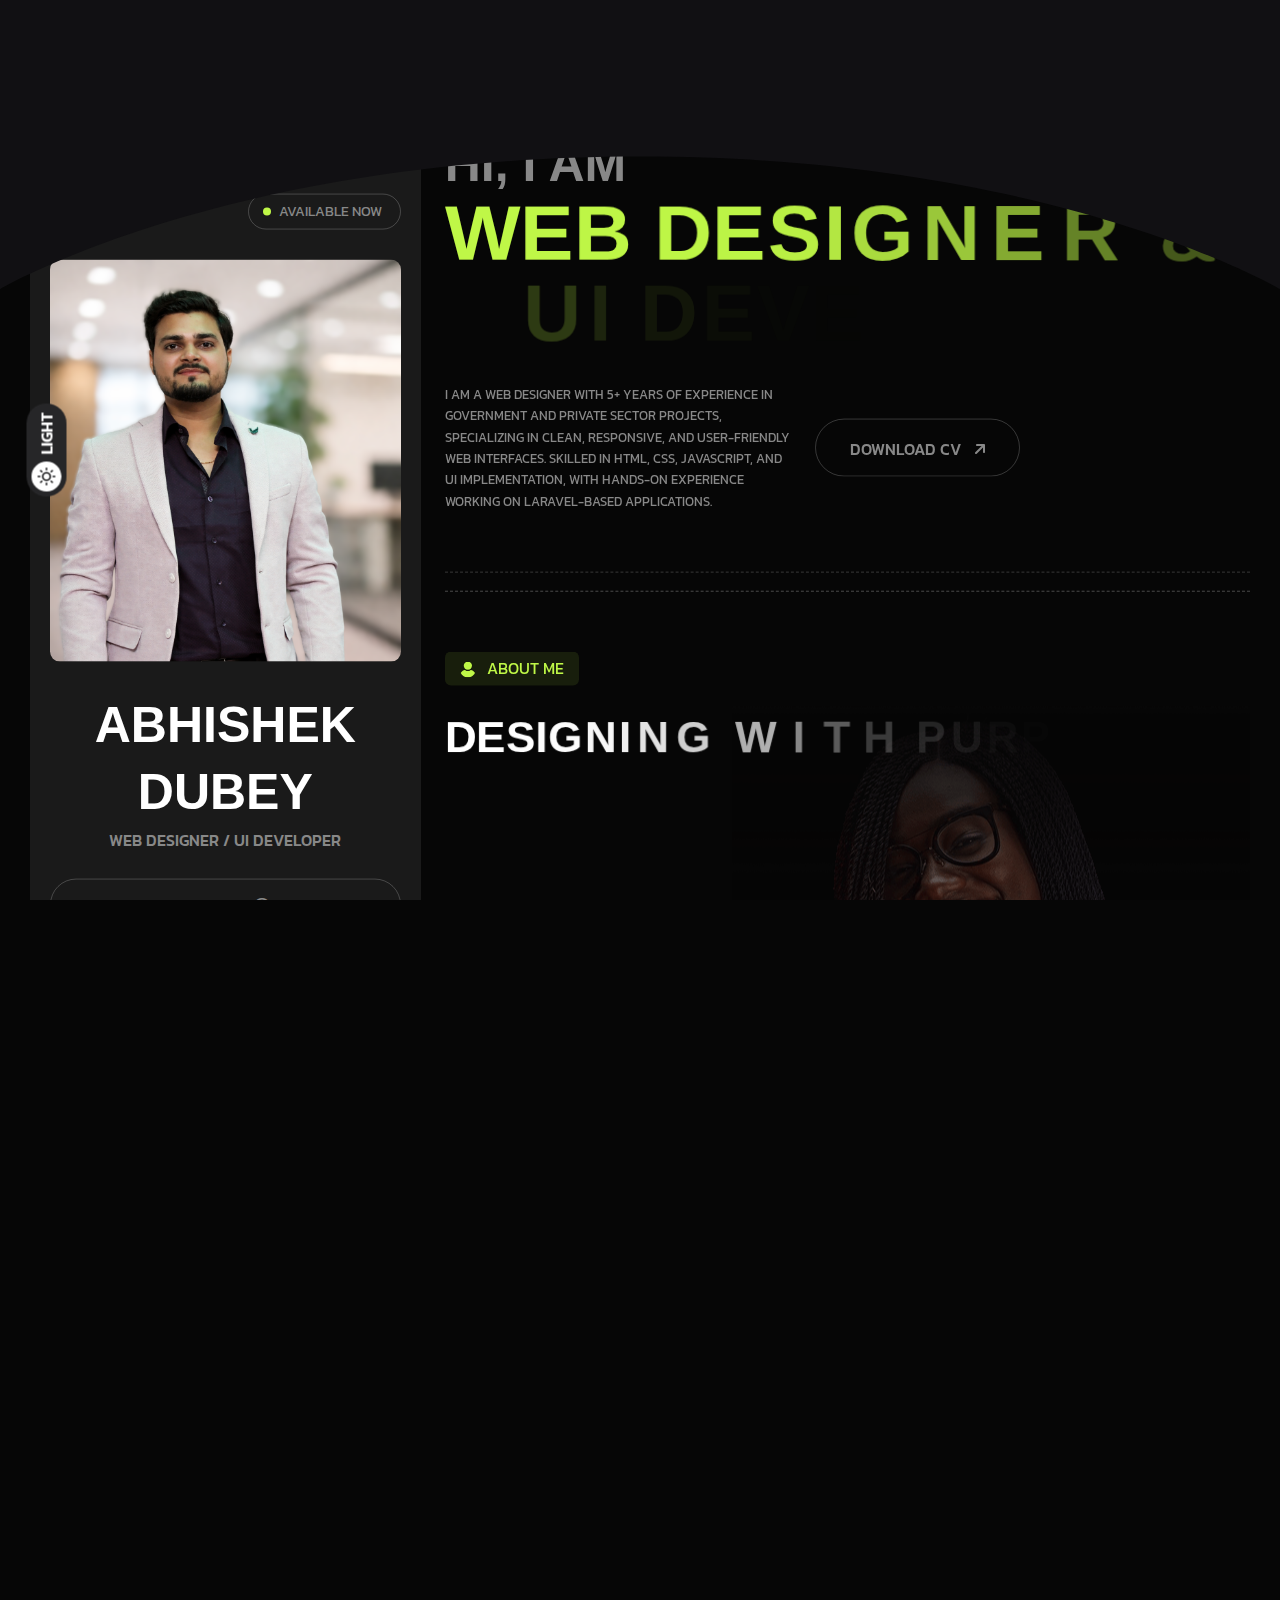
<file: index.html>
<!DOCTYPE html>
<html lang="en">
    <!--<< Header Area >>-->
    
<!-- Mirrored from revoxhtml.baseecom.com/index-3.html by HTTrack Website Copier/3.x [XR&CO'2014], Sun, 15 Feb 2026 16:48:16 GMT -->
<head>
        <!-- ========== Meta Tags ========== -->
        <meta charset="UTF-8">
        <meta http-equiv="X-UA-Compatible" content="IE=edge">
        <meta name="viewport" content="width=device-width, initial-scale=1">
        <meta name="author" content="namespace-it">
        <meta name="description" content="Revox  – Modern Personal Portfolio HTML Template">
        <!-- ======== Page title ============ -->
        <title>Abhishek Dubey Portfolio</title>
        <!--<< Favcion >>-->
        <link rel="shortcut icon" href="assets/img/favicon.svg">
        <!--<< Bootstrap min.css >>-->
        <link rel="stylesheet" href="assets/css/bootstrap.min.css">
        <!--<< All Min Css >>-->
        <link rel="stylesheet" href="assets/css/all.min.css">
        <!--<< Animate.css >>-->
        <link rel="stylesheet" href="assets/css/animate.css">
        <!--<< Magnific Popup.css >>-->
        <link rel="stylesheet" href="assets/css/magnific-popup.css">
        <!--<< MeanMenu.css >>-->
        <link rel="stylesheet" href="assets/css/meanmenu.css">
        <!--<< Swiper Bundle.css >>-->
        <link rel="stylesheet" href="assets/css/swiper-bundle.min.css">
        <!--<< Nice Select.css >>-->
        <link rel="stylesheet" href="assets/css/nice-select.css">
        <!--<< Main.css >>-->
        <link rel="stylesheet" href="assets/css/main.css">
    </head>
    <body>

        <!-- Preloader Start -->
        <div class="preloader">
            <svg viewBox="0 0 1000 1000" preserveAspectRatio="none">
                <path id="svg" d="M0,1005S175,995,500,995s500,5,500,5V0H0Z"></path>
            </svg>
            <h5 class="preloader-text">Abhidev </h5>
        </div>
        
         <!-- Back To Top Start -->
        <button id="back-top" class="back-to-top">
            <i class="fa-regular fa-arrow-up"></i>
        </button>

        <!-- GT MouseCursor Start -->
        <div class="mouseCursor cursor-outer"></div>
        <div class="mouseCursor cursor-inner"></div>

        <!-- Offcanvas Area Start -->
        <div class="fix-area  style-offcanvas-2 style-offcanvas-3">
            <div class="header-offcanvas-border">
                <div class="offcanvas__info">
                    <a href="index.html" class="offcanvas__logo">
                       <!-- <h3>Abhidev</h3> -->
                    </a>
                <div class="offcanvas__close">
                    <button>
                        <i class="fas fa-times"></i>
                    </button>
                </div>
                <div class="offcanvas__wrapper">
                    <div class="offcanvas__content">
                        <div class="mobile-menus style-2 fix"></div>
                    </div>
                </div>
            </div>
            </div>
        </div>
        <div class="offcanvas__overlay"></div>

        <!-- Header Section Start -->
        <header class="header-1 header-3 d-xxl-none">
            <div class="container">
                <div class="mega-menu-wrapper">
                    <div class="header-main">
                        <a href="index.html" class="offcanvas__logo d-xxl-none">
                              <!-- <h3>Abhidev</h3> -->
                        </a>
                        <div class="header-right justify-content-end align-items-center">
                            <div class="mean__menu-wrapper d-none">
                                <div class="main-menu">
                                    <nav id="mobile-menus">
                                        <ul>
                                              <li>
                                                <a href="index.html">Home</a>
                                            </li>
                                             <li>
                                                <a href="about.html">About me</a>
                                            </li>
                                            
                                        </ul>
                                    </nav>
                                </div>
                            </div>
                            <div class="sidebar__toggle justify-content-end">
                                <img src="assets/img/bar.svg" alt="img">
                            </div>
                        </div>
                    </div>
                </div>
            </div>
        </header>

       <div class="quick-switch">
            <!-- LIGHT OPTION (show when Light mode active) -->
            <div class="quick-option light">
                <span class="icon">
                <!-- Moon Icon -->
                    <svg width="15" height="15" viewBox="0 0 15 15" fill="none" xmlns="http://www.w3.org/2000/svg">
                        <path d="M14.8287 8.98524C14.7533 8.9096 14.6586 8.85595 14.555 8.83003C14.4513 8.80411 14.3426 8.80691 14.2404 8.83813C13.1186 9.17734 11.9258 9.20579 10.789 8.92042C9.65234 8.63506 8.61433 8.04659 7.78563 7.21772C6.95692 6.38884 6.36857 5.35062 6.08327 4.21368C5.79797 3.07674 5.82641 1.88368 6.16555 0.761623C6.19702 0.659381 6.20004 0.55049 6.17427 0.446663C6.14849 0.342836 6.09491 0.248 6.01928 0.172354C5.94365 0.096708 5.84884 0.0431147 5.74503 0.0173377C5.64122 -0.00843929 5.53236 -0.00542465 5.43013 0.0260573C3.87917 0.501266 2.51756 1.45364 1.53906 2.74765C0.683345 3.88399 0.161379 5.23649 0.0318067 6.65319C-0.0977656 8.06989 0.170189 9.49466 0.805567 10.7674C1.44095 12.0402 2.41857 13.1106 3.62862 13.8582C4.83866 14.6059 6.23318 15.0013 7.6555 15C9.31484 15.0051 10.93 14.4655 12.2533 13.4641C13.547 12.4854 14.4992 11.1235 14.9743 9.57223C15.0054 9.47037 15.0083 9.36197 14.9827 9.25859C14.957 9.15522 14.9038 9.06075 14.8287 8.98524ZM11.5458 12.5241C10.2997 13.4628 8.75648 13.9198 7.20024 13.8108C5.644 13.7018 4.17949 13.0342 3.07633 11.9309C1.97316 10.8276 1.30558 9.36283 1.19649 7.80628C1.08739 6.24972 1.54412 4.70614 2.4826 3.45968C3.09402 2.65207 3.88449 1.99741 4.7918 1.54721C4.74011 1.91001 4.71406 2.276 4.71384 2.64246C4.71598 4.67068 5.52247 6.61521 6.95634 8.04938C8.39021 9.48355 10.3343 10.2902 12.3621 10.2923C12.7293 10.2922 13.0959 10.2662 13.4594 10.2144C13.0089 11.122 12.3538 11.9127 11.5458 12.5241Z" fill="black"/>
                    </svg>
                </span>
                <span>Dark</span>
            </div>

            <!-- DARK OPTION (active by default) -->
            <div class="quick-option dark selected">
                <span class="icon">
                    <!-- Sun Icon -->
                    <svg width="18" height="18" viewBox="0 0 18 18" fill="none" xmlns="http://www.w3.org/2000/svg">
                        <g clip-path="url(#clip0_13045_889)">
                            <path d="M9 12.75C11.0711 12.75 12.75 11.0711 12.75 9C12.75 6.92893 11.0711 5.25 9 5.25C6.92893 5.25 5.25 6.92893 5.25 9C5.25 11.0711 6.92893 12.75 9 12.75Z" stroke="#0E0E10" stroke-width="1.5" stroke-linecap="round" stroke-linejoin="round"/>
                            <path d="M9 0.75V2.25" stroke="#0E0E10" stroke-width="1.5" stroke-linecap="round" stroke-linejoin="round"/>
                            <path d="M9 15.75V17.25" stroke="#0E0E10" stroke-width="1.5" stroke-linecap="round" stroke-linejoin="round"/>
                            <path d="M3.16504 3.16504L4.23004 4.23004" stroke="#0E0E10" stroke-width="1.5" stroke-linecap="round" stroke-linejoin="round"/>
                            <path d="M13.77 13.77L14.835 14.835" stroke="#0E0E10" stroke-width="1.5" stroke-linecap="round" stroke-linejoin="round"/>
                            <path d="M0.75 9H2.25" stroke="#0E0E10" stroke-width="1.5" stroke-linecap="round" stroke-linejoin="round"/>
                            <path d="M15.75 9H17.25" stroke="#0E0E10" stroke-width="1.5" stroke-linecap="round" stroke-linejoin="round"/>
                            <path d="M3.16504 14.835L4.23004 13.77" stroke="#0E0E10" stroke-width="1.5" stroke-linecap="round" stroke-linejoin="round"/>
                            <path d="M13.77 4.23004L14.835 3.16504" stroke="#0E0E10" stroke-width="1.5" stroke-linecap="round" stroke-linejoin="round"/>
                        </g>
                        <defs>
                            <clipPath id="clip0_13045_889">
                                <rect width="18" height="18" fill="white"/>
                            </clipPath>
                        </defs>
                    </svg>
                </span>
                <span>Light</span>
            </div>
        </div>

        <div id="smooth-wrapper">
            <div id="smooth-content">
                     <div class="page-wrapper-3 tp-panel-pin-area">
            <div class="row g-4 justify-content-between">
                <div class="col-xxl-3 col-xl-4 col-lg-5">
                    <div class="view-portfolio-item box-user tp-panel-pin">
                        <div class="top-head">
                            <a href="index.html" class="logo">
                                <h3>Abhidev</h3>
                            </a>
                             <a href="index.html" class="black-logo d-none">
                                <img src="assets/img/logo/black-logo.svg" alt="img">
                            </a>
                            <span>
                                Available now
                            </span>
                        </div>
                        <div class="thumb">
                            <img src="assets/img/photo-crop.png" alt="img">
                        </div>
                        <div class="content">
                            <h3>Abhishek dubey</h3>
                            <div class="line-ani">
                                <svg xmlns="http://www.w3.org/2000/svg" width="224" height="15" viewBox="0 0 224 15" fill="none">
                                <path class="arrow-path" d="M0 1H223L14.1415 14H182.751" stroke="#BFF747" stroke-width="2" stroke-linejoin="round"/>
                                </svg>
                            </div>
                            <p class="text">
                               Web Designer / UI Developer
                            </p>
                            <a href="index.html" class="theme-btn">
                                hire me <i class="fa-regular fa-circle-arrow-right"></i>
                            </a>
                            <a href="index.html" class="theme-btn">
                               view portfolio <i class="fa-regular fa-circle-arrow-right"></i>
                            </a>
                            <div class="counter-box">
                                <div class="counter-text">
                                    <h4><span class="count">5</span>+</h4>
                                    <p>YEARS EXPERIENCE</p>
                                </div>
                                <div class="border-style"></div>
                                <div class="counter-text">
                                    <h4><span class="count">20</span>+</h4>
                                    <p>TOTAL PROJECTS</p>
                                </div>
                            </div>
                        </div>
                    </div>
                </div>
                <div class="col-xxl-5 col-xl-8 col-lg-7">
                    <div class="page-wrap-item">
                        <section class="hero-3">
                            <h5 class="wow fadeInUp">hi, i am</h5>
                            <h3 class="hero_title tv_hero_title hero_title_1">Web Designer & UI Developer</h3>
                            <!-- <h1 class="wow fadeInUp" data-wow-delay=".3s">Specialist</h1> -->
                            <div class="hero-text">
                                <p class="wow fadeInUp" data-wow-delay=".5s">
                                  I am a Web Designer with 5+ years of experience in government and private sector projects, specializing in clean, responsive, and user-friendly web interfaces. Skilled in HTML, CSS, JavaScript, and UI implementation, with hands-on experience working on Laravel-based applications.
                                </p>
                                <a href="assets/img/my-assests/Abhishek_dubey_Final_resume.pdf" target="_blank" class="theme-btn wow fadeInUp" data-wow-delay=".7s">download cv <i class="fa-solid fa-arrow-up-right"></i></a>
                            </div>
                        </section>

                        <div class="border-dashed-item">
                            <div class="bt-dashed"></div>
                        </div>

                        <section class="about-section-3 fix" id="about">
                            <div class="about-wrapper-3">
                                <div class="about-image">
                                    <img data-speed=".8" src="assets/img/home-3/about-img.png" alt="img">
                                </div>
                                <div class="section-title-2">
                                    <div class="sec-sub">
                                        <img src="assets/img/home-3/user.svg" alt="img">
                                        About Me
                                    </div>
                                    <h2 class="hero_title tv_hero_title hero_title_1">
                                        Designing with Purpose and Passion <span>Every Pixel Tells a Story</span>
                                    </h2>
                                </div>
                                <div class="about-counter-2">
                                    <div class="counter-item">
                                        <div class="thumb">
                                            <img src="assets/img/home-2/skill/skill-icon-06.png" alt="img" width="51" height="51">
                                        </div>
                                        <div class="content">
                                            <h3><span class="count">98</span>%</h3>
                                            <p>HTML/CSS</p>
                                        </div>
                                    </div>
                                    <div class="bb-right"></div>
                                    <div class="counter-item">
                                        <div class="thumb">
                                            <img src="assets/img/home-2/skill/skill-icon-08.png" alt="img" width="51" height="51">
                                        </div>
                                        <div class="content">
                                            <h3><span class="count">90</span>%</h3>
                                            <p>Javascript</p>
                                        </div>
                                    </div>
                                    <div class="bb-right"></div>
                                    <div class="counter-item">
                                        <div class="thumb">
                                            <img src="assets/img/home-2/skill/mysql.png" alt="img" width="51" height="51">
                                        </div>
                                        <div class="content">
                                            <h3><span class="count">79</span>%</h3>
                                            <p>MYSQL</p>
                                        </div>
                                    </div>
                                    
                                </div>
                               
                                <p class="mt-4">
                                   I am a Web Designer with over 5 years of experience working on both government-level and private sector projects, specializing in creating clean, responsive, and user-friendly web interfaces. My core expertise lies in HTML, CSS, JavaScript, and UI implementation from design to production, along with hands-on experience collaborating on Laravel-based applications.
                                </p>
                                <p class="mt-4">
                                  Alongside design and development, I have a growing interest in data-driven technologies and databases, particularly MySQL, and I am actively expanding my skills toward analytics and AI-assisted workflows. I enjoy solving real-world problems through practical solutions and continuously upgrading my skills to stay aligned with modern industry trends.
                                </p>
                                <div class="about-btn">
                                    <a href="#" class="theme-btn">
                                        know more about me <i class="fa-solid fa-arrow-up-right"></i>
                                    </a>
                                    <div class="awrd-text">
                                        <img src="assets/img/home-3/award.png" alt="img">
                                        <div class="content">
                                   
                                           <p><span>2023-2024</span><br>
                                    <a href="assets/img/my-assests/winning-award.jpg">award wining</a></p>
                                        </div>
                                    </div>
                                </div>
                            </div>
                        </section>

                        <div class="border-dashed-item">
                            <div class="bt-dashed"></div>
                        </div>

                        <section class="service-section-3 fix" id="whatido">
                            <div class="section-title-2">
                                <div class="sec-sub">
                                    <img src="assets/img/home-3/user.svg" alt="img">
                                  What I Do — 
                                </div>
                                <h2 class="hero_title tv_hero_title hero_title_1">
                                   What I Offer as a Designer <span>Modern & User-Friendly Web Design</span>
                                </h2>
                            </div>   
                          <ul class="service-list-items-3">
    <li class="reveal-img fix">
        <div class="icon-items">
            <div class="icon">
                <img src="assets/img/home-3/icon/icon1.svg" alt="img">
            </div>
            <h3>Responsive Website Design</h3>
        </div>
        <div class="service-image">
            <img src="assets/img/home-3/service/service-1.jpg" alt="img">
        </div>
    </li>

    <li class="reveal-img">
        <div class="icon-items">
            <div class="icon">
                <img src="assets/img/home-3/icon/icon2.svg" alt="img">
            </div>
            <h3>UI Implementation (HTML, CSS, JS)</h3>
        </div>
        <div class="service-image">
            <img src="assets/img/home-3/service/service-2.jpg" alt="img">
        </div>
    </li>

    <li class="reveal-img">
        <div class="icon-items">
            <div class="icon">
                <img src="assets/img/home-3/icon/icon3.svg" alt="img">
            </div>
            <h3>Website Forms & Dashboard UI</h3>
        </div>
        <div class="service-image">
            <img src="assets/img/home-3/service/service-3.jpg" alt="img">
        </div>
    </li>

    <li class="reveal-img">
        <div class="icon-items">
            <div class="icon">
                <img src="assets/img/home-3/icon/icon4.svg" alt="img">
            </div>
            <h3>Website Optimization & Maintenance</h3>
        </div>
        <div class="service-image">
            <img src="assets/img/home-3/service/service-4.jpg" alt="img">
        </div>
    </li>
</ul>

                            <!-- <div class="service-btn text-center">
                                <a href="#" class="theme-btn">
                                    view all service <i class="fa-solid fa-arrow-up-right"></i>
                                </a>
                            </div> -->
                        </section>

                        <div class="border-dashed-item">
                            <div class="bt-dashed"></div>
                        </div>

                        <section class="project-section-3 tp-project-5-2-area fix pb-150">
                            <div class="section-title-2 mb-0 text-center tp-project-5-2-title">
                                <div class="sec-sub">
                                    <img src="assets/img/home-3/user.svg" alt="img">
                                  my organization projects
                                </div>
                                <h3 class="prtoject-title">
                                  works
                                </h3>
                                    <div class="line-ani">
                                    <svg xmlns="http://www.w3.org/2000/svg" width="424" height="15" viewBox="0 0 424 15" fill="none">
                                    <path class="arrow-path" d="M0 1H423L26.8244 14H346.654" stroke="#BFF747" stroke-width="2" stroke-linejoin="round"/>
                                    </svg>
                                </div>
                            </div>  
                            <div class="row">
                                <div class="col-lg-6 col-md-6 col-sm-6">
                                    <div class="project-item-style-3">
                                        <div class="thumb">
                                            <img src="assets/img/my-assests/mahakumbh.jpeg" alt="img" width="300" height="350">
                                            <a href="https://kumbhpds.org/en" class="arrow-icon">
                                                <i class="fa-solid fa-arrow-up-right"></i>
                                            </a>
                                        </div>
                                        <div class="content">
                                            <h3><a href="project-details.html">Mahakumbh Prayagraj -2024</a></h3>
                                        </div>
                                    </div>
                                </div>
                                <div class="col-lg-6 col-md-6 col-sm-6">
                                    <div class="project-item-style-3 style-margin">
                                        <div class="thumb">
                                            <img src="assets/img/my-assests/nskfdc.png" alt="img" width="300" height="350">
                                            <a href="project-details.html" class="arrow-icon">
                                                <i class="fa-solid fa-arrow-up-right"></i>
                                            </a>
                                        </div>
                                        <div class="content">
                                      
                                            <h3><a href="https://namastescheme.com/">National Safai Karamcharis Finance & Development Corporation(NSKFDC)</a></h3>
                                        </div>
                                    </div>
                                </div>
                                <div class="col-lg-12">
                                    <div class="project-item-style-3">
                                        <div class="thumb style-width">
                                            <img src="assets/img/my-assests/aiia.png" alt="img" width="700" height="350">
                                            <a href="project-details.html" class="arrow-icon">
                                                <i class="fa-solid fa-arrow-up-right"></i>
                                            </a>
                                        </div>
                                        <div class="content">
                                         
                                            <h3><a href="project-details.html">AIIA - All India Institute of Ayurveda</a></h3>
                                        </div>
                                    </div>
                                </div>
                                 <div class="col-lg-6 col-md-6 col-sm-6">
                                    <div class="project-item-style-3">
                                        <div class="thumb">
                                            <img src="assets/img/my-assests/oil-india.png" alt="img" width="300" height="350" width="300" height="350">
                                            <a href="https://cap.oilindia.in/" class="arrow-icon">
                                                <i class="fa-solid fa-arrow-up-right"></i>
                                            </a>
                                        </div>
                                        <div class="content">
                                         
                                            <h3><a href="project-details.html">OIL India</a></h3>
                                        </div>
                                    </div>
                                </div>
                                <div class="col-lg-6 col-md-6 col-sm-6">
                                    <div class="project-item-style-3 style-margin">
                                        <div class="thumb">
                                            <img src="assets/img/my-assests/diaboss.png" alt="img"  width="300" height="350">
                                            <a href="https://diabossshipping.uat-projects.com/" class="arrow-icon">
                                                <i class="fa-solid fa-arrow-up-right"></i>
                                            </a>
                                        </div>
                                        <div class="content">
                                        
                                            <h3><a href="project-details.html">Diaboss Shipping</a></h3>
                                        </div>
                                    </div>
                                </div>
                                 <div class="col-lg-6 col-md-6 col-sm-6">
                                    <div class="project-item-style-3">
                                        <div class="thumb">
                                            <img src="assets/img/my-assests/cipam.jpg" alt="img" width="300" height="350">
                                            <a href="https://cipam.coralworldtrade.com/" class="arrow-icon">
                                                <i class="fa-solid fa-arrow-up-right"></i>
                                            </a>
                                        </div>
                                        <div class="content">
                                            
                                            <h3><a href="project-details.html">CIPAM</a></h3>
                                        </div>
                                    </div>
                                </div>
                                <div class="col-lg-6 col-md-6 col-sm-6">
                                    <div class="project-item-style-3 style-margin">
                                        <div class="thumb">
                                            <img src="assets/img/my-assests/hpscb.png" alt="img" width="300" height="350">
                                            <a href="https://hpscb.com/" class="arrow-icon">
                                                <i class="fa-solid fa-arrow-up-right"></i>
                                            </a>
                                        </div>
                                        <div class="content">
                                         
                                            <h3><a href="project-details.html">HPSCB</a></h3>
                                        </div>
                                    </div>
                                </div>
                            </div> 
                            <!-- <div class="project-btn mt-5 text-center wow fadeInUp" data-wow-delay=".3s">
                                <a href="#" class="theme-btn">
                                    view all projects <i class="fa-solid fa-arrow-up-right"></i>
                                </a>
                            </div> -->
                        </section>

                        <div class="border-dashed-item">
                            <div class="bt-dashed"></div>
                        </div>

                        <section class="work-experience-section-3" style="background-image: url('assets/img/home-3/work-experience-bg.png');">
                            <div class="sub-title">
                                <img src="assets/img/home-3/suitcase.svg" alt="img">
                                work experience
                            </div>
                            <div class="section-title-2">
                                <h2 class="hero_title tv_hero_title hero_title_1">
                                    My Journey as a <span>Designer</span>
                                </h2>
                            </div>
                         <ul class="work-experience-list-items wow fadeInUp" data-wow-delay=".3s">
    <li class="pt-0">
        <h3 class="title">
            Infoneo Technologies
        </h3>
        <p class="text-1">Senior Web Designer</p>
        <p class="text-2">Jan 2024 – 2026</p>
    </li>

    <li>
        <h3 class="title">
            Infoneo Technologies
        </h3>
        <p class="text-1">Web Designer</p>
        <p class="text-2">Mar 2022 – Dec 2023</p>
    </li>

    <li>
        <h3 class="title">
            Infoneo Technologies
        </h3>
        <p class="text-1">Junior Web Designer</p>
        <p class="text-2">Mar 2021 – Feb 2022</p>
    </li>

    <li>
        <h3 class="title">
            Learning & Freelance Projects
        </h3>
        <p class="text-1">HTML/CSS Developer</p>
        <p class="text-2">Before Mar 2021</p>
    </li>
</ul>

                        </section>

                        <!-- <section class="video-banner-section">
                            <div class="video-image1">
                                <img data-speed=".8" src="assets/img/home-3/video-banner.jpg" alt="img">
                                <h2 class="reels-title">reels</h2>
                                <a href="https://www.youtube.com/watch?v=-sAOWhvheK8" class="video-btn ripple video-popup">
                                    <span class="icon"><i class="fa-solid fa-play"></i></span>
                                </a>
                            </div>
                        </section> -->

                        <section class="work-achievements-section" style="background-image: url(assets/img/home-3/work-achievements-bg.png);">
                             <div class="sub-title">
                               <b>2024</b> award wining
                            </div>
                            <div class="section-title-2">
                                <h2 class="hero_title tv_hero_title hero_title_1">
                                   previous Work <span>& Achievements</span>
                                </h2>
                                 <img src="assets/img/home-3/award2.png" alt="">
                            </div>
                           <ul>
    <li>
        <span class="year">2021</span>
        <span class="text">Worked on AIIA – Learning Management System (LMS)</span>
    </li>
    <li>
        <span class="year">2022</span>
        <span class="text">Developed BEML Government Manufacturing Website</span>
    </li>
    <li>
        <span class="year">2023</span>
        <span class="text">Designed MBSPSU University Website and HPSCB Portal</span>
    </li>
    <li>
        <span class="year">2024</span>
        <span class="text">Worked on MahaKumbh Prayagraj, Namaste Schemes Portal (NSKFDC) and Oil India Tender System</span>
    </li>
    <li>
        <span class="year">2025</span>
        <span class="text">Contributed to ONGC and ICMR Projects</span>
    </li>
</ul>

                        </section>

                        <div class="border-dashed-item">
                            <div class="bt-dashed"></div>
                        </div>

                        <!-- <div class="testimonial-section-3">
                            <div class="row g-4">
                                <div class="col-lg-8">
                                   <div class="swiper testimonial-slider-3">
                                    <div class="swiper-wrapper">
                                        <div class="swiper-slide">
                                            <div class="testimonial-box-items-3">
                                                <div class="quote-icon">
                                                    <img src="assets/img/home-3/quote.png" alt="img">
                                                </div>
                                                <p>
                                                    Revox  Studio has created remarkable work for The Whitney building that helped us define not just this individual building but the new direction in which we are heading as a group
                                                </p>
                                                <div class="bottom-item">
                                                    <img src="assets/img/home-3/upwork.png" alt="img">
                                                    <div class="star">
                                                        <i class="fa-solid fa-star"></i>
                                                        <i class="fa-solid fa-star"></i>
                                                        <i class="fa-solid fa-star"></i>
                                                        <i class="fa-solid fa-star"></i>
                                                        <i class="fa-solid fa-star"></i>
                                                    </div>
                                                </div>
                                            </div>
                                        </div>
                                    </div>
                                   </div>
                                    <div class="array-button">
                                        <button class="array-prev"><i class="fa-solid fa-arrow-left"></i></button>
                                        <button class="array-next"><i class="fa-solid fa-arrow-right"></i></button>
                                    </div>
                                </div>
                                <div class="col-lg-4">
                                    <div class="tetsimonial-image-3">
                                        <img data-speed=".8" src="assets/img/home-3/testimonial-image.jpg" alt="img">
                                    </div>
                                </div>
                            </div>
                        </div> -->

                     

                        <!-- <div class="brand-section-3">
                            <div class="brand-wrapper-3">
                               <div class="text-center">
                                 <span>trusted clients worldwide</span>
                               </div>
                               <div class="swiper brand-slider-3">
                                    <div class="swiper-wrapper">
                                        <div class="swiper-slide">
                                            <div class="brand-image-3">
                                                <img src="assets/img/home-3/brand1.png" alt="img">
                                            </div>
                                        </div>
                                        <div class="swiper-slide">
                                            <div class="brand-image-3">
                                                <img src="assets/img/home-3/brand2.png" alt="img">
                                            </div>
                                        </div>
                                        <div class="swiper-slide">
                                            <div class="brand-image-3">
                                                <img src="assets/img/home-3/brand3.png" alt="img">
                                            </div>
                                        </div>
                                        <div class="swiper-slide">
                                            <div class="brand-image-3">
                                                <img src="assets/img/home-3/brand4.png" alt="img">
                                            </div>
                                        </div>
                                    </div>
                               </div>
                            </div>
                        </div> -->

                        

                        <section class="contact-section-3" style="background-image: url('assets/img/home-3/contact-bg.png');">
                            <div class="sub-title">
                               <img src="assets/img/home-3/message.svg" alt="img"> get in touch
                            </div>
                            <div class="section-title-2">
                                <h2 class="hero_title tv_hero_title hero_title_1">
                                  let’s work <span>together</span>
                                </h2>
                            </div>
                           <form action="#" class="wow fadeInUp" data-wow-delay=".3s">
                                <div class="row g-4">
                                    <div class="col-lg-6">
                                        <div class="form-clt">
                                            <input type="text" placeholder="Enter Your Name">
                                        </div>
                                    </div>
                                    <div class="col-lg-6">
                                        <div class="form-clt">
                                            <input type="text" placeholder="Enter Your Number">
                                        </div>
                                    </div>
                                    <div class="col-lg-12">
                                        <div class="form-clt">
                                            <input type="text" placeholder="Enter Your Email">
                                        </div>
                                    </div>
                                    <div class="col-lg-12">
                                        <div class="form-clt">
                                            <textarea name="message" placeholder="Enter Your Messanger"></textarea>
                                        </div>
                                    </div>
                                    <div class="col-lg-12">
                                        <div class="form-clt">
                                          
                                        </div>
                                    </div>
                                    <div class="col-lg-12">
                                        <button type="submit" class="theme-btn">
                                            send message <i class="fa-solid fa-arrow-up-right"></i>
                                        </button>
                                    </div>
                                </div>
                            </form>
                        </section>

                        <div class="border-dashed-item">
                            <div class="bt-dashed"></div>
                        </div>

                        <!-- <section class="news-section-3">
                            <div class="section-title-2 text-center mb-4">
                                <div class="sec-sub">
                                    <img src="assets/img/home-3/user.svg" alt="img">
                                   news & blog
                                </div>
                                <h2 class="hero_title tv_hero_title hero_title_1">
                                  latest news <span>& article</span>
                                </h2>
                            </div>
                            <div class="row">
                                <div class="col-lg-12">
                                    <div class="news-style-item-3 wow fadeInUp" data-wow-delay=".3s">
                                        <div class="thumb">
                                            <img src="assets/img/home-3/news/news-01.jpg" alt="img">
                                        </div>
                                        <div class="content">
                                            <ul>
                                                <li>
                                                    <span>web design</span>
                                                    <span class="color-2">Aug 27, 2026</span>
                                                </li>
                                            </ul>
                                            <h3>
                                                <a href="news-details.html">
                                                    Unlocking the future of business how smart innovation creates lasting impactful design services
                                                </a>
                                            </h3>
                                            <div class="client-info">
                                                <div class="client-image">
                                                    <img src="assets/img/home-1/news/client-01.png" alt="img">
                                                </div>
                                                <div class="client-content">
                                                    <p class="name">Pixelone</p>
                                                    <p>Composed by</p>
                                                </div>
                                            </div>
                                        </div>
                                    </div>
                                    <div class="news-style-item-3 wow fadeInUp" data-wow-delay=".5s">
                                        <div class="thumb">
                                            <img src="assets/img/home-3/news/news-02.jpg" alt="img">
                                        </div>
                                        <div class="content">
                                            <ul>
                                                <li>
                                                    <span>web design</span>
                                                    <span class="color-2">Aug 27, 2026</span>
                                                </li>
                                            </ul>
                                            <h3>
                                                <a href="news-details.html">
                                                   Unlocking the future of business how smart innovation creates lasting impactful design services
                                                </a>
                                            </h3>
                                            <div class="client-info">
                                                <div class="client-image">
                                                    <img src="assets/img/home-1/news/client-01.png" alt="img">
                                                </div>
                                                <div class="client-content">
                                                    <p class="name">Pixelone</p>
                                                    <p>Composed by</p>
                                                </div>
                                            </div>
                                        </div>
                                    </div>
                                     <div class="news-style-item-3 bb-none wow fadeInUp" data-wow-delay=".7s">
                                        <div class="thumb fix">
                                            <img src="assets/img/home-3/news/news-03.jpg" alt="img">
                                        </div>
                                        <div class="content">
                                            <ul>
                                                <li>
                                                    <span>web design</span>
                                                    <span class="color-2">Aug 27, 2026</span>
                                                </li>
                                            </ul>
                                            <h3>
                                                <a href="news-details.html">
                                                   Unlocking the future of business how smart innovation creates lasting impactful design services
                                                </a>
                                            </h3>
                                            <div class="client-info">
                                                <div class="client-image">
                                                    <img src="assets/img/home-1/news/client-01.png" alt="img">
                                                </div>
                                                <div class="client-content">
                                                    <p class="name">Pixelone</p>
                                                    <p>Composed by</p>
                                                </div>
                                            </div>
                                        </div>
                                    </div>
                                </div>
                            </div>
                        </section> -->

                     

                        <footer class="footer-section-3">
                            <div class="footer-box-items">
                                
                                <div class="content">
                                    <p>Get Started a Projects?</p>
                                    <h2 class="wt-about-title">LET'S WORK <u>TOGETHER</u></h2>
                                    <div class="icon-items-area">
                                           <div class="icon-items">
                                            <a href="#" class="icon">
                                              <i class="fa-brands fa-github"></i>

                                            </a>
                                            <a href="https://github.com/theAbhideveloper">Git</a>
                                        </div>
                                        <div class="icon-items">
                                            <a href="#" class="icon">
                                                <i class="fa-brands fa-linkedin-in"></i>
                                            </a>
                                            <a href="https://www.linkedin.com/in/abhishek-dubey-892a37271/" target="_blank">Linkedin</a>
                                        </div>
                                        <div class="icon-items">
                                            <a href="#" class="icon">
                                                <i class="fa-brands fa-facebook-f"></i>
                                            </a>
                                            <a href="#">Facebook</a>
                                        </div>
                                     
                                    </div>
                                </div>
                                <div class="f-bottom-text">
                                    
                                   <small style="font-size: 12px;line-height: 10px;text-transform: none;"><strong>Note :</strong> Projects displayed are part of my professional work under employment and are shown only for portfolio demonstration. All copyrights belong to respective organizations.</small>
                                   <p>Copyright © <b>Abhishek dubey</b></p>
                                </div>
                            </div>
                            <!-- <a href="index-2.html" class="revox-image">
                                <img src="assets/img/home-3/revox.png" alt="img">
                            </a>
                            <a href="index-2.html" class="revox-image2 d-none">
                                <img src="assets/img/home-3/revox2.png" alt="img">
                            </a> -->
                        </footer>

                    </div>
                </div>
                <div class="col-xxl-1 d-none d-xxl-block">
                    <div class="sidebar-sticky-item box-user tp-panel-pin pt-0">
                        <div class="header__hamburger my-auto">
                            <div class="sidebar__toggle">
                                <img src="assets/img/bar.svg" alt="img">
                            </div>
                        </div>
                         <div class="mail-info">
                                <i class="fa-solid fa-envelope"></i>
                               <a href="mailto:dubeyabhishek653@gmail.com">dubeyabhishek653@gmail.com</a>
                            </div>
                            <div class="social-icon">
                                  <a href="https://github.com/theAbhideveloper"><i class="fab fa-github"></i></a>
                                <a href="https://www.linkedin.com/in/abhishek-dubey-892a37271/" target="_blank"><i class="fab fa-linkedin-in"></i></a>
                                <a href="#"><i class="fab fa-facebook-f"></i></a>
                              
                       
                            </div>
                    </div>
                </div>
            </div>
                    </div>
            </div>
        </div>


       
      

        <!--<< All JS Plugins >>-->
        <script src="assets/js/jquery-3.7.1.min.js"></script>
        <!--<< Viewport Js >>-->
        <script src="assets/js/viewport.jquery.js"></script>
        <!--<< Bootstrap Js >>-->
        <script src="assets/js/bootstrap.bundle.min.js"></script>
        <!--<< Gsap Min Js >>-->
        <script src="assets/js/gsap.min.js"></script>
        <!--<< ScrollTrigger Min Js >>-->
        <script src="assets/js/ScrollTrigger.min.js"></script>
        <!--<< ScrollSmoother Min Js >>-->
        <script src="assets/js/ScrollSmoother.min.js"></script>
        <!--<< ScrollToPlugin Min Js >>-->
        <script src="assets/js/ScrollToPlugin.min.js"></script>
        <!--<< SplitText Min Js >>-->
        <script src="assets/js/SplitText.min.js"></script>
        <!--<< TextPlugin Min Js >>-->
        <script src="assets/js/TextPlugin.js"></script>
         <!--<< Chroma Min Js >>-->
        <script src="assets/js/chroma.min.js"></script>
        <!--<< nice-selec Js >>-->
        <script src="assets/js/jquery.nice-select.min.js"></script>
        <!--<< Waypoints Js >>-->
        <script src="assets/js/jquery.waypoints.js"></script>
        <!--<< Counterup Js >>-->
        <script src="assets/js/jquery.counterup.min.js"></script>
        <!--<< Swiper Slider Js >>-->
        <script src="assets/js/swiper-bundle.min.js"></script>
        <!--<< MeanMenu Js >>-->
        <script src="assets/js/jquery.meanmenu.min.js"></script>
        <!--<< Parallaxie Js >>-->
        <script src="assets/js/parallaxie.js"></script>
        <!--<< Magnific Popup Js >>-->
        <script src="assets/js/jquery.magnific-popup.min.js"></script>
        <!--<< Wow Animation Js >>-->
        <script src="assets/js/wow.min.js"></script>
        <!--<< Main.js >>-->
        <script src="assets/js/main.js"></script>
<script>
// Disable Right Click
document.addEventListener('contextmenu', function(e) {
    e.preventDefault();
});

// Disable Keys
document.addEventListener('keydown', function(e) {

    // Ctrl+U (View Source)
    if (e.ctrlKey && (e.key === 'u' || e.key === 'U')) e.preventDefault();

    // Ctrl+Shift+I (Inspect)
    if (e.ctrlKey && e.shiftKey && (e.key === 'I' || e.key === 'i')) e.preventDefault();

    // Ctrl+Shift+C (Inspect Element)
    if (e.ctrlKey && e.shiftKey && (e.key === 'C' || e.key === 'c')) e.preventDefault();

    // F12
    if (e.key === 'F12') e.preventDefault();
});
</script>


    </body>

<!-- Mirrored from revoxhtml.baseecom.com/index-3.html by HTTrack Website Copier/3.x [XR&CO'2014], Sun, 15 Feb 2026 16:48:40 GMT -->
</html>
</file>
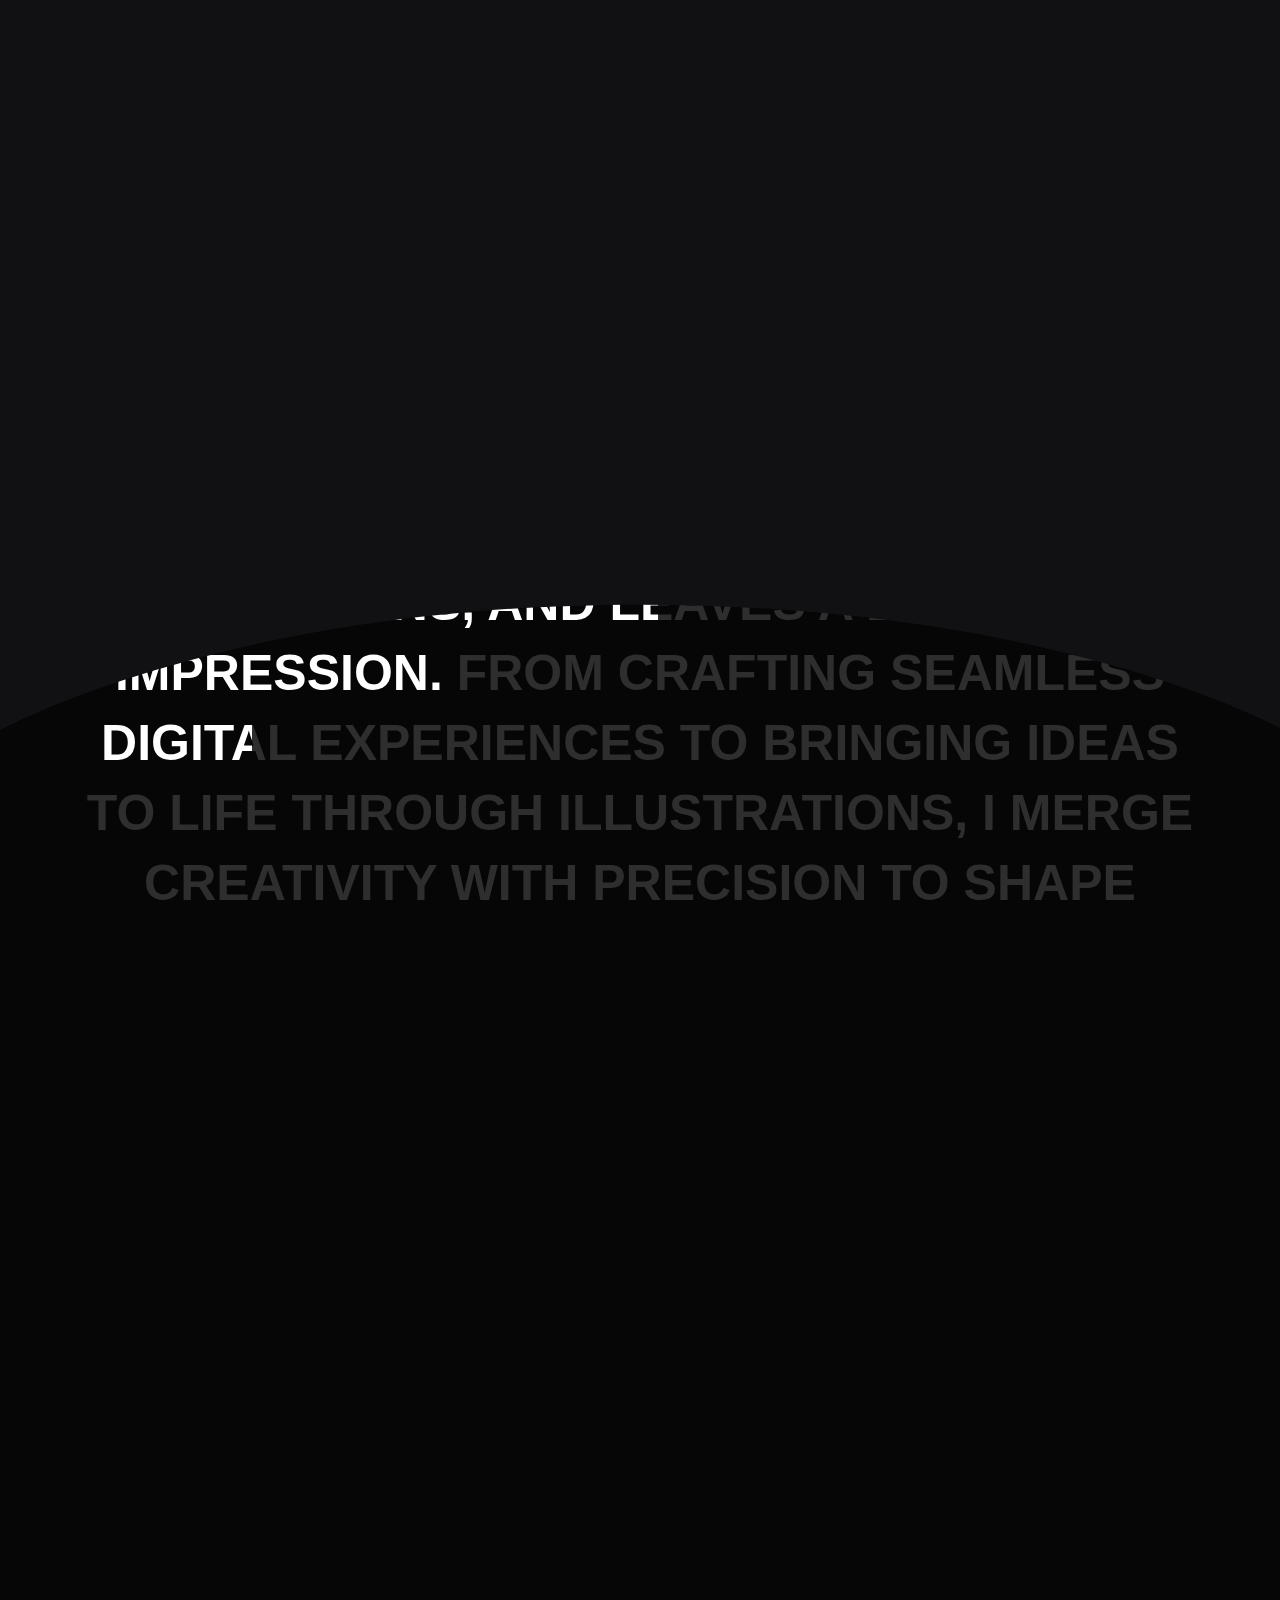
<file: about.html>
<!DOCTYPE html>
<html lang="en">
    <!--<< Header Area >>-->
    
<!-- Mirrored from revoxhtml.baseecom.com/about.html by HTTrack Website Copier/3.x [XR&CO'2014], Sun, 15 Feb 2026 16:49:10 GMT -->
<head>
        <!-- ========== Meta Tags ========== -->
        <meta charset="UTF-8">
        <meta http-equiv="X-UA-Compatible" content="IE=edge">
        <meta name="viewport" content="width=device-width, initial-scale=1">
        <meta name="author" content="namespace-it">
        <meta name="description" content="Revox  – Modern Personal Portfolio HTML Template">
        <!-- ======== Page title ============ -->
        <title>Revox  – Modern Personal Portfolio HTML Template</title>
        <!--<< Favcion >>-->
        <link rel="shortcut icon" href="assets/img/favicon.svg">
        <!--<< Bootstrap min.css >>-->
        <link rel="stylesheet" href="assets/css/bootstrap.min.css">
        <!--<< All Min Css >>-->
        <link rel="stylesheet" href="assets/css/all.min.css">
        <!--<< Animate.css >>-->
        <link rel="stylesheet" href="assets/css/animate.css">
        <!--<< Magnific Popup.css >>-->
        <link rel="stylesheet" href="assets/css/magnific-popup.css">
        <!--<< MeanMenu.css >>-->
        <link rel="stylesheet" href="assets/css/meanmenu.css">
        <!--<< Swiper Bundle.css >>-->
        <link rel="stylesheet" href="assets/css/swiper-bundle.min.css">
        <!--<< Nice Select.css >>-->
        <link rel="stylesheet" href="assets/css/nice-select.css">
        <!--<< Main.css >>-->
        <link rel="stylesheet" href="assets/css/main.css">
    </head>
    <body>

        <!-- Preloader Start -->
        <div class="preloader">
            <svg viewBox="0 0 1000 1000" preserveAspectRatio="none">
                <path id="svg" d="M0,1005S175,995,500,995s500,5,500,5V0H0Z"></path>
            </svg>
            <h5 class="preloader-text">Revox </h5>
        </div>
        
        <!-- Back To Top Start -->
        <button id="back-top" class="back-to-top">
            <i class="fa-regular fa-arrow-up"></i>
        </button>

        <!-- GT MouseCursor Start -->
        <div class="mouseCursor cursor-outer"></div>
        <div class="mouseCursor cursor-inner"></div>

        <!-- Offcanvas Area Start -->
        <div class="fix-area">
            <div class="offcanvas__info style-2">
                <div class="offcanvas__wrapper">
                    <div class="offcanvas__content">
                        <div class="offcanvas__top mb-5 d-flex justify-content-between align-items-center">
                            <div class="offcanvas__logo">
                                <a href="index-2.html">
                                    <img src="assets/img/logo/white-icon.svg" alt="img">
                                </a>
                            </div>
                            <div class="offcanvas__close">
                                <button>
                                <i class="fas fa-times"></i>
                                </button>
                            </div>
                        </div>
                        <p class="text d-none d-xl-block">
                            Nullam dignissim, ante scelerisque the  is euismod fermentum odio sem semper the is erat, a feugiat leo urna eget eros. Duis Aenean a imperdiet risus.
                        </p>
                        <div class="mobile-menu fix mb-3"></div>
                       
                    </div>
                </div>
            </div>
        </div>
        <div class="offcanvas__overlay"></div>

        <!-- Header Section Start -->
        <header id="header-sticky" class="header-2 inner-page-style">
            <div class="container">
                <div class="mega-menu-wrapper">
                    <div class="header-main">
                        <a href="index-2.html" class="header-logo">
                            <img src="assets/img/logo/white-icon.svg" alt="img">
                        </a>
                        <a href="index-2.html" class="header-logo2 d-none">
                            <img src="assets/img/logo/black-logo.svg" alt="img">
                        </a>
                         <div class="mean__menu-wrapper">
                            <div class="main-menu">
                                 <nav id="mobile-menu">
                                    <ul>
                                        <li class="has-dropdown active menu-thumb">
                                            <a href="index-2.html">
                                                Home 
                                            </a>
                                            <ul class="submenu has-homemenu">
                                                <li>
                                                    <div class="homemenu-items">
                                                        <div class="homemenu">
                                                            <div class="homemenu-thumb mb-15">
                                                            <img src="assets/img/header/home-2.jpg" alt="img">
                                                                <div class="demo-button">
                                                                <a href="index-2.html" class="gt-theme-btn">Demo page</a>
                                                                </div>
                                                            </div>
                                                            <div class="homemenu-content text-center">
                                                                <h4 class="homemenu-title">
                                                                 WEB DEVELOPER 
                                                                </h4>
                                                            </div>
                                                        </div>
                                                         <div class="homemenu">
                                                            <div class="homemenu-thumb">
                                                                <img src="assets/img/header/home-1.jpg" alt="img">
                                                                <div class="demo-button">
                                                                <a href="index-3.html" class="gt-theme-btn">Demo page</a>
                                                                </div>
                                                            </div>
                                                            <div class="homemenu-content text-center">
                                                                <h4 class="homemenu-title">
                                                                    UX/UI DESIGNER  
                                                                </h4>
                                                            </div>
                                                        </div>
                                                        <div class="homemenu">
                                                            <div class="homemenu-thumb mb-15">
                                                           <img src="assets/img/header/home-3.jpg" alt="img">
                                                                <div class="demo-button">
                                                                <a href="index-4.html" class="gt-theme-btn">Demo page</a>
                                                                </div>
                                                            </div>
                                                            <div class="homemenu-content text-center">
                                                                <h4 class="homemenu-title">
                                                                Graphic designer
                                                                </h4>
                                                            </div>
                                                        </div>
                                                        <div class="homemenu">
                                                            <div class="homemenu-thumb mb-15">
                                                           <img src="assets/img/header/home-4.jpg" alt="img">
                                                                <div class="demo-button">
                                                                <a href="index-5.html" class="gt-theme-btn">Demo page</a>
                                                                </div>
                                                            </div>
                                                            <div class="homemenu-content text-center">
                                                                <h4 class="homemenu-title">
                                                                   Fashion Model
                                                                </h4>
                                                            </div>
                                                        </div>
                                                        <div class="homemenu">
                                                            <div class="homemenu-thumb mb-15">
                                                           <img src="assets/img/header/home-5.jpg" alt="img">
                                                                <div class="demo-button">
                                                                <a href="smart-portfolio.html" class="gt-theme-btn">Demo page</a>
                                                                </div>
                                                            </div>
                                                            <div class="homemenu-content text-center">
                                                                <h4 class="homemenu-title">
                                                                   Coverflow Slider
                                                                </h4>
                                                            </div>
                                                        </div>
                                                        <div class="homemenu">
                                                            <div class="homemenu-thumb mb-15">
                                                           <img src="assets/img/header/home-6.jpg" alt="img">
                                                                <div class="demo-button">
                                                                <a href="smart-portfolio-2.html" class="gt-theme-btn">Demo page</a>
                                                                </div>
                                                            </div>
                                                            <div class="homemenu-content text-center">
                                                                <h4 class="homemenu-title">
                                                                   Wrapper Slider
                                                                </h4>
                                                            </div>
                                                        </div>
                                                        <div class="homemenu">
                                                            <div class="homemenu-thumb mb-15">
                                                           <img src="assets/img/header/home-7.jpg" alt="img">
                                                                <div class="demo-button">
                                                                <a href="portfolio-horizontal.html" class="gt-theme-btn">Demo page</a>
                                                                </div>
                                                            </div>
                                                            <div class="homemenu-content text-center">
                                                                <h4 class="homemenu-title">
                                                                   Horizontal Slider
                                                                </h4>
                                                            </div>
                                                        </div>
                                                        <div class="homemenu">
                                                            <div class="homemenu-thumb mb-15">
                                                           <img src="assets/img/header/home-8.jpg" alt="img">
                                                                <div class="demo-button">
                                                                <a href="portfolio-parallax.html" class="gt-theme-btn">Demo page</a>
                                                                </div>
                                                            </div>
                                                            <div class="homemenu-content text-center">
                                                                <h4 class="homemenu-title">
                                                                   Parallax Slider
                                                                </h4>
                                                            </div>
                                                        </div>
                                                        <div class="homemenu">
                                                            <div class="homemenu-thumb mb-15">
                                                           <img src="assets/img/header/home-9.jpg" alt="img">
                                                                <div class="demo-button">
                                                                <a href="portfolio-vertical.html" class="gt-theme-btn">Demo page</a>
                                                                </div>
                                                            </div>
                                                            <div class="homemenu-content text-center">
                                                                <h4 class="homemenu-title">
                                                                   Vertical Slider
                                                                </h4>
                                                            </div>
                                                        </div>
                                                    </div>
                                                </li>
                                            </ul>
                                        </li>
                                        <li class="has-dropdown active d-xl-none">
                                            <a href="javascript:void(0)" class="border-none">
                                            Home
                                            </a>
                                            <ul class="submenu">
                                                <li><a href="index-2.html">WEB DEVELOPER</a></li>
                                                <li><a href="index-3.html">UX/UI DESIGNER</a></li>
                                                <li><a href="index-4.html">Graphic designer</a></li>
                                                <li><a href="index-5.html">Fashion Model</a></li>
                                                <li><a href="smart-portfolio.html">Coverflow Slider</a></li>
                                                <li><a href="smart-portfolio-2.html">Wrapper Slider</a></li>
                                                <li><a href="portfolio-horizontal.html">Horizontal Slider</a></li>
                                                <li><a href="portfolio-parallax.html">Parallax Slider</a></li>
                                                <li><a href="portfolio-vertical.html">Vertical Slider</a></li>
                                            </ul>
                                        </li>
                                            <li>
                                            <a href="about.html">about me</a>
                                        </li>
                                        <li class="has-dropdown">
                                            <a href="javascript:void(0)">
                                                Pages
                                            </a>
                                            <ul class="submenu">
                                                <li class="has-dropdown">
                                                    <a href="javascript:void(0)">
                                                        Service
                                                        <i class="fas fa-angle-right"></i>
                                                    </a>
                                                    <ul class="submenu">
                                                        <li><a href="service.html">Services</a></li>
                                                        <li><a href="service-details.html">Service Details</a></li>
                                                    </ul>
                                                </li>
                                                <li><a href="faq.html">Our Faq</a></li>
                                                <li><a href="404.html">404 Page</a></li>
                                            </ul>
                                        </li>
                                        <li>
                                            <a href="javascript:void(0)">
                                                Portfolio
                                            </a>
                                            <ul class="submenu">
                                                <li><a href="project.html">Portfolio Page</a></li>
                                                <li><a href="project-grid.html">Portfolio Grid</a></li>
                                                <li><a href="project-details.html">Portfolio Details</a></li>
                                            </ul>
                                        </li>
                                        <li>
                                            <a href="javascript:void(0)">
                                                Blog
                                            </a>
                                            <ul class="submenu">
                                                <li><a href="news-grid.html">Blog Grid</a></li>
                                                <li><a href="news.html">Blog Standard</a></li>
                                                <li><a href="news-details.html">Blog Details</a></li>
                                            </ul>
                                        </li>
                                        <li>
                                            <a href="contact.html">Contact Us</a>
                                        </li>
                                    </ul>
                                </nav>
                            </div>
                        </div>
                        <div class="header-right d-flex justify-content-end align-items-center mt-0">
                            <a href="contact.html" class="theme-btn">Hire Me <i class="fa-solid fa-arrow-up-right"></i></a>
                            <div class="header__hamburger d-xl-none my-auto">
                               <div class="sidebar__toggle">
                                    <img src="assets/img/bar.svg" alt="img">
                                </div>
                            </div>
                        </div>
                    </div>
                </div>
            </div>
        </header>

        <div class="quick-switch">
            <!-- LIGHT OPTION (show when Light mode active) -->
            <div class="quick-option light">
                <span class="icon">
                <!-- Moon Icon -->
                    <svg width="15" height="15" viewBox="0 0 15 15" fill="none" xmlns="http://www.w3.org/2000/svg">
                        <path d="M14.8287 8.98524C14.7533 8.9096 14.6586 8.85595 14.555 8.83003C14.4513 8.80411 14.3426 8.80691 14.2404 8.83813C13.1186 9.17734 11.9258 9.20579 10.789 8.92042C9.65234 8.63506 8.61433 8.04659 7.78563 7.21772C6.95692 6.38884 6.36857 5.35062 6.08327 4.21368C5.79797 3.07674 5.82641 1.88368 6.16555 0.761623C6.19702 0.659381 6.20004 0.55049 6.17427 0.446663C6.14849 0.342836 6.09491 0.248 6.01928 0.172354C5.94365 0.096708 5.84884 0.0431147 5.74503 0.0173377C5.64122 -0.00843929 5.53236 -0.00542465 5.43013 0.0260573C3.87917 0.501266 2.51756 1.45364 1.53906 2.74765C0.683345 3.88399 0.161379 5.23649 0.0318067 6.65319C-0.0977656 8.06989 0.170189 9.49466 0.805567 10.7674C1.44095 12.0402 2.41857 13.1106 3.62862 13.8582C4.83866 14.6059 6.23318 15.0013 7.6555 15C9.31484 15.0051 10.93 14.4655 12.2533 13.4641C13.547 12.4854 14.4992 11.1235 14.9743 9.57223C15.0054 9.47037 15.0083 9.36197 14.9827 9.25859C14.957 9.15522 14.9038 9.06075 14.8287 8.98524ZM11.5458 12.5241C10.2997 13.4628 8.75648 13.9198 7.20024 13.8108C5.644 13.7018 4.17949 13.0342 3.07633 11.9309C1.97316 10.8276 1.30558 9.36283 1.19649 7.80628C1.08739 6.24972 1.54412 4.70614 2.4826 3.45968C3.09402 2.65207 3.88449 1.99741 4.7918 1.54721C4.74011 1.91001 4.71406 2.276 4.71384 2.64246C4.71598 4.67068 5.52247 6.61521 6.95634 8.04938C8.39021 9.48355 10.3343 10.2902 12.3621 10.2923C12.7293 10.2922 13.0959 10.2662 13.4594 10.2144C13.0089 11.122 12.3538 11.9127 11.5458 12.5241Z" fill="black"/>
                    </svg>
                </span>
                <span>Dark</span>
            </div>

            <!-- DARK OPTION (active by default) -->
            <div class="quick-option dark selected">
                <span class="icon">
                    <!-- Sun Icon -->
                    <svg width="18" height="18" viewBox="0 0 18 18" fill="none" xmlns="http://www.w3.org/2000/svg">
                        <g clip-path="url(#clip0_13045_889)">
                            <path d="M9 12.75C11.0711 12.75 12.75 11.0711 12.75 9C12.75 6.92893 11.0711 5.25 9 5.25C6.92893 5.25 5.25 6.92893 5.25 9C5.25 11.0711 6.92893 12.75 9 12.75Z" stroke="#0E0E10" stroke-width="1.5" stroke-linecap="round" stroke-linejoin="round"/>
                            <path d="M9 0.75V2.25" stroke="#0E0E10" stroke-width="1.5" stroke-linecap="round" stroke-linejoin="round"/>
                            <path d="M9 15.75V17.25" stroke="#0E0E10" stroke-width="1.5" stroke-linecap="round" stroke-linejoin="round"/>
                            <path d="M3.16504 3.16504L4.23004 4.23004" stroke="#0E0E10" stroke-width="1.5" stroke-linecap="round" stroke-linejoin="round"/>
                            <path d="M13.77 13.77L14.835 14.835" stroke="#0E0E10" stroke-width="1.5" stroke-linecap="round" stroke-linejoin="round"/>
                            <path d="M0.75 9H2.25" stroke="#0E0E10" stroke-width="1.5" stroke-linecap="round" stroke-linejoin="round"/>
                            <path d="M15.75 9H17.25" stroke="#0E0E10" stroke-width="1.5" stroke-linecap="round" stroke-linejoin="round"/>
                            <path d="M3.16504 14.835L4.23004 13.77" stroke="#0E0E10" stroke-width="1.5" stroke-linecap="round" stroke-linejoin="round"/>
                            <path d="M13.77 4.23004L14.835 3.16504" stroke="#0E0E10" stroke-width="1.5" stroke-linecap="round" stroke-linejoin="round"/>
                        </g>
                        <defs>
                            <clipPath id="clip0_13045_889">
                                <rect width="18" height="18" fill="white"/>
                            </clipPath>
                        </defs>
                    </svg>
                </span>
                <span>Light</span>
            </div>
        </div>

        <div id="smooth-wrapper">
            <div id="smooth-content">
                 <!-- About Section Start -->
        <section class="about-section-inner">
            <div class="container">
                <div class="about-inner-wrapper">
                    <div class="about-head wow fadeInUp" data-wow-delay=".3s">
                        <h1>About<img src="assets/img/inner/emoji.png" alt="img">me</h1>
                        <p><a href="#"><i class="fa-solid fa-location-dot"></i>  based in florida, download resume</a></p>
                    </div>
                    <h2 class="about-sub text_invert-2">
                        ✨ Hey! <b>I’m Adrian Wells.</b> I believe design is more than just visuals it’s a language that tells stories, sparks emotions, and leaves a lasting impression. From crafting seamless digital experiences to bringing ideas to life through illustrations, I merge creativity with precision to shape work that truly connects and inspires.
                    </h2>
                    <div class="about-image fix">
                        <img data-speed=".7" src="assets/img/inner/about/about.jpg" alt="img">
                    </div>
                </div>
            </div>
        </section>

        <!-- About Section Start -->
        <section class="about-counter-section fix section-padding pt-0">
            <div class="container">
                <div class="row g-4">
                    <div class="col-xl-3 col-lg-4 col-md-6 wow fadeInUp" data-wow-delay=".2s">
                        <div class="about-counter-box">
                            <h2>
                                <span class="count">120</span>
                                <sub>+</sub>
                            </h2>
                            <p>
                                Proudly serving happy clients
                                who trust my creativity.
                            </p>
                            <div class="client-info">
                                <img src="assets/img/inner/about/client-info.png" alt="img">
                            </div>
                        </div>
                    </div>
                     <div class="col-xl-3 col-lg-4 col-md-6 wow fadeInUp" data-wow-delay=".4s">
                        <div class="about-counter-box">
                            <h2>
                                <span class="count">90</span>
                                <sub>%</sub>
                            </h2>
                            <p>
                               Clients return with fresh ideas
                                and new projects.       
                            </p>
                            <div class="icon">
                                <img src="assets/img/inner/about/icon1.svg" alt="img">
                            </div>
                        </div>
                    </div>
                     <div class="col-xl-3 col-lg-4 col-md-6 wow fadeInUp" data-wow-delay=".6s">
                        <div class="about-counter-box">
                            <h2>
                                0<span class="count">7</span>
                                <sub>+</sub>
                            </h2>
                            <p>
                               Bringing years of expertise in
                              crafting digital experiences.
                            </p>
                             <div class="icon">
                                <img src="assets/img/inner/about/icon2.svg" alt="img">
                            </div>
                        </div>
                    </div>
                     <div class="col-xl-3 col-lg-4 col-md-6 wow fadeInUp" data-wow-delay=".8s">
                        <div class="about-counter-box">
                            <h2>
                                <span class="count">250</span>
                                <sub>+</sub>
                            </h2>
                            <p>
                                A Track Record of Successful
                                Projects deliverd
                            </p>
                             <div class="icon">
                                <img src="assets/img/inner/about/icon3.svg" alt="img">
                            </div>
                        </div>
                    </div>
                </div>
            </div>
        </section>

        <section class="approach-section fix section-padding pt-0">
            <div class="container">
                <div class="approach-wrapper">
                    <div class="approach-top-items">
                        <h2 class="text_invert-2">
                            My Approach to Design and the Philosophy Behind It
                        </h2>
                        <ul>
                            <li>
                                - Creative Design 
                            </li>
                            <li>
                                -  Expert Development
                            </li>
                            <li>
                                - Masterful Execution
                            </li>
                        </ul>
                        <a href="project.html" class="theme-btn">let’s talk about project <i class="fa-solid fa-arrow-up-right"></i></a>
                    </div>
                    <div class="approach-wrap-items">
                            <h3 class="text_invert-2">
                                Perfection
                            </h3>
                            <p>
                                Perfection isn’t just a goal, it’s a journey. Each step refined with care and focus. From concept to final execution, excellence guides every decision.
                            </p>
                            <div class="approach-thumb fix">
                                <img class="grow" src="assets/img/inner/about/approach1.jpg" alt="img">
                            </div>
                        </div>
                        <div class="approach-wrap-items">
                            <h3 class="text_invert-2">
                                Innovative
                            </h3>
                            <p>
                                Perfection isn’t just a goal, it’s a journey. Each step refined with care and focus. From concept to final execution, excellence guides every decision.
                            </p>
                            <div class="approach-thumb fix">
                                <img class="grow" src="assets/img/inner/about/approach2.jpg" alt="img">
                            </div>
                        </div>
                        <div class="approach-wrap-items pb-0">
                            <h3 class="text_invert-2">
                                Expertise
                            </h3>
                            <p>
                                Perfection isn’t just a goal, it’s a journey. Each step refined with care and focus. From concept to final execution, excellence guides every decision.
                            </p>
                            <div class="approach-thumb fix">
                                <img class="grow" src="assets/img/inner/about/approach3.jpg" alt="img">
                            </div>
                        </div>
                </div>
            </div>
        </section>

        <!-- Favorite Tools Section Start -->
        <section class="favorite-tools-section fix section-padding pt-0">
            <div class="container">
                <div class="favorite-tools-wrapper">
                    <h3>
                        <span>My</span> Favorite <br> Tools
                    </h3>
                    <div class="vec-shape">
                        <img src="assets/img/vec.png" alt="img">
                    </div>
                    <div class="favorite-tools-items">
                        <div class="skill-counter">
                            <img src="assets/img/home-1/about/xd.png" alt="img">
                            <div class="content">
                                <h2>
                                    <span class="count">93</span>%
                                </h2>
                                <p>Adobe_Xd </p>
                            </div>
                        </div>
                        <div class="line-shape"></div>
                        <div class="skill-counter">
                            <img src="assets/img/home-1/about/sketch.png" alt="img">
                            <div class="content">
                                <h2>
                                    <span class="count">88</span>%
                                </h2>
                                <p>Sketch </p>
                            </div>
                        </div>
                        <div class="line-shape"></div>
                        <div class="skill-counter">
                            <img src="assets/img/home-1/about/figma.png" alt="img">
                            <div class="content">
                                <h2>
                                    <span class="count">98</span>%
                                </h2>
                                <p>Figma </p>
                            </div>
                        </div>
                        <div class="line-shape"></div>
                        <div class="skill-counter">
                            <img src="assets/img/home-1/about/ps.png" alt="img">
                            <div class="content">
                                <h2>
                                    <span class="count">90</span>%
                                </h2>
                                <p>Photoshop </p>
                            </div>
                        </div>
                        <div class="line-shape"></div>
                        <div class="skill-counter">
                            <img src="assets/img/home-1/about/ai.png" alt="img">
                            <div class="content">
                                <h2>
                                    <span class="count">79</span>%
                                </h2>
                                <p>Illustrator </p>
                            </div>
                        </div>
                    </div>
                </div>
            </div>
        </section>

         <!-- Work Experience Section Start -->
        <section class="work-experience-section-1 style-2 fix section-padding pt-0">
            <div class="line-shape">
                <img src="assets/img/home-1/work-experience/line-shape.png" alt="img">
            </div>
            <div class="arrow1 float-bob-y">
                <img src="assets/img/arrow1.png" alt="img">
            </div>
            <div class="arrow2 float-bob-x">
                <img src="assets/img/arrow2.png" alt="img">
            </div>
            <div class="container">
                <div class="section-title text-center">
                    <div class="sec-sub before-none">
                       Work Experience
                    </div>
                    <h2 class="hero_title tv_hero_title hero_title_1">
                        A proven UI/UX Designer <span>with over 8 <br> years </span>of expertise
                    </h2>
                </div>
                <div class="feature-work-experience-wrap fix">

                    <!-- Preview Slider -->
                    <div class="feature-work-experience-preview">
                        <div class="feature-work-experience-preview-slider fw_preview_slider_active">
                        <div class="swiper-wrapper">
                            <div class="swiper-slide">
                                <div class="feature-work-experience-preview-slider-item wa-fix wa-img-cover">
                                    <img src="assets/img/home-1/work-experience/c1.png" alt="img">
                                </div>
                            </div>
                            <div class="swiper-slide">
                                <div class="feature-work-experience-preview-slider-item wa-fix wa-img-cover">
                                    <img src="assets/img/home-1/work-experience/c2.png" alt="img">
                                </div>
                            </div>
                            <div class="swiper-slide">
                                <div class="feature-work-experience-preview-slider-item wa-fix wa-img-cover">
                                    <img src="assets/img/home-1/work-experience/c3.png" alt="img">
                                </div>
                            </div>
                            <div class="swiper-slide">
                                <div class="feature-work-experience-preview-slider-item wa-fix wa-img-cover">
                                    <img src="assets/img/home-1/work-experience/c4.png" alt="img">
                                </div>
                            </div>
                            <div class="swiper-slide">
                                <div class="feature-work-experience-preview-slider-item wa-fix wa-img-cover">
                                    <img src="assets/img/home-1/work-experience/c5.png" alt="img">
                                </div>
                            </div>
                            <div class="swiper-slide">
                                <div class="feature-work-experience-preview-slider-item wa-fix wa-img-cover">
                                    <img src="assets/img/home-1/work-experience/c6.png" alt="img">
                                </div>
                            </div>
                            <div class="swiper-slide">
                                <div class="feature-work-experience-preview-slider-item wa-fix wa-img-cover">
                                    <img src="assets/img/home-1/work-experience/c7.png" alt="img">
                                </div>
                            </div>
                            <div class="swiper-slide">
                                <div class="feature-work-experience-preview-slider-item wa-fix wa-img-cover">
                                    <img src="assets/img/home-1/work-experience/c2.png" alt="img">
                                </div>
                            </div>
                            <div class="swiper-slide">
                                <div class="feature-work-experience-preview-slider-item wa-fix wa-img-cover">
                                <img src="assets/img/home-1/work-experience/c3.png" alt="img">
                                </div>
                            </div>
                            <div class="swiper-slide">
                                <div class="feature-work-experience-preview-slider-item wa-fix wa-img-cover">
                                <img src="assets/img/home-1/work-experience/c4.png" alt="img">
                                </div>
                            </div>
                            <div class="swiper-slide">
                                <div class="feature-work-experience-preview-slider-item wa-fix wa-img-cover">
                                <img src="assets/img/home-1/work-experience/c1.png" alt="img">
                                </div>
                            </div>
                            <div class="swiper-slide">
                                <div class="feature-work-experience-preview-slider-item wa-fix wa-img-cover">
                                    <img src="assets/img/home-1/work-experience/c6.png" alt="img">
                                </div>
                            </div>
                            <div class="swiper-slide">
                                <div class="feature-work-experience-preview-slider-item wa-fix wa-img-cover">
                                    <img src="assets/img/home-1/work-experience/c7.png" alt="img">
                                </div>
                            </div>
                        </div>
                        </div>
                    </div>
                    <!-- Main Slider -->
                    <div class="feature-work-experience-main-slider fw_main_slider_active wa-fix">
                        <div class="swiper-wrapper">
                            <div class="swiper-slide">
                                <div class="feature-work-experience-main-slider-single">
                                    <div class="client-info-items">
                                        <div class="client-img">
                                            <img src="assets/img/home-1/work-experience/info-1.png" alt="img">
                                        </div>
                                        <div class="info-content">
                                            <h3>ABC Tech Ltd</h3>
                                            <span>Jan 2022 – Present</span>
                                        </div>
                                    </div>
                                    <div class="info-item">
                                        <h4>UI/UX Designer</h4>
                                        <div class="text-cont">
                                            <p class="mb-4">
                                                Designed 20+ mobile and web app interfaces using Figma & Adobe XD.
                                            </p>
                                            <p>
                                                Increased client conversion rates by up to 40% with improved design systems.
                                            </p>
                                        </div>
                                    </div>
                                </div>
                            </div>
                             <div class="swiper-slide">
                                <div class="feature-work-experience-main-slider-single">
                                    <div class="client-info-items">
                                        <div class="client-img">
                                            <img src="assets/img/home-1/work-experience/info-2.png" alt="img">
                                        </div>
                                        <div class="info-content">
                                            <h3>ABC2 Tech Ltd</h3>
                                            <span>Jan 2022 – Present</span>
                                        </div>
                                    </div>
                                    <div class="info-item">
                                        <h4>UI/UX Designer</h4>
                                        <div class="text-cont">
                                            <p class="mb-4">
                                                Designed 20+ mobile and web app interfaces using Figma & Adobe XD.
                                            </p>
                                            <p>
                                                Increased client conversion rates by up to 40% with improved design systems.
                                            </p>
                                        </div>
                                    </div>
                                </div>
                            </div>
                             <div class="swiper-slide">
                                <div class="feature-work-experience-main-slider-single">
                                    <div class="client-info-items">
                                        <div class="client-img">
                                            <img src="assets/img/home-1/work-experience/info-3.png" alt="img">
                                        </div>
                                        <div class="info-content">
                                            <h3>ABC3 Tech Ltd</h3>
                                            <span>Jan 2022 – Present</span>
                                        </div>
                                    </div>
                                    <div class="info-item">
                                        <h4>UI/UX Designer</h4>
                                        <div class="text-cont">
                                            <p class="mb-4">
                                                Designed 20+ mobile and web app interfaces using Figma & Adobe XD.
                                            </p>
                                            <p>
                                                Increased client conversion rates by up to 40% with improved design systems.
                                            </p>
                                        </div>
                                    </div>
                                </div>
                            </div>
                             <div class="swiper-slide">
                                <div class="feature-work-experience-main-slider-single">
                                    <div class="client-info-items">
                                        <div class="client-img">
                                            <img src="assets/img/home-1/work-experience/info-4.png" alt="img">
                                        </div>
                                        <div class="info-content">
                                            <h3>ABC4 Tech Ltd</h3>
                                            <span>Jan 2022 – Present</span>
                                        </div>
                                    </div>
                                    <div class="info-item">
                                        <h4>UI/UX Designer</h4>
                                        <div class="text-cont">
                                            <p class="mb-4">
                                                Designed 20+ mobile and web app interfaces using Figma & Adobe XD.
                                            </p>
                                            <p>
                                                Increased client conversion rates by up to 40% with improved design systems.
                                            </p>
                                        </div>
                                    </div>
                                </div>
                            </div>
                            <div class="swiper-slide">
                                <div class="feature-work-experience-main-slider-single">
                                    <div class="client-info-items">
                                        <div class="client-img">
                                            <img src="assets/img/home-1/work-experience/info-5.png" alt="img">
                                        </div>
                                        <div class="info-content">
                                            <h4>ABC49 Tech Ltd</h4>
                                            <span>Jan 2022 – Present</span>
                                        </div>
                                    </div>
                                    <div class="info-item">
                                        <h4>UI/UX Designer</h4>
                                        <div class="text-cont">
                                            <p class="mb-4">
                                                Designed 20+ mobile and web app interfaces using Figma & Adobe XD.
                                            </p>
                                            <p>
                                                Increased client conversion rates by up to 40% with improved design systems.
                                            </p>
                                        </div>
                                    </div>
                                </div>
                            </div>
                            <div class="swiper-slide">
                                <div class="feature-work-experience-main-slider-single">
                                    <div class="client-info-items">
                                        <div class="client-img">
                                            <img src="assets/img/home-1/work-experience/info-6.png" alt="img">
                                        </div>
                                        <div class="info-content">
                                            <h3>ABC48 Tech Ltd</h3>
                                            <span>Jan 2022 – Present</span>
                                        </div>
                                    </div>
                                    <div class="info-item">
                                        <h4>UI/UX Designer</h4>
                                        <div class="text-cont">
                                            <p class="mb-4">
                                                Designed 20+ mobile and web app interfaces using Figma & Adobe XD.
                                            </p>
                                            <p>
                                                Increased client conversion rates by up to 40% with improved design systems.
                                            </p>
                                        </div>
                                    </div>
                                </div>
                            </div>
                            <div class="swiper-slide">
                                <div class="feature-work-experience-main-slider-single">
                                    <div class="client-info-items">
                                        <div class="client-img">
                                            <img src="assets/img/home-1/work-experience/info-7.png" alt="img">
                                        </div>
                                        <div class="info-content">
                                            <h3>ABC47 Tech Ltd</h3>
                                            <span>Jan 2022 – Present</span>
                                        </div>
                                    </div>
                                    <div class="info-item">
                                        <h4>UI/UX Designer</h4>
                                        <div class="text-cont">
                                            <p class="mb-4">
                                                Designed 20+ mobile and web app interfaces using Figma & Adobe XD.
                                            </p>
                                            <p>
                                                Increased client conversion rates by up to 40% with improved design systems.
                                            </p>
                                        </div>
                                    </div>
                                </div>
                            </div>
                            <div class="swiper-slide">
                                <div class="feature-work-experience-main-slider-single">
                                    <div class="client-info-items">
                                        <div class="client-img">
                                            <img src="assets/img/home-1/work-experience/info-1.png" alt="img">
                                        </div>
                                        <div class="info-content">
                                            <h3>ABC46 Tech Ltd</h3>
                                            <span>Jan 2022 – Present</span>
                                        </div>
                                    </div>
                                    <div class="info-item">
                                        <h4>UI/UX Designer</h4>
                                        <div class="text-cont">
                                            <p class="mb-4">
                                                Designed 20+ mobile and web app interfaces using Figma & Adobe XD.
                                            </p>
                                            <p>
                                                Increased client conversion rates by up to 40% with improved design systems.
                                            </p>
                                        </div>
                                    </div>
                                </div>
                            </div>
                            <div class="swiper-slide">
                                <div class="feature-work-experience-main-slider-single">
                                    <div class="client-info-items">
                                        <div class="client-img">
                                            <img src="assets/img/home-1/work-experience/info-3.png" alt="img">
                                        </div>
                                        <div class="info-content">
                                            <h3>ABC45 Tech Ltd</h3>
                                            <span>Jan 2022 – Present</span>
                                        </div>
                                    </div>
                                    <div class="info-item">
                                        <h4>UI/UX Designer</h4>
                                        <div class="text-cont">
                                            <p class="mb-4">
                                                Designed 20+ mobile and web app interfaces using Figma & Adobe XD.
                                            </p>
                                            <p>
                                                Increased client conversion rates by up to 40% with improved design systems.
                                            </p>
                                        </div>
                                    </div>
                                </div>
                            </div>
                            <div class="swiper-slide">
                                <div class="feature-work-experience-main-slider-single">
                                    <div class="client-info-items">
                                        <div class="client-img">
                                            <img src="assets/img/home-1/work-experience/info-4.png" alt="img">
                                        </div>
                                        <div class="info-content">
                                            <h3>ABC44 Tech Ltd</h3>
                                            <span>Jan 2022 – Present</span>
                                        </div>
                                    </div>
                                    <div class="info-item">
                                        <h4>UI/UX Designer</h4>
                                        <div class="text-cont">
                                            <p class="mb-4">
                                                Designed 20+ mobile and web app interfaces using Figma & Adobe XD.
                                            </p>
                                            <p>
                                                Increased client conversion rates by up to 40% with improved design systems.
                                            </p>
                                        </div>
                                    </div>
                                </div>
                            </div>
                            <div class="swiper-slide">
                                <div class="feature-work-experience-main-slider-single">
                                    <div class="client-info-items">
                                        <div class="client-img">
                                            <img src="assets/img/home-1/work-experience/info-5.png" alt="img">
                                        </div>
                                        <div class="info-content">
                                            <h3>ABC43 Tech Ltd</h3>
                                            <span>Jan 2022 – Present</span>
                                        </div>
                                    </div>
                                    <div class="info-item">
                                        <h4>UI/UX Designer</h4>
                                        <div class="text-cont">
                                            <p class="mb-4">
                                                Designed 20+ mobile and web app interfaces using Figma & Adobe XD.
                                            </p>
                                            <p>
                                                Increased client conversion rates by up to 40% with improved design systems.
                                            </p>
                                        </div>
                                    </div>
                                </div>
                            </div>
                            <div class="swiper-slide">
                                <div class="feature-work-experience-main-slider-single">
                                    <div class="client-info-items">
                                        <div class="client-img">
                                            <img src="assets/img/home-1/work-experience/info-6.png" alt="img">
                                        </div>
                                        <div class="info-content">
                                            <h3>ABC42 Tech Ltd</h3>
                                            <span>Jan 2022 – Present</span>
                                        </div>
                                    </div>
                                    <div class="info-item">
                                        <h4>UI/UX Designer</h4>
                                        <div class="text-cont">
                                            <p class="mb-4">
                                                Designed 20+ mobile and web app interfaces using Figma & Adobe XD.
                                            </p>
                                            <p>
                                                Increased client conversion rates by up to 40% with improved design systems.
                                            </p>
                                        </div>
                                    </div>
                                </div>
                            </div>
                            <div class="swiper-slide">
                                <div class="feature-work-experience-main-slider-single">
                                    <div class="client-info-items">
                                        <div class="client-img">
                                            <img src="assets/img/home-1/work-experience/info-7.png" alt="img">
                                        </div>
                                        <div class="info-content">
                                            <h3>ABC41 Tech Ltd</h3>
                                            <span>Jan 2022 – Present</span>
                                        </div>
                                    </div>
                                    <div class="info-item">
                                        <h4>UI/UX Designer</h4>
                                        <div class="text-cont">
                                            <p class="mb-4">
                                                Designed 20+ mobile and web app interfaces using Figma & Adobe XD.
                                            </p>
                                            <p>
                                                Increased client conversion rates by up to 40% with improved design systems.
                                            </p>
                                        </div>
                                    </div>
                                </div>
                            </div>
                        </div>
                    </div>
                </div>
            </div>
            
        </section>

        <!-- Project Section Start -->
        <section class="project-section-3 fix section-padding pt-0">
            <div class="swiper project-inner-slider">
                <div class="swiper-wrapper">
                    <div class="swiper-slide">
                        <div class="project-inner-image">
                            <img src="assets/img/project/project-01.jpg" alt="img">
                            <div class="content">
                                <p>App / Development </p>
                                    <h3><a href="project-details.html">Online Learning Platform</a></h3>
                                </div>
                            <a href="project-details.html" class="circle-icon">
                                <i class="fa-solid fa-arrow-up-right"></i>
                            </a>
                        </div>
                    </div>
                     <div class="swiper-slide">
                        <div class="project-inner-image">
                            <img src="assets/img/project/project-02.jpg" alt="img">
                            <div class="content">
                                <p>App / Development </p>
                                    <h3><a href="project-details.html">Online Learning Platform</a></h3>
                                </div>
                            <a href="project-details.html" class="circle-icon">
                                <i class="fa-solid fa-arrow-up-right"></i>
                            </a>
                        </div>
                    </div>
                     <div class="swiper-slide">
                        <div class="project-inner-image">
                            <img src="assets/img/project/project-03.jpg" alt="img">
                            <div class="content">
                                <p>App / Development </p>
                                    <h3><a href="project-details.html">Online Learning Platform</a></h3>
                                </div>
                            <a href="project-details.html" class="circle-icon">
                                <i class="fa-solid fa-arrow-up-right"></i>
                            </a>
                        </div>
                    </div>
                     <div class="swiper-slide">
                        <div class="project-inner-image">
                            <img src="assets/img/project/project-04.jpg" alt="img">
                            <div class="content">
                                <p>App / Development </p>
                                    <h3><a href="project-details.html">Online Learning Platform</a></h3>
                                </div>
                            <a href="project-details.html" class="circle-icon">
                                <i class="fa-solid fa-arrow-up-right"></i>
                            </a>
                        </div>
                    </div>
                </div>
            </div>
        </section>


        <!-- Award Winning Section Start -->
         <section class="award-section-2 section-padding fix approach-area section-bg">
            <div class="award-image">
                <img src="assets/img/home-2/award-img.png" alt="img">
            </div>
            <div class="circle-box">
                <div class="text-image">
                    <img src="assets/img/home-2/text-circle.png" alt="img">
                </div>
                <a href="contact.html" class="icon">
                    <i class="fa-regular fa-arrow-up-right"></i>
                </a>
            </div>
            <div class="container">
                <div class="award-wrapper">
                    <div class="row g-4 align-items-center">
                        <div class="col-lg-6">
                             <div class="section-title">
                                <div class="sec-sub">
                                    award winning
                                </div>
                                <h2 class="hero_title tv_hero_title hero_title_1">previous Work <span>& Achievements</span></h2>
                            </div>
                            <div class="award-content approach-wrapper-box fix">
                                <div class="award-list-items approach-box">
                                    <p>2010</p>
                                    <span>Recognized for outstanding creativity</span>
                                </div>
                                <div class="award-list-items approach-box">
                                    <p>2015</p>
                                    <span>Celebrated for business innovation</span>
                                </div>
                                <div class="award-list-items approach-box">
                                    <p>2020</p>
                                    <span>Honored for customer-centric excellence</span>
                                </div>
                                <div class="award-list-items bb-bottom approach-box">
                                    <p>2026</p>
                                    <span>Creative solutions with lasting impact</span>
                                </div>
                            </div>
                        </div>
                        <div class="col-lg-6">
                            
                        </div>
                    </div>
                </div>
            </div>
        </section>

         <!-- Testimonial Section Start -->
        <section class="testimonial-section fix section-padding">
            <div class="container">
                 <div class="testimonial-wrapper">
                     <div class="array-button">
                        <button class="array-prev"><i class="fa-solid fa-arrow-up-left"></i></button>
                        <button class="array-next"><i class="fa-solid fa-arrow-down-right"></i></button>
                    </div>
                    <!-- Pagination -->
                    <div class="swiper-pagination"></div>
                    <div class="swiper testimonial-slider">
                        <div class="swiper-wrapper">
                            <div class="swiper-slide">
                                <div class="testimonial-box-items">
                                    <div class="thumb">
                                        <img src="assets/img/home-1/testimonial-image.jpg" alt="img">
                                        <div class="info-title">
                                            <h3>Shikhon Islam</h3>
                                            <span>founder & CEO</span>
                                        </div>
                                    </div>
                                    <div class="content">
                                        <div class="quote-icon">
                                            <img src="assets/img/home-1/quote-icon.png" alt="img">
                                        </div>
                                        <p>
                                            Pixelr Creative Agency did an amazing job on our project. Their team is highly professional, creative, and always delivers on time. I’m really impressed with the quality of their design work. and the results were beyond expectations. They truly understand client needs and bring fresh modern ideas to the table.
                                        </p>
                                        <div class="clutech-image">
                                            <img src="assets/img/home-1/clutech.png" alt="img">
                                        </div>
                                    </div>
                                </div>
                            </div>
                            <div class="swiper-slide">
                                <div class="testimonial-box-items">
                                    <div class="thumb">
                                        <img src="assets/img/home-1/testimonial-image-2.jpg" alt="img">
                                        <div class="info-title">
                                            <h3>Caroline caldwell</h3>
                                            <span>founder & CEO</span>
                                        </div>
                                    </div>
                                    <div class="content">
                                        <div class="quote-icon">
                                            <img src="assets/img/home-1/quote-icon.png" alt="img">
                                        </div>
                                        <p>
                                            Pixelr Creative Agency did an amazing job on our project. Their team is highly professional, creative, and always delivers on time. I’m really impressed with the quality of their design work. and the results were beyond expectations. They truly understand client needs and bring fresh modern ideas to the table.
                                        </p>
                                        <div class="clutech-image">
                                            <img src="assets/img/home-1/clutech.png" alt="img">
                                        </div>
                                    </div>
                                </div>
                            </div>
                            <div class="swiper-slide">
                                <div class="testimonial-box-items">
                                    <div class="thumb">
                                        <img src="assets/img/home-1/testimonial-image.jpg" alt="img">
                                        <div class="info-title">
                                            <h3>Caroline caldwell</h3>
                                            <span>founder & CEO</span>
                                        </div>
                                    </div>
                                    <div class="content">
                                        <div class="quote-icon">
                                            <img src="assets/img/home-1/quote-icon.png" alt="img">
                                        </div>
                                        <p>
                                            Pixelr Creative Agency did an amazing job on our project. Their team is highly professional, creative, and always delivers on time. I’m really impressed with the quality of their design work. and the results were beyond expectations. They truly understand client needs and bring fresh modern ideas to the table.
                                        </p>
                                        <div class="clutech-image">
                                            <img src="assets/img/home-1/clutech.png" alt="img">
                                        </div>
                                    </div>
                                </div>
                            </div>
                        </div>
                    </div>
                </div>
            </div>
        </section>

        <!-- Faq Section Start -->
        <section class="faq-section fix section-padding section-bg">
            <div class="container">
                <div class="row g-4">
                    <div class="col-lg-6">
                        <div class="faq-items">
                            <div class="section-title mb-0">
                                <h2 class="hero_title tv_hero_title hero_title_1">
                                    frequently <span>asked questions</span>
                                </h2>
                            </div>
                            <ul class="accordion-box">
                                <!--Block-->
                                <li class="accordion block active-block wow fadeInUp">
                                    <div class="acc-btn active">
                                        What’s the Revox  progress like?
                                        <div class="icon fa fa-plus"></div>
                                    </div>
                                    <div class="acc-content current">
                                        <div class="content">
                                            <div class="text">
                                            I work with HTML, CSS, JavaScript, React, Node.js, and other modern web development frameworks and tools.
                                            </div>
                                        </div>
                                    </div>
                                </li>
                                <!--Block-->
                                <li class="accordion block wow fadeInUp" data-wow-delay=".2s">
                                    <div class="acc-btn">
                                    What technologies do you work with?
                                        <div class="icon fa fa-plus"></div>
                                    </div>
                                    <div class="acc-content">
                                        <div class="content">
                                        <div class="text">
                                            I work with HTML, CSS, JavaScript, React, Node.js, and other modern web development frameworks and tools.
                                            </div>
                                        </div>
                                    </div>
                                </li>
                                <!--Block-->
                                <li class="accordion block wow fadeInUp" data-wow-delay=".4s">
                                    <div class="acc-btn">
                                        How long does it take to complete a project?
                                        <div class="icon fa fa-plus"></div>
                                    </div>
                                    <div class="acc-content">
                                        <div class="content">
                                            <div class="text">
                                                I work with HTML, CSS, JavaScript, React, Node.js, and other modern web development frameworks and tools.
                                            </div>
                                        </div>
                                    </div>
                                </li>
                                <!--Block-->
                                <li class="accordion block wow fadeInUp" data-wow-delay=".6s">
                                    <div class="acc-btn">
                                        Do you build responsive websites?
                                        <div class="icon fa fa-plus"></div>
                                    </div>
                                    <div class="acc-content">
                                        <div class="content">
                                            <div class="text">
                                                I work with HTML, CSS, JavaScript, React, Node.js, and other modern web development frameworks and tools.
                                            </div>
                                        </div>
                                    </div>
                                </li>
                                <li class="accordion block mb-0 wow fadeInUp" data-wow-delay=".8s">
                                    <div class="acc-btn">
                                    Do you provide support after the project is completed?
                                        <div class="icon fa fa-plus"></div>
                                    </div>
                                    <div class="acc-content">
                                        <div class="content">
                                            <div class="text">
                                            I work with HTML, CSS, JavaScript, React, Node.js, and other modern web development frameworks and tools.
                                            </div>
                                        </div>
                                    </div>
                                </li>
                            </ul>
                        </div>
                    </div>
                    <div class="col-lg-6">
                        <div class="faq-content-items">
                            <div class="section-title mb-0">
                                <h2 class="hero_title tv_hero_title hero_title_1">
                                    Contact <span>For Work</span>
                                </h2>
                            </div>
                            <form action="#" class="wow fadeInUp" data-wow-delay=".3s">
                                <div class="row g-4">
                                    <div class="col-lg-6">
                                        <div class="form-clt">
                                            <input type="text" placeholder="Enter Your Name">
                                        </div>
                                    </div>
                                    <div class="col-lg-6">
                                        <div class="form-clt">
                                            <input type="text" placeholder="Enter Your Number">
                                        </div>
                                    </div>
                                    <div class="col-lg-12">
                                        <div class="form-clt">
                                            <input type="text" placeholder="Enter Your Email">
                                        </div>
                                    </div>
                                    <div class="col-lg-12">
                                        <div class="form-clt">
                                            <textarea name="message" placeholder="Enter Your Messanger"></textarea>
                                        </div>
                                    </div>
                                    <div class="col-lg-12">
                                        <div class="form-clt">
                                            <div class="budget-item">
                                                <h3>project budget</h3>
                                                <div class="budget-button">
                                                    <button type="button" class="budget-btn">
                                                        $500
                                                    </button>
                                                     <button type="button" class="budget-btn">
                                                        $1200
                                                    </button>
                                                     <button type="button" class="budget-btn">
                                                        $2000
                                                    </button>
                                                     <button type="button" class="budget-btn">
                                                        $3500
                                                    </button>
                                                     <button type="button" class="budget-btn">
                                                        $6000
                                                    </button>
                                                </div>
                                            </div>
                                        </div>
                                    </div>
                                    <div class="col-lg-12">
                                        <button type="submit" class="theme-btn">
                                            send message <i class="fa-solid fa-arrow-up-right"></i>
                                        </button>
                                    </div>
                                </div>
                            </form>
                        </div>
                    </div>
                </div>
            </div>
        </section>

         <!-- News Section Start -->
        <section class="news-section-2 section-padding fix">
            <div class="container">
                <div class="section-title text-center">
                        <div class="sec-sub before-none p-0">
                            news & blog
                        </div>
                         <h2>latest news <span>& article</span></h2> 
                    </div>
                <div class="row">
                    <div class="col-xl-4 col-lg-6 col-md-6">
                        <div class="news-box-items-2">
                            <div class="thumb">
                                <img src="assets/img/home-2/news/news-01.jpg" alt="img">
                                <ul>
                                    <li>
                                        <span>web design</span>
                                        <span class="color-2">Aug 27, 2026</span>
                                    </li>
                                </ul>
                            </div>
                            <div class="content">
                                <h3><a href="news-details.html">Unlocking the future of business how smart innovation
                                creates lasting impact</a></h3>
                                <div class="client-info-area">
                                    <div class="client-info">
                                        <div class="client-image">
                                            <img src="assets/img/home-2/news/client-1.png" alt="img">
                                        </div>
                                        <div class="client-content">
                                            <p class="name">Pixelone</p>
                                            <p>Composed by</p>
                                        </div>
                                    </div>
                                    <a href="news-details.html" class="circle-icon">
                                        <i class="fa-solid fa-arrow-up-right"></i>
                                    </a>
                                </div>
                            </div>
                        </div>
                    </div>
                    <div class="col-xl-4 col-lg-6 col-md-6">
                        <div class="news-box-items-2">
                            <div class="thumb">
                                <img src="assets/img/home-2/news/news-02.jpg" alt="img">
                                <ul>
                                    <li>
                                        <span>web design</span>
                                        <span class="color-2">Aug 27, 2026</span>
                                    </li>
                                </ul>
                            </div>
                            <div class="content">
                                <h3><a href="news-details.html">Unlocking the future of business how smart innovation
                                creates lasting impact</a></h3>
                                <div class="client-info-area">
                                    <div class="client-info">
                                        <div class="client-image">
                                            <img src="assets/img/home-2/news/client-1.png" alt="img">
                                        </div>
                                        <div class="client-content">
                                            <p class="name">Pixelone</p>
                                            <p>Composed by</p>
                                        </div>
                                    </div>
                                    <a href="news-details.html" class="circle-icon">
                                        <i class="fa-solid fa-arrow-up-right"></i>
                                    </a>
                                </div>
                            </div>
                        </div>
                    </div>
                    <div class="col-xl-4 col-lg-6 col-md-6">
                        <div class="news-box-items-2">
                            <div class="thumb">
                                <img src="assets/img/home-2/news/news-03.jpg" alt="img">
                                <ul>
                                    <li>
                                        <span>web design</span>
                                        <span class="color-2">Aug 27, 2026</span>
                                    </li>
                                </ul>
                            </div>
                            <div class="content">
                                <h3><a href="news-details.html">Unlocking the future of business how smart innovation
                                creates lasting impact</a></h3>
                                <div class="client-info-area">
                                    <div class="client-info">
                                        <div class="client-image">
                                            <img src="assets/img/home-2/news/client-1.png" alt="img">
                                        </div>
                                        <div class="client-content">
                                            <p class="name">Pixelone</p>
                                            <p>Composed by</p>
                                        </div>
                                    </div>
                                    <a href="news-details.html" class="circle-icon">
                                        <i class="fa-solid fa-arrow-up-right"></i>
                                    </a>
                                </div>
                            </div>
                        </div>
                    </div>
                </div>
            </div>
        </section>

        <!-- Footer Section Start -->
        <footer class="footer-section fix">
            <div class="like-shape">
                <img src="assets/img/home-2/like.png" alt="img">
            </div>
            <div class="footer-wrapper-2">
                <div class="container">
                    <a href="index-2.html" class="footer-logo">
                        <img src="assets/img/home-2/footer-logo.svg" alt="img">
                    </a>
                    <div class="content">
                        <p>Get Started a Projects?</p>
                         <h2 class="wt-about-title">
                            LET'S WORK <span>TOGETHER</span>
                        </h2>
                    </div>
                    <div class="footer-link-area">
                        <div class="row g-4">
                            <div class="col-xl-6 col-lg-12 col-md-12">
                                <div class="link-item">
                                    <h3 class="widget-title">
                                        quick links
                                    </h3>
                                    <ul class="menu-item">
                                        <li>
                                            <a href="index-2.html">home</a>
                                        </li>
                                        <li>
                                            <a href="about.html">ABOUT ME</a>
                                        </li>
                                        <li>
                                            <a href="service-details.html">SERVICES</a>
                                        </li>
                                        <li>
                                            <a href="project-details.html">PORTFOLIO</a>
                                        </li>
                                        <li>
                                            <a href="news-details.html">news & blog</a>
                                        </li>
                                        <li>
                                            <a href="contact.html">CONTACT US</a>
                                        </li>
                                    </ul>
                                </div>
                            </div>
                            <div class="col-xl-4 col-lg-6 col-md-6">
                                <div class="link-item">
                                    <h3 class="widget-title">
                                    contact me
                                    </h3>
                                    <ul class="menu-item">
                                        <li>
                                            <a href="tel:+01321400236969">+01 3214 0023 6969</a>
                                        </li>
                                        <li>
                                       <a href="mailto:hi.Revox@gmail.com">hi.Revox @gmail.com</a>
                                        </li>
                                    </ul>
                                </div>
                            </div>
                            <div class="col-xl-2 col-lg-6 col-md-6">
                                <div class="link-item location-text">
                                   <h3 class="widget-title">
                                    location
                                    </h3>
                                    <p>
                                         Based on honululu city, USA
                                    </p>
                                </div>
                            </div>
                        </div>
                    </div>
                </div>
            </div>
            <div class="footer-bottom-2">
                <div class="container">
                    <div class="footer-bottom-wrapper-2">
                        <p>Copyright © <span>namespace-it</span></p>
                        <div class="icon-items-area">
                            <div class="icon-items">
                                <a href="#" class="icon">
                                    <i class="fa-brands fa-facebook-f"></i>
                                </a>
                                <a href="#">Facebook</a>
                            </div>
                            <div class="icon-items">
                                <a href="#" class="icon">
                                    <i class="fa-brands fa-twitter"></i>
                                </a>
                                <a href="#">Twitter</a>
                            </div>
                            <div class="icon-items">
                                <a href="#" class="icon">
                                    <i class="fa-brands fa-linkedin-in"></i>
                                </a>
                                <a href="#">Linkedin</a>
                            </div>
                        </div>
                        <ul>
                            <li>
                                <a href="contact.html">Terms & Conditions</a>
                            </li>
                            <li>
                                <a href="contact.html">Privacy Policy</a>
                            </li>
                        </ul>
                    </div>
                </div>
            </div>
        </footer>
            </div>
        </div>

       
        
        <!--<< All JS Plugins >>-->
        <script src="assets/js/jquery-3.7.1.min.js"></script>
        <!--<< Viewport Js >>-->
        <script src="assets/js/viewport.jquery.js"></script>
        <!--<< Bootstrap Js >>-->
        <script src="assets/js/bootstrap.bundle.min.js"></script>
        <!--<< Gsap Min Js >>-->
        <script src="assets/js/gsap.min.js"></script>
        <!--<< ScrollTrigger Min Js >>-->
        <script src="assets/js/ScrollTrigger.min.js"></script>
        <!--<< ScrollSmoother Min Js >>-->
        <script src="assets/js/ScrollSmoother.min.js"></script>
        <!--<< ScrollToPlugin Min Js >>-->
        <script src="assets/js/ScrollToPlugin.min.js"></script>
        <!--<< SplitText Min Js >>-->
        <script src="assets/js/SplitText.min.js"></script>
        <!--<< TextPlugin Min Js >>-->
        <script src="assets/js/TextPlugin.js"></script>
         <!--<< Chroma Min Js >>-->
        <script src="assets/js/chroma.min.js"></script>
        <!--<< nice-selec Js >>-->
        <script src="assets/js/jquery.nice-select.min.js"></script>
        <!--<< Waypoints Js >>-->
        <script src="assets/js/jquery.waypoints.js"></script>
        <!--<< Counterup Js >>-->
        <script src="assets/js/jquery.counterup.min.js"></script>
        <!--<< Swiper Slider Js >>-->
        <script src="assets/js/swiper-bundle.min.js"></script>
        <!--<< MeanMenu Js >>-->
        <script src="assets/js/jquery.meanmenu.min.js"></script>
        <!--<< Parallaxie Js >>-->
        <script src="assets/js/parallaxie.js"></script>
        <!--<< Magnific Popup Js >>-->
        <script src="assets/js/jquery.magnific-popup.min.js"></script>
        <!--<< Wow Animation Js >>-->
        <script src="assets/js/wow.min.js"></script>
        <!--<< Main.js >>-->
        <script src="assets/js/main.js"></script>
    </body>

<!-- Mirrored from revoxhtml.baseecom.com/about.html by HTTrack Website Copier/3.x [XR&CO'2014], Sun, 15 Feb 2026 16:49:22 GMT -->
</html>
</file>
<file: contact.html>
<!DOCTYPE html>
<html lang="en">
    <!--<< Header Area >>-->
    
<!-- Mirrored from revoxhtml.baseecom.com/contact.html by HTTrack Website Copier/3.x [XR&CO'2014], Sun, 15 Feb 2026 16:49:45 GMT -->
<head>
        <!-- ========== Meta Tags ========== -->
        <meta charset="UTF-8">
        <meta http-equiv="X-UA-Compatible" content="IE=edge">
        <meta name="viewport" content="width=device-width, initial-scale=1">
        <meta name="author" content="namespace-it">
        <meta name="description" content="Revox  – Modern Personal Portfolio HTML Template">
        <!-- ======== Page title ============ -->
        <title>Revox  – Modern Personal Portfolio HTML Template</title>
        <!--<< Favcion >>-->
        <link rel="shortcut icon" href="assets/img/favicon.svg">
        <!--<< Bootstrap min.css >>-->
        <link rel="stylesheet" href="assets/css/bootstrap.min.css">
        <!--<< All Min Css >>-->
        <link rel="stylesheet" href="assets/css/all.min.css">
        <!--<< Animate.css >>-->
        <link rel="stylesheet" href="assets/css/animate.css">
        <!--<< Magnific Popup.css >>-->
        <link rel="stylesheet" href="assets/css/magnific-popup.css">
        <!--<< MeanMenu.css >>-->
        <link rel="stylesheet" href="assets/css/meanmenu.css">
        <!--<< Swiper Bundle.css >>-->
        <link rel="stylesheet" href="assets/css/swiper-bundle.min.css">
        <!--<< Nice Select.css >>-->
        <link rel="stylesheet" href="assets/css/nice-select.css">
        <!--<< Main.css >>-->
        <link rel="stylesheet" href="assets/css/main.css">
    </head>
    <body>

        <!-- Preloader Start -->
        <div class="preloader">
            <svg viewBox="0 0 1000 1000" preserveAspectRatio="none">
                <path id="svg" d="M0,1005S175,995,500,995s500,5,500,5V0H0Z"></path>
            </svg>
            <h5 class="preloader-text">Revox </h5>
        </div>
        
        <!-- Back To Top Start -->
        <button id="back-top" class="back-to-top">
            <i class="fa-regular fa-arrow-up"></i>
        </button>

        <!-- GT MouseCursor Start -->
        <div class="mouseCursor cursor-outer"></div>
        <div class="mouseCursor cursor-inner"></div>

        <!-- Offcanvas Area Start -->
        <div class="fix-area">
            <div class="offcanvas__info style-2">
                <div class="offcanvas__wrapper">
                    <div class="offcanvas__content">
                        <div class="offcanvas__top mb-5 d-flex justify-content-between align-items-center">
                            <div class="offcanvas__logo">
                                <a href="index-2.html">
                                    <img src="assets/img/logo/white-icon.svg" alt="img">
                                </a>
                            </div>
                            <div class="offcanvas__close">
                                <button>
                                <i class="fas fa-times"></i>
                                </button>
                            </div>
                        </div>
                        <p class="text d-none d-xl-block">
                            Nullam dignissim, ante scelerisque the  is euismod fermentum odio sem semper the is erat, a feugiat leo urna eget eros. Duis Aenean a imperdiet risus.
                        </p>
                        <div class="mobile-menu fix mb-3"></div>
                       
                    </div>
                </div>
            </div>
        </div>
        <div class="offcanvas__overlay"></div>

        <div class="quick-switch">
            <!-- LIGHT OPTION (show when Light mode active) -->
            <div class="quick-option light">
                <span class="icon">
                <!-- Moon Icon -->
                    <svg width="15" height="15" viewBox="0 0 15 15" fill="none" xmlns="http://www.w3.org/2000/svg">
                        <path d="M14.8287 8.98524C14.7533 8.9096 14.6586 8.85595 14.555 8.83003C14.4513 8.80411 14.3426 8.80691 14.2404 8.83813C13.1186 9.17734 11.9258 9.20579 10.789 8.92042C9.65234 8.63506 8.61433 8.04659 7.78563 7.21772C6.95692 6.38884 6.36857 5.35062 6.08327 4.21368C5.79797 3.07674 5.82641 1.88368 6.16555 0.761623C6.19702 0.659381 6.20004 0.55049 6.17427 0.446663C6.14849 0.342836 6.09491 0.248 6.01928 0.172354C5.94365 0.096708 5.84884 0.0431147 5.74503 0.0173377C5.64122 -0.00843929 5.53236 -0.00542465 5.43013 0.0260573C3.87917 0.501266 2.51756 1.45364 1.53906 2.74765C0.683345 3.88399 0.161379 5.23649 0.0318067 6.65319C-0.0977656 8.06989 0.170189 9.49466 0.805567 10.7674C1.44095 12.0402 2.41857 13.1106 3.62862 13.8582C4.83866 14.6059 6.23318 15.0013 7.6555 15C9.31484 15.0051 10.93 14.4655 12.2533 13.4641C13.547 12.4854 14.4992 11.1235 14.9743 9.57223C15.0054 9.47037 15.0083 9.36197 14.9827 9.25859C14.957 9.15522 14.9038 9.06075 14.8287 8.98524ZM11.5458 12.5241C10.2997 13.4628 8.75648 13.9198 7.20024 13.8108C5.644 13.7018 4.17949 13.0342 3.07633 11.9309C1.97316 10.8276 1.30558 9.36283 1.19649 7.80628C1.08739 6.24972 1.54412 4.70614 2.4826 3.45968C3.09402 2.65207 3.88449 1.99741 4.7918 1.54721C4.74011 1.91001 4.71406 2.276 4.71384 2.64246C4.71598 4.67068 5.52247 6.61521 6.95634 8.04938C8.39021 9.48355 10.3343 10.2902 12.3621 10.2923C12.7293 10.2922 13.0959 10.2662 13.4594 10.2144C13.0089 11.122 12.3538 11.9127 11.5458 12.5241Z" fill="black"/>
                    </svg>
                </span>
                <span>Dark</span>
            </div>

            <!-- DARK OPTION (active by default) -->
            <div class="quick-option dark selected">
                <span class="icon">
                    <!-- Sun Icon -->
                    <svg width="18" height="18" viewBox="0 0 18 18" fill="none" xmlns="http://www.w3.org/2000/svg">
                        <g clip-path="url(#clip0_13045_889)">
                            <path d="M9 12.75C11.0711 12.75 12.75 11.0711 12.75 9C12.75 6.92893 11.0711 5.25 9 5.25C6.92893 5.25 5.25 6.92893 5.25 9C5.25 11.0711 6.92893 12.75 9 12.75Z" stroke="#0E0E10" stroke-width="1.5" stroke-linecap="round" stroke-linejoin="round"/>
                            <path d="M9 0.75V2.25" stroke="#0E0E10" stroke-width="1.5" stroke-linecap="round" stroke-linejoin="round"/>
                            <path d="M9 15.75V17.25" stroke="#0E0E10" stroke-width="1.5" stroke-linecap="round" stroke-linejoin="round"/>
                            <path d="M3.16504 3.16504L4.23004 4.23004" stroke="#0E0E10" stroke-width="1.5" stroke-linecap="round" stroke-linejoin="round"/>
                            <path d="M13.77 13.77L14.835 14.835" stroke="#0E0E10" stroke-width="1.5" stroke-linecap="round" stroke-linejoin="round"/>
                            <path d="M0.75 9H2.25" stroke="#0E0E10" stroke-width="1.5" stroke-linecap="round" stroke-linejoin="round"/>
                            <path d="M15.75 9H17.25" stroke="#0E0E10" stroke-width="1.5" stroke-linecap="round" stroke-linejoin="round"/>
                            <path d="M3.16504 14.835L4.23004 13.77" stroke="#0E0E10" stroke-width="1.5" stroke-linecap="round" stroke-linejoin="round"/>
                            <path d="M13.77 4.23004L14.835 3.16504" stroke="#0E0E10" stroke-width="1.5" stroke-linecap="round" stroke-linejoin="round"/>
                        </g>
                        <defs>
                            <clipPath id="clip0_13045_889">
                                <rect width="18" height="18" fill="white"/>
                            </clipPath>
                        </defs>
                    </svg>
                </span>
                <span>Light</span>
            </div>
        </div>

         <!-- Header Section Start -->
        <header id="header-sticky" class="header-2 inner-page-style">
            <div class="container">
                <div class="mega-menu-wrapper">
                    <div class="header-main">
                        <a href="index-2.html" class="header-logo">
                            <img src="assets/img/logo/white-icon.svg" alt="img">
                        </a>
                        <a href="index-2.html" class="header-logo2 d-none">
                            <img src="assets/img/logo/black-logo.svg" alt="img">
                        </a>
                         <div class="mean__menu-wrapper">
                            <div class="main-menu">
                                 <nav id="mobile-menu">
                                    <ul>
                                        <li class="has-dropdown active menu-thumb">
                                            <a href="index-2.html">
                                                Home 
                                            </a>
                                            <ul class="submenu has-homemenu">
                                                <li>
                                                    <div class="homemenu-items">
                                                        <div class="homemenu">
                                                            <div class="homemenu-thumb mb-15">
                                                            <img src="assets/img/header/home-2.jpg" alt="img">
                                                                <div class="demo-button">
                                                                <a href="index-2.html" class="gt-theme-btn">Demo page</a>
                                                                </div>
                                                            </div>
                                                            <div class="homemenu-content text-center">
                                                                <h4 class="homemenu-title">
                                                                 WEB DEVELOPER 
                                                                </h4>
                                                            </div>
                                                        </div>
                                                         <div class="homemenu">
                                                            <div class="homemenu-thumb">
                                                                <img src="assets/img/header/home-1.jpg" alt="img">
                                                                <div class="demo-button">
                                                                <a href="index-3.html" class="gt-theme-btn">Demo page</a>
                                                                </div>
                                                            </div>
                                                            <div class="homemenu-content text-center">
                                                                <h4 class="homemenu-title">
                                                                    UX/UI DESIGNER  
                                                                </h4>
                                                            </div>
                                                        </div>
                                                        <div class="homemenu">
                                                            <div class="homemenu-thumb mb-15">
                                                           <img src="assets/img/header/home-3.jpg" alt="img">
                                                                <div class="demo-button">
                                                                <a href="index-4.html" class="gt-theme-btn">Demo page</a>
                                                                </div>
                                                            </div>
                                                            <div class="homemenu-content text-center">
                                                                <h4 class="homemenu-title">
                                                                Graphic designer
                                                                </h4>
                                                            </div>
                                                        </div>
                                                        <div class="homemenu">
                                                            <div class="homemenu-thumb mb-15">
                                                           <img src="assets/img/header/home-4.jpg" alt="img">
                                                                <div class="demo-button">
                                                                <a href="index-5.html" class="gt-theme-btn">Demo page</a>
                                                                </div>
                                                            </div>
                                                            <div class="homemenu-content text-center">
                                                                <h4 class="homemenu-title">
                                                                   Fashion Model
                                                                </h4>
                                                            </div>
                                                        </div>
                                                        <div class="homemenu">
                                                            <div class="homemenu-thumb mb-15">
                                                           <img src="assets/img/header/home-5.jpg" alt="img">
                                                                <div class="demo-button">
                                                                <a href="smart-portfolio.html" class="gt-theme-btn">Demo page</a>
                                                                </div>
                                                            </div>
                                                            <div class="homemenu-content text-center">
                                                                <h4 class="homemenu-title">
                                                                   Coverflow Slider
                                                                </h4>
                                                            </div>
                                                        </div>
                                                        <div class="homemenu">
                                                            <div class="homemenu-thumb mb-15">
                                                           <img src="assets/img/header/home-6.jpg" alt="img">
                                                                <div class="demo-button">
                                                                <a href="smart-portfolio-2.html" class="gt-theme-btn">Demo page</a>
                                                                </div>
                                                            </div>
                                                            <div class="homemenu-content text-center">
                                                                <h4 class="homemenu-title">
                                                                   Wrapper Slider
                                                                </h4>
                                                            </div>
                                                        </div>
                                                        <div class="homemenu">
                                                            <div class="homemenu-thumb mb-15">
                                                           <img src="assets/img/header/home-7.jpg" alt="img">
                                                                <div class="demo-button">
                                                                <a href="portfolio-horizontal.html" class="gt-theme-btn">Demo page</a>
                                                                </div>
                                                            </div>
                                                            <div class="homemenu-content text-center">
                                                                <h4 class="homemenu-title">
                                                                   Horizontal Slider
                                                                </h4>
                                                            </div>
                                                        </div>
                                                        <div class="homemenu">
                                                            <div class="homemenu-thumb mb-15">
                                                           <img src="assets/img/header/home-8.jpg" alt="img">
                                                                <div class="demo-button">
                                                                <a href="portfolio-parallax.html" class="gt-theme-btn">Demo page</a>
                                                                </div>
                                                            </div>
                                                            <div class="homemenu-content text-center">
                                                                <h4 class="homemenu-title">
                                                                   Parallax Slider
                                                                </h4>
                                                            </div>
                                                        </div>
                                                        <div class="homemenu">
                                                            <div class="homemenu-thumb mb-15">
                                                           <img src="assets/img/header/home-9.jpg" alt="img">
                                                                <div class="demo-button">
                                                                <a href="portfolio-vertical.html" class="gt-theme-btn">Demo page</a>
                                                                </div>
                                                            </div>
                                                            <div class="homemenu-content text-center">
                                                                <h4 class="homemenu-title">
                                                                   Vertical Slider
                                                                </h4>
                                                            </div>
                                                        </div>
                                                    </div>
                                                </li>
                                            </ul>
                                        </li>
                                        <li class="has-dropdown active d-xl-none">
                                            <a href="javascript:void(0)" class="border-none">
                                            Home
                                            </a>
                                            <ul class="submenu">
                                                <li><a href="index-2.html">WEB DEVELOPER</a></li>
                                                <li><a href="index-3.html">UX/UI DESIGNER</a></li>
                                                <li><a href="index-4.html">Graphic designer</a></li>
                                                <li><a href="index-5.html">Fashion Model</a></li>
                                                <li><a href="smart-portfolio.html">Coverflow Slider</a></li>
                                                <li><a href="smart-portfolio-2.html">Wrapper Slider</a></li>
                                                <li><a href="portfolio-horizontal.html">Horizontal Slider</a></li>
                                                <li><a href="portfolio-parallax.html">Parallax Slider</a></li>
                                                <li><a href="portfolio-vertical.html">Vertical Slider</a></li>
                                            </ul>
                                        </li>
                                            <li>
                                            <a href="about.html">about me</a>
                                        </li>
                                        <li class="has-dropdown">
                                            <a href="javascript:void(0)">
                                                Pages
                                            </a>
                                            <ul class="submenu">
                                                <li class="has-dropdown">
                                                    <a href="javascript:void(0)">
                                                        Service
                                                        <i class="fas fa-angle-right"></i>
                                                    </a>
                                                    <ul class="submenu">
                                                        <li><a href="service.html">Services</a></li>
                                                        <li><a href="service-details.html">Service Details</a></li>
                                                    </ul>
                                                </li>
                                                <li><a href="faq.html">Our Faq</a></li>
                                                <li><a href="404.html">404 Page</a></li>
                                            </ul>
                                        </li>
                                        <li>
                                            <a href="javascript:void(0)">
                                                Portfolio
                                            </a>
                                            <ul class="submenu">
                                                <li><a href="project.html">Portfolio Page</a></li>
                                                <li><a href="project-grid.html">Portfolio Grid</a></li>
                                                <li><a href="project-details.html">Portfolio Details</a></li>
                                            </ul>
                                        </li>
                                        <li>
                                            <a href="javascript:void(0)">
                                                Blog
                                            </a>
                                            <ul class="submenu">
                                                <li><a href="news-grid.html">Blog Grid</a></li>
                                                <li><a href="news.html">Blog Standard</a></li>
                                                <li><a href="news-details.html">Blog Details</a></li>
                                            </ul>
                                        </li>
                                        <li>
                                            <a href="contact.html">Contact Us</a>
                                        </li>
                                    </ul>
                                </nav>
                            </div>
                        </div>
                        <div class="header-right d-flex justify-content-end align-items-center mt-0">
                            <a href="contact.html" class="theme-btn">Hire Me <i class="fa-solid fa-arrow-up-right"></i></a>
                            <div class="header__hamburger d-xl-none my-auto">
                               <div class="sidebar__toggle">
                                    <img src="assets/img/bar.svg" alt="img">
                                </div>
                            </div>
                        </div>
                    </div>
                </div>
            </div>
        </header>

        <div id="smooth-wrapper">
            <div id="smooth-content">
                 <!-- News Section Start -->
        <section class="news-grid-section1 fix pb-0">
            <div class="container">
               <h1 class="hero_title tv_hero_title hero_title_1">contact for work</h1>
            </div>
        </section>

        <section class="contact-inner-page-wrapper fix pb-5 pb-xl-0">
            <div class="container">
                <div class="contact-inner-page-wrapper1">
                    <div class="row g-4">
                        <div class="col-lg-6 d-none d-xl-block">
                            <div class="contact-image">
                                <img src="assets/img/inner/contact.png" alt="">
                                <ul class="float-bob-y">
                                    <li>
                                        10+ years of <b> experience </b>
                                    </li>
                                    <li>
                                        2.5K+ successfully <b>projects done</b>
                                    </li>
                                </ul>
                            </div>
                        </div>
                        <div class="col-xl-6 wow fadeInUp" data-wow-delay=".3s">
                            <div class="faq-content-items">
                                 <form action="https://revoxhtml.baseecom.com/contact.php" class="mt-0 wow fadeInUp" data-wow-delay=".3s">
                                <div class="row g-4">
                                    <div class="col-lg-6">
                                        <div class="form-clt">
                                            <input type="text" placeholder="Enter Your Name">
                                        </div>
                                    </div>
                                    <div class="col-lg-6">
                                        <div class="form-clt">
                                            <input type="text" placeholder="Enter Your Number">
                                        </div>
                                    </div>
                                    <div class="col-lg-12">
                                        <div class="form-clt">
                                            <input type="text" placeholder="Enter Your Email">
                                        </div>
                                    </div>
                                    <div class="col-lg-12">
                                        <div class="form-clt">
                                            <textarea name="message" placeholder="Enter Your Messanger"></textarea>
                                        </div>
                                    </div>
                                    <div class="col-lg-12">
                                        <div class="form-clt">
                                            <div class="budget-item">
                                                <h2>project budget</h2>
                                                <div class="budget-button">
                                                    <button type="button" class="budget-btn">
                                                        $500
                                                    </button>
                                                     <button type="button" class="budget-btn">
                                                        $1200
                                                    </button>
                                                     <button type="button" class="budget-btn">
                                                        $2000
                                                    </button>
                                                     <button type="button" class="budget-btn">
                                                        $3500
                                                    </button>
                                                     <button type="button" class="budget-btn">
                                                        $6000
                                                    </button>
                                                </div>
                                            </div>
                                        </div>
                                    </div>
                                    <div class="col-lg-12">
                                        <button type="submit" class="theme-btn">
                                            send message <i class="fa-solid fa-arrow-up-right"></i>
                                        </button>
                                    </div>
                                </div>
                            </form>
                            </div>
                           
                        </div>
                    </div>
                </div>
            </div>
        </section>

        <div class="contact-inner-section">
            <div class="container">
                <div class="googpemap-2">
                    <iframe src="https://www.google.com/maps/embed?pb=!1m18!1m12!1m3!1d6678.7619084840835!2d144.9618311901502!3d-37.81450084255415!2m3!1f0!2f0!3f0!3m2!1i1024!2i768!4f13.1!3m3!1m2!1s0x6ad642b4758afc1d%3A0x3119cc820fdfc62e!2sEnvato!5e0!3m2!1sen!2sbd!4v1641984054261!5m2!1sen!2sbd" style="border:0;" allowfullscreen="" loading="lazy"></iframe>
                </div>
            </div>
        </div>

        <!-- Footer Section Start -->
        <footer class="footer-section fix">
            <div class="like-shape">
                <img src="assets/img/home-2/like.png" alt="img">
            </div>
            <div class="footer-wrapper-2">
                <div class="container">
                    <a href="index-2.html" class="footer-logo">
                        <img src="assets/img/home-2/footer-logo.svg" alt="img">
                    </a>
                    <div class="content">
                        <p>Get Started a Projects?</p>
                         <h2 class="wt-about-title">
                            LET'S WORK <span>TOGETHER</span>
                        </h2>
                    </div>
                    <div class="footer-link-area">
                        <div class="row g-4">
                            <div class="col-xl-6 col-lg-12 col-md-12">
                                <div class="link-item">
                                    <h3 class="widget-title">
                                        quick links
                                    </h3>
                                    <ul class="menu-item">
                                        <li>
                                            <a href="index-2.html">home</a>
                                        </li>
                                        <li>
                                            <a href="index-2.html">ABOUT ME</a>
                                        </li>
                                        <li>
                                            <a href="index-2.html">SERVICES</a>
                                        </li>
                                        <li>
                                            <a href="index-2.html">PORTFOLIO</a>
                                        </li>
                                        <li>
                                            <a href="index-2.html">news & blog</a>
                                        </li>
                                        <li>
                                            <a href="index-2.html">CONTACT US</a>
                                        </li>
                                    </ul>
                                </div>
                            </div>
                            <div class="col-xl-4 col-lg-6 col-md-6">
                                <div class="link-item">
                                     <h3 class="widget-title">
                                    contact me
                                    </h3>
                                    <ul class="menu-item">
                                        <li>
                                            <a href="tel:+01321400236969">+01 3214 0023 6969</a>
                                        </li>
                                        <li>
                                       <a href="mailto:hi.Revox@gmail.com">hi.Revox @gmail.com</a>
                                        </li>
                                    </ul>
                                </div>
                            </div>
                            <div class="col-xl-2 col-lg-6 col-md-6">
                                <div class="link-item location-text">
                                   <h3 class="widget-title">
                                    location
                                    </h3>
                                    <p>
                                         Based on honululu city, USA
                                    </p>
                                </div>
                            </div>
                        </div>
                    </div>
                </div>
            </div>
            <div class="footer-bottom-2">
                <div class="container">
                    <div class="footer-bottom-wrapper-2">
                        <p>Copyright © <span>namespace-it</span></p>
                        <div class="icon-items-area">
                            <div class="icon-items">
                                <a href="#" class="icon">
                                    <i class="fa-brands fa-facebook-f"></i>
                                </a>
                                <a href="#">Facebook</a>
                            </div>
                            <div class="icon-items">
                                <a href="#" class="icon">
                                    <i class="fa-brands fa-twitter"></i>
                                </a>
                                <a href="#">Twitter</a>
                            </div>
                            <div class="icon-items">
                                <a href="#" class="icon">
                                    <i class="fa-brands fa-linkedin-in"></i>
                                </a>
                                <a href="#">Linkedin</a>
                            </div>
                        </div>
                        <ul>
                            <li>
                                <a href="contact.html">Terms & Conditions</a>
                            </li>
                            <li>
                                <a href="contact.html">Privacy Policy</a>
                            </li>
                        </ul>
                    </div>
                </div>
            </div>
        </footer>
            </div>
        </div>

       
        
        <!--<< All JS Plugins >>-->
        <script src="assets/js/jquery-3.7.1.min.js"></script>
        <!--<< Viewport Js >>-->
        <script src="assets/js/viewport.jquery.js"></script>
        <!--<< Bootstrap Js >>-->
        <script src="assets/js/bootstrap.bundle.min.js"></script>
        <!--<< Gsap Min Js >>-->
        <script src="assets/js/gsap.min.js"></script>
        <!--<< ScrollTrigger Min Js >>-->
        <script src="assets/js/ScrollTrigger.min.js"></script>
        <!--<< ScrollSmoother Min Js >>-->
        <script src="assets/js/ScrollSmoother.min.js"></script>
        <!--<< ScrollToPlugin Min Js >>-->
        <script src="assets/js/ScrollToPlugin.min.js"></script>
        <!--<< SplitText Min Js >>-->
        <script src="assets/js/SplitText.min.js"></script>
        <!--<< TextPlugin Min Js >>-->
        <script src="assets/js/TextPlugin.js"></script>
         <!--<< Chroma Min Js >>-->
        <script src="assets/js/chroma.min.js"></script>
        <!--<< nice-selec Js >>-->
        <script src="assets/js/jquery.nice-select.min.js"></script>
        <!--<< Waypoints Js >>-->
        <script src="assets/js/jquery.waypoints.js"></script>
        <!--<< Counterup Js >>-->
        <script src="assets/js/jquery.counterup.min.js"></script>
        <!--<< Swiper Slider Js >>-->
        <script src="assets/js/swiper-bundle.min.js"></script>
        <!--<< MeanMenu Js >>-->
        <script src="assets/js/jquery.meanmenu.min.js"></script>
        <!--<< Parallaxie Js >>-->
        <script src="assets/js/parallaxie.js"></script>
        <!--<< Magnific Popup Js >>-->
        <script src="assets/js/jquery.magnific-popup.min.js"></script>
        <!--<< Wow Animation Js >>-->
        <script src="assets/js/wow.min.js"></script>
        <!--<< Ajax Mail.js >>-->
        <script src="assets/js/ajax-mail.js"></script>
        <!--<< Main.js >>-->
        <script src="assets/js/main.js"></script>
    </body>

<!-- Mirrored from revoxhtml.baseecom.com/contact.html by HTTrack Website Copier/3.x [XR&CO'2014], Sun, 15 Feb 2026 16:49:46 GMT -->
</html>
</file>
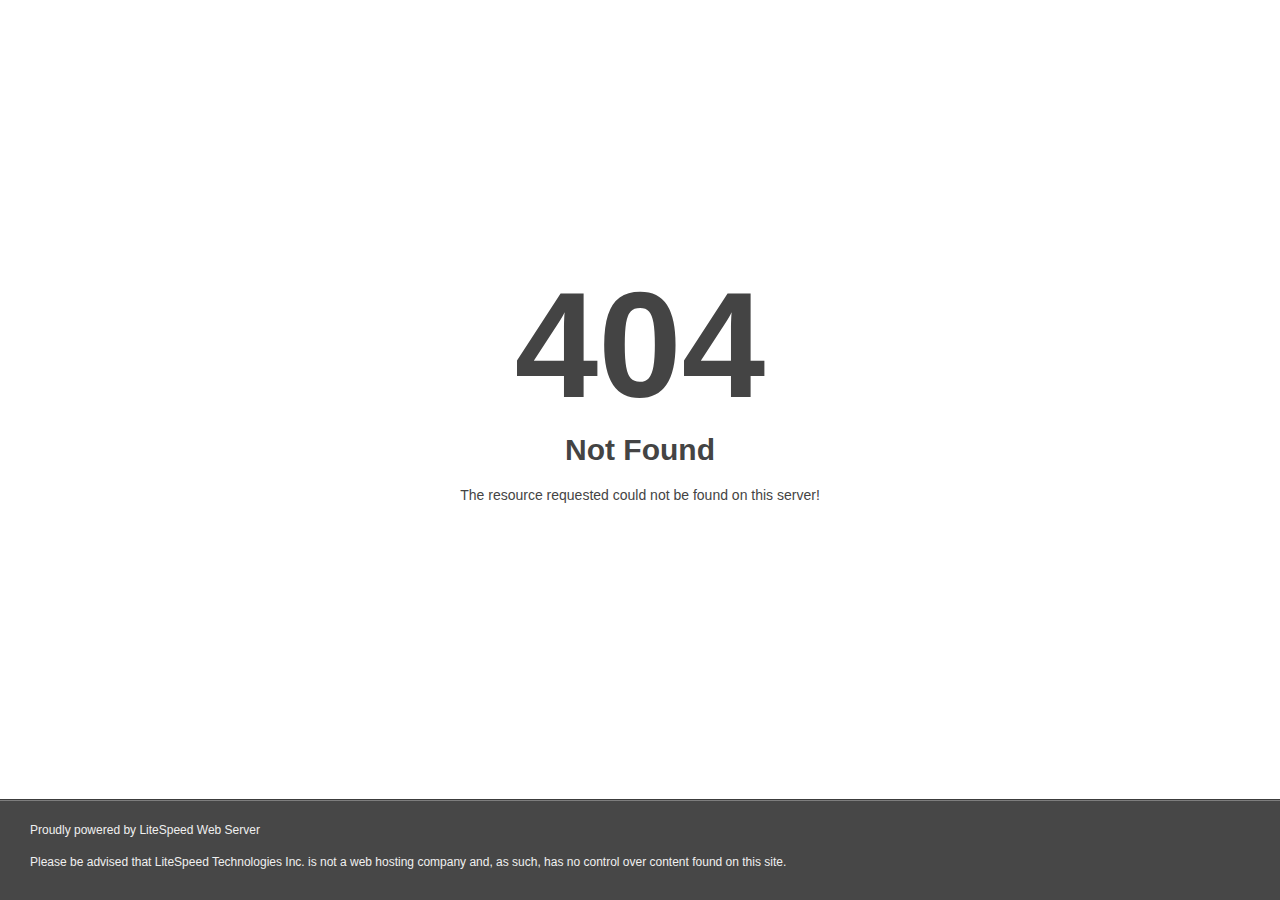
<file: assets/images/banner/line.html>
<!DOCTYPE html>
<html style="height:100%">
<head>
<meta name="viewport" content="width=device-width, initial-scale=1, shrink-to-fit=no" />
<title> 404 Not Found
</title><style>@media (prefers-color-scheme:dark){body{background-color:#000!important}}</style></head>
<body style="color: #444; margin:0;font: normal 14px/20px Arial, Helvetica, sans-serif; height:100%; background-color: #fff;">
<div style="height:auto; min-height:100%; ">     <div style="text-align: center; width:800px; margin-left: -400px; position:absolute; top: 30%; left:50%;">
        <h1 style="margin:0; font-size:150px; line-height:150px; font-weight:bold;">404</h1>
<h2 style="margin-top:20px;font-size: 30px;">Not Found
</h2>
<p>The resource requested could not be found on this server!</p>
</div></div><div style="color:#f0f0f0; font-size:12px;margin:auto;padding:0px 30px 0px 30px;position:relative;clear:both;height:100px;margin-top:-101px;background-color:#474747;border-top: 1px solid rgba(0,0,0,0.15);box-shadow: 0 1px 0 rgba(255, 255, 255, 0.3) inset;">
<br>Proudly powered by LiteSpeed Web Server<p>Please be advised that LiteSpeed Technologies Inc. is not a web hosting company and, as such, has no control over content found on this site.</p></div></body></html>
</file>
<file: assets/css/nice-select.css>
.nice-select {
  -webkit-tap-highlight-color: transparent;
  background-color: #fff;
  border-radius: 5px; 
  border: 1px solid  #CCCCCC;
  box-sizing: border-box;
  clear: both;
  cursor: pointer;
  display: block;
  float: left;
  color: #6E6E6E; 
  font-family:  "Plus Jakarta Sans", system-ui;
  font-size: 16px;
  font-style: normal;
  font-weight: 400;
  line-height: 26.08px;  
  height: 57px;
  line-height: 40px;
  outline: none;
  padding: 8px 10px; 
  position: relative;
  text-align: left !important;
  -webkit-transition: all 0.2s ease-in-out;
  transition: all 0.2s ease-in-out;
  -webkit-user-select: none;
     -moz-user-select: none;
      -ms-user-select: none;
          user-select: none;
  white-space: nowrap;
  width: auto; }
  .nice-select:hover {
    border-color: #6E6E6E; }
  .nice-select:active, .nice-select.open, .nice-select:focus {
    border-color: #6E6E6E; }
  .nice-select:after {
    border-bottom: 2px solid #6E6E6E;
    border-right: 2px solid #6E6E6E;
    content: '';
    display: block;
    height: 5px;
    margin-top: -4px;
    pointer-events: none;
    position: absolute;
    right: 12px;
    top: 50%;
    -webkit-transform-origin: 66% 66%;
        -ms-transform-origin: 66% 66%;
            transform-origin: 66% 66%;
    -webkit-transform: rotate(45deg);
        -ms-transform: rotate(45deg);
            transform: rotate(45deg);
    -webkit-transition: all 0.15s ease-in-out;
    transition: all 0.15s ease-in-out;
    width: 5px; }
  .nice-select.open:after {
    -webkit-transform: rotate(-135deg);
        -ms-transform: rotate(-135deg);
            transform: rotate(-135deg); }
  .nice-select.open .list {
    opacity: 1;
    pointer-events: auto;
    -webkit-transform: scale(1) translateY(0);
        -ms-transform: scale(1) translateY(0);
            transform: scale(1) translateY(0); }
  .nice-select.disabled {
    border-color: #6E6E6E;
    color: #6E6E6E;
    pointer-events: none; }
    .nice-select.disabled:after {
      border-color: #6E6E6E; }
  .nice-select.wide {
    width: 100%; }
    .nice-select.wide .list {
      left: 0 !important;
      right: 0 !important; }
  .nice-select.right {
    float: right; }
    .nice-select.right .list {
      left: auto;
      right: 0; }
  .nice-select.small {
    font-size: 12px;
    height: 36px;
    line-height: 34px; }
    .nice-select.small:after {
      height: 4px;
      width: 4px; }
    .nice-select.small .option {
      line-height: 34px;
      min-height: 34px; }
  .nice-select .list {
    background-color: #fff;
    border-radius: 5px;
    box-shadow: 0 0 0 1px rgba(68, 68, 68, 0.11);
    box-sizing: border-box;
    margin-top: 4px;
    opacity: 0;
    overflow: hidden;
    padding: 0;
    pointer-events: none;
    position: absolute;
    top: 100%;
    left: 0;
    -webkit-transform-origin: 50% 0;
        -ms-transform-origin: 50% 0;
            transform-origin: 50% 0;
    -webkit-transform: scale(0.75) translateY(-21px);
        -ms-transform: scale(0.75) translateY(-21px);
            transform: scale(0.75) translateY(-21px);
    -webkit-transition: all 0.2s cubic-bezier(0.5, 0, 0, 1.25), opacity 0.15s ease-out;
    transition: all 0.2s cubic-bezier(0.5, 0, 0, 1.25), opacity 0.15s ease-out;
    z-index: 9; }
    .nice-select .list:hover .option:not(:hover) {
      background-color: transparent !important; }
  .nice-select .option {
    cursor: pointer;
    font-weight: 400;
    line-height: 40px;
    list-style: none;
    min-height: 40px;
    outline: none;
    padding-left: 18px;
    padding-right: 29px;
    text-align: left;
    -webkit-transition: all 0.2s;
    transition: all 0.2s; }
    .nice-select .option:hover, .nice-select .option.focus, .nice-select .option.selected.focus {
      background-color: #f6f6f6; }
    .nice-select .option.selected {
      font-weight: bold; }
    .nice-select .option.disabled {
      background-color: transparent;
      color: #999;
      cursor: default; }

.no-csspointerevents .nice-select .list {
  display: none; }

.no-csspointerevents .nice-select.open .list {
  display: block; }
</file>
<file: assets/css/main.css>
@charset "UTF-8";
/*======================================================================================
Theme Name: Revox  
Author: namespace-it
Author URI: https://themeforest.net/user/namespace-it/portfolio
Description: Revox  – Modern Personal Portfolio HTML Template
Service Html Template 
Version: 1.0.0
=======================================================================================*/
/*======================================================================================
  >> TABLE OF CONTENTS <<
========================================================================================
01. Mixins & Variables
02. Base
03. Components
04. Layouts
05. Sections
======================================================================================*/
/*---------------------------------------
01. Mixins & Variables
---------------------------------------*/
/* DARK THEME (default) */
@import url("https://fonts.cdnfonts.com/css/big-shoulders-display");
@import url("https://fonts.googleapis.com/css2?family=Kanit:ital,wght@0,100;0,200;0,300;0,400;0,500;0,600;0,700;0,800;0,900;1,100;1,200;1,300;1,400;1,500;1,600;1,700;1,800;1,900&amp;display=swap");
.dark-theme {
  --body: #060606;
  --black: #000;
  --white: #fff;
  --theme: #BFF747;
  --header: #FFF;
  --text: #888;
  --border: #FCFCFC;
  --bg: #1A1A1A;
  --bg2: #030523;
  --bg3: #F7F3EE;
  --box-shadow: 0px 1px 14px 0px rgba(0, 0, 0, 0.13);
}

.white-theme {
  --body: #000;
  --black: #fff;
  --white: #000;
  --theme: #BFF747;
  --theme2: #ffa31a;
  --header: #000;
  --text: #888888;
  --text: #888888;
  --text2: #888888;
  --border: #5A5A5A;
  --border-2: #5A5A5A;
  --bg: #f5f5f5;
  --bg2: #262628;
  --box-shadow: 0px 4px 25px 0px rgba(0, 0, 0, 0.06);
}
.white-theme body {
  background-color: #fff !important;
}
.white-theme .hero-content .theme-btn {
  background-color: var(--header);
  color: #fff;
}
.white-theme .hero-content .theme-btn:hover {
  color: var(--header);
}
.white-theme .hero-1 .hero-content .social-link a:hover {
  color: #000;
}
.white-theme .build-impactful-wrapper {
  border-bottom: 1px solid rgba(0, 0, 0, 0.2);
}
.white-theme .testimonial-wrapper-2 .testimonial-box-items-2 {
  border-right: 1px solid rgba(0, 0, 0, 0.2);
}
.white-theme .footer-bottom-4 {
  border-top: 1px solid rgba(0, 0, 0, 0.2);
}
.white-theme .header-main .main-menu ul li .has-homemenu {
  background-color: #fff;
}
.white-theme .testimonial-wrapper-2 .testimonial-content {
  border-right: 1px solid rgba(0, 0, 0, 0.2);
}
.white-theme .award-wrapper-4 .award-content h2 {
  color: #000 !important;
}
.white-theme .section-title .sec-sub {
  color: #000;
}
.white-theme .section-title .sec-sub::before {
  background-color: #000;
}
.white-theme .section-title .sec-sub::after {
  background-color: #000;
}
.white-theme .video-banner-section .video-btn {
  color: #fff;
}
.white-theme .about-wrapper .about-left-items .top-text li {
  color: #fff;
}
.white-theme .about-wrapper .about-left-items .top-text li span {
  color: #fff;
}
.white-theme .about-wrapper .about-left-items .skill-counter .content h2 {
  color: #000;
}
.white-theme .theme-btn {
  background-color: var(--header);
  color: var(--black);
}
.white-theme .theme-btn::before {
  background-color: var(--theme);
}
.white-theme .theme-btn:hover {
  color: var(--white);
}
.white-theme .choose-us-section {
  background-color: #f5f5f5;
}
.white-theme .choose-us-section .choose-us-wrapper .choose-us-box-list li:hover .content h2 a {
  color: #000;
}
.white-theme .choose-us-section .choose-us-wrapper .choose-us-box-list li {
  border-top: 1px solid rgba(0, 0, 0, 0.2);
}
.white-theme .choose-us-section .choose-us-wrapper .choose-us-box-list li:hover .arrow-icon {
  background-color: var(--theme);
  color: var(--white);
}
.white-theme .choose-us-section .choose-us-wrapper .choose-us-box-list li .arrow-icon {
  background-color: #fff;
  color: var(--white);
}
.white-theme .feature-work-experience-wrap::before {
  background: #F6F6F6;
}
.white-theme .feature-work-experience-main-slider .client-info-items .info-content span {
  color: #000;
}
.white-theme .project-box-items .thumb .content h3 a {
  color: #fff;
}
.white-theme .project-box-items .thumb .content h3 a:hover {
  color: var(--theme);
}
.white-theme .award-wrapper .award-content .award-list-items span {
  border-top: 1px solid rgba(0, 0, 0, 0.2);
}
.white-theme .pricing-box-items {
  border: 1px solid rgba(255, 255, 255, 0.2);
  background: #f5f5f5;
}
.white-theme .pricing-box-items.style-2 .pricing-header span {
  background: rgba(0, 0, 0, 0.1);
  color: #000;
}
.white-theme .pricing-box-items .circle-icon {
  background: rgba(0, 0, 0, 0.1);
  color: #000;
}
.white-theme .pricing-box-items:hover {
  border: 1px solid #BFF747;
  background: var(--theme);
}
.white-theme .pricing-box-items:hover h2 {
  color: #000 !important;
}
.white-theme .pricing-box-items:hover .circle-icon {
  background: #000 !important;
  color: var(--black) !important;
}
.white-theme .pricing-box-items.active {
  border: 1px solid #BFF747;
  background: var(--theme);
}
.white-theme .pricing-box-items.active h2 {
  color: #000 !important;
}
.white-theme .pricing-box-items.active .circle-icon {
  background: #000 !important;
  color: var(--black) !important;
}
.white-theme .pricing-box-items .pricing-header h2 {
  color: #000;
}
.white-theme .pricing-box-items .pricing-header p {
  color: #000;
}
.white-theme .video-wrapper .video .video-btn {
  background-color: #fff;
  color: #121212;
}
.white-theme .news-main-box-items {
  border-top: 1px solid rgba(0, 0, 0, 0.2);
  background-color: #fff;
}
.white-theme .brand-box {
  border: 1px solid rgba(0, 0, 0, 0.2);
}
.white-theme .brand-box img {
  filter: initial;
}
.white-theme .brand-box:hover {
  background-color: #f5f5f5;
}
.white-theme .text_invert-2 > div {
  background-image: linear-gradient(to right, rgb(0, 0, 0) 50%, rgb(46, 46, 46) 50%);
}
.white-theme .footer-wrapper {
  border-top: 1px solid rgba(0, 0, 0, 0.2);
}
.white-theme .footer-bottom {
  border-top: 1px solid rgba(0, 0, 0, 0.2);
}
.white-theme .footer-bottom p span {
  color: #000;
}
.white-theme .skill-box-items-2 {
  border: 1px solid rgba(255, 255, 255, 0.2);
  background: #f5f5f5;
}
.white-theme .build-impactful-section .build-text span {
  color: #000;
}
.white-theme .skill-section-2 p a {
  color: #000;
}
.white-theme .choose-us-box-items-2 {
  border-top: 1px solid rgba(0, 0, 0, 0.2);
  background-color: transparent;
}
.white-theme .award-section-2 .circle-box .icon {
  color: #000;
}
.white-theme .project-area-one .project-wrapper .card-items {
  background: transparent;
}
.white-theme .section-title h2 span {
  color: #000;
}
.white-theme .faq-content-items form {
  background: #fff;
}
.white-theme .faq-content-items form .form-clt .budget-item .budget-button .budget-btn {
  border: 1px solid rgba(0, 0, 0, 0.2);
  color: #000 !important;
}
.white-theme .faq-items .accordion-box .block {
  border-bottom: 1px solid rgba(0, 0, 0, 0.2);
}
.white-theme .faq-items .accordion-box .block .acc-btn.active {
  color: #000 !important;
}
.white-theme .faq-items .accordion-box .block .acc-btn .icon {
  position: absolute;
  border-radius: 50%;
  color: #000 !important;
  border: 1px solid rgba(0, 0, 0, 0.2);
}
.white-theme .news-box-items-2 .content h3 {
  border-bottom: 1px solid rgba(0, 0, 0, 0.2);
}
.white-theme .news-box-items-2 .content .client-info-area .circle-icon {
  border: 1px solid rgba(0, 0, 0, 0.2);
  color: #000 !important;
}
.white-theme .footer-wrapper-2 .content p {
  color: #fff !important;
}
.white-theme .footer-wrapper-2 .footer-link-area .link-item .widget-title {
  color: #fff !important;
}
.white-theme .footer-bottom-2 .footer-bottom-wrapper-2 p span {
  color: #000;
}
.white-theme .footer-bottom-2 .footer-bottom-wrapper-2 ul li a:hover {
  color: #000;
}
.white-theme .about-wrapper-3 .about-image {
  display: none;
}
.white-theme .border-dashed-item .bt-dashed {
  border-top: 1px dashed rgba(0, 0, 0, 0.2);
  border-bottom: 1px dashed rgba(0, 0, 0, 0.2);
}
.white-theme .section-title-2 .sec-sub {
  background: rgba(191, 247, 71, 0.1);
  color: #000;
}
.white-theme .about-wrapper-3 .about-counter-2 {
  background: #f5f5f5;
}
.white-theme .about-wrapper-3 .about-counter-2 .counter-item .content h3 {
  color: #000;
}
.white-theme .service-list-items-3 li {
  background: #f5f5f5;
}
.white-theme .service-list-items-3 li .arrow-icon {
  border: 1.5px solid rgba(0, 0, 0, 0.2);
  color: #000;
}
.white-theme .service-list-items-3 li .arrow-icon:hover {
  color: #fff;
}
.white-theme .work-experience-section-3 h2 {
  color: #fff;
}
.white-theme .work-achievements-section h2 {
  color: #fff;
}
.white-theme .testimonial-section-3 .array-button .array-next, .white-theme .array-prev {
  border: 1.5px solid rgba(0, 0, 0, 0.2) !important;
  color: #000 !important;
}
.white-theme .contact-section-3 h2 {
  color: #fff;
}
.white-theme .contact-section-3 .form-clt .budget-item h3 {
  color: #fff;
}
.white-theme .news-section-3 h2 {
  color: #000;
}
.white-theme .news-style-item-3 {
  border-bottom: 1px solid rgba(0, 0, 0, 0.2);
}
.white-theme .footer-box-items .content p {
  color: #fff;
}
.white-theme .Revox -image2 {
  display: block !important;
  margin-top: 30px;
}
.white-theme .Revox -image {
  display: none !important;
}
.white-theme .view-portfolio-item {
  background: #f5f5f5;
}
.white-theme .page-wrapper-3 .sidebar-sticky-item .social-icon a {
  border: 1px solid rgba(0, 0, 0, 0.2);
  background-color: transparent;
}
.white-theme .page-wrapper-3 .sidebar-sticky-item .sidebar__toggle {
  border: 1px solid rgba(0, 0, 0, 0.2);
}
.white-theme .page-wrapper-3 .sidebar-sticky-item .sidebar__toggle img {
  filter: grayscale(100%) brightness(30%);
}
.white-theme .page-wrapper-3 .sidebar-sticky-item {
  border-left: 1px solid rgba(0, 0, 0, 0.2);
}
.white-theme .hero-5 {
  background-color: transparent;
}
.white-theme .hero-5 .top-image {
  display: none;
}
.white-theme .hero-5 .hero-content .hero-bottom .theme-btn {
  color: #fff !important;
}
.white-theme .about-section-4 .section-title h2 {
  color: #000 !important;
}
.white-theme .award-section-4 .section-title h2 {
  color: #000;
}
.white-theme .award-wrapper-4 .award-content .award-list-items span {
  border-top: 1px solid rgba(0, 0, 0, 0.2);
}
.white-theme .testimonial-section-4 {
  background: #f5f5f5;
}
.white-theme .testimonial-section-4 h2 {
  color: #000 !important;
}
.white-theme .footer-wrapper-4 {
  background: transparent;
}
.white-theme .footer-bottom-4 .footer-bottom-wrapper-4 p span {
  color: #000 !important;
}
.white-theme .gt-horizontal-portfolio__content-title a {
  color: #fff;
}
.white-theme .gt-horizontal-portfolio .theme-btn {
  color: #fff !important;
  background-color: transparent;
}
.white-theme .gt-horizontal-portfolio .hero-content span {
  color: #fff;
}
.white-theme .gt-horizontal-portfolio .hero-content p {
  color: #fff;
}
.white-theme .gt-horizontal-portfolio .array-button .array-prev, .white-theme .gt-horizontal-portfolio .array-button .array-next {
  color: #fff !important;
}
.white-theme .gt-vertical-portfolio__content-title a {
  color: #fff !important;
}
.white-theme .gt-vertical-portfolio .theme-btn {
  color: #fff;
}
.white-theme .gt-vertical-portfolio .theme-btn:hover {
  color: #000;
}
.white-theme .gt-vertical-portfolio .hero-content h6 {
  color: #fff;
}
.white-theme .gt-vertical-portfolio .hero-content p {
  color: #fff;
}
.white-theme .about-inner-wrapper .about-head h1 {
  color: #000;
}
.white-theme .about-counter-box {
  background-color: #f5f5f5;
}
.white-theme .approach-wrapper .approach-wrap-items {
  background-color: #fff;
}
.white-theme .approach-wrapper .approach-wrap-items {
  border-top: 1px solid rgba(0, 0, 0, 0.2);
}
.white-theme .choose-us-box-items-2 .choose-content .arrow-icon {
  border: 1.5px solid rgba(0, 0, 0, 0.2);
  color: #000 !important;
}
.white-theme .faq-inner-page-wrapper .accordion-box .block .acc-btn.active {
  color: #000 !important;
}
.white-theme .faq-inner-page-wrapper .accordion-box .block .acc-btn .icon {
  color: #000 !important;
  border: 1px solid rgba(0, 0, 0, 0.2);
}
.white-theme .faq-inner-page-wrapper .accordion-box .block {
  border-bottom: 1px solid rgba(0, 0, 0, 0.2);
}
.white-theme .error-wrapper .error-btn .theme-btn.style-2 {
  border: 1px solid rgba(0, 0, 0, 0.2);
  background-color: transparent;
  color: #000;
}
.white-theme .project-inner-page-wrapper .project-inner-page-box {
  border: 1px solid rgba(0, 0, 0, 0.2);
  background: #f5f5f5;
}
.white-theme .project-inner-page-wrapper .project-inner-page-box .content .arrow-icon {
  color: #000;
}
.white-theme .project-inner-page-wrapper .project-inner-page-box .content .arrow-icon:hover {
  color: #fff;
}
.white-theme .page-nav-wrap ul li .page-numbers {
  border: 1px solid rgba(0, 0, 0, 0.2);
}
.white-theme .page-nav-wrap ul li.active .page-numbers {
  color: #000;
}
.white-theme .page-nav-wrap ul li .page-numbers:hover {
  color: #000;
}
.white-theme .section-title-area .array-button .array-next {
  border: 1.5px solid rgba(0, 0, 0, 0.2);
  color: #000;
}
.white-theme .news-standard-box-items {
  border-bottom: 1px solid rgba(0, 0, 0, 0.2);
}
.white-theme .news-details-area .single-news-post .news-content .highlight-text {
  background: #f5f5f5;
}
.white-theme .contact-form-box {
  background: #f5f5f5;
}
.white-theme .contact-form-box .contact-box input, .white-theme .contact-form-box .contact-box textarea {
  background-color: #fff;
}
.white-theme .main-sidebar .single-sidebar-widget {
  background: #f5f5f5;
}
.white-theme .main-sidebar .single-sidebar-widget .search-widget form input {
  background-color: #fff;
}
.white-theme .main-sidebar .single-sidebar-widget .categories-items li {
  background-color: #fff;
}
.white-theme .main-sidebar .single-sidebar-widget .wid-title h3 {
  border-bottom: 1px solid rgba(0, 0, 0, 0.2);
}
.white-theme .main-sidebar .single-sidebar-widget .tagcloud a {
  background-color: #fff;
}
.white-theme .header-1 .offcanvas__logo {
  display: none;
}
.white-theme .header-1 .black-logo {
  display: block !important;
}
.white-theme .header-1 .theme-btn {
  background-color: transparent;
  border: 1px solid rgba(0, 0, 0, 0.2);
}
.white-theme .header-1 .sidebar__toggle {
  border: 1px solid rgba(0, 0, 0, 0.2);
}
.white-theme .header-1 .sidebar__toggle img {
  filter: grayscale(100%) brightness(30%);
}
.white-theme .style-offcanvas-2 .contact-information h3 {
  color: #fff;
}
.white-theme .style-offcanvas-2 .contact-information .contact-list li span {
  color: #fff;
}
.white-theme .style-offcanvas-2 .contact-information .contact-list li a {
  color: #fff;
}
.white-theme .style-offcanvas-2 .contact-information .contact-list li {
  color: #fff;
}
.white-theme .header-main .main-menu ul li .has-homemenu .homemenu-items .homemenu .homemenu-thumb .demo-button .gt-theme-btn {
  color: #000;
}
.white-theme .header-2.header-style-2 .main-menu ul li .submenu li a {
  color: #fff;
}
.white-theme .hero-2 .hero-content h1 {
  color: #fff;
}
@media (max-width: 1199px) {
  .white-theme .hero-2 .hero-content h1 {
    color: #000;
  }
}
.white-theme .header-2 .header-right .theme-btn:hover {
  color: #fff;
}
.white-theme .header-3 .offcanvas__logo {
  display: block;
}
.white-theme .header-3 .sidebar__toggle {
  border: 1px solid rgba(255, 255, 255, 0.2);
}
.white-theme .header-3 .sidebar__toggle img {
  filter: grayscale(100%) brightness(30%);
}
.white-theme .inner-page-style .header-logo2 {
  display: block !important;
}
.white-theme .inner-page-style .header-logo {
  display: none;
}
.white-theme .inner-page-style .sidebar__toggle img {
  filter: grayscale(100%) brightness(30%);
}
.white-theme .header-4 .header-logo2 {
  display: block !important;
}
.white-theme .header-4 .header-logo {
  display: none;
}
.white-theme .header-4 .main-menu {
  border: 1px solid rgba(0, 0, 0, 0.15) !important;
  background: rgba(0, 0, 0, 0.15) !important;
  backdrop-filter: blur(20px) !important;
}
.white-theme .header-4 .sidebar__toggle {
  border: 1px solid rgba(0, 0, 0, 0.2) !important;
}
.white-theme .header-4 .sidebar__toggle img {
  filter: grayscale(100%) brightness(30%) !important;
}
.white-theme .page-wrapper-3 .view-portfolio-item .top-head .logo {
  display: none;
}
.white-theme .page-wrapper-3 .view-portfolio-item .top-head .black-logo {
  display: block !important;
}
.white-theme .gallery-wrapper .gallery-item-4 .gallery-image .arrow-icon {
  color: #000 !important;
}
.white-theme .header-white-style .main-menu {
  border: 1px solid rgba(255, 255, 255, 0.15) !important;
  background: rgba(255, 255, 255, 0.15) !important;
  backdrop-filter: blur(20px) !important;
}
.white-theme .header-white-style .main-menu ul li a {
  color: #fff !important;
}
.white-theme .header-white-style .sidebar__toggle {
  border: 1px solid rgba(255, 255, 255, 0.2) !important;
}
.white-theme .header-white-style .sidebar__toggle img {
  filter: initial !important;
}
@media (max-width: 1199px) {
  .white-theme .header-two .header-logo {
    display: none;
  }
  .white-theme .header-two .header-logo2 {
    display: block !important;
  }
}
.white-theme .header-two .sidebar__toggle img {
  filter: grayscale(100%) brightness(30%) !important;
}
.white-theme .sticky.header-1 .offcanvas__logo {
  display: block;
}
.white-theme .sticky.header-1 .black-logo {
  display: none !important;
}
.white-theme .sticky.header-1 .theme-btn {
  background-color: transparent;
  border: 1px solid rgba(255, 255, 255, 0.2);
  color: #fff;
}
.white-theme .sticky.header-1 .sidebar__toggle {
  border: 1px solid rgba(255, 255, 255, 0.2);
}
.white-theme .sticky.header-1 .sidebar__toggle img {
  filter: initial;
}
.white-theme .sticky.header-4 .header-logo2 {
  display: none !important;
}
.white-theme .sticky.header-4 .header-logo {
  display: block;
}
.white-theme .sticky.header-4 .sidebar__toggle {
  border: 1px solid rgba(255, 255, 255, 0.2) !important;
}
.white-theme .sticky.header-4 .sidebar__toggle img {
  filter: initial !important;
}
.white-theme .sticky.inner-page-style .header-logo2 {
  display: none !important;
}
.white-theme .sticky.inner-page-style .header-logo {
  display: block;
}
.white-theme .sticky.inner-page-style .sidebar__toggle img {
  filter: initial !important;
}
@media (max-width: 1199px) {
  .white-theme .sticky.header-two .header-logo {
    display: block !important;
  }
  .white-theme .sticky.header-two .header-logo2 {
    display: none !important;
  }
}
.white-theme .sticky.header-two .sidebar__toggle img {
  filter: grayscale(100%) brightness(30%) !important;
}

.mode--toggle img {
  width: 30px;
  height: 30px;
  object-fit: contain;
}

/*---------------------------------------
02. Base
---------------------------------------*/
/* --------------------------------------------
    Template Default Fonts & Fonts Styles
 ---------------------------------------------- */
body {
  font-family: "Kanit", sans-serif;
  font-size: 16px;
  font-weight: 400;
  line-height: 28px;
  color: var(--text);
  background-color: var(--body);
  text-transform: uppercase;
  padding: 0;
  margin: 0;
  overflow-x: hidden;
}
@media (max-width: 575px) {
  body {
    font-size: 14px;
  }
}

ul {
  padding: 0;
  margin: 0;
  list-style: none;
}

button {
  border: none;
  background-color: transparent;
  padding: 0;
}

input:focus {
  color: var(--white);
  outline: none;
}

input {
  color: var(--white);
}

h1,
h2,
h3,
h4,
h5,
h6 {
  font-family: "Big Shoulders Display", sans-serif;
  margin: 0px;
  padding: 0;
  color: var(--header);
  transition: all 0.4s ease-in-out;
  text-transform: uppercase;
}

h1 {
  font-size: 100px;
  font-weight: 700;
  line-height: 120%;
}
@media (max-width: 1600px) {
  h1 {
    font-size: 85px;
  }
}
@media (max-width: 1199px) {
  h1 {
    font-size: 75px;
  }
}
@media (max-width: 991px) {
  h1 {
    font-size: 65px;
  }
}
@media (max-width: 767px) {
  h1 {
    font-size: 55px;
  }
}
@media (max-width: 575px) {
  h1 {
    font-size: 48px;
  }
}
@media (max-width: 470px) {
  h1 {
    font-size: 38px;
  }
}

h2 {
  font-size: 55px;
  font-weight: 700;
  line-height: 120%;
}
@media (max-width: 1399px) {
  h2 {
    font-size: 44px;
  }
}
@media (max-width: 1199px) {
  h2 {
    font-size: 40px;
  }
}
@media (max-width: 991px) {
  h2 {
    font-size: 36px;
  }
}
@media (max-width: 767px) {
  h2 {
    font-size: 42px;
  }
}
@media (max-width: 575px) {
  h2 {
    font-size: 34px;
  }
}

h3 {
  font-size: 24px;
  font-weight: 900;
  line-height: 134%;
}
@media (max-width: 575px) {
  h3 {
    font-size: 22px;
    line-height: 145%;
  }
}

h4 {
  font-size: 18px;
  font-weight: 400;
}

h5 {
  font-size: 18px;
  font-weight: 700;
}

h6 {
  font-size: 16px;
  font-weight: 700;
}

a {
  text-decoration: none;
  outline: none !important;
  cursor: pointer;
  color: var(--header);
  transition: all 0.4s ease-in-out;
}

p {
  margin: 0px;
  transition: all 0.4s ease-in-out;
}

span {
  margin: 0px;
}

.theme-btn {
  font-size: 16px;
  position: relative;
  z-index: 1;
  overflow: hidden;
  font-weight: 500;
  text-transform: uppercase;
  height: 58px;
  line-height: 58px;
  background-color: transparent;
  overflow: hidden;
  display: inline-block;
  padding: 0 34px;
  font-family: "Kanit", sans-serif;
  color: var(--text);
  border-radius: 100px;
  border: 1px solid rgba(255, 255, 255, 0.2);
}
@media (max-width: 575px) {
  .theme-btn {
    font-size: 14px;
    padding: 0 25px;
    height: 52px;
    line-height: 52px;
  }
}
.theme-btn::before {
  content: "";
  position: absolute;
  width: 0;
  top: -10px;
  height: 0;
  background-color: var(--theme);
  border-radius: 50%;
  transform: translate(-50%, -50%);
  transition: all 0.8s ease;
  z-index: -1;
}
.theme-btn.bg-white {
  color: var(--header);
  background-color: var(--white);
}
.theme-btn.bg-white::before {
  background-color: var(--theme);
}
.theme-btn i {
  margin-left: 10px;
}
.theme-btn:hover {
  color: var(--black);
}
.theme-btn:hover::before {
  width: 800px;
  height: 800px;
  display: inline-block;
}

@keyframes slideRight {
  49% {
    -webkit-transform: translateX(100%);
    transform: translateX(100%);
  }
  50% {
    opacity: 0;
    -webkit-transform: translateX(-100%);
    transform: translateX(-100%);
  }
  51% {
    opacity: 1;
  }
}
@keyframes slideUp {
  49% {
    -webkit-transform: translateY(-100%);
    transform: translateY(-100%);
  }
  50% {
    opacity: 0;
    -webkit-transform: translateY(100%);
    transform: translateY(100%);
  }
  51% {
    opacity: 1;
  }
}
.link-btn {
  display: inline-block;
  font-size: 16px;
  font-weight: 700;
  text-transform: uppercase;
  color: var(--theme);
  text-decoration: underline;
}
.link-btn i {
  margin-left: 6px;
}

/*---------------------------------------
03. Components
---------------------------------------*/
.mean-container a.meanmenu-reveal {
  display: none;
}

.mean-container .mean-nav {
  background: none;
  margin-top: 0;
}

.mean-container .mean-bar {
  padding: 0;
  min-height: auto;
  background: none;
  background: none;
}

.mean-container .mean-nav > ul {
  padding: 0;
  margin: 0;
  width: 100%;
  list-style-type: none;
  display: block !important;
}

.mean-container a.meanmenu-reveal {
  display: none !important;
}

.mean-container .mean-nav ul li a {
  width: 100%;
  padding: 10px 0;
  color: #fff;
  font-size: 17px;
  line-height: 2;
  font-weight: 700;
  text-transform: uppercase;
  border-bottom: 1px solid rgba(255, 255, 255, 0.2) !important;
  border: none;
  font-family: "Big Shoulders Display", sans-serif;
}
.mean-container .mean-nav ul li a:hover {
  color: var(--theme);
}

.mean-container .mean-nav ul li a:last-child {
  border-bottom: 0;
}

.mean-container .mean-nav ul li a:hover {
  color: var(--theme);
}

.mean-container .mean-nav ul li a.mean-expand {
  margin-top: 5px;
  padding: 0 !important;
}

.mean-container .mean-nav ul li > a > i {
  display: none;
}

.mean-container .mean-nav ul li > a.mean-expand i {
  display: inline-block;
  font-size: 18px;
}

.mean-container .mean-nav > ul > li:first-child > a {
  border-top: 0;
}

.mean-container .mean-nav ul li a.mean-expand.mean-clicked i {
  transition: all 0.4s ease-in-out;
}

.mean-container .mean-nav ul li .mega-menu li a {
  height: 200px;
  width: 100%;
  padding: 0;
  border-top: 0;
  margin-bottom: 20px;
}

.mobile-menus.style-2 .mean-nav ul li a {
  font-size: 18px !important;
  font-weight: 600 !important;
  font-family: "Kanit", sans-serif !important;
}
@media (max-width: 767px) {
  .mobile-menus.style-2 .mean-nav ul li a {
    font-size: 18px !important;
  }
}
.mobile-menus .mean-nav ul li a {
  font-size: 30px !important;
  font-weight: 600 !important;
  font-family: "Kanit", sans-serif !important;
}
@media (max-width: 767px) {
  .mobile-menus .mean-nav ul li a {
    font-size: 18px !important;
  }
}
.mobile-menus .mean-container .mean-nav ul li li a {
  font-size: 16px !important;
}
.mobile-menus .mean-nav {
  max-width: 530px;
}
@media (max-width: 1199px) {
  .mobile-menus .mean-nav {
    max-width: initial;
  }
}

.back-to-top {
  border-radius: 50% !important;
  background-color: var(--theme);
  width: 50px;
  height: 50px;
  line-height: 50px;
  color: var(--black);
  font-size: 18px;
  position: fixed;
  display: inline-block;
  z-index: 999;
  right: 30px;
  bottom: 30px;
  transition: all 0.4s ease-in-out;
  opacity: 0;
  visibility: hidden;
  transform: translateY(20px);
}
.back-to-top:hover {
  background-color: var(--header);
  color: var(--black);
}
.back-to-top.show {
  opacity: 1;
  visibility: visible;
  transform: translate(0);
}

.cursor-outer {
  -webkit-margin-start: -12px;
  margin-inline-start: -12px;
  margin-top: -12px;
  width: 30px;
  height: 30px;
  border: 1px solid var(--theme);
  background-color: var(--theme);
  -webkit-box-sizing: border-box;
  box-sizing: border-box;
  z-index: 10000000;
  opacity: 0.34;
  -webkit-transition: all 0.4s ease-out 0s;
  transition: all 0.4s ease-out 0s;
}

.cursor-outer.cursor-hover {
  opacity: 0.14;
}

.cursor-outer.cursor-big {
  opacity: 0;
}

.mouseCursor {
  position: fixed;
  top: 0;
  inset-inline-start: 0;
  inset-inline-end: 0;
  bottom: 0;
  pointer-events: none;
  border-radius: 50%;
  -webkit-transform: translateZ(0);
  transform: translateZ(0);
  visibility: hidden;
  text-align: center;
}

.mouseCursor.cursor-big {
  width: 20px;
  height: 20px;
  -webkit-margin-start: -12px;
  margin-inline-start: -12px;
  margin-top: -12px;
}

.cursor-inner {
  -webkit-margin-start: -3px;
  margin-inline-start: -3px;
  margin-top: -3px;
  width: 10px;
  height: 10px;
  z-index: 10000001;
  background-color: var(--theme);
  opacity: 1;
  -webkit-transition: all 0.24s ease-out 0s;
  transition: all 0.24s ease-out 0s;
}
.cursor-inner span {
  color: var(--text);
  line-height: 60px;
  opacity: 0;
  text-transform: uppercase;
  letter-spacing: 1px;
  font-size: 12px;
}

.cursor-inner.cursor-big span {
  opacity: 1;
}

.cursor-inner.cursor-hover {
  -webkit-margin-start: -10px;
  margin-inline-start: -10px;
  margin-top: -10px;
  width: 30px;
  height: 30px;
  background-color: var(--theme);
  border: 1px solid #686363;
  opacity: 0;
}

.preloader {
  position: fixed;
  z-index: 10;
  height: 100vh;
  width: 100%;
  left: 0;
  top: 0;
  display: -webkit-box;
  display: -ms-flexbox;
  display: flex;
  overflow: hidden;
  -webkit-box-align: center;
  -ms-flex-align: center;
  align-items: center;
  -webkit-box-pack: center;
  -ms-flex-pack: center;
  justify-content: center;
  background: transparent;
  z-index: 99999999999999;
}

.preloader svg {
  position: absolute;
  top: 0;
  width: 100vw;
  height: 110vh;
  fill: #111013;
}

h5.preloader-text {
  position: absolute;
  top: 50%;
  left: 50%;
  transform: translate(-50%, -50%);
  font-size: calc(80px + 5vw);
  color: #333;
}

@media (max-width: 1040px) {
  h5.preloader-text {
    font-size: 60px;
  }
}
h5.preloader-text::after {
  content: "Revox ";
  position: absolute;
  left: 0;
  top: 0;
  color: var(--theme);
  animation: move 2s infinite alternate;
}
.home-2 h5.preloader-text::after {
  color: var(--theme);
}

@keyframes move {
  from {
    clip-path: circle(20% at 0% 50%);
  }
  to {
    clip-path: circle(20% at 100% 50%);
  }
}
@-webkit-keyframes rippleOne {
  70% {
    -webkit-box-shadow: 0 0 0 40px rgba(244, 68, 56, 0);
    box-shadow: 0 0 0 40px rgba(244, 68, 56, 0);
  }
  100% {
    -webkit-box-shadow: 0 0 0 0 rgba(244, 68, 56, 0);
    box-shadow: 0 0 0 0 rgba(244, 68, 56, 0);
  }
}
@keyframes rippleOne {
  70% {
    -webkit-box-shadow: 0 0 0 40px rgba(244, 68, 56, 0);
    box-shadow: 0 0 0 40px rgba(244, 68, 56, 0);
  }
  100% {
    -webkit-box-shadow: 0 0 0 0 rgba(244, 68, 56, 0);
    box-shadow: 0 0 0 0 rgba(244, 68, 56, 0);
  }
}
@keyframes cir36 {
  100% {
    transform: rotate(360deg);
  }
}
@keyframes rounded {
  50% {
    transform: rotate(15deg);
  }
}
@keyframes up-down {
  0% {
    transform: translateY(10px);
  }
  100% {
    transform: translateY(-10px);
  }
}
@-webkit-keyframes spinner {
  to {
    -webkit-transform: rotateZ(360deg);
    transform: rotateZ(360deg);
  }
}
@keyframes spinner {
  to {
    -webkit-transform: rotateZ(360deg);
    transform: rotateZ(360deg);
  }
}
@-webkit-keyframes letters-loading {
  0%, 75%, 100% {
    opacity: 0;
    transform: rotateY(-90deg);
  }
  25%, 50% {
    opacity: 1;
    transform: rotateY(0deg);
  }
}
@keyframes letters-loading {
  0%, 75%, 100% {
    opacity: 0;
    transform: rotateY(-90deg);
  }
  25%, 50% {
    opacity: 1;
    transform: rotateY(0deg);
  }
}
@keyframes loaderspin {
  0% {
    transform: translate(-50%, -50%) rotate(0deg);
  }
  100% {
    transform: translate(-50%, -50%) rotate(360deg);
  }
}
@keyframes tpswing {
  0% {
    -webkit-transform: rotate(20deg);
    -ms-transform: rotate(20deg);
    transform: rotate(20deg);
  }
  100% {
    -webkit-transform: rotate(0deg);
    -ms-transform: rotate(0deg);
    transform: rotate(0deg);
  }
}
@keyframes width {
  0% {
    width: 0%;
  }
  100% {
    width: 100%;
  }
}
@-webkit-keyframes width {
  0% {
    width: 0%;
  }
  100% {
    width: 100%;
  }
}
@-webkit-keyframes loaderspin {
  0% {
    transform: translate(-50%, -50%) rotate(0deg);
  }
  100% {
    transform: translate(-50%, -50%) rotate(360deg);
  }
}
@keyframes loaderpulse {
  0% {
    transform: scale(1);
  }
  100% {
    transform: scale(1.2);
  }
}
@keyframes rounded {
  50% {
    transform: rotate(20deg);
  }
}
@keyframes cir36 {
  100% {
    transform: rotate(360deg);
  }
}
.float-bob-y {
  -webkit-animation-name: float-bob-y;
  animation-name: float-bob-y;
  -webkit-animation-duration: 3s;
  animation-duration: 3s;
  -webkit-animation-iteration-count: infinite;
  animation-iteration-count: infinite;
  -webkit-animation-timing-function: linear;
  animation-timing-function: linear;
}

@-webkit-keyframes float-bob-y {
  0% {
    -webkit-transform: translateY(-30px);
    transform: translateY(-30px);
  }
  50% {
    -webkit-transform: translateY(-10px);
    transform: translateY(-10px);
  }
  100% {
    -webkit-transform: translateY(-30px);
    transform: translateY(-30px);
  }
}
@keyframes float-bob-y {
  0% {
    -webkit-transform: translateY(-30px);
    transform: translateY(-30px);
  }
  50% {
    -webkit-transform: translateY(-10px);
    transform: translateY(-10px);
  }
  100% {
    -webkit-transform: translateY(-30px);
    transform: translateY(-30px);
  }
}
.float-bob-x {
  -webkit-animation-name: float-bob-x;
  animation-name: float-bob-x;
  -webkit-animation-duration: 3s;
  animation-duration: 3s;
  -webkit-animation-iteration-count: infinite;
  animation-iteration-count: infinite;
  -webkit-animation-timing-function: linear;
  animation-timing-function: linear;
}

@-webkit-keyframes float-bob-x {
  0% {
    -webkit-transform: translateX(0px);
    transform: translateX(30px);
  }
  50% {
    -webkit-transform: translateX(10px);
    transform: translateX(10px);
  }
  100% {
    -webkit-transform: translateX(30px);
    transform: translateX(30px);
  }
}
@keyframes float-bob-x {
  0% {
    -webkit-transform: translateX(30px);
    transform: translateX(30px);
  }
  50% {
    -webkit-transform: translateX(10px);
    transform: translateX(10px);
  }
  100% {
    -webkit-transform: translateX(30px);
    transform: translateX(30px);
  }
}
@keyframes bounce-x {
  0% {
    -webkit-transform: translateX(0);
    transform: translateX(0);
  }
  50% {
    -webkit-transform: translateX(30px);
    transform: translateX(30px);
  }
  100% {
    -webkit-transform: translateX(0);
    transform: translateX(0);
  }
}
.bounce-x {
  -webkit-animation: bounce-x 7s infinite linear;
  animation: bounce-x 7s infinite linear;
}

@keyframes criss-cross-left {
  0% {
    left: -20px;
  }
  50% {
    left: 50%;
    width: 20px;
    height: 20px;
  }
  100% {
    left: 50%;
    width: 375px;
    height: 375px;
  }
}
@keyframes criss-cross-right {
  0% {
    right: -20px;
  }
  50% {
    right: 50%;
    width: 20px;
    height: 20px;
  }
  100% {
    right: 50%;
    width: 375px;
    height: 375px;
  }
}
@keyframes rotated2 {
  0% {
    transform: rotate(0);
  }
  100% {
    transform: rotate(-360deg);
  }
}
@keyframes wave {
  0% {
    transform: translateX(0);
  }
  50% {
    transform: translateX(-25%);
  }
  100% {
    transform: translateX(-50%);
  }
}
@keyframes zoom {
  0% {
    transform: scale(0.5);
  }
  50% {
    transform: scale(1);
  }
  100% {
    transform: scale(0.5);
  }
}
@keyframes translateY2 {
  0% {
    -webkit-transform: translateY(-30px);
    -moz-transform: translateY(-30px);
    -ms-transform: translateY(-30px);
    -o-transform: translateY(-30px);
    transform: translateY(-30px);
  }
  100% {
    -webkit-transform: translateY(20px);
    -moz-transform: translateY(20px);
    -ms-transform: translateY(20px);
    -o-transform: translateY(20px);
    transform: translateY(20px);
  }
}
@keyframes translateX2 {
  0% {
    -webkit-transform: translateX(-30px);
    -moz-transform: translateX(-30px);
    -ms-transform: translateX(-30px);
    -o-transform: translateX(-30px);
    transform: translateX(-30px);
  }
  100% {
    -webkit-transform: translatXY(20px);
    -moz-transform: translateX(20px);
    -ms-transform: translateX(20px);
    -o-transform: translateX(20px);
    transform: translateX(20px);
  }
}
@keyframes moving {
  0% {
    transform: translatey(0px);
  }
  20% {
    transform: translateX(-50px);
  }
  50% {
    transform: translatey(-40px);
  }
  100% {
    transform: translatey(0px);
  }
}
/*img-animation**********************/
.img-custom-anim-right {
  animation: img-anim-right 1.3s forwards cubic-bezier(0.645, 0.045, 0.355, 1) 0.4s;
  opacity: 0;
}

@keyframes img-anim-right {
  0% {
    transform: translateX(5%);
    clip-path: inset(0 0 0 100%);
    opacity: 0;
  }
  100% {
    transform: translateX(0);
    clip-path: inset(0 0 0 0);
    opacity: 1;
  }
}
.img-custom-anim-left {
  animation: img-anim-left 1.3s forwards cubic-bezier(0.645, 0.045, 0.355, 1) 0.4s;
  opacity: 0;
}

@keyframes img-anim-left {
  0% {
    transform: translateX(-5%);
    clip-path: inset(0 100% 0 0);
    opacity: 0;
  }
  100% {
    transform: translateX(0);
    clip-path: inset(0 0 0 0);
    opacity: 1;
  }
}
.img-custom-anim-top {
  animation: img-anim-top 1.3s forwards cubic-bezier(0.645, 0.045, 0.355, 1);
  opacity: 0;
}

@keyframes img-anim-top {
  0% {
    transform: translateY(-5%);
    clip-path: inset(0 0 100% 0);
    opacity: 0;
  }
  100% {
    transform: translateY(0);
    clip-path: inset(0 0 0 0);
    opacity: 1;
  }
}
@keyframes animate-positive {
  0% {
    width: 0;
  }
}
@keyframes scale {
  0% {
    top: -1000px;
    -webkit-transform: scale(1);
    transform: scale(1);
    opacity: 0;
  }
  100% {
    opacity: 1;
    -webkit-transform: scale(1);
    transform: scale(1);
  }
}
.animation-infinite {
  animation: ShapeAnim 50s linear infinite;
  height: 30px;
  width: 100%;
  background-repeat: repeat;
  overflow: hidden;
}

@keyframes ShapeAnim {
  0% {
    background-position: top left;
  }
  100% {
    background-position: top left 3000px;
  }
}
.splt-txt .whitespace {
  width: 8px;
}

.splt-txt.animated .char {
  -webkit-animation: fadeIn 0.4s cubic-bezier(0.3, 0, 0.7, 1) both;
  animation: fadeIn 0.4s cubic-bezier(0.3, 0, 0.7, 1) both;
  -webkit-animation-delay: calc(30ms * var(--char-index));
  animation-delay: calc(30ms * var(--char-index));
}

.splt-txt-bounce .whitespace {
  width: 20px;
}

@media (max-width: 991px) {
  .splt-txt-bounce .whitespace {
    width: 10px;
  }
}
.splt-txt-bounce.animated .char {
  -webkit-animation: bounceIn 0.4s cubic-bezier(0.3, 0, 0.7, 1) both;
  animation: bounceIn 0.4s cubic-bezier(0.3, 0, 0.7, 1) both;
  -webkit-animation-delay: calc(30ms * var(--char-index));
  animation-delay: calc(30ms * var(--char-index));
}

@keyframes rotateBall {
  from {
    transform: rotate(0deg);
  }
  to {
    transform: rotate(360deg);
  }
}
@keyframes typing {
  from {
    width: 0;
  }
  to {
    width: 17ch;
  } /* Number of characters */
}
@keyframes blink {
  0%, 100% {
    border-color: transparent;
  }
  50% {
    border-color: #060606;
  }
}
@-webkit-keyframes slideInUp {
  0% {
    -webkit-transform: translate3d(0, 100%, 0);
    transform: translate3d(0, 100%, 0);
    visibility: visible;
  }
  100% {
    -webkit-transform: translate3d(0, 0, 0);
    transform: translate3d(0, 0, 0);
  }
}
@keyframes slideInUp {
  0% {
    -webkit-transform: translate3d(0, 100%, 0);
    transform: translate3d(0, 100%, 0);
    visibility: visible;
  }
  100% {
    -webkit-transform: translate3d(0, 0, 0);
    transform: translate3d(0, 0, 0);
  }
}
.slideInUp {
  -webkit-animation-name: slideInUp;
  animation-name: slideInUp;
}

/*---------------------------------------
04. Layouts
---------------------------------------*/
@media (max-width: 1199px) {
  .menu-thumb {
    display: none !important;
  }
}

.header-main {
  display: flex;
  align-items: center;
  justify-content: space-between;
  padding: 10px 0;
}
.header-main .main-menu ul {
  margin-bottom: 0;
}
.header-main .main-menu ul li {
  position: relative;
  list-style: none;
  display: inline-block;
  margin-inline-end: 40px;
}
.header-main .main-menu ul li:last-child {
  margin-inline-end: 0;
}
.header-main .main-menu ul li a {
  display: inline-block;
  font-size: 16px;
  font-weight: 500;
  letter-spacing: 0.5px;
  color: #060606;
  font-family: "Kanit", sans-serif;
  padding: 20px 0;
  text-align: left;
  position: relative;
  text-transform: uppercase;
  transition: all 0.4s ease-in-out;
}
.header-main .main-menu ul li a i {
  margin-left: 4px;
  font-size: 14px;
}
.header-main .main-menu ul li a:hover {
  color: var(--theme) !important;
}
.header-main .main-menu ul li .submenu {
  position: absolute;
  top: 115%;
  inset-inline-start: 0;
  min-width: 260px;
  padding: 20px 0;
  z-index: 99999;
  visibility: hidden;
  opacity: 0;
  transform-origin: top center;
  color: var(--header);
  transform: translateY(-10px);
  transition: all 0.4s ease-in-out;
  border-top: 6px solid var(--theme);
  background-color: #0B0E13;
  box-shadow: rgba(0, 0, 0, 0.9) 0px 8px 24px;
}
.header-main .main-menu ul li .submenu li {
  display: block;
  width: 100%;
  margin: 0;
}
.header-main .main-menu ul li .submenu li a {
  position: relative;
  z-index: 11;
  font-size: 16px;
  font-weight: 500;
  letter-spacing: 0.5px;
  color: var(--header);
  line-height: 38px;
  padding: 0px 0px 0px 32px;
  padding-right: 22px;
  width: 100%;
  display: flex;
  align-items: center;
  justify-content: space-between;
}
.header-main .main-menu ul li .submenu li a::before {
  content: "";
  position: absolute;
  width: 0px;
  height: 2px;
  background: var(--theme);
  left: 14px;
  bottom: 18px;
  transition: all 0.4s ease-in-out;
}
.header-main .main-menu ul li .submenu li a:hover {
  color: var(--theme) !important;
}
.header-main .main-menu ul li .submenu li:last-child a {
  border: none;
}
.header-main .main-menu ul li .submenu li .submenu {
  inset-inline-start: 100%;
  top: 0;
  visibility: hidden;
  opacity: 0;
}
.header-main .main-menu ul li .submenu li:hover > a {
  color: var(--theme) !important;
  margin-left: 10px;
}
.header-main .main-menu ul li .submenu li:hover > a::before {
  width: 10px;
}
.header-main .main-menu ul li .submenu li:hover > a::after {
  color: var(--theme);
}
.header-main .main-menu ul li .submenu li:hover > .submenu {
  -webkit-transform: translateY(1);
  -moz-transform: translateY(1);
  -ms-transform: translateY(1);
  -o-transform: translateY(1);
  transform: translateY(1);
  visibility: visible;
  opacity: 1;
}
.header-main .main-menu ul li .submenu li.has-dropdown > a::after {
  position: absolute;
  top: 50%;
  inset-inline-end: 25px;
  -webkit-transform: translateY(-50%);
  -moz-transform: translateY(-50%);
  -ms-transform: translateY(-50%);
  -o-transform: translateY(-50%);
  transform: translateY(-50%);
  color: var(--theme);
}
.header-main .main-menu ul li .has-homemenu {
  width: 1080px;
  padding: 20px 20px 10px 20px !important;
  opacity: 0;
  left: -250px;
  visibility: hidden;
  overflow-y: scroll;
  max-height: 70vh;
}
@media (max-width: 1399px) {
  .header-main .main-menu ul li .has-homemenu {
    width: 1000px;
  }
}
.header-main .main-menu ul li .has-homemenu .homemenu-items {
  display: flex;
  align-items: center;
  gap: 16px;
  flex-wrap: wrap;
}
@media (max-width: 991px) {
  .header-main .main-menu ul li .has-homemenu .homemenu-items {
    flex-wrap: wrap;
  }
}
.header-main .main-menu ul li .has-homemenu .homemenu-items .homemenu {
  position: relative;
}
.header-main .main-menu ul li .has-homemenu .homemenu-items .homemenu .homemenu-thumb {
  position: relative;
}
.header-main .main-menu ul li .has-homemenu .homemenu-items .homemenu .homemenu-thumb .demo-button {
  position: absolute;
  top: 50%;
  transform: translateY(-50%);
  text-align: center;
  opacity: 0;
  visibility: hidden;
  transition: all 0.4s ease-in-out;
  margin-top: 20px;
  left: 25px;
  right: 25px;
}
@media (max-width: 1399px) {
  .header-main .main-menu ul li .has-homemenu .homemenu-items .homemenu .homemenu-thumb .demo-button .gt-theme-btn {
    font-size: 14px;
    min-width: 140px;
  }
}
.header-main .main-menu ul li .has-homemenu .homemenu-items .homemenu .homemenu-thumb .demo-button .gt-theme-btn {
  padding: 18px 30px;
  justify-content: center;
  line-height: 1;
  background-color: var(--theme);
  color: var(--black);
  border-radius: 30px;
}
.header-main .main-menu ul li .has-homemenu .homemenu-items .homemenu .homemenu-thumb .demo-button .gt-theme-btn:hover {
  background-color: var(--white);
  color: var(--black) !important;
}
.header-main .main-menu ul li .has-homemenu .homemenu-items .homemenu .homemenu-thumb::before {
  background: -webkit-gradient(linear, left top, left bottom, from(rgba(20, 19, 19, 0)), to(#5e5ef6));
  background: linear-gradient(to bottom, rgba(99, 92, 92, 0) 0%, #252527 100%);
  background-repeat: no-repeat;
  background-size: cover;
  background-position: center;
  width: 100%;
  height: 100%;
  position: absolute;
  left: 0;
  top: 0;
  overflow: hidden;
  opacity: 0;
  -webkit-transition: all 0.3s ease-in-out;
  transition: all 0.3s ease-in-out;
  content: "";
}
.header-main .main-menu ul li .has-homemenu .homemenu-items .homemenu .homemenu-thumb:hover::before {
  visibility: visible;
  opacity: 1;
}
.header-main .main-menu ul li .has-homemenu .homemenu-items .homemenu .homemenu-thumb:hover .demo-button {
  opacity: 1;
  visibility: visible;
  margin-top: 0;
}
.header-main .main-menu ul li .has-homemenu .homemenu-items .homemenu .homemenu-thumb:hover .homemenu-btn {
  opacity: 1;
  visibility: visible;
  bottom: 50%;
  transform: translateY(50%);
}
.header-main .main-menu ul li .has-homemenu .homemenu-items .homemenu .homemenu-thumb img {
  width: 100%;
}
.header-main .main-menu ul li .has-homemenu .homemenu-items .homemenu .homemenu-title {
  text-align: center;
  margin: 15px auto;
  display: inline-block;
  font-size: 15px;
  font-weight: 500;
  font-family: "Kanit", sans-serif;
}
.header-main .main-menu ul li:hover > a {
  color: var(--theme);
}
.header-main .main-menu ul li:hover > a::after {
  color: var(--theme);
}
.header-main .main-menu ul li:hover > .submenu {
  visibility: visible;
  opacity: 1;
  transform: translateY(0px);
}
.header-main .header-right {
  gap: 30px;
}
@media (max-width: 1399px) {
  .header-main .header-right {
    gap: 20px;
  }
}
.header-main .sidebar__toggle {
  cursor: pointer;
  font-size: 20px;
}

.header-1 {
  position: absolute;
  top: 0;
  left: 0;
  width: 100%;
  z-index: 99999;
}
.header-1 .offcanvas__logo img {
  width: 130px;
}
.header-1 .container {
  max-width: 1800px;
}
.header-1 .header-right {
  display: flex;
  align-items: center;
  gap: 40px;
}
@media (max-width: 575px) {
  .header-1 .header-right {
    grid-gap: 15px;
  }
}
.header-1 .header-right .theme-btn {
  color: var(--white);
}
@media (max-width: 991px) {
  .header-1 .header-right .theme-btn {
    display: none;
  }
}
.header-1 .header-right .theme-btn:hover {
  color: #0B0E13;
}
.header-1 .search-toggler, .header-1 .sidebar__toggle {
  width: 60px;
  height: 60px;
  line-height: 60px;
  display: inline-block;
  border-radius: 50%;
  border: 1px solid rgba(255, 255, 255, 0.2);
  text-align: center;
}
.header-1.header-3 {
  position: static;
}
@media (max-width: 1399px) {
  .header-1.header-3 {
    position: relative;
    z-index: 999;
    background-color: #000;
  }
}

.header-2 {
  position: absolute;
  top: 0;
  left: 0;
  width: 100%;
  z-index: 99999;
}
.header-2.header-style-2 .main-menu ul li {
  margin-inline-end: 20px;
}
.header-2.header-style-2 .main-menu ul li a {
  padding: 10px 20px 12px;
  border-radius: 30px;
  line-height: 1;
}
.header-2.header-style-2 .main-menu ul li a:hover {
  color: var(--theme) !important;
  background-color: #000;
  border-radius: 30px;
}
.header-2.header-style-2 .main-menu ul li .submenu {
  background-color: #0B0E13;
  box-shadow: rgba(0, 0, 0, 0.9) 0px 8px 24px;
  min-width: 260px;
  padding: 20px 0;
}
.header-2.header-style-2 .main-menu ul li .submenu li a {
  background-color: transparent;
  color: var(--header);
  line-height: 38px;
}
.header-2.header-style-2 .main-menu ul li .submenu li:hover > a {
  color: var(--theme) !important;
  margin-left: 10px;
}
.header-2.header-style-2 .main-menu ul li:hover > a {
  color: var(--theme);
  background-color: #000;
}
.header-2.header-style-2 .main-menu ul li:hover > a::after {
  color: var(--theme);
}
.header-2.header-style-2.header-4 .container-fluid {
  padding: 0 40px;
}
@media (max-width: 1399px) {
  .header-2.header-style-2.header-4 .container-fluid {
    padding: 0 30px;
  }
}
@media (max-width: 767px) {
  .header-2.header-style-2.header-4 .container-fluid {
    padding: 0 15px;
  }
}
.header-2.header-style-2.header-4 .main-menu {
  border-radius: 100px;
  border: 1px solid rgba(255, 255, 255, 0.15);
  background: rgba(255, 255, 255, 0.15);
  backdrop-filter: blur(20px);
  padding: 12px 16px;
}
@media (max-width: 1399px) {
  .header-2.header-style-2.header-4 .main-menu {
    padding: 0;
    border: none;
    background: transparent;
    backdrop-filter: initial;
    border-radius: 0;
  }
}
.header-2.header-style-2.header-4 .main-menu ul li a {
  color: var(--white);
}
.header-2.header-style-2.header-4 .header-right .search-toggler, .header-2.header-style-2.header-4 .header-right .sidebar__toggle {
  width: 60px;
  height: 60px;
  line-height: 60px;
  display: inline-block;
  border-radius: 100px;
  border: 1px solid rgba(255, 255, 255, 0.15);
  background: rgba(255, 255, 255, 0.15);
  backdrop-filter: blur(20px);
  text-align: center;
}
.header-2 .header-logo img {
  width: 130px;
}
.header-2 .container {
  max-width: 1720px;
}
.header-2 .header-right .theme-btn {
  background-color: var(--theme);
  color: #060606;
}
@media (max-width: 991px) {
  .header-2 .header-right .theme-btn {
    display: none;
  }
}
.header-2 .header-right .theme-btn::before {
  background-color: var(--white);
}
.header-2.inner-page-style .header-main .main-menu ul li a {
  color: #888888;
}
.header-2.inner-page-style .header-main .main-menu ul li a:hover {
  color: var(--theme) !important;
}
.header-2.inner-page-style .header-main .main-menu ul li:hover > a {
  color: var(--theme);
}
.header-2.inner-page-style .header-main .main-menu ul li:hover > a::after {
  color: var(--theme);
}
.header-2.inner-page-style .header-main .main-menu ul li:hover > .submenu {
  visibility: visible;
  opacity: 1;
  transform: translateY(0px);
}

.sticky {
  position: fixed !important;
  top: 0 !important;
  left: 0;
  width: 100%;
  z-index: 9999;
  transition: all 0.9s;
  background-color: #0B0E13;
  -webkit-animation: 500ms ease-in-out 0s normal none 1 running fadeInDown;
  animation: 500ms ease-in-out 0s normal none 1 running fadeInDown;
  box-shadow: rgba(0, 0, 0, 0.9) 0px 8px 24px;
}
.sticky.header-2 .header-main .main-menu ul li a {
  color: #fff;
}
.sticky.header-2 .header-main .main-menu ul li a:hover {
  color: var(--theme) !important;
}
.sticky.header-2 .header-main .main-menu ul li:hover > a {
  color: var(--theme);
}
.sticky.header-2 .header-main .main-menu ul li:hover > a::after {
  color: var(--theme);
}
.sticky.header-2 .header-main .main-menu ul li:hover > .submenu {
  visibility: visible;
  opacity: 1;
  transform: translateY(0px);
}

.mobile-menus .submenu {
  max-height: 340px !important;
  overflow-y: auto !important;
}
.mobile-menus .mean-nav {
  max-height: 700px !important;
  overflow-y: auto !important;
  /* Track */
  /* Handle */
}
.mobile-menus .mean-nav ::-webkit-scrollbar {
  width: 5px;
  height: 5px;
}
.mobile-menus .mean-nav ::-webkit-scrollbar-track {
  box-shadow: inset 0 0 5px var(--bg);
  border-radius: 5px;
}
.mobile-menus .mean-nav ::-webkit-scrollbar-thumb {
  background: var(--theme);
  border-radius: 10px;
}

.style-offcanvas-2 {
  position: relative;
}
.style-offcanvas-2 .offcanvas__logo {
  position: absolute;
  top: 30px;
  left: 30px;
}
@media (max-width: 1199px) {
  .style-offcanvas-2 .offcanvas__logo {
    top: 25px;
    left: 25px;
  }
}
.style-offcanvas-2 .offcanvas__close {
  width: 45px;
  height: 45px;
  line-height: 45px;
  text-align: center;
  border-radius: 50%;
  background-color: transparent !important;
  border: 1px solid rgba(255, 255, 255, 0.15);
  position: absolute;
  top: 30px;
  right: 30px;
  cursor: pointer;
  color: #767676 !important;
}
.style-offcanvas-2 .offcanvas__close i {
  color: #767676 !important;
}
@media (max-width: 1199px) {
  .style-offcanvas-2 .offcanvas__close {
    top: 25px;
    right: 25px;
  }
}
.style-offcanvas-2 .offcanvas-image {
  position: absolute;
  right: 0;
}
@media (max-width: 1899px) {
  .style-offcanvas-2 .offcanvas-image {
    max-width: 600px;
  }
  .style-offcanvas-2 .offcanvas-image img {
    width: 100%;
    height: 100%;
  }
}
@media (max-width: 1199px) {
  .style-offcanvas-2 .offcanvas-image {
    display: none;
  }
}
.style-offcanvas-2 .offcanvas__wrapper {
  padding-top: 0;
  padding-left: 0;
  padding-right: 0;
  position: relative;
}
.style-offcanvas-2 .offcanvas__wrapper .offcanvas__close button {
  font-size: 16px;
  font-weight: 700;
  text-transform: uppercase;
  color: var(--header) !important;
}
.style-offcanvas-2 .offcanvas__wrapper .offcanvas__close:hover {
  background-color: var(--black);
}
.style-offcanvas-2 .offcanvas__info::before {
  position: absolute;
  top: 0;
  bottom: 0;
  width: 1px;
  height: 100%;
  content: "";
  background: rgba(255, 255, 255, 0.2);
  left: 39%;
}
@media (max-width: 1899px) {
  .style-offcanvas-2 .offcanvas__info::before {
    display: none;
  }
}
.style-offcanvas-2 .mean-nav ul li a {
  font-size: 40px !important;
  font-weight: 700 !important;
  color: #ABABAB !important;
}
@media (max-width: 575px) {
  .style-offcanvas-2 .mean-nav ul li a {
    font-size: 20px !important;
  }
}
.style-offcanvas-2 .mean-nav > ul > li > a:hover {
  color: var(--theme) !important;
}
.style-offcanvas-2 .mean-nav {
  height: 100%;
  -webkit-transition: transform 0.45s ease-in-out, opacity 0.45s ease-in-out;
  -moz-transition: transform 0.45s ease-in-out, opacity 0.45s ease-in-out;
  transition: transform 0.45s ease-in-out, opacity 0.45s ease-in-out;
  z-index: 9999999;
  overflow-y: auto;
  overscroll-behavior-y: contain;
  /* For Firefox */
  scrollbar-width: none;
}
.style-offcanvas-2 .mean-container .mean-nav ul li li a {
  padding: 10px 0 !important;
  font-size: 19px !important;
  font-weight: 500 !important;
  color: #ABABAB !important;
}
@media (max-width: 575px) {
  .style-offcanvas-2 .mean-container .mean-nav ul li li a {
    font-size: 17px !important;
  }
}
.style-offcanvas-2 .mean-container .mean-nav ul li li a:hover {
  color: var(--theme) !important;
}
.style-offcanvas-2 .mean-container .mean-nav ul li > a.mean-expand i {
  font-size: 24px I !important;
}
.style-offcanvas-2.style-offcanvas-3 .offcanvas__close {
  width: 45px;
  height: 45px;
  line-height: 45px;
  text-align: center;
  border-radius: 50%;
  background-color: transparent !important;
  border: 1px solid rgba(255, 255, 255, 0.15);
  position: absolute;
  top: 30px;
  left: 20px !important;
  right: initial !important;
  cursor: pointer;
  color: #767676 !important;
}
.style-offcanvas-2.style-offcanvas-3 .offcanvas__close i {
  color: #767676 !important;
}
@media (max-width: 1199px) {
  .style-offcanvas-2.style-offcanvas-3 .offcanvas__close {
    top: 25px;
    right: 25px;
  }
}
.style-offcanvas-2.style-offcanvas-3 .offcanvas__logo {
  position: absolute;
  top: 30px;
  left: 30px;
  display: none;
}
@media (max-width: 1199px) {
  .style-offcanvas-2.style-offcanvas-3 .offcanvas__logo {
    top: 25px;
    left: 25px;
  }
}
.style-offcanvas-2.style-offcanvas-3 .offcanvas__info {
  width: 210px !important;
  padding: 85px 20px;
  background-color: #1A1A1A !important;
  height: 100%;
}
@media (max-width: 1199px) {
  .style-offcanvas-2.style-offcanvas-3 .offcanvas__info {
    width: 100% !important;
  }
}
.style-offcanvas-2.style-offcanvas-3 .offcanvas__info::before {
  display: none;
}
.style-offcanvas-2.style-offcanvas-3 .mean-container .mean-nav ul li a.mean-expand {
  top: 5px !important;
}
.style-offcanvas-2.style-offcanvas-3 .offcanvas__close {
  width: 35px;
  height: 35px;
  line-height: 35px;
  text-align: center;
  border-radius: 50%;
  background-color: var(--theme);
  position: absolute;
  top: 14px;
  right: 15px;
  cursor: pointer;
}
@media (max-width: 1199px) {
  .style-offcanvas-2.style-offcanvas-3 .offcanvas__close {
    top: 25px;
    right: 25px;
  }
}
.style-offcanvas-2.style-offcanvas-3 .offcanvas__logo {
  left: 15px;
  top: 15px;
}
.style-offcanvas-2.style-offcanvas-3 .mean-container .mean-nav ul li > a.mean-expand i {
  font-size: 14px !important;
}
.style-offcanvas-2.style-offcanvas-3 .mobile-menus .submenu a {
  font-size: 14px !important;
}

.offcanvas__info {
  background: #000 none repeat scroll 0 0;
  border-left: 2px solid var(--theme);
  position: fixed;
  right: 0;
  top: 0;
  width: 450px;
  height: 100%;
  -webkit-transform: translateX(calc(100% + 80px));
  -moz-transform: translateX(calc(100% + 80px));
  -ms-transform: translateX(calc(100% + 80px));
  -o-transform: translateX(calc(100% + 80px));
  transform: translateX(calc(100% + 80px));
  -webkit-transition: transform 0.45s ease-in-out, opacity 0.45s ease-in-out;
  -moz-transition: transform 0.45s ease-in-out, opacity 0.45s ease-in-out;
  transition: transform 0.45s ease-in-out, opacity 0.45s ease-in-out;
  z-index: 9999999;
  overflow-y: scroll;
  overscroll-behavior-y: contain;
  scrollbar-width: none;
}
.offcanvas__info::-webkit-scrollbar {
  display: none;
}

.offcanvas__info.info-open {
  opacity: 1;
  -webkit-transform: translateX(0);
  -moz-transform: translateX(0);
  -ms-transform: translateX(0);
  -o-transform: translateX(0);
  transform: translateX(0);
}

.offcanvas__wrapper {
  position: relative;
  height: 100%;
  padding: 30px 30px;
}
.offcanvas__wrapper .offcanvas__close {
  width: 45px;
  height: 45px;
  line-height: 45px;
  text-align: center;
  border-radius: 50%;
  background-color: var(--theme);
  position: absolute;
  top: 60px;
  right: 60px;
}
@media (max-width: 1199px) {
  .offcanvas__wrapper .offcanvas__close {
    top: 25px;
    right: 25px;
  }
}
.offcanvas__wrapper .offcanvas__content .text {
  color: var(--black);
}
.offcanvas__wrapper .social-icon {
  margin-top: 40px;
  gap: 16px;
  display: flex;
  align-items: center;
}
.offcanvas__wrapper .social-icon a {
  display: inline-block;
  width: 50px;
  height: 50px;
  line-height: 50px;
  border-radius: 100px;
  border: 1px solid rgba(255, 255, 255, 0.2);
  background: #1C1D20;
  text-align: center;
  font-size: 18px;
}
.offcanvas__wrapper .social-icon a i {
  -webkit-transition: all 900ms ease;
  transition: all 900ms ease;
}
.offcanvas__wrapper .social-icon a:hover {
  color: var(--theme);
  border: 1px solid var(--theme);
}
.offcanvas__wrapper .social-icon a:hover i {
  -webkit-transform: rotateY(360deg);
  transform: rotateY(360deg);
}
.offcanvas__wrapper .offcanvas__contact {
  margin-top: 0;
}
.offcanvas__wrapper .offcanvas__contact ul {
  margin-top: 30px;
}
@media (max-width: 575px) {
  .offcanvas__wrapper .offcanvas__contact ul {
    display: none;
  }
}
.offcanvas__wrapper .offcanvas__contact ul li {
  font-size: 20px;
  font-weight: 400;
  text-transform: capitalize;
}
@media (max-width: 575px) {
  .offcanvas__wrapper .offcanvas__contact ul li {
    font-size: 14px;
  }
}
.offcanvas__wrapper .offcanvas__contact ul li:not(:last-child) {
  margin-bottom: 30px;
}
@media (max-width: 575px) {
  .offcanvas__wrapper .offcanvas__contact ul li:not(:last-child) {
    margin-bottom: 20px;
  }
}
.offcanvas__wrapper .offcanvas__contact ul li a {
  color: var(--white);
}
.offcanvas__wrapper .offcanvas__contact ul li .offcanvas__contact-icon {
  margin-right: 20px;
}
.offcanvas__wrapper .offcanvas__contact ul li .offcanvas__contact-icon i {
  color: var(--theme);
}
.offcanvas__wrapper .offcanvas__contact span {
  text-transform: initial;
}
.offcanvas__wrapper .offcanvas__contact .header-button .theme-btn {
  width: 100%;
  padding: 20px 40px;
  text-transform: capitalize !important;
}

.offcanvas__overlay {
  position: fixed;
  height: 100%;
  width: 100%;
  background: #151515;
  z-index: 900;
  top: 0;
  opacity: 0;
  visibility: hidden;
  right: 0;
}

.offcanvas__overlay.overlay-open {
  opacity: 0.8;
  visibility: visible;
}

@media (max-width: 450px) {
  .offcanvas__info {
    width: 300px;
  }
}
@media (max-width: 575px) {
  .offcanvas__wrapper {
    padding: 20px;
  }
}
.style-offcanvas-2 .offcanvas__info {
  width: 100%;
  background-color: #0B0E13;
  border-left: none;
  padding: 200px 100px;
  overflow-y: initial;
}
@media (max-width: 1899px) {
  .style-offcanvas-2 .offcanvas__info {
    overflow-y: scroll;
  }
}
@media (max-width: 991px) {
  .style-offcanvas-2 .offcanvas__info {
    padding: 100px 40px;
  }
}
.style-offcanvas-2 .offcanvas__top {
  border-top: none;
}
.style-offcanvas-2 .contact-information {
  position: absolute;
  left: 50%;
  z-index: 9999;
}
@media (max-width: 1399px) {
  .style-offcanvas-2 .contact-information {
    display: none;
  }
}
.style-offcanvas-2 .contact-information h3 {
  font-size: 42px;
}
.style-offcanvas-2 .contact-information .contact-list {
  margin-top: 30px;
}
.style-offcanvas-2 .contact-information .contact-list li {
  color: var(--white);
  font-size: 22px;
}
.style-offcanvas-2 .contact-information .contact-list li:not(:last-child) {
  margin-bottom: 30px;
}
.style-offcanvas-2 .contact-information .contact-list li span {
  display: block;
  color: var(--text);
  font-size: 16px;
  margin-bottom: 10px;
}
.style-offcanvas-2 .contact-information .contact-list li .social-icon {
  gap: 14px;
  display: flex;
  align-items: center;
  margin-top: 10px;
}
.style-offcanvas-2 .contact-information .contact-list li .social-icon a {
  display: inline-block;
  width: 61px;
  height: 61px;
  line-height: 61px;
  border-radius: 100px;
  border: 1px solid rgba(255, 255, 255, 0.2);
  background: #1C1D20;
  text-align: center;
  font-size: 22px;
}
.style-offcanvas-2 .contact-information .contact-list li .social-icon a i {
  -webkit-transition: all 900ms ease;
  transition: all 900ms ease;
}
.style-offcanvas-2 .contact-information .contact-list li .social-icon a:hover {
  color: var(--theme);
  border: 1px solid var(--theme);
}
.style-offcanvas-2 .contact-information .contact-list li .social-icon a:hover i {
  -webkit-transform: rotateY(360deg);
  transform: rotateY(360deg);
}

.footer-wrapper {
  border-top: 1px solid rgba(255, 255, 255, 0.2);
  padding-top: 40px;
  margin-top: 60px;
}
.footer-wrapper .footer-menu-list {
  display: flex;
  align-items: center;
  gap: 40px;
  justify-content: center;
}
@media (max-width: 767px) {
  .footer-wrapper .footer-menu-list {
    flex-wrap: wrap;
    gap: 20px;
  }
}
.footer-wrapper .footer-menu-list li a {
  color: var(--text);
}
.footer-wrapper .footer-menu-list li a:hover {
  color: var(--theme);
}
.footer-wrapper .icon-items-area {
  margin-top: 60px;
  display: flex;
  align-items: center;
  gap: 25px;
  justify-content: center;
}
@media (max-width: 767px) {
  .footer-wrapper .icon-items-area {
    flex-wrap: wrap;
    gap: 20px;
  }
}
.footer-wrapper .icon-items-area .icon-items {
  display: flex;
  align-items: center;
  gap: 10px;
}
.footer-wrapper .icon-items-area .icon-items .icon {
  width: 40px;
  height: 40px;
  line-height: 40px;
  display: inline-block;
  text-align: center;
  border-radius: 50%;
  background-color: #171914;
  transition: all 0.4s ease-in-out;
}
.footer-wrapper .icon-items-area .icon-items .icon:hover {
  background-color: var(--theme);
  color: #060606;
}
.footer-wrapper .icon-items-area .icon-items a {
  text-transform: capitalize;
  font-family: "Kanit", sans-serif;
  color: var(--text);
  transition: all 0.4s ease-in-out;
}
.footer-wrapper .icon-items-area .icon-items a:hover {
  color: var(--white);
}

.footer-bottom {
  display: flex;
  align-items: center;
  justify-content: space-between;
  border-top: 1px solid rgba(255, 255, 255, 0.2);
  padding: 30px 0;
  margin-top: 40px;
}
@media (max-width: 767px) {
  .footer-bottom {
    flex-wrap: wrap;
    gap: 20px;
    justify-content: center;
  }
}
.footer-bottom p span {
  color: var(--theme);
}
.footer-bottom ul {
  display: flex;
  align-items: center;
  gap: 20px;
}
.footer-bottom ul li {
  font-size: 14px;
  font-weight: 400;
}
.footer-bottom ul li a {
  color: var(--text);
}

.footer-wrapper-2 {
  border-radius: 20px;
  background: #1A1A1A;
  padding: 120px 0 40px;
  margin: 0 60px;
}
@media (max-width: 1600px) {
  .footer-wrapper-2 {
    margin: 0 25px;
    padding: 100px 0 25px;
  }
}
@media (max-width: 1199px) {
  .footer-wrapper-2 {
    margin: 0 15px;
    padding: 100px 0 20px;
  }
}
@media (max-width: 991px) {
  .footer-wrapper-2 .footer-logo img {
    width: 280px;
  }
}
@media (max-width: 767px) {
  .footer-wrapper-2 .footer-logo img {
    width: 220px;
  }
}
@media (max-width: 575px) {
  .footer-wrapper-2 .footer-logo img {
    width: 180px;
  }
}
.footer-wrapper-2 .content {
  margin-top: 50px;
}
.footer-wrapper-2 .content p {
  color: var(--white);
  font-size: 24px;
  font-weight: 400;
  letter-spacing: 11.52px;
  text-transform: uppercase;
  margin-bottom: 20px;
}
@media (max-width: 991px) {
  .footer-wrapper-2 .content p {
    font-size: 18px;
  }
}
.footer-wrapper-2 .content h2 {
  color: #888;
  font-size: 150px;
  font-style: normal;
  font-weight: 700;
  line-height: 1;
  letter-spacing: -1.5px;
  text-transform: uppercase;
}
@media (max-width: 1199px) {
  .footer-wrapper-2 .content h2 {
    font-size: 120px;
  }
}
@media (max-width: 991px) {
  .footer-wrapper-2 .content h2 {
    font-size: 90px;
  }
}
@media (max-width: 767px) {
  .footer-wrapper-2 .content h2 {
    font-size: 70px;
  }
}
@media (max-width: 575px) {
  .footer-wrapper-2 .content h2 {
    font-size: 60px;
  }
}
@media (max-width: 470px) {
  .footer-wrapper-2 .content h2 {
    font-size: 45px;
  }
}
.footer-wrapper-2 .content h2 span {
  color: #888;
  text-decoration: underline !important;
}
.footer-wrapper-2 .footer-link-area {
  border-top: 1px solid rgba(255, 255, 255, 0.2);
  margin-top: 60px;
  padding-top: 40px;
}
.footer-wrapper-2 .footer-link-area .link-item .widget-title {
  color: var(--white);
  font-family: "Kanit", sans-serif;
  font-size: 18px;
  font-weight: 500;
  letter-spacing: 1px;
  text-transform: uppercase;
  margin-bottom: 25px;
}
.footer-wrapper-2 .footer-link-area .link-item .menu-item {
  display: flex;
  align-items: center;
  gap: 20px;
}
@media (max-width: 1399px) {
  .footer-wrapper-2 .footer-link-area .link-item .menu-item {
    flex-wrap: wrap;
    gap: 14px;
  }
}
.footer-wrapper-2 .footer-link-area .link-item .menu-item li {
  font-size: 14px;
  font-weight: 500;
  letter-spacing: 1px;
  text-transform: uppercase;
}
.footer-wrapper-2 .footer-link-area .link-item .menu-item li a {
  color: #888;
}
.footer-wrapper-2 .footer-link-area .link-item .menu-item li a:hover {
  color: var(--theme);
}
.footer-wrapper-2 .footer-link-area .location-text {
  margin-left: -30px;
  border-right: none;
}
@media (max-width: 1399px) {
  .footer-wrapper-2 .footer-link-area .location-text {
    margin-left: 0;
  }
}
.footer-wrapper-2 .footer-link-area .location-text p {
  color: #888;
  font-size: 16px;
  font-weight: 500;
  text-transform: uppercase;
}

.footer-bottom-2 .footer-bottom-wrapper-2 {
  display: flex;
  align-items: center;
  justify-content: space-between;
  padding: 30px 0;
}
@media (max-width: 1199px) {
  .footer-bottom-2 .footer-bottom-wrapper-2 {
    flex-wrap: wrap;
    gap: 20px;
  }
}
@media (max-width: 767px) {
  .footer-bottom-2 .footer-bottom-wrapper-2 {
    justify-content: center;
  }
}
.footer-bottom-2 .footer-bottom-wrapper-2 p span {
  color: var(--theme);
}
.footer-bottom-2 .footer-bottom-wrapper-2 ul {
  display: flex;
  align-items: center;
  gap: 20px;
}
.footer-bottom-2 .footer-bottom-wrapper-2 ul li {
  font-size: 14px;
  font-weight: 400;
}
.footer-bottom-2 .footer-bottom-wrapper-2 ul li a {
  color: var(--text);
}
.footer-bottom-2 .footer-bottom-wrapper-2 ul li a:hover {
  color: var(--theme);
}
.footer-bottom-2 .footer-bottom-wrapper-2 .icon-items-area {
  display: flex;
  align-items: center;
  gap: 25px;
  justify-content: center;
}
@media (max-width: 575px) {
  .footer-bottom-2 .footer-bottom-wrapper-2 .icon-items-area {
    flex-wrap: wrap;
    gap: 10px;
  }
}
.footer-bottom-2 .footer-bottom-wrapper-2 .icon-items-area .icon-items {
  display: flex;
  align-items: center;
  gap: 10px;
}
.footer-bottom-2 .footer-bottom-wrapper-2 .icon-items-area .icon-items .icon {
  width: 40px;
  height: 40px;
  line-height: 40px;
  display: inline-block;
  text-align: center;
  border-radius: 50%;
  background-color: #171914;
  transition: all 0.4s ease-in-out;
}
.footer-bottom-2 .footer-bottom-wrapper-2 .icon-items-area .icon-items a {
  text-transform: capitalize;
  font-family: "Kanit", sans-serif;
  color: var(--text);
  transition: all 0.4s ease-in-out;
}
.footer-bottom-2 .footer-bottom-wrapper-2 .icon-items-area .icon-items:hover .icon {
  background-color: var(--theme);
  color: #060606;
}
.footer-bottom-2 .footer-bottom-wrapper-2 .icon-items-area .icon-items:hover a {
  color: var(--white);
}

.footer-box-items {
  border-radius: 10px;
  background: #1A1A1A;
  padding: 60px 0 0;
}
.footer-box-items .icon {
  width: 138px;
  height: 138px;
  border-radius: 50%;
  background: #060606;
  text-align: center;
  line-height: 138px;
  margin: 0 auto;
}
.footer-box-items .content {
  text-align: center;
  margin-top: 60px;
  margin-bottom: 30px;
  padding: 0 60px;
}
@media (max-width: 991px) {
  .footer-box-items .content {
    padding: 0 35px;
    margin-bottom: 15px;
    margin-top: 20px;
  }
}
@media (max-width: 575px) {
  .footer-box-items .content {
    padding: 0 30px;
  }
}
.footer-box-items .content p {
  color: var(--white);
  font-size: 24px;
  font-weight: 400;
  letter-spacing: 4.8px;
  text-transform: uppercase;
  margin-bottom: 15px;
}
@media (max-width: 575px) {
  .footer-box-items .content p {
    font-size: 18px;
  }
}
.footer-box-items .content h2 {
  color: #888;
  font-size: 80px;
  font-weight: 700;
  letter-spacing: -0.8px;
  text-transform: uppercase;
}
@media (max-width: 767px) {
  .footer-box-items .content h2 {
    font-size: 60px;
  }
}
@media (max-width: 575px) {
  .footer-box-items .content h2 {
    font-size: 50px;
  }
}
.footer-box-items .content .icon-items-area {
  display: flex;
  align-items: center;
  gap: 25px;
  justify-content: center;
  margin-top: 45px;
}
@media (max-width: 1199px) {
  .footer-box-items .content .icon-items-area {
    gap: 15px;
    margin-top: 20px;
    flex-wrap: wrap;
  }
}
.footer-box-items .content .icon-items-area .icon-items {
  display: flex;
  align-items: center;
  gap: 10px;
}
.footer-box-items .content .icon-items-area .icon-items .icon {
  width: 40px;
  height: 40px;
  line-height: 40px;
  display: inline-block;
  text-align: center;
  border-radius: 50%;
  background-color: #171914;
  transition: all 0.4s ease-in-out;
}
.footer-box-items .content .icon-items-area .icon-items a {
  text-transform: capitalize;
  font-family: "Kanit", sans-serif;
  color: var(--text);
  transition: all 0.4s ease-in-out;
}
.footer-box-items .content .icon-items-area .icon-items:hover .icon {
  background-color: var(--theme);
  color: #060606;
}
.footer-box-items .content .icon-items-area .icon-items:hover a {
  color: var(--white);
}
.footer-box-items .f-bottom-text {
  text-align: center;
  border-top: 1px solid rgba(255, 255, 255, 0.2);
  padding: 20px 0;
}

.Revox -image {
  margin-top: 30px;
  display: inline-block;
}
@media (max-width: 1399px) {
  .Revox -image {
    display: block;
  }
  .Revox -image img {
    width: 100%;
    height: 100%;
  }
}
.Revox -image img {
  width: 100%;
  height: 100%;
}

.footer-section {
  position: relative;
}
.footer-section .like-shape {
  position: absolute;
  top: 14%;
  right: 9%;
}
@media (max-width: 1199px) {
  .footer-section .like-shape {
    display: none;
  }
}

.footer-wrapper-4 {
  border-radius: 20px;
  background: #060606;
  padding: 0;
  margin: 0 60px;
}
@media (max-width: 1600px) {
  .footer-wrapper-4 {
    margin: 0 25px;
  }
}
@media (max-width: 1199px) {
  .footer-wrapper-4 {
    margin: 0 15px;
  }
}
.footer-wrapper-4 .footer-logo {
  text-align: center;
  margin: 0 auto;
  display: block;
}
@media (max-width: 991px) {
  .footer-wrapper-4 .footer-logo img {
    width: 280px;
  }
}
@media (max-width: 767px) {
  .footer-wrapper-4 .footer-logo img {
    width: 220px;
  }
}
@media (max-width: 575px) {
  .footer-wrapper-4 .footer-logo img {
    width: 180px;
  }
}
.footer-wrapper-4 .content {
  margin-top: 50px;
  text-align: center;
}
.footer-wrapper-4 .content h2 {
  color: #888;
  font-size: 150px;
  font-style: normal;
  font-weight: 700;
  line-height: 1;
  letter-spacing: -1.5px;
  text-transform: uppercase;
}
@media (max-width: 1199px) {
  .footer-wrapper-4 .content h2 {
    font-size: 120px;
  }
}
@media (max-width: 991px) {
  .footer-wrapper-4 .content h2 {
    font-size: 90px;
  }
}
@media (max-width: 767px) {
  .footer-wrapper-4 .content h2 {
    font-size: 70px;
  }
}
@media (max-width: 575px) {
  .footer-wrapper-4 .content h2 {
    font-size: 60px;
  }
}
@media (max-width: 470px) {
  .footer-wrapper-4 .content h2 {
    font-size: 45px;
  }
}
.footer-wrapper-4 .content h2 span {
  color: #888;
  text-decoration: underline !important;
}
.footer-wrapper-4 .footer-link-area {
  border-top: 1px solid rgba(255, 255, 255, 0.2);
  border-bottom: 1px solid rgba(255, 255, 255, 0.2);
  margin-top: 40px;
  padding-top: 40px;
  padding-bottom: 40px;
}
.footer-wrapper-4 .footer-link-area .link-item .widget-title {
  color: var(--white);
  font-family: "Kanit", sans-serif;
  font-size: 18px;
  font-weight: 500;
  letter-spacing: 1px;
  text-transform: uppercase;
  margin-bottom: 25px;
}
.footer-wrapper-4 .footer-link-area .link-item .menu-item {
  display: flex;
  align-items: center;
  gap: 20px;
}
@media (max-width: 1399px) {
  .footer-wrapper-4 .footer-link-area .link-item .menu-item {
    flex-wrap: wrap;
    gap: 14px;
  }
}
.footer-wrapper-4 .footer-link-area .link-item .menu-item li {
  font-size: 14px;
  font-weight: 500;
  letter-spacing: 1px;
  text-transform: uppercase;
}
.footer-wrapper-4 .footer-link-area .link-item .menu-item li a {
  color: #888;
}
.footer-wrapper-4 .footer-link-area .link-item .menu-item li a:hover {
  color: var(--theme);
}
.footer-wrapper-4 .footer-link-area .location-text {
  margin-left: -30px;
  border-right: none;
}
@media (max-width: 1399px) {
  .footer-wrapper-4 .footer-link-area .location-text {
    margin-left: 0;
  }
}
.footer-wrapper-4 .footer-link-area .location-text p {
  color: #888;
  font-size: 16px;
  font-weight: 500;
  text-transform: uppercase;
}
.footer-wrapper-4 .footer-link-area .icon-items-area {
  display: flex;
  align-items: center;
  gap: 25px;
  justify-content: end;
}
@media (max-width: 1399px) {
  .footer-wrapper-4 .footer-link-area .icon-items-area {
    justify-content: start;
  }
}
@media (max-width: 575px) {
  .footer-wrapper-4 .footer-link-area .icon-items-area {
    flex-wrap: wrap;
    gap: 10px;
  }
}
.footer-wrapper-4 .footer-link-area .icon-items-area .icon-items {
  display: flex;
  align-items: center;
  gap: 10px;
}
.footer-wrapper-4 .footer-link-area .icon-items-area .icon-items .icon {
  width: 40px;
  height: 40px;
  line-height: 40px;
  display: inline-block;
  text-align: center;
  border-radius: 50%;
  background-color: #171914;
  transition: all 0.4s ease-in-out;
}
.footer-wrapper-4 .footer-link-area .icon-items-area .icon-items a {
  text-transform: capitalize;
  font-family: "Kanit", sans-serif;
  color: var(--text);
  transition: all 0.4s ease-in-out;
}
.footer-wrapper-4 .footer-link-area .icon-items-area .icon-items:hover .icon {
  background-color: var(--theme);
  color: #060606;
}
.footer-wrapper-4 .footer-link-area .icon-items-area .icon-items:hover a {
  color: var(--white);
}

.footer-bottom-4 .footer-bottom-wrapper-4 {
  text-align: center;
  padding: 30px 0;
}
@media (max-width: 1199px) {
  .footer-bottom-4 .footer-bottom-wrapper-4 {
    flex-wrap: wrap;
    gap: 20px;
  }
}
@media (max-width: 767px) {
  .footer-bottom-4 .footer-bottom-wrapper-4 {
    justify-content: center;
  }
}
.footer-bottom-4 .footer-bottom-wrapper-4 p span {
  color: var(--theme);
}

.section-title {
  position: relative;
  z-index: 99;
  margin-bottom: 30px;
}
.section-title h3 {
  font-size: 32px;
}
@media (max-width: 767px) {
  .section-title {
    margin-bottom: 0;
  }
  .section-title br {
    display: none;
  }
}
.section-title .sec-sub {
  position: relative;
  font-size: 16px;
  font-weight: 500;
  font-family: "Kanit", sans-serif;
  color: var(--theme);
  padding-left: 50px;
  line-height: 1;
  margin-bottom: 30px;
}
.section-title .sec-sub.before-none::before {
  display: none;
}
.section-title .sec-sub.before-none::after {
  display: none;
}
.section-title .sec-sub::before {
  position: absolute;
  left: 0;
  top: 3px;
  content: "";
  height: 1px;
  width: 30px;
  background-color: var(--theme);
}
.section-title .sec-sub::after {
  position: absolute;
  left: 12px;
  bottom: 0;
  content: "";
  height: 1px;
  width: 17px;
  background-color: var(--theme);
}
.section-title h2 span {
  color: var(--theme);
}
.section-title.style-4 .sec-sub {
  padding-left: 0;
  margin-bottom: 20px;
  font-weight: 400;
}
.section-title.style-4 .sec-sub::before {
  display: none;
}
.section-title.style-4 .sec-sub::after {
  display: none;
}

.section-title-area {
  display: flex;
  align-items: center;
  justify-content: space-between;
  position: relative;
  z-index: 9;
  margin-bottom: 30px;
}
@media (max-width: 767px) {
  .section-title-area {
    margin-bottom: 0;
  }
  .section-title-area br {
    display: none;
  }
}
.section-title-area .section-title {
  margin-bottom: 0;
}
@media (max-width: 991px) {
  .section-title-area {
    flex-wrap: wrap;
    gap: 30px;
  }
}

.section-title-2 {
  margin-bottom: 40px;
}
@media (max-width: 767px) {
  .section-title-2 {
    margin-bottom: 0;
  }
  .section-title-2 br {
    display: none;
  }
}
.section-title-2 .sec-sub {
  border-radius: 6px;
  background: rgba(191, 247, 71, 0.1);
  display: inline-block;
  padding: 8px 15px;
  line-height: 1;
  color: var(--theme);
  font-size: 16px;
  font-weight: 400;
  text-transform: uppercase;
  font-family: "Kanit", sans-serif;
  margin-bottom: 24px;
}
.section-title-2 .sec-sub img {
  margin-right: 7px;
}
.section-title-2 h2 {
  font-size: 50px;
  font-weight: 700;
  line-height: 128%;
  text-transform: uppercase;
}
@media (max-width: 1399px) {
  .section-title-2 h2 {
    font-size: 44px;
  }
}
@media (max-width: 1199px) {
  .section-title-2 h2 {
    font-size: 40px;
  }
}
@media (max-width: 991px) {
  .section-title-2 h2 {
    font-size: 36px;
  }
}
@media (max-width: 767px) {
  .section-title-2 h2 {
    font-size: 42px;
  }
}
@media (max-width: 575px) {
  .section-title-2 h2 {
    font-size: 34px;
  }
}
.section-title-2 h2 span {
  color: var(--theme);
}
.section-title-2 .prtoject-title {
  font-size: 200px;
  font-weight: 700;
  text-transform: uppercase;
  line-height: 1;
}
@media (max-width: 1199px) {
  .section-title-2 .prtoject-title {
    font-size: 150px;
  }
}
@media (max-width: 575px) {
  .section-title-2 .prtoject-title {
    font-size: 140px;
  }
}
@media (max-width: 470px) {
  .section-title-2 .prtoject-title {
    font-size: 100px;
  }
}

.center {
  text-align: center;
  margin: 0 auto;
}

.section-bg {
  background-color: var(--bg);
}

.section-padding {
  padding: 120px 0;
}
@media (max-width: 1199px) {
  .section-padding {
    padding: 100px 0;
  }
}
@media (max-width: 991px) {
  .section-padding {
    padding: 80px 0;
  }
}

.section-padding-2 {
  padding: 60px 0;
}

/*---------------------------------------
05. Sections
---------------------------------------*/
.hero-1 {
  position: relative;
}
@media (max-width: 1199px) {
  .hero-1 {
    padding-top: 150px;
    text-align: center;
  }
}
.hero-1 .line-shape {
  position: absolute;
  left: 0;
  right: 0;
  top: 130px;
  z-index: -1;
  opacity: 0.5;
}
@media (max-width: 1399px) {
  .hero-1 .line-shape {
    display: none;
  }
}
.hero-1 .hero-info {
  display: flex;
  align-items: center;
  gap: 15px;
  position: absolute;
  right: 150px;
  bottom: 150px;
}
@media (max-width: 1399px) {
  .hero-1 .hero-info {
    right: 80px;
    bottom: 70px;
  }
}
@media (max-width: 1199px) {
  .hero-1 .hero-info {
    display: none;
  }
}
.hero-1 .vec-shape {
  position: absolute;
  right: 16%;
  bottom: 28%;
}
@media (max-width: 1399px) {
  .hero-1 .vec-shape {
    display: none;
  }
}
.hero-1 .container {
  max-width: 1585px;
}
@media (max-width: 1199px) {
  .hero-1 .hero-content {
    text-align: center;
  }
}
.hero-1 .hero-content p {
  font-size: 18px;
  color: #888;
  font-weight: 500;
  letter-spacing: 5.4px;
  text-transform: uppercase;
  margin-bottom: 30px;
}
@media (max-width: 575px) {
  .hero-1 .hero-content p {
    font-size: 15px;
    margin-bottom: 15px;
  }
}
.hero-1 .hero-content h1 {
  line-height: 80%;
  margin-bottom: 40px;
  font-size: 100px;
}
@media (max-width: 1600px) {
  .hero-1 .hero-content h1 {
    font-size: 80px;
    line-height: 95%;
  }
}
@media (max-width: 1399px) {
  .hero-1 .hero-content h1 {
    font-size: 65px;
    line-height: 115%;
    margin-bottom: 30px;
  }
}
@media (max-width: 1199px) {
  .hero-1 .hero-content h1 {
    margin-bottom: 30px;
    font-size: 100px;
    line-height: 80%;
  }
}
@media (max-width: 767px) {
  .hero-1 .hero-content h1 {
    font-size: 70px;
    line-height: 110%;
  }
}
@media (max-width: 575px) {
  .hero-1 .hero-content h1 {
    font-size: 68px;
    line-height: 110%;
    margin-bottom: 25px;
  }
}
@media (max-width: 470px) {
  .hero-1 .hero-content h1 {
    font-size: 48px;
    line-height: 110%;
    margin-bottom: 20px;
  }
}
.hero-1 .hero-content h1 b {
  color: var(--theme);
}
.hero-1 .hero-content h1 strong, .hero-1 .hero-content h1 span {
  font-size: 65px;
  color: var(--theme);
}
@media (max-width: 767px) {
  .hero-1 .hero-content h1 strong, .hero-1 .hero-content h1 span {
    font-size: 55px;
  }
}
@media (max-width: 575px) {
  .hero-1 .hero-content h1 strong, .hero-1 .hero-content h1 span {
    font-size: 48px;
  }
}
@media (max-width: 470px) {
  .hero-1 .hero-content h1 strong, .hero-1 .hero-content h1 span {
    font-size: 40px;
  }
}
.hero-1 .hero-content .social-link {
  display: flex;
  align-items: center;
  gap: 20px;
  margin-top: 100px;
}
@media (max-width: 1399px) {
  .hero-1 .hero-content .social-link {
    margin-bottom: 40px;
  }
}
@media (max-width: 1199px) {
  .hero-1 .hero-content .social-link {
    margin-top: 50px;
    justify-content: center;
    margin-bottom: 40px;
  }
}
@media (max-width: 991px) {
  .hero-1 .hero-content .social-link {
    margin-top: 40px;
    margin-bottom: 30px;
  }
}
@media (max-width: 767px) {
  .hero-1 .hero-content .social-link {
    margin-top: 30px;
  }
}
@media (max-width: 575px) {
  .hero-1 .hero-content .social-link {
    margin-top: 20px;
    margin-bottom: 20px;
  }
}
.hero-1 .hero-content .social-link a {
  font-size: 16px;
  font-weight: 400;
  color: var(--text);
}
.hero-1 .hero-content .social-link a:hover {
  color: var(--theme);
}
.hero-1 .hero-image {
  margin-left: -150px;
}
@media (max-width: 1600px) {
  .hero-1 .hero-image {
    max-width: 550px;
  }
  .hero-1 .hero-image img {
    width: 100%;
    height: 100%;
  }
}
@media (max-width: 1399px) {
  .hero-1 .hero-image {
    max-width: 440px;
  }
  .hero-1 .hero-image img {
    width: 100%;
    height: 100%;
  }
}
@media (max-width: 1199px) {
  .hero-1 .hero-image {
    margin-left: 0;
    max-width: 600px;
    margin: 30px auto 0;
  }
  .hero-1 .hero-image img {
    width: 100%;
    height: 100%;
  }
}
.hero-1 .content .video-btn {
  display: flex;
  align-items: center;
  gap: 9px;
  margin-top: 70px;
}
@media (max-width: 1399px) {
  .hero-1 .content .video-btn {
    margin-top: 50px;
  }
}
@media (max-width: 1199px) {
  .hero-1 .content .video-btn {
    margin-top: 50px;
    justify-content: center;
  }
}
@media (max-width: 991px) {
  .hero-1 .content .video-btn {
    margin-top: 40px;
  }
}
@media (max-width: 767px) {
  .hero-1 .content .video-btn {
    margin-top: 30px;
  }
}
@media (max-width: 575px) {
  .hero-1 .content .video-btn {
    margin-top: 20px;
  }
}
.hero-1 .content .video-btn span {
  margin-bottom: 0;
}
.hero-1 .content .video-btn .icon {
  width: 56px;
  height: 56px;
  border-radius: 100px;
  border: 1px solid rgba(102, 102, 102, 0.16);
  border-radius: 100px;
  border: 1px solid rgba(193, 193, 193, 0.16);
  background: #171914;
  display: flex;
  align-items: center;
  justify-content: center;
}
.hero-1 .content .video-btn .icon i {
  color: var(--theme);
}
.hero-1 .content .video-btn .text {
  font-size: 14px;
  font-weight: 400;
  text-transform: uppercase;
  color: #7E7E7E;
}
.hero-1 .content p {
  max-width: 390px;
}
@media (max-width: 1199px) {
  .hero-1 .content p {
    margin: 0 auto;
  }
}

.marquee-section {
  background-color: var(--theme);
  padding: 40px 0;
}

.hero-2 {
  padding: 100px 0 0;
  position: relative;
  z-index: 9;
}
@media (max-width: 1199px) {
  .hero-2 {
    background-image: none !important;
  }
}
.hero-2 .video-btn {
  display: flex;
  align-items: center;
  gap: 9px;
  margin-top: 130px;
}
@media (max-width: 1199px) {
  .hero-2 .video-btn {
    margin-top: 50px;
    justify-content: center;
  }
}
@media (max-width: 991px) {
  .hero-2 .video-btn {
    margin-top: 40px;
  }
}
@media (max-width: 767px) {
  .hero-2 .video-btn {
    margin-top: 35px;
  }
}
@media (max-width: 575px) {
  .hero-2 .video-btn {
    margin-top: 30px;
  }
}
@media (max-width: 470px) {
  .hero-2 .video-btn {
    margin-top: 25px;
  }
}
.hero-2 .video-btn span {
  margin-bottom: 0;
}
.hero-2 .video-btn .icon {
  width: 56px;
  height: 56px;
  border-radius: 100px;
  border: 1px solid rgba(102, 102, 102, 0.16);
  border-radius: 100px;
  border: 1px solid rgba(193, 193, 193, 0.16);
  background: #171914;
  display: flex;
  align-items: center;
  justify-content: center;
}
.hero-2 .video-btn .icon i {
  color: var(--theme);
}
.hero-2 .video-btn .text {
  font-size: 14px;
  font-weight: 400;
  text-transform: uppercase;
  color: #7E7E7E;
}
.hero-2 .shape-1 {
  position: absolute;
  top: 41%;
  left: 17%;
}
@media (max-width: 1899px) {
  .hero-2 .shape-1 {
    top: 45%;
    left: 5%;
  }
}
@media (max-width: 1199px) {
  .hero-2 .shape-1 {
    display: none;
  }
}
.hero-2 .shape-2 {
  position: absolute;
  top: 21%;
  right: 36%;
}
@media (max-width: 1399px) {
  .hero-2 .shape-2 {
    display: none;
  }
}
.hero-2 .shape-3 {
  position: absolute;
  top: 48%;
  right: 2%;
}
@media (max-width: 1399px) {
  .hero-2 .shape-3 {
    display: none;
  }
}
.hero-2 .shape-4 {
  position: absolute;
  top: 73%;
  right: 53%;
}
@media (max-width: 1399px) {
  .hero-2 .shape-4 {
    display: none;
  }
}
.hero-2 .shape-5 {
  position: absolute;
  bottom: 12%;
  right: 40%;
}
.hero-2 .name {
  position: absolute;
  bottom: 4%;
  right: 40%;
}
.hero-2 .name h3 {
  font-size: 24px;
  font-weight: 700;
  color: var(--theme);
}
.hero-2 .name h3 .text-1 {
  font-size: 24px;
  font-weight: 700;
  color: var(--text);
}
.hero-2 .name h3 .text-2 {
  font-size: 24px;
  font-weight: 700;
  color: var(--white);
}
.hero-2 .name p {
  font-size: 14px;
  font-weight: 500;
}
.hero-2 .hero-content {
  margin-left: -35px;
  margin-top: 110px;
}
@media (max-width: 1600px) {
  .hero-2 .hero-content {
    margin-left: 0;
  }
}
@media (max-width: 1199px) {
  .hero-2 .hero-content {
    margin-left: 0;
    margin-top: 30px;
    text-align: center;
  }
}
.hero-2 .hero-content h1 {
  font-size: 148px;
  font-weight: 700;
  line-height: 1;
}
@media (max-width: 1600px) {
  .hero-2 .hero-content h1 {
    font-size: 130px;
  }
}
@media (max-width: 1199px) {
  .hero-2 .hero-content h1 {
    font-size: 85px;
    line-height: 130%;
  }
}
@media (max-width: 991px) {
  .hero-2 .hero-content h1 {
    font-size: 75px;
    line-height: 140%;
  }
}
@media (max-width: 767px) {
  .hero-2 .hero-content h1 {
    font-size: 60px;
  }
}
@media (max-width: 575px) {
  .hero-2 .hero-content h1 {
    font-size: 48px;
  }
}
@media (max-width: 470px) {
  .hero-2 .hero-content h1 {
    font-size: 35px;
  }
}
.hero-2 .hero-content h1 .text-1 {
  font-size: 70px;
  font-weight: 700;
  letter-spacing: -0.7px;
}
@media (max-width: 1600px) {
  .hero-2 .hero-content h1 .text-1 {
    font-size: 60px;
  }
}
@media (max-width: 1399px) {
  .hero-2 .hero-content h1 .text-1 {
    font-size: 50px;
  }
}
@media (max-width: 1199px) {
  .hero-2 .hero-content h1 .text-1 {
    font-size: 85px;
  }
}
@media (max-width: 991px) {
  .hero-2 .hero-content h1 .text-1 {
    font-size: 75px;
  }
}
@media (max-width: 767px) {
  .hero-2 .hero-content h1 .text-1 {
    font-size: 60px;
  }
}
@media (max-width: 575px) {
  .hero-2 .hero-content h1 .text-1 {
    font-size: 48px;
  }
}
@media (max-width: 470px) {
  .hero-2 .hero-content h1 .text-1 {
    font-size: 35px;
  }
}
.hero-2 .hero-content h1 .text-2 {
  font-size: 70px;
  font-weight: 700;
  color: var(--theme);
  letter-spacing: -0.7px;
}
@media (max-width: 1600px) {
  .hero-2 .hero-content h1 .text-2 {
    font-size: 60px;
  }
}
@media (max-width: 1399px) {
  .hero-2 .hero-content h1 .text-2 {
    font-size: 50px;
  }
}
@media (max-width: 1199px) {
  .hero-2 .hero-content h1 .text-2 {
    font-size: 85px;
  }
}
@media (max-width: 991px) {
  .hero-2 .hero-content h1 .text-2 {
    font-size: 75px;
  }
}
@media (max-width: 767px) {
  .hero-2 .hero-content h1 .text-2 {
    font-size: 60px;
  }
}
@media (max-width: 575px) {
  .hero-2 .hero-content h1 .text-2 {
    font-size: 48px;
  }
}
@media (max-width: 470px) {
  .hero-2 .hero-content h1 .text-2 {
    font-size: 35px;
  }
}
.hero-2 .hero-content .sub-text {
  font-weight: 700;
  color: var(--theme);
  letter-spacing: -1.48px;
  font-family: "Big Shoulders Display", sans-serif;
  margin-left: 13%;
  display: inline-block;
}
@media (max-width: 1199px) {
  .hero-2 .hero-content .sub-text {
    margin-left: 0;
    display: inline-block;
  }
}
.hero-2 .hero-content p {
  max-width: 360px;
  margin-top: 90px;
}
@media (max-width: 1199px) {
  .hero-2 .hero-content p {
    margin-top: 50px;
    margin: 0 auto;
  }
}
@media (max-width: 991px) {
  .hero-2 .hero-content p {
    margin-top: 40px;
  }
}
@media (max-width: 767px) {
  .hero-2 .hero-content p {
    margin-top: 35px;
  }
}
@media (max-width: 575px) {
  .hero-2 .hero-content p {
    margin-top: 30px;
  }
}
@media (max-width: 470px) {
  .hero-2 .hero-content p {
    margin-top: 25px;
  }
}
.hero-2 .hero-image {
  margin-left: -240px;
}
@media (max-width: 1600px) {
  .hero-2 .hero-image {
    margin-left: -405px;
  }
}
@media (max-width: 1399px) {
  .hero-2 .hero-image {
    margin-left: -220px;
  }
}
@media (max-width: 1199px) {
  .hero-2 .hero-image {
    margin-left: 0;
    max-width: 500px;
    margin: 0 auto;
  }
  .hero-2 .hero-image img {
    width: 100%;
    height: 100%;
  }
}

.page-wrapper-3 {
  padding: 60px;
}
@media (max-width: 1600px) {
  .page-wrapper-3 {
    padding: 35px 30px;
  }
}
@media (max-width: 1399px) {
  .page-wrapper-3 {
    margin-top: 100px;
  }
}
@media (max-width: 1199px) {
  .page-wrapper-3 {
    padding: 35px 22px;
  }
}
@media (max-width: 991px) {
  .page-wrapper-3 {
    padding: 30px 18px;
  }
}
@media (max-width: 767px) {
  .page-wrapper-3 {
    padding: 25px 15px;
  }
}
.page-wrapper-3 .sidebar-sticky-item {
  border-left: 1px solid rgba(255, 255, 255, 0.2);
  padding-left: 60px;
  display: grid;
  align-items: center;
  gap: 200px;
}
@media (max-width: 1600px) {
  .page-wrapper-3 .sidebar-sticky-item {
    padding-left: 30px;
  }
}
.page-wrapper-3 .sidebar-sticky-item .sidebar__toggle {
  width: 60px;
  height: 60px;
  line-height: 60px;
  display: inline-block;
  border-radius: 50%;
  border: 1px solid rgba(255, 255, 255, 0.2);
  text-align: center;
  cursor: pointer;
}
.page-wrapper-3 .sidebar-sticky-item .mail-info {
  color: #888;
  display: flex;
  align-items: center;
  gap: 10px;
  writing-mode: sideways-lr;
}
.page-wrapper-3 .sidebar-sticky-item .mail-info a {
  color: #888;
}
.page-wrapper-3 .sidebar-sticky-item .social-icon {
  gap: 10px;
  display: grid;
  align-items: center;
  margin-top: 10px;
}
.page-wrapper-3 .sidebar-sticky-item .social-icon a {
  display: inline-block;
  width: 50px;
  height: 50px;
  line-height: 50px;
  border-radius: 100px;
  border: 1px solid rgba(255, 255, 255, 0.2);
  background: #1C1D20;
  text-align: center;
  font-size: 16px;
}
.page-wrapper-3 .sidebar-sticky-item .social-icon a i {
  -webkit-transition: all 900ms ease;
  transition: all 900ms ease;
}
.page-wrapper-3 .sidebar-sticky-item .social-icon a:hover {
  color: var(--theme);
  border: 1px solid var(--theme);
}
.page-wrapper-3 .sidebar-sticky-item .social-icon a:hover i {
  -webkit-transform: rotateY(360deg);
  transform: rotateY(360deg);
}

.view-portfolio-item {
  border-radius: 20px;
  background: #1A1A1A;
  padding: 30px;
}
@media (max-width: 1600px) {
  .view-portfolio-item {
    padding: 20px;
  }
}
@media (max-width: 991px) {
  .view-portfolio-item {
    max-width: 500px;
    margin: 0 auto;
  }
}
.view-portfolio-item .top-head {
  display: flex;
  align-items: center;
  justify-content: space-between;
  margin-bottom: 30px;
}
.view-portfolio-item .top-head span {
  color: #888;
  font-size: 16px;
  font-weight: 400;
  text-transform: uppercase;
  display: inline-block;
  border-radius: 100px;
  border: 1px solid rgba(255, 255, 255, 0.2);
  padding: 10px 18px;
  line-height: 1;
  position: relative;
  padding-left: 30px;
}
@media (max-width: 1600px) {
  .view-portfolio-item .top-head span {
    font-size: 14px;
  }
}
.view-portfolio-item .top-head span::before {
  position: absolute;
  top: 13px;
  left: 14px;
  content: "";
  width: 8px;
  height: 8px;
  border-radius: 50%;
  background-color: var(--theme);
  animation: colorChange 4s infinite alternate;
}
@keyframes colorChange {
  0% {
    background-color: var(--theme);
  }
  50% {
    background-color: var(--text);
  }
  100% {
    background-color: var(--theme);
  }
}
.view-portfolio-item .thumb img {
  width: 100%;
  height: 100%;
  border-radius: 10px;
}
.view-portfolio-item .content {
  text-align: center;
  margin-top: 30px;
}
.view-portfolio-item .content .line-ani {
  margin-top: -25px;
}
@media (max-width: 1399px) {
  .view-portfolio-item .content .line-ani {
    display: none;
  }
}
.view-portfolio-item .content h3 {
  color: var(--white);
  font-size: 50px;
  font-weight: 700;
  text-transform: uppercase;
}
@media (max-width: 767px) {
  .view-portfolio-item .content h3 {
    font-size: 44px;
  }
}
@media (max-width: 470px) {
  .view-portfolio-item .content h3 {
    font-size: 38px;
  }
}
.view-portfolio-item .content .text {
  color: #888;
  font-size: 16px;
  font-weight: 500;
  text-transform: uppercase;
  margin-bottom: 25px;
}
.view-portfolio-item .content .theme-btn {
  width: 100%;
  height: 52px;
  line-height: 52px;
  margin-bottom: 10px;
}
.view-portfolio-item .content .counter-box {
  display: flex;
  align-items: center;
  justify-content: space-between;
  border-radius: 100px;
  border: 1px solid rgba(255, 255, 255, 0.2);
  padding: 19px 35px;
  line-height: 1;
}
@media (max-width: 1600px) {
  .view-portfolio-item .content .counter-box {
    padding: 16px 20px;
  }
}
.view-portfolio-item .content .counter-box .border-style {
  width: 1px;
  height: 34px;
  background: rgba(255, 255, 255, 0.2);
}
@media (max-width: 575px) {
  .view-portfolio-item .content .counter-box .border-style {
    display: none;
  }
}
.view-portfolio-item .content .counter-box .counter-text h4 {
  color: #888;
  font-size: 16px;
  font-weight: 500;
  text-transform: uppercase;
  font-family: "Kanit", sans-serif;
  color: #888;
  margin-bottom: 5px;
  text-align: left;
}
.view-portfolio-item .content .counter-box .counter-text p {
  color: #888;
  font-size: 14px;
  font-weight: 400;
  text-transform: capitalize;
}
@media (max-width: 1600px) {
  .view-portfolio-item .content .counter-box .counter-text p {
    font-size: 12px;
  }
}

.page-wrap-item {
  max-width: 700px;
}
@media (max-width: 1399px) {
  .page-wrap-item {
    max-width: initial;
  }
}
.page-wrap-item .hero-3 h5 {
  color: #888;
  font-size: 50px;
  font-weight: 700;
  text-transform: uppercase;
  line-height: 1.2;
}
@media (max-width: 575px) {
  .page-wrap-item .hero-3 h5 {
    font-size: 45px;
  }
}
@media (max-width: 470px) {
  .page-wrap-item .hero-3 h5 {
    font-size: 38px;
  }
}
.page-wrap-item .hero-3 h3 {
  color: #BFF747;
  font-size: 100px;
  font-weight: 700;
  line-height: 1;
  text-transform: uppercase;
}
@media (max-width: 1600px) {
  .page-wrap-item .hero-3 h3 {
    font-size: 80px;
  }
}
@media (max-width: 1199px) {
  .page-wrap-item .hero-3 h3 {
    font-size: 65px;
  }
}
@media (max-width: 991px) {
  .page-wrap-item .hero-3 h3 {
    font-size: 80px;
    margin-top: 5px;
  }
}
@media (max-width: 767px) {
  .page-wrap-item .hero-3 h3 {
    font-size: 65px;
  }
}
@media (max-width: 575px) {
  .page-wrap-item .hero-3 h3 {
    font-size: 55px;
  }
}
@media (max-width: 470px) {
  .page-wrap-item .hero-3 h3 {
    font-size: 44px;
  }
}
.page-wrap-item .hero-3 h1 {
  color: var(--white);
  font-size: 200px;
  font-weight: 700;
  text-transform: uppercase;
  line-height: 1;
}
@media (max-width: 1600px) {
  .page-wrap-item .hero-3 h1 {
    font-size: 160px;
  }
}
@media (max-width: 1199px) {
  .page-wrap-item .hero-3 h1 {
    font-size: 130px;
  }
}
@media (max-width: 991px) {
  .page-wrap-item .hero-3 h1 {
    font-size: 140px;
    margin-top: 5px;
  }
}
@media (max-width: 767px) {
  .page-wrap-item .hero-3 h1 {
    font-size: 120px;
    margin-top: 5px;
  }
}
@media (max-width: 575px) {
  .page-wrap-item .hero-3 h1 {
    font-size: 90px;
    margin-top: 5px;
  }
}
@media (max-width: 470px) {
  .page-wrap-item .hero-3 h1 {
    font-size: 70px;
    margin-top: 5px;
  }
}
.page-wrap-item .hero-3 .hero-text {
  display: flex;
  align-items: center;
  justify-content: space-between;
  margin-top: 30px;
}
@media (max-width: 1600px) {
  .page-wrap-item .hero-3 .hero-text {
    flex-wrap: wrap;
    gap: 20px;
  }
}
@media (max-width: 1399px) {
  .page-wrap-item .hero-3 .hero-text {
    justify-content: start;
  }
}
.page-wrap-item .hero-3 .hero-text p {
  color: #888;
  font-size: 16px;
  font-weight: 400;
  line-height: 150%;
  text-transform: uppercase;
  max-width: 425px;
}
@media (max-width: 1899px) {
  .page-wrap-item .hero-3 .hero-text p {
    font-size: 15px;
    line-height: 164%;
    max-width: 350px;
  }
}
@media (max-width: 1600px) {
  .page-wrap-item .hero-3 .hero-text p {
    font-size: 13px;
    line-height: 164%;
    max-width: 350px;
  }
}

.hero-4 {
  padding: 120px 0 0;
  position: relative;
}
.hero-4 .container-fluid {
  padding: 0 155px;
  padding-right: 90px;
}
@media (max-width: 1199px) {
  .hero-4 .container-fluid {
    padding: 0 30px;
    padding-right: 30px;
  }
}
.hero-4 .hero-content h1 {
  font-size: 100px;
  color: var(--header);
  line-height: 110%;
  font-weight: 700;
  line-height: 150%;
  margin-bottom: 110px;
}
.hero-4 .hero-content h1 span {
  border-radius: 22px;
  border: 3px solid rgba(255, 255, 255, 0.3);
  color: var(--theme);
  line-height: 1;
  padding: 0 10px;
}
@media (max-width: 1399px) {
  .hero-4 .hero-content h1 {
    font-size: 90px;
    margin-bottom: 60px;
  }
  .hero-4 .hero-content h1 br {
    display: none;
  }
}
@media (max-width: 991px) {
  .hero-4 .hero-content h1 {
    font-size: 80px;
    margin-bottom: 50px;
    line-height: 100%;
  }
}
@media (max-width: 767px) {
  .hero-4 .hero-content h1 {
    font-size: 70px;
    margin-bottom: 40px;
  }
}
@media (max-width: 575px) {
  .hero-4 .hero-content h1 {
    font-size: 50px;
    margin-bottom: 30px;
  }
}
.hero-4 .hero-content h6 {
  color: var(--white);
  font-size: 18px;
  font-weight: 500;
  font-family: "Kanit", sans-serif;
  text-transform: uppercase;
  margin-bottom: 30px;
}
.hero-4 .hero-content .hero-brand-slider {
  max-width: 690px;
  margin-left: initial;
}
.hero-4 .hero-image {
  position: absolute;
  top: 40px;
  right: 60px;
  z-index: -1;
}
.hero-4 .hero-bottom-area {
  margin-top: 110px;
  display: flex;
  align-items: end;
  justify-content: space-between;
}
.hero-4 .hero-bottom-area p {
  color: #888;
  font-size: 16px;
  font-weight: 400;
  line-height: 150%;
  text-transform: uppercase;
  max-width: 360px;
}
.hero-4 .hero-bottom-area .social-text {
  display: flex;
  align-items: center;
  gap: 35px;
}
.hero-4 .hero-bottom-area .social-text a {
  color: #888;
  text-align: center;
  font-size: 18px;
  font-weight: 500;
  text-transform: uppercase;
}

.banner-four {
  background-color: var(--black);
  padding: 260px 0px 130px;
  position: relative;
  z-index: 1;
  overflow: hidden;
  border-bottom: 1px solid #414141;
}
.banner-four::before {
  content: "";
  position: absolute;
  inset: 0px;
  width: 100%;
  height: 100%;
  background-size: cover;
  background-position: left top 100px;
  background-image: url("../images/banner/line.html");
}
.banner-four .intro {
  padding-left: 180px;
}
.banner-four .intro p {
  max-width: 400px;
  margin-bottom: 30px;
}
.banner-four .arrow {
  position: relative;
  display: block;
  width: 100%;
  max-width: 740px;
}
.banner-four .arrow::before {
  content: "";
  position: absolute;
  left: 0px;
  right: 0px;
  height: 2px;
  width: calc(100% - 6px);
  background-color: var(--white);
}
.banner-four .arrow::after {
  content: "\f105";
  font-family: "Font Awesome 6 Pro";
  position: absolute;
  right: 4px;
  top: 50%;
  transform: translateY(-48%);
  font-size: 24px;
}
.banner-four .banner-four__content {
  position: relative;
  z-index: 9;
}
.banner-four .banner-four__title {
  max-width: 1100px;
  margin-top: 70px;
}
.banner-four .banner-four__title h1 {
  text-transform: uppercase;
  font-weight: 900;
  text-align: center;
}
.banner-four .banner-four__title .frame {
  display: inline-flex;
  font-size: 46px;
  position: relative;
  color: white;
}
.banner-four .banner-four__title .frame img {
  width: 100%;
  height: 100%;
  position: absolute;
  inset: 0px;
  animation: rotateInfinite 24s linear infinite;
  animation-play-state: running;
}
.banner-four .banner-four__title .frame i {
  background-color: var(--primary-color);
}
.banner-four .banner-four__title .frame:hover img {
  animation-play-state: paused;
}
.banner-four .small {
  position: absolute;
  top: 260px;
  left: 9%;
  z-index: 2;
  max-width: 15vw;
}
.banner-four .large {
  position: absolute;
  top: 100px;
  right: 6%;
  z-index: -1;
  max-width: 30vw;
}

.gt-vertical-portfolio .slider {
  min-height: 50vh;
}
.gt-vertical-portfolio .slider .swiper-slide {
  overflow: hidden;
  position: relative;
  height: 100%;
  display: flex;
  justify-content: center;
}
.gt-vertical-portfolio .slider .swiper-slide .slide-inner {
  position: absolute;
  width: 100%;
  height: 100vh;
  left: 0;
  top: 0;
}
.gt-vertical-portfolio .slider .swiper-slide .slide-inner img {
  position: absolute;
  width: 100vw;
  height: 100vh;
  object-fit: cover;
  left: 0;
  top: 0;
  bottom: 0;
  margin: auto;
}
.gt-vertical-portfolio .swiper-container {
  width: 100%;
  height: 100vh;
  position: relative;
}
.gt-vertical-portfolio .theme-btn {
  border: 1px solid 1px solid rgba(255, 255, 255, 0.16);
  color: var(--white);
  margin-top: 50px;
}
.gt-vertical-portfolio .theme-btn:hover {
  color: var(--black);
}
.gt-vertical-portfolio .hero-content {
  max-width: 400px;
}
.gt-vertical-portfolio .hero-content h6 {
  padding-bottom: 20px;
  border-bottom: 1px solid rgba(255, 255, 255, 0.16);
  margin-bottom: 20px;
  font-size: 28px;
}
.gt-vertical-portfolio .hero-content p {
  color: var(--white);
}
.gt-vertical-portfolio__content {
  z-index: 9;
  left: 50px;
  right: 50px;
  bottom: 100px;
  position: absolute;
  z-index: 99;
  display: flex;
  align-items: end;
  justify-content: space-between;
}
.gt-vertical-portfolio__content-title {
  opacity: 0;
  font-size: 100px;
  line-height: 1.05;
  color: var(--white);
  transform: translateY(-130px);
  position: relative;
  z-index: 999;
  max-width: 800px;
}
.gt-vertical-portfolio__content-title a:hover {
  color: var(--white);
}
.gt-vertical-portfolio .swiper-slide-active .gt-vertical-portfolio__item {
  animation-name: qodef-animate-slide-out;
  animation-duration: 1.3s;
  animation-fill-mode: forwards;
}
.gt-vertical-portfolio .swiper-slide-active .gt-vertical-portfolio__content-title {
  opacity: 1;
  transform: translateY(0px);
  transition: all 2200ms ease;
}
.gt-vertical-portfolio__slider {
  width: 100vw;
  height: 100vh;
}
.gt-vertical-portfolio__slider__arrow {
  gap: 40px;
  right: 50px;
  bottom: 50px;
  z-index: 99;
  display: flex;
  position: absolute;
  align-items: center;
}
.gt-vertical-portfolio__slider__arrow-prev, .gt-vertical-portfolio__slider__arrow-next {
  gap: 8px;
  display: flex;
  font-size: 14px;
  font-weight: 600;
  align-items: center;
  color: var(--white);
}
.gt-vertical-portfolio .array-button {
  display: grid;
  align-items: center;
  gap: 15px;
  position: absolute;
  top: 50%;
  transform: translateY(-50%);
  right: 50px;
  z-index: 999;
}
@media (max-width: 1600px) {
  .gt-vertical-portfolio .array-button {
    display: none;
  }
}
.gt-vertical-portfolio .array-button .array-prev, .gt-vertical-portfolio .array-button .array-next {
  border-radius: 100px;
  border: 1.5px solid rgba(255, 255, 255, 0.2);
  width: 48px;
  height: 48px;
  line-height: 48px;
  text-align: center;
  border-radius: 50%;
  color: var(--theme);
  transition: all 0.4s ease-in-out;
  cursor: pointer;
}
.gt-vertical-portfolio .array-button .array-prev:hover, .gt-vertical-portfolio .array-button .array-next:hover {
  background-color: var(--theme);
  color: #060606;
}

.gt-horizontal-portfolio .slider {
  min-height: 100vh;
}
.gt-horizontal-portfolio .slider .swiper-slide {
  overflow: hidden;
  position: relative;
  height: 100vh;
  display: flex;
  justify-content: center;
}
.gt-horizontal-portfolio .slider .swiper-slide .slide-inner {
  position: absolute;
  width: 100vw;
  height: 100vh;
  left: 0;
  top: 0;
}
.gt-horizontal-portfolio .slider .swiper-slide .slide-inner img {
  position: absolute;
  width: 100vw;
  height: 100vh;
  object-fit: cover;
  left: 0;
  top: 0;
  bottom: 0;
  margin: auto;
}
.gt-horizontal-portfolio .swiper-container {
  width: 100%;
  height: 100vh;
  position: relative;
}
.gt-horizontal-portfolio .theme-btn {
  border: 1px solid rgba(255, 255, 255, 0.16);
  color: var(--white);
  margin-top: 50px;
}
.gt-horizontal-portfolio .theme-btn:hover {
  color: var(--black);
}
.gt-horizontal-portfolio .hero-content {
  max-width: 400px;
}
.gt-horizontal-portfolio .hero-content h6 {
  padding-bottom: 20px;
  border-bottom: 1px solid rgba(255, 255, 255, 0.16);
  margin-bottom: 20px;
  font-size: 28px;
}
.gt-horizontal-portfolio .hero-content p {
  color: var(--white);
}
.gt-horizontal-portfolio__content {
  z-index: 9;
  left: 50px;
  right: 50px;
  bottom: 100px;
  position: absolute;
  display: flex;
  align-items: end;
  justify-content: space-between;
}
.gt-horizontal-portfolio__content-title {
  opacity: 0;
  font-size: 100px;
  line-height: 1.05;
  color: var(--white);
  transform: translateY(-130px);
  position: relative;
  max-width: 800px;
  transition: all 2s ease;
}
.gt-horizontal-portfolio__content-title a:hover {
  color: var(--white);
}
.gt-horizontal-portfolio .swiper-slide-active .gt-horizontal-portfolio__content-title {
  opacity: 1;
  transform: translateY(0px);
}
.gt-horizontal-portfolio .array-button {
  display: flex;
  align-items: center;
  gap: 15px;
  position: absolute;
  bottom: 50px;
  right: 50px;
  z-index: 999;
}
@media (max-width: 1600px) {
  .gt-horizontal-portfolio .array-button {
    display: none;
  }
}
.gt-horizontal-portfolio .array-button .array-prev,
.gt-horizontal-portfolio .array-button .array-next {
  border: 1.5px solid rgba(255, 255, 255, 0.2);
  width: 48px;
  height: 48px;
  line-height: 48px;
  text-align: center;
  border-radius: 50%;
  color: var(--theme);
  cursor: pointer;
  transition: all 0.3s ease;
}
.gt-horizontal-portfolio .array-button .array-prev:hover,
.gt-horizontal-portfolio .array-button .array-next:hover {
  background-color: var(--theme);
  color: #060606;
}

.gt-portfolio-parallax-box-slider {
  width: 100%;
  height: 100vh;
  display: flex;
  overflow: hidden;
  margin-left: 10px;
  position: relative;
  align-items: center;
  justify-content: flex-start;
}
.gt-portfolio-parallax-box-slider .gt-parallax-slider-inner {
  gap: 10px;
  width: 100%;
  height: 100vh;
  display: flex;
  padding-top: 80px;
  align-items: center;
  justify-content: flex-start;
}
.gt-portfolio-parallax-box-slider .gt-parallax-slider-item {
  width: 500px;
  height: 100%;
  overflow: hidden;
  position: relative;
  background-size: cover;
  border-radius: 20px;
}
.gt-portfolio-parallax-box-slider .gt-parallax-slider-item img {
  height: 70%;
  min-width: 750px;
  object-fit: cover;
  margin-left: -50px;
  background-size: cover;
  background-position: center;
  border-radius: 20px;
}
.gt-portfolio-parallax-box-slider .content {
  margin-top: 20px;
}
.gt-portfolio-parallax-box-slider .content h3 {
  font-weight: 700;
  margin-top: 5px;
  font-size: 30px;
}
.gt-portfolio-parallax-box-slider .content h3 a:hover {
  color: var(--theme);
}

.hero-5 {
  background: #060606;
  margin: 0 40px;
  z-index: 9;
  padding: 120px 0 0;
}
@media (max-width: 1399px) {
  .hero-5 {
    margin: 0 30px;
  }
}
@media (max-width: 575px) {
  .hero-5 {
    margin: 0 15px;
  }
}
.hero-5 .container-fluid {
  padding: 0 110px;
}
@media (max-width: 1899px) {
  .hero-5 .container-fluid {
    padding: 0 50px;
  }
}
@media (max-width: 1600px) {
  .hero-5 .container-fluid {
    padding: 0 50px;
  }
}
@media (max-width: 1399px) {
  .hero-5 .container-fluid {
    padding: 0 30px;
  }
}
@media (max-width: 575px) {
  .hero-5 .container-fluid {
    padding: 0 15px;
  }
}
.hero-5 .text-box {
  display: flex;
  align-items: center;
  gap: 12px;
  border-radius: 100px;
  border: 1px solid rgba(255, 255, 255, 0.15);
  background: rgba(255, 255, 255, 0.15);
  backdrop-filter: blur(20px);
  transform: rotate(-45deg);
  position: absolute;
  bottom: 240px;
  left: 530px;
  z-index: 99999;
  padding: 10px 16px;
}
@media (max-width: 1600px) {
  .hero-5 .text-box {
    bottom: 175px;
    left: 324px;
  }
}
@media (max-width: 1399px) {
  .hero-5 .text-box {
    display: none;
  }
}
.hero-5 .text-box.style-2 {
  transform: rotate(-30deg);
}
.hero-5 .text-box p {
  color: var(--body);
  font-size: 18px;
  font-weight: 500;
  text-transform: uppercase;
  font-family: "Kanit", sans-serif;
}
.hero-5 .text-box p b {
  color: #ECB014;
  font-weight: 500;
}
.hero-5 .text-box span {
  border-radius: 100px;
  border: 1px solid rgba(255, 255, 255, 0.3);
  padding: 2px 10px;
  display: inline-block;
  color: var(--body);
  text-transform: uppercase;
}
.hero-5 .bg-shape {
  position: absolute;
  bottom: 0;
  left: 0;
  right: 0;
}
@media (max-width: 1399px) {
  .hero-5 .bg-shape {
    height: 470px;
  }
}
@media (max-width: 767px) {
  .hero-5 .bg-shape {
    height: 270px;
  }
}
.hero-5 .bg-shape img {
  width: 100%;
  height: 100%;
  border-radius: 40px;
}
.hero-5 .top-image {
  position: absolute;
  right: 0;
  top: 0;
  z-index: -1;
}
@media (max-width: 1399px) {
  .hero-5 .top-image {
    display: none;
  }
}
.hero-5 .top-image img {
  width: 100%;
  height: 100%;
}
.hero-5 .hero-image {
  position: relative;
  z-index: 9999;
}
.hero-5 .hero-image img {
  width: 100%;
  height: 100%;
}
.hero-5 .hero-content {
  padding-bottom: 70px;
  margin-left: 40px;
  position: relative;
  z-index: 9999;
}
@media (max-width: 1399px) {
  .hero-5 .hero-content {
    margin-left: 0;
  }
}
@media (max-width: 991px) {
  .hero-5 .hero-content {
    padding-bottom: 0;
  }
}
.hero-5 .hero-content h4 {
  font-size: 100px;
  font-weight: 700;
  letter-spacing: 0.5px;
  text-transform: uppercase;
  color: var(--body);
}
.hero-5 .hero-content h4 span {
  font-weight: 400;
}
@media (max-width: 1600px) {
  .hero-5 .hero-content h4 {
    font-size: 68px;
  }
}
@media (max-width: 1399px) {
  .hero-5 .hero-content h4 {
    font-size: 44px;
  }
}
@media (max-width: 991px) {
  .hero-5 .hero-content h4 {
    font-size: 80px;
    color: var(--white);
  }
}
@media (max-width: 575px) {
  .hero-5 .hero-content h4 {
    font-size: 35px;
    margin-bottom: 5px;
    color: var(--white);
  }
}
.hero-5 .hero-content h1 {
  font-size: 380px;
  font-weight: 700;
  text-transform: uppercase;
  letter-spacing: 0.5px;
  color: var(--body);
  line-height: 90%;
}
@media (max-width: 1899px) {
  .hero-5 .hero-content h1 {
    font-size: 340px;
  }
}
@media (max-width: 1600px) {
  .hero-5 .hero-content h1 {
    font-size: 288px;
  }
}
@media (max-width: 1399px) {
  .hero-5 .hero-content h1 {
    font-size: 215px;
  }
}
@media (max-width: 991px) {
  .hero-5 .hero-content h1 {
    font-size: 275px;
    color: var(--white);
  }
}
@media (max-width: 575px) {
  .hero-5 .hero-content h1 {
    font-size: 80px;
  }
}
.hero-5 .hero-content .hero-bottom {
  display: flex;
  align-items: center;
  justify-content: space-between;
  margin-top: 20px;
}
@media (max-width: 1399px) {
  .hero-5 .hero-content .hero-bottom {
    flex-wrap: wrap;
    gap: 20px;
  }
}
.hero-5 .hero-content .hero-bottom .theme-btn {
  background-color: var(--white);
  color: #060606;
}
.hero-5 .hero-content .hero-bottom .theme-btn::before {
  background-color: var(--body);
}
.hero-5 .hero-content .hero-bottom .theme-btn:hover {
  border: 1px solid var(--body);
  color: var(--white);
}
.hero-5 .hero-content .hero-bottom span {
  font-size: 100px;
  font-weight: 400;
  letter-spacing: 0.5px;
  text-transform: uppercase;
  font-family: "Big Shoulders Display", sans-serif;
  color: var(--body);
}
@media (max-width: 1600px) {
  .hero-5 .hero-content .hero-bottom span {
    font-size: 70px;
  }
}
@media (max-width: 1399px) {
  .hero-5 .hero-content .hero-bottom span {
    font-size: 50px;
  }
}
@media (max-width: 991px) {
  .hero-5 .hero-content .hero-bottom span {
    font-size: 60px;
    color: var(--white);
  }
}
@media (max-width: 575px) {
  .hero-5 .hero-content .hero-bottom span {
    font-size: 40px;
  }
}

.banner-four {
  background-color: var(--black);
  padding: 260px 0px 130px;
  position: relative;
  z-index: 1;
  overflow: hidden;
  border-bottom: 1px solid #414141;
}
.banner-four::before {
  content: "";
  position: absolute;
  inset: 0px;
  width: 100%;
  height: 100%;
  background-size: cover;
  background-position: left top 100px;
  background-image: url("../images/banner/line.html");
}
.banner-four .intro {
  padding-left: 180px;
}
.banner-four .intro p {
  max-width: 400px;
  margin-bottom: 30px;
}
.banner-four .arrow {
  position: relative;
  display: block;
  width: 100%;
  max-width: 740px;
}
.banner-four .arrow::before {
  content: "";
  position: absolute;
  left: 0px;
  right: 0px;
  height: 2px;
  width: calc(100% - 6px);
  background-color: var(--white);
}
.banner-four .arrow::after {
  content: "\f105";
  font-family: "Font Awesome 6 Pro";
  position: absolute;
  right: 4px;
  top: 50%;
  transform: translateY(-48%);
  font-size: 24px;
}
.banner-four .banner-four__content {
  position: relative;
  z-index: 9;
}
.banner-four .banner-four__title {
  max-width: 1100px;
  margin-top: 70px;
}
.banner-four .banner-four__title h1 {
  text-transform: uppercase;
  font-weight: 900;
  text-align: center;
}
.banner-four .banner-four__title .frame {
  display: inline-flex;
  font-size: 46px;
  position: relative;
  color: white;
}
.banner-four .banner-four__title .frame img {
  width: 100%;
  height: 100%;
  position: absolute;
  inset: 0px;
  animation: rotateInfinite 24s linear infinite;
  animation-play-state: running;
}
.banner-four .banner-four__title .frame i {
  background-color: var(--primary-color);
}
.banner-four .banner-four__title .frame:hover img {
  animation-play-state: paused;
}
.banner-four .small {
  position: absolute;
  top: 260px;
  left: 9%;
  z-index: 2;
  max-width: 15vw;
}
.banner-four .large {
  position: absolute;
  top: 100px;
  right: 6%;
  z-index: -1;
  max-width: 30vw;
}

.gt-vertical-portfolio .slider {
  min-height: 50vh;
}
.gt-vertical-portfolio .slider .swiper-slide {
  overflow: hidden;
  position: relative;
  height: 100%;
  display: flex;
  justify-content: center;
}
.gt-vertical-portfolio .slider .swiper-slide .slide-inner {
  position: absolute;
  width: 100%;
  height: 100vh;
  left: 0;
  top: 0;
}
.gt-vertical-portfolio .slider .swiper-slide .slide-inner img {
  position: absolute;
  width: 100vw;
  height: 100vh;
  object-fit: cover;
  left: 0;
  top: 0;
  bottom: 0;
  margin: auto;
}
.gt-vertical-portfolio .swiper-container {
  width: 100%;
  height: 100vh;
  position: relative;
}
.gt-vertical-portfolio .theme-btn {
  border: 1px solid 1px solid rgba(255, 255, 255, 0.16);
  color: var(--white);
  margin-top: 50px;
}
.gt-vertical-portfolio .theme-btn:hover {
  color: var(--black);
}
.gt-vertical-portfolio .hero-content {
  max-width: 400px;
}
.gt-vertical-portfolio .hero-content span {
  padding-bottom: 20px;
  border-bottom: 1px solid rgba(255, 255, 255, 0.16);
  margin-bottom: 20px;
  font-size: 28px;
  display: inline-block;
  color: var(--white);
}
.gt-vertical-portfolio .hero-content p {
  color: var(--white);
}
.gt-vertical-portfolio__content {
  z-index: 9;
  left: 50px;
  right: 50px;
  bottom: 100px;
  position: absolute;
  z-index: 99;
  display: flex;
  align-items: end;
  justify-content: space-between;
}
@media (max-width: 1399px) {
  .gt-vertical-portfolio__content {
    flex-wrap: wrap;
    left: 30px;
    right: 30px;
  }
}
.gt-vertical-portfolio__content-title {
  opacity: 0;
  font-size: 100px;
  line-height: 1.05;
  color: var(--white);
  transform: translateY(-130px);
  position: relative;
  z-index: 999;
  max-width: 800px;
}
@media (max-width: 1399px) {
  .gt-vertical-portfolio__content-title {
    font-size: 80px;
  }
}
@media (max-width: 991px) {
  .gt-vertical-portfolio__content-title {
    font-size: 60px;
  }
}
@media (max-width: 767px) {
  .gt-vertical-portfolio__content-title {
    font-size: 60px;
  }
}
@media (max-width: 575px) {
  .gt-vertical-portfolio__content-title {
    font-size: 40px;
  }
}
.gt-vertical-portfolio__content-title a:hover {
  color: var(--white);
}
.gt-vertical-portfolio .swiper-slide-active .gt-vertical-portfolio__item {
  animation-name: qodef-animate-slide-out;
  animation-duration: 1.3s;
  animation-fill-mode: forwards;
}
.gt-vertical-portfolio .swiper-slide-active .gt-vertical-portfolio__content-title {
  opacity: 1;
  transform: translateY(0px);
  transition: all 2200ms ease;
}
.gt-vertical-portfolio__slider {
  width: 100vw;
  height: 100vh;
}
.gt-vertical-portfolio__slider__arrow {
  gap: 40px;
  right: 50px;
  bottom: 50px;
  z-index: 99;
  display: flex;
  position: absolute;
  align-items: center;
}
.gt-vertical-portfolio__slider__arrow-prev, .gt-vertical-portfolio__slider__arrow-next {
  gap: 8px;
  display: flex;
  font-size: 14px;
  font-weight: 600;
  align-items: center;
  color: var(--white);
}
.gt-vertical-portfolio .array-button {
  display: grid;
  align-items: center;
  gap: 15px;
  position: absolute;
  top: 50%;
  transform: translateY(-50%);
  right: 50px;
  z-index: 999;
}
@media (max-width: 1600px) {
  .gt-vertical-portfolio .array-button {
    display: none;
  }
}
.gt-vertical-portfolio .array-button .array-prev, .gt-vertical-portfolio .array-button .array-next {
  border-radius: 100px;
  border: 1.5px solid rgba(255, 255, 255, 0.2);
  width: 48px;
  height: 48px;
  line-height: 48px;
  text-align: center;
  border-radius: 50%;
  color: var(--theme);
  transition: all 0.4s ease-in-out;
  cursor: pointer;
}
.gt-vertical-portfolio .array-button .array-prev:hover, .gt-vertical-portfolio .array-button .array-next:hover {
  background-color: var(--theme);
  color: #060606;
}

.gt-horizontal-portfolio .slider {
  min-height: 100vh;
}
.gt-horizontal-portfolio .slider .swiper-slide {
  overflow: hidden;
  position: relative;
  height: 100vh;
  display: flex;
  justify-content: center;
}
.gt-horizontal-portfolio .slider .swiper-slide .slide-inner {
  position: absolute;
  width: 100vw;
  height: 100vh;
  left: 0;
  top: 0;
}
.gt-horizontal-portfolio .slider .swiper-slide .slide-inner img {
  position: absolute;
  width: 100vw;
  height: 100vh;
  object-fit: cover;
  left: 0;
  top: 0;
  bottom: 0;
  margin: auto;
}
.gt-horizontal-portfolio .swiper-container {
  width: 100%;
  height: 100vh;
  position: relative;
}
.gt-horizontal-portfolio .theme-btn {
  border: 1px solid rgba(255, 255, 255, 0.16);
  color: var(--white);
  margin-top: 50px;
}
.gt-horizontal-portfolio .theme-btn:hover {
  color: var(--black);
}
.gt-horizontal-portfolio .hero-content {
  max-width: 400px;
}
.gt-horizontal-portfolio .hero-content span {
  padding-bottom: 20px;
  border-bottom: 1px solid rgba(255, 255, 255, 0.16);
  margin-bottom: 20px;
  font-size: 28px;
  display: inline-block;
}
.gt-horizontal-portfolio .hero-content p {
  color: var(--white);
}
.gt-horizontal-portfolio__content {
  z-index: 9;
  left: 50px;
  right: 50px;
  bottom: 100px;
  position: absolute;
  display: flex;
  align-items: end;
  justify-content: space-between;
}
@media (max-width: 1399px) {
  .gt-horizontal-portfolio__content {
    flex-wrap: wrap;
    left: 30px;
    right: 30px;
  }
}
.gt-horizontal-portfolio__content-title {
  opacity: 0;
  font-size: 100px;
  line-height: 1.05;
  color: var(--white);
  transform: translateY(-130px);
  position: relative;
  max-width: 800px;
  transition: all 2s ease;
}
@media (max-width: 1399px) {
  .gt-horizontal-portfolio__content-title {
    font-size: 80px;
  }
}
@media (max-width: 991px) {
  .gt-horizontal-portfolio__content-title {
    font-size: 60px;
  }
}
@media (max-width: 767px) {
  .gt-horizontal-portfolio__content-title {
    font-size: 60px;
  }
}
@media (max-width: 575px) {
  .gt-horizontal-portfolio__content-title {
    font-size: 40px;
  }
}
.gt-horizontal-portfolio__content-title a:hover {
  color: var(--white);
}
.gt-horizontal-portfolio .swiper-slide-active .gt-horizontal-portfolio__content-title {
  opacity: 1;
  transform: translateY(0px);
}
.gt-horizontal-portfolio .array-button {
  display: flex;
  align-items: center;
  gap: 15px;
  position: absolute;
  bottom: 50px;
  right: 50px;
  z-index: 999;
}
@media (max-width: 1600px) {
  .gt-horizontal-portfolio .array-button {
    display: none;
  }
}
.gt-horizontal-portfolio .array-button .array-prev,
.gt-horizontal-portfolio .array-button .array-next {
  border: 1.5px solid rgba(255, 255, 255, 0.2);
  width: 48px;
  height: 48px;
  line-height: 48px;
  text-align: center;
  border-radius: 50%;
  color: var(--theme);
  cursor: pointer;
  transition: all 0.3s ease;
}
.gt-horizontal-portfolio .array-button .array-prev:hover,
.gt-horizontal-portfolio .array-button .array-next:hover {
  background-color: var(--theme);
  color: #060606;
}

.gt-portfolio-parallax-box-slider {
  width: 100%;
  height: 100vh;
  display: flex;
  overflow: hidden;
  margin-left: 10px;
  position: relative;
  align-items: center;
  justify-content: flex-start;
}
.gt-portfolio-parallax-box-slider .gt-parallax-slider-inner {
  gap: 10px;
  width: 100%;
  height: 100vh;
  display: flex;
  padding-top: 200px;
  align-items: center;
  justify-content: flex-start;
}
@media (max-width: 1399px) {
  .gt-portfolio-parallax-box-slider .gt-parallax-slider-inner {
    padding-top: 160px;
  }
}
@media (max-width: 991px) {
  .gt-portfolio-parallax-box-slider .gt-parallax-slider-inner {
    padding-top: 130px;
  }
}
.gt-portfolio-parallax-box-slider .gt-parallax-slider-item {
  width: 500px;
  height: 100%;
  overflow: hidden;
  position: relative;
  background-size: cover;
  border-radius: 20px;
}
.gt-portfolio-parallax-box-slider .gt-parallax-slider-item img {
  height: 70%;
  min-width: 750px;
  object-fit: cover;
  margin-left: -50px;
  background-size: cover;
  background-position: center;
  border-radius: 20px;
}
.gt-portfolio-parallax-box-slider .content {
  margin-top: 20px;
}
.gt-portfolio-parallax-box-slider .content h3 {
  font-weight: 700;
  margin-top: 5px;
  font-size: 30px;
}
.gt-portfolio-parallax-box-slider .content h3 a:hover {
  color: var(--theme);
}

.about-wrapper .about-left-items {
  max-width: 585px;
  position: relative;
}
.about-wrapper .about-left-items .top-text {
  display: flex;
  align-items: center;
  gap: 20px;
  margin-bottom: 40px;
}
@media (max-width: 575px) {
  .about-wrapper .about-left-items .top-text {
    flex-wrap: wrap;
    margin-bottom: 25px;
  }
}
.about-wrapper .about-left-items .top-text li {
  font-weight: 500;
  border-radius: 10px;
  background: #1A1A1A;
  padding: 17px 23px;
}
.about-wrapper .about-left-items .top-text li span {
  color: var(--white);
}
.about-wrapper .about-left-items .skill-counter {
  display: flex;
  align-items: center;
  gap: 20px;
  border-left: 1px solid rgba(255, 255, 255, 0.2);
  padding-left: 20px;
}
@media (max-width: 1399px) {
  .about-wrapper .about-left-items .skill-counter {
    border-left: none;
    padding-left: 0;
  }
}
@media (max-width: 1199px) {
  .about-wrapper .about-left-items .skill-counter {
    flex-wrap: wrap;
  }
}
.about-wrapper .about-left-items .skill-counter.pl-none {
  padding-left: 0;
  border-left: none;
}
.about-wrapper .about-left-items .skill-counter .content h2 {
  font-size: 32px;
  font-weight: 800;
  color: var(--theme);
}
.about-wrapper .about-left-items .middle-line {
  position: relative;
  height: 1px;
  width: 100%;
  background: rgba(255, 255, 255, 0.2);
  margin-top: 30px;
  margin-bottom: 30px;
}
.about-wrapper .about-left-items .title {
  text-align: right;
  color: var(--white);
  font-size: 20px;
  font-weight: 700;
  letter-spacing: 0.5px;
  text-transform: uppercase;
  margin-top: 50px;
}
.about-wrapper .about-left-items .title span {
  color: #888;
}
.about-wrapper .about-left-items .vec-shape {
  position: absolute;
  right: 0;
  bottom: 60px;
}
.about-wrapper .about-btn {
  display: flex;
  align-items: center;
  gap: 20px;
  margin-top: 50px;
}
@media (max-width: 1199px) {
  .about-wrapper .about-btn {
    flex-wrap: wrap;
    margin-top: 30px;
  }
}

.about-section {
  position: relative;
  z-index: 9;
}
.about-section .circle-shape {
  position: absolute;
  bottom: -60%;
  right: 0;
  z-index: -1;
}

.about-wrapper-3 {
  position: relative;
  z-index: 9;
}
.about-wrapper-3 .about-image {
  position: absolute;
  top: 28%;
  right: 0;
  z-index: -1;
}
.about-wrapper-3 .about-counter-2 {
  border-radius: 10px;
  background: #1A1A1A;
  padding: 30px;
  display: flex;
  align-items: center;
  justify-content: space-between;
}
@media (max-width: 1199px) {
  .about-wrapper-3 .about-counter-2 {
    flex-wrap: wrap;
    gap: 25px;
    justify-content: start;
  }
}
@media (max-width: 767px) {
  .about-wrapper-3 .about-counter-2 {
    margin-top: 30px;
  }
}
.about-wrapper-3 .about-counter-2 .counter-item {
  display: flex;
  align-items: center;
  gap: 10px;
}
.about-wrapper-3 .about-counter-2 .counter-item .content h3 {
  color: var(--theme);
  font-size: 32px;
  font-weight: 800;
  letter-spacing: 0.5px;
  line-height: 1;
  margin-bottom: 5px;
}
.about-wrapper-3 .about-counter-2 .counter-item .content p {
  text-transform: uppercase;
}
.about-wrapper-3 .about-counter-2 .bb-right {
  background: rgba(255, 255, 255, 0.2);
  width: 1px;
  height: 51px;
}
.about-wrapper-3 .client-info {
  display: flex;
  align-items: center;
  gap: 10px;
  margin-top: 30px;
}
.about-wrapper-3 .client-info p {
  color: #888;
  font-size: 16px;
  font-weight: 500;
  letter-spacing: -0.16px;
  text-transform: uppercase;
}
.about-wrapper-3 .client-info p b {
  font-weight: 500;
  display: block;
}
.about-wrapper-3 .about-btn {
  display: flex;
  align-items: center;
  gap: 40px;
  margin-top: 50px;
}
@media (max-width: 1199px) {
  .about-wrapper-3 .about-btn {
    flex-wrap: wrap;
    gap: 20px;
  }
}
@media (max-width: 767px) {
  .about-wrapper-3 .about-btn {
    margin-top: 30px;
  }
}
.about-wrapper-3 .about-btn .awrd-text {
  display: flex;
  align-items: center;
  gap: 10px;
}
.about-wrapper-3 .about-btn .content h4 {
  color: var(--white);
  font-size: 16px;
  font-weight: 600;
  text-transform: uppercase;
  font-family: "Kanit", sans-serif;
}
.about-wrapper-3 .about-btn .content span {
  color: #888;
  font-size: 16px;
  font-weight: 400;
  text-transform: uppercase;
}

.about-inner-wrapper .about-head {
  display: flex;
  align-items: center;
  gap: 160px;
  justify-content: center;
}
@media (max-width: 1199px) {
  .about-inner-wrapper .about-head {
    flex-wrap: wrap;
    gap: 30px;
  }
}
.about-inner-wrapper .about-head h1 {
  display: flex;
  align-items: center;
  color: #FFF;
  font-size: 100px;
  font-weight: 700;
  text-transform: uppercase;
}
@media (max-width: 767px) {
  .about-inner-wrapper .about-head h1 {
    font-size: 80px;
  }
}
@media (max-width: 575px) {
  .about-inner-wrapper .about-head h1 {
    font-size: 65px;
  }
}
@media (max-width: 1199px) {
  .about-inner-wrapper .about-head h1 img {
    display: none;
  }
}
.about-inner-wrapper .about-head p i {
  color: var(--theme);
  margin-right: 8px;
}

.about-section-inner {
  padding: 150px 0 150px;
}
.about-section-inner .about-head {
  border-bottom: 1px solid rgba(255, 255, 255, 0.2);
  padding-bottom: 40px;
}
.about-section-inner .about-sub {
  color: var(--white);
  font-size: 50px;
  font-weight: 700;
  line-height: 140%;
  text-transform: uppercase;
  text-align: center;
  margin-top: 50px;
}
@media (max-width: 991px) {
  .about-section-inner .about-sub {
    font-size: 39px;
  }
}
@media (max-width: 575px) {
  .about-section-inner .about-sub {
    font-size: 34px;
  }
}
@media (max-width: 470px) {
  .about-section-inner .about-sub {
    font-size: 30px;
  }
}
.about-section-inner .about-sub b {
  color: var(--theme);
  font-weight: 700;
}
.about-section-inner .about-sub span {
  color: #888;
  font-weight: 700;
}
.about-section-inner .about-image {
  margin-top: 70px;
  border-radius: 10px;
}
.about-section-inner .about-image img {
  width: 100%;
  height: 100%;
  border-radius: 10px;
}

.about-counter-box {
  border-radius: 6px;
  border: 1px solid rgba(255, 255, 255, 0.2);
  background: #060606;
  padding: 30px;
  position: relative;
}
.about-counter-box .client-info {
  position: absolute;
  top: 50px;
  right: 30px;
}
.about-counter-box h2 {
  color: #888;
  font-size: 100px;
  font-weight: 800;
  position: relative;
  line-height: 1;
  display: inline-block;
}
.about-counter-box h2 sub {
  font-size: 60px;
  font-weight: 400;
  position: absolute;
  right: -25px;
  bottom: 35px;
}
.about-counter-box p {
  color: #888;
  font-size: 16px;
  font-weight: 400;
  text-transform: uppercase;
  margin-top: 20px;
}
.about-counter-box .icon {
  position: absolute;
  top: 50px;
  right: 30px;
}
.about-counter-box:hover h2 {
  color: var(--white);
}

.about-wrapper-4 .about-thumb {
  margin-left: 20px;
  position: relative;
}
@media (max-width: 1199px) {
  .about-wrapper-4 .about-thumb {
    margin-left: 0;
  }
}
.about-wrapper-4 .about-thumb .thumb-shape1 {
  width: 335px;
  height: 481px;
  border-radius: 100px;
  background-color: var(--header);
  position: absolute;
  left: 0;
  z-index: 1;
}
@media (max-width: 1199px) {
  .about-wrapper-4 .about-thumb .thumb-shape1 {
    display: none;
  }
}
@media (max-width: 767px) {
  .about-wrapper-4 .about-thumb .thumb-shape1 {
    left: 0;
    top: -60px;
  }
}
.about-wrapper-4 .about-thumb .thumb-shape2 {
  width: 335px;
  height: 481px;
  border-radius: 100px;
  background: #F1F1F1;
  position: absolute;
  left: 100px;
  z-index: 2;
}
@media (max-width: 1399px) {
  .about-wrapper-4 .about-thumb .thumb-shape2 {
    left: 50px;
  }
}
@media (max-width: 1199px) {
  .about-wrapper-4 .about-thumb .thumb-shape2 {
    display: none;
  }
}
@media (max-width: 767px) {
  .about-wrapper-4 .about-thumb .thumb-shape2 {
    left: 0;
    top: -30px;
  }
}
.about-wrapper-4 .about-thumb .thumb {
  position: relative;
  display: inline-block;
  margin-left: 200px;
  z-index: 5;
}
@media (max-width: 1399px) {
  .about-wrapper-4 .about-thumb .thumb {
    margin-left: 150px;
  }
}
@media (max-width: 1199px) {
  .about-wrapper-4 .about-thumb .thumb {
    margin-left: 0;
    display: block;
  }
}
@media (max-width: 991px) {
  .about-wrapper-4 .about-thumb .thumb {
    height: 600px;
  }
}
@media (max-width: 575px) {
  .about-wrapper-4 .about-thumb .thumb {
    height: 500px;
  }
}
.about-wrapper-4 .about-thumb .thumb img {
  border-radius: 100px;
}
@media (max-width: 1199px) {
  .about-wrapper-4 .about-thumb .thumb img {
    width: 100%;
    height: 100%;
    object-fit: cover;
  }
}
.about-wrapper-4 .about-content {
  margin-left: 60px;
}
@media (max-width: 991px) {
  .about-wrapper-4 .about-content {
    margin-left: 0;
  }
}
.about-wrapper-4 .about-content h2 {
  font-size: 90px;
  color: var(--header);
}
@media (max-width: 1199px) {
  .about-wrapper-4 .about-content h2 {
    font-size: 80px;
  }
}
@media (max-width: 767px) {
  .about-wrapper-4 .about-content h2 {
    font-size: 70px;
  }
}
@media (max-width: 575px) {
  .about-wrapper-4 .about-content h2 {
    font-size: 50px;
  }
}
.about-wrapper-4 .about-content h3 {
  font-size: 20px;
  font-weight: 400;
  color: var(--header);
  text-transform: lowercase;
  margin-top: 30px;
  font-family: "Kanit", sans-serif;
  line-height: 165%;
  max-width: 640px;
}
.about-wrapper-4 .about-content .about-btn {
  padding-top: 50px;
}
.about-wrapper-4 .about-content .about-btn ul {
  display: flex;
  flex-wrap: wrap;
  gap: 10px;
}
.about-wrapper-4 .about-content .about-btn ul li {
  padding: 9px 20px;
  color: var(--header);
  text-align: center;
  font-family: "Big Shoulders Display", sans-serif;
  font-size: 30px;
  font-style: normal;
  font-weight: 500;
  line-height: normal;
  text-transform: uppercase;
  display: inline-block;
  border-radius: 100px;
  border: 1px solid #1E1E1E;
  transition: all 0.4s ease-in-out;
}
@media (max-width: 1899px) {
  .about-wrapper-4 .about-content .about-btn ul li {
    font-size: 20px;
  }
}
.about-wrapper-4 .about-content .about-btn ul li:hover {
  background-color: var(--theme);
  color: var(--black);
}

.video-banner-4 {
  height: 100vh;
  position: relative;
  display: flex;
  align-items: center;
  justify-content: center;
}
@media (max-width: 1199px) {
  .video-banner-4 {
    height: initial;
    padding: 100px 0;
  }
}
.video-banner-4 .image-wrapper {
  width: 500px;
  height: 650px;
  position: relative;
  display: flex;
  align-items: center;
  justify-content: center;
}
@media (max-width: 1199px) {
  .video-banner-4 .image-wrapper {
    width: 100%;
    height: 700px;
  }
}
@media (max-width: 575px) {
  .video-banner-4 .image-wrapper {
    height: 500px;
  }
}
.video-banner-4 .image-wrapper .video {
  text-align: center;
  position: absolute;
  top: 50%;
  left: 50%;
  transform: translate(-50%, -50%);
}
.video-banner-4 .image-wrapper .video .video-btn {
  width: 78px;
  height: 78px;
  line-height: 78px;
  text-align: center;
  border-radius: 140px;
  background-color: var(--white);
  color: #121212;
  display: inline-block;
  text-align: center;
  font-size: 18px;
}
.video-banner-4 .image-wrapper .video .video-btn:hover {
  background-color: var(--theme);
}
.video-banner-4 .image-wrapper .video .circle-image {
  position: absolute;
  left: 50%;
  transform: translate(-50%, -50%);
  top: 50%;
  display: none;
}
.video-banner-4 .image-wrapper .video .circle-image img {
  animation: cir36 10s linear infinite;
}
.video-banner-4 .image-wrapper img {
  width: 100%;
  height: 100%;
  object-fit: cover;
  min-height: 650px;
  display: block;
}

.about-text-4 {
  font-size: 24px;
  text-transform: uppercase;
  line-height: 200%;
  color: #888;
  font-weight: 500;
  border-top: 1px solid rgba(255, 255, 255, 0.2);
  padding-top: 50px;
  margin-top: 48px;
}
@media (max-width: 1399px) {
  .about-text-4 {
    font-size: 18px;
    margin-top: 30px;
    padding-top: 30px;
  }
}

.marquee-wrapper {
  display: flex;
  width: fit-content;
  animation: scroll-left 25s linear infinite;
}

.marquee-content {
  display: flex;
}

.marquee-text {
  display: flex;
  align-items: center;
  gap: 20px;
  margin: 0 15px;
  white-space: nowrap;
}
.marquee-text h2 {
  color: #060606;
  font-size: 32px;
  font-weight: 500;
}

@keyframes scroll-left {
  0% {
    transform: translateX(0%);
  }
  100% {
    transform: translateX(-50%);
  }
}
.choose-us-section {
  background-color: #1A1A1A;
  margin: 0 60px;
  border-radius: 20px;
  position: relative;
  z-index: 9;
}
@media (max-width: 1600px) {
  .choose-us-section {
    margin: 0 30px;
    padding-left: 15px !important;
    padding-right: 15px !important;
  }
}
@media (max-width: 1199px) {
  .choose-us-section {
    margin: 0 20px;
    padding-left: 15px !important;
    padding-right: 15px !important;
  }
}

.choose-us-wrapper {
  margin-top: 60px;
}
@media (max-width: 767px) {
  .choose-us-wrapper {
    margin-top: 30px;
  }
}
.choose-us-wrapper .choose-us-box-list li {
  display: flex;
  align-items: center;
  justify-content: space-between;
  border-top: 1px solid rgba(255, 255, 255, 0.2);
  padding: 25px 0;
}
@media (max-width: 1199px) {
  .choose-us-wrapper .choose-us-box-list li {
    flex-wrap: wrap;
    gap: 20px;
  }
}
.choose-us-wrapper .choose-us-box-list li .content h2 {
  font-size: 50px;
  font-weight: 700;
  text-transform: uppercase;
  letter-spacing: 0.5px;
  margin-bottom: 15px;
}
.choose-us-wrapper .choose-us-box-list li .content h2 a {
  color: #888;
}
@media (max-width: 1199px) {
  .choose-us-wrapper .choose-us-box-list li .content h2 {
    font-size: 35px;
  }
}
@media (max-width: 767px) {
  .choose-us-wrapper .choose-us-box-list li .content h2 {
    font-size: 38px;
  }
}
@media (max-width: 575px) {
  .choose-us-wrapper .choose-us-box-list li .content h2 {
    font-size: 35px;
  }
}
@media (max-width: 470px) {
  .choose-us-wrapper .choose-us-box-list li .content h2 {
    font-size: 30px;
  }
}
.choose-us-wrapper .choose-us-box-list li .content p {
  max-width: 475px;
}
.choose-us-wrapper .choose-us-box-list li .arrow-icon {
  display: inline-block;
  border-radius: 100px;
  border: 1.5px solid rgba(255, 255, 255, 0.2);
  width: 48px;
  height: 48px;
  line-height: 48px;
  text-align: center;
  border-radius: 50%;
  color: var(--theme);
}
.choose-us-wrapper .choose-us-box-list li:hover .content h2 a {
  color: var(--white);
}
.choose-us-wrapper .choose-us-box-list li:hover .arrow-icon {
  background-color: var(--theme);
  color: var(--black);
}
.choose-us-wrapper .choose-us-image {
  margin-left: 20px;
}
@media (max-width: 1199px) {
  .choose-us-wrapper .choose-us-image {
    margin-left: 0;
  }
}
.choose-us-wrapper .choose-us-image img {
  width: 100%;
  height: 100%;
}

.video-wrapper {
  text-align: center;
  position: relative;
}
.video-wrapper .video-thumb {
  position: relative;
}
@media (max-width: 767px) {
  .video-wrapper .video-thumb {
    height: 500px;
  }
  .video-wrapper .video-thumb img {
    object-fit: cover;
  }
}
.video-wrapper .video-thumb img {
  width: 100%;
  height: 100%;
}
.video-wrapper .video {
  text-align: center;
  position: absolute;
  top: 50%;
  left: 50%;
  transform: translate(-50%, -50%);
}
.video-wrapper .video .video-btn {
  width: 78px;
  height: 78px;
  line-height: 78px;
  text-align: center;
  border-radius: 140px;
  background-color: var(--white);
  color: #121212;
  display: inline-block;
  text-align: center;
  font-size: 18px;
}
.video-wrapper .video .video-btn:hover {
  background-color: var(--theme);
}
.video-wrapper .video .circle-image {
  position: absolute;
  left: 50%;
  transform: translate(-50%, -50%);
  top: 50%;
  display: none;
}
.video-wrapper .video .circle-image img {
  animation: cir36 10s linear infinite;
}
.video-wrapper .text-tansprot {
  text-align: center;
  -webkit-text-stroke-width: 1px;
  -webkit-text-stroke-color: rgba(191, 247, 71, 0.8);
  font-size: 160px;
  font-weight: 700;
  display: inline-block;
  line-height: 1;
  letter-spacing: -4.8px;
  text-transform: uppercase;
  color: transparent;
  margin-top: 150px;
}

.award-wrapper .award-content {
  margin-top: 60px;
}
@media (max-width: 767px) {
  .award-wrapper .award-content {
    margin-top: 30px;
  }
}
.award-wrapper .award-content ul {
  border-top: 1px solid rgba(255, 255, 255, 0.2);
  padding-top: 30px;
}
.award-wrapper .award-content ul li {
  display: flex;
  align-items: center;
  gap: 80px;
}
.award-wrapper .award-content .award-list-items {
  display: flex;
  align-items: center;
  gap: 85px;
}
@media (max-width: 1199px) {
  .award-wrapper .award-content .award-list-items {
    gap: 40px;
  }
}
.award-wrapper .award-content .award-list-items.bb-bottom span {
  border-bottom: 1px solid rgba(255, 255, 255, 0.2);
}
.award-wrapper .award-content .award-list-items span {
  width: 100%;
  display: inline-block;
  border-top: 1px solid rgba(255, 255, 255, 0.2);
  padding: 30px 0;
}
@media (max-width: 1199px) {
  .award-wrapper .award-image img {
    width: 100%;
    height: 100%;
  }
}

.award-section-2 {
  position: relative;
}
.award-section-2 .award-image {
  position: absolute;
  bottom: 0;
  left: 65%;
  transform: translateX(-50%);
}
@media (max-width: 991px) {
  .award-section-2 .award-image {
    display: none;
  }
}
.award-section-2 .circle-box {
  display: inline-block;
  width: 182px;
  height: 182px;
  line-height: 182px;
  text-align: center;
  border-radius: 50%;
  background-color: #060606;
  position: absolute;
  right: 20%;
  top: 40%;
}
@media (max-width: 991px) {
  .award-section-2 .circle-box {
    display: none;
  }
}
.award-section-2 .circle-box .text-image {
  text-align: center;
}
.award-section-2 .circle-box .text-image img {
  animation: cir36 10s linear infinite;
}
.award-section-2 .circle-box .icon {
  position: absolute;
  top: 50%;
  left: 50%;
  transform: translate(-50%, -50%);
  display: inline-block;
  width: 56px;
  height: 56px;
  line-height: 56px;
  border-radius: 50%;
  background-color: var(--theme);
  color: var(--black);
}

.build-impactful-section .build-text span {
  color: var(--theme);
}

.build-content {
  margin-top: 40px;
  max-width: 1370px;
}
.build-content h2 {
  color: var(--text);
  font-size: 50px;
  text-align: center;
}
@media (max-width: 1600px) {
  .build-content h2 {
    font-size: 40px;
    line-height: 140%;
  }
}
@media (max-width: 1199px) {
  .build-content h2 {
    font-size: 36px;
  }
}
@media (max-width: 991px) {
  .build-content h2 {
    font-size: 32px;
  }
}
@media (max-width: 767px) {
  .build-content h2 {
    font-size: 26px;
  }
}
@media (max-width: 575px) {
  .build-content h2 {
    font-size: 24px;
  }
}
@media (max-width: 470px) {
  .build-content h2 {
    font-size: 22px;
  }
}
.build-content h2 span {
  color: var(--white);
}
.build-content .build-bottom-items {
  display: flex;
  align-items: center;
  gap: 80px;
  justify-content: center;
  margin-top: 80px;
}
@media (max-width: 1199px) {
  .build-content .build-bottom-items {
    margin-top: 50px;
    flex-wrap: wrap;
    gap: 30px;
  }
}
@media (max-width: 991px) {
  .build-content .build-bottom-items {
    margin-top: 40px;
  }
}
@media (max-width: 767px) {
  .build-content .build-bottom-items {
    margin-top: 30px;
  }
}
@media (max-width: 575px) {
  .build-content .build-bottom-items {
    margin-top: 25px;
  }
}
.build-content .build-bottom-items .client-info {
  display: flex;
  align-items: center;
  gap: 20px;
}
.build-content .build-bottom-items .award-info {
  display: flex;
  align-items: center;
  gap: 20px;
}
.build-content .build-bottom-items .award-info p span {
  color: var(--white);
}

.choose-us-box-items-2 {
  display: flex;
  align-items: center;
  justify-content: space-between;
  margin-top: 30px;
  border-top: 1px solid rgba(255, 255, 255, 0.2);
  padding-top: 20px;
  background-color: #1A1A1A;
}
@media (max-width: 1199px) {
  .choose-us-box-items-2 {
    display: block;
  }
}
.choose-us-box-items-2 .choose-content {
  display: flex;
  align-items: center;
  gap: 150px;
}
@media (max-width: 1399px) {
  .choose-us-box-items-2 .choose-content {
    gap: 30px;
  }
}
@media (max-width: 1199px) {
  .choose-us-box-items-2 .choose-content {
    margin-bottom: 30px;
    flex-wrap: wrap;
  }
  .choose-us-box-items-2 .choose-content br {
    display: none;
  }
}
.choose-us-box-items-2 .choose-content .content h2 {
  font-size: 50px;
  transition: all 0.4s ease-in-out;
  margin-bottom: 10px;
}
.choose-us-box-items-2 .choose-content .content h2 a {
  color: var(--text);
}
@media (max-width: 1399px) {
  .choose-us-box-items-2 .choose-content .content h2 {
    font-size: 44px;
  }
}
@media (max-width: 1199px) {
  .choose-us-box-items-2 .choose-content .content h2 {
    font-size: 40px;
  }
}
@media (max-width: 991px) {
  .choose-us-box-items-2 .choose-content .content h2 {
    font-size: 36px;
  }
}
@media (max-width: 767px) {
  .choose-us-box-items-2 .choose-content .content h2 {
    font-size: 42px;
  }
}
@media (max-width: 575px) {
  .choose-us-box-items-2 .choose-content .content h2 {
    font-size: 34px;
  }
}
@media (max-width: 470px) {
  .choose-us-box-items-2 .choose-content .content h2 {
    font-size: 28px;
  }
}
.choose-us-box-items-2 .choose-content .content h2:hover {
  color: var(--white);
}
.choose-us-box-items-2 .choose-content .arrow-icon {
  display: inline-block;
  border-radius: 100px;
  border: 1.5px solid rgba(255, 255, 255, 0.2);
  width: 48px;
  height: 48px;
  line-height: 48px;
  text-align: center;
  border-radius: 50%;
  color: var(--theme);
}
.choose-us-box-items-2 .choose-content .arrow-icon:hover {
  background-color: var(--theme);
  color: var(--black);
}
.choose-us-box-items-2 .choose-image img {
  width: 100%;
  height: 100%;
  border-radius: 6px;
}

.choose-us-section-2 {
  border-radius: 20px;
  margin: 30px;
  margin-top: 0;
  margin-bottom: 0;
}

.skill-section-2 .section-title-area h2 span {
  color: var(--theme);
}
.skill-section-2 p {
  text-align: center;
  margin-top: 60px;
}
.skill-section-2 p a {
  color: var(--theme);
  text-decoration-line: underline;
}

.skill-box-items-2 {
  text-align: center;
  border-radius: 10px;
  border: 1px solid rgba(255, 255, 255, 0.2);
  background: #060606;
  padding: 40px;
  margin-top: 30px;
  position: relative;
  z-index: 9;
}
.skill-box-items-2::before {
  position: absolute;
  content: "";
  top: 0;
  left: 0;
  width: 0;
  height: 0;
  border-top: 1px solid var(--theme);
  border-left: 1px solid var(--theme);
  transition: 0.5s;
  opacity: 0;
  visibility: hidden;
  border-radius: 10px;
  z-index: -1;
}
.skill-box-items-2::after {
  position: absolute;
  content: "";
  bottom: 0;
  right: 0;
  width: 0;
  height: 0;
  border-bottom: 1px solid var(--theme);
  border-right: 1px solid var(--theme);
  transition: 0.5s;
  opacity: 0;
  visibility: hidden;
  border-radius: 10px;
  z-index: -1;
}
.skill-box-items-2:hover::before {
  width: 100%;
  height: 100%;
  visibility: visible;
  opacity: 1;
}
.skill-box-items-2:hover::after {
  width: 100%;
  height: 100%;
  visibility: visible;
  opacity: 1;
}
.skill-box-items-2 p {
  font-size: 20px;
  font-weight: 500;
  margin-top: 20px;
}
.skill-box-items-2 h2 {
  font-size: 50px;
  font-weight: 500;
  margin-top: 40px;
  color: #888;
}
.skill-box-items-2 .progress {
  position: relative;
  height: 4px;
  background: rgba(136, 136, 136, 0.3);
  border-radius: 0;
  overflow: visible;
  border-radius: 22px;
  margin-top: 20px;
}
.skill-box-items-2 .progress-bar {
  background-color: #888888;
  height: 4px;
  border-radius: 22px;
  margin: 0;
  border-radius: inherit;
  overflow: visible;
  position: relative;
  margin-top: 0;
  transition: all 0.4s ease-in-out;
}
.skill-box-items-2:hover p {
  color: var(--white);
}
.skill-box-items-2:hover .progress-bar {
  background-color: var(--theme);
}

.brand-section-2 {
  padding: 10px 0;
}

.work-process-section-2 .section-title-area h2 {
  font-size: 50px;
}
@media (max-width: 1399px) {
  .work-process-section-2 .section-title-area h2 {
    font-size: 44px;
  }
}
@media (max-width: 1199px) {
  .work-process-section-2 .section-title-area h2 {
    font-size: 40px;
  }
  .work-process-section-2 .section-title-area h2 br {
    display: none;
  }
}
@media (max-width: 991px) {
  .work-process-section-2 .section-title-area h2 {
    font-size: 36px;
  }
}
@media (max-width: 767px) {
  .work-process-section-2 .section-title-area h2 {
    font-size: 42px;
  }
}
@media (max-width: 575px) {
  .work-process-section-2 .section-title-area h2 {
    font-size: 34px;
  }
}
.work-process-section-2 .section-title-area h2 span {
  color: var(--theme);
}

@media (max-width: 1399px) {
  .about-section-3 {
    overflow: hidden;
  }
}

.service-list-items-3 {
  margin-bottom: 50px;
}
@media (max-width: 767px) {
  .service-list-items-3 {
    margin-bottom: 30px;
    margin-top: 30px;
  }
}
.service-list-items-3 li {
  border-radius: 10px;
  background: #1A1A1A;
  padding: 20px 30px;
  display: flex;
  align-items: center;
  justify-content: space-between;
  position: relative;
  z-index: 9;
}
@media (max-width: 767px) {
  .service-list-items-3 li {
    flex-wrap: wrap;
    gap: 20px;
  }
}
.service-list-items-3 li::before {
  position: absolute;
  top: 0;
  left: 0;
  content: "";
  border-radius: 30px 0 0 30px;
  background: #BFF747;
  width: 7px;
  height: 100%;
  transition: all 0.4s ease-in-out;
  z-index: -1;
}
.service-list-items-3 li:not(:last-child) {
  margin-bottom: 20px;
}
.service-list-items-3 li .icon-items {
  display: flex;
  align-items: center;
  gap: 20px;
  flex-basis: 45%;
}
@media (max-width: 767px) {
  .service-list-items-3 li .icon-items {
    flex-basis: initial;
  }
}
.project-item-style-3 .thumb img
 {
    border-radius: 10px;
    width: 100%;
    height: 260px;
}
.service-list-items-3 li .icon-items h3 {
  color: var(--white);
  font-size: 24px;
  font-weight: 700;
  text-transform: uppercase;
}
.service-list-items-3 li .icon-items .icon {
  filter: invert(56%) sepia(0%) saturate(0%) hue-rotate(182deg) brightness(94%) contrast(89%);
  transition: all 0.4s ease-in-out;
}
.service-list-items-3 li .service-image img {
  border-radius: 100px;
}
@media (max-width: 1199px) {
  .service-list-items-3 li .service-image img {
    width: 100%;
  }
}
.service-list-items-3 li .arrow-icon {
  display: inline-block;
  width: 40px;
  height: 40px;
  border-radius: 50%;
  line-height: 40px;
  text-align: center;
  border: 1.5px solid rgba(255, 255, 255, 0.2);
  color: var(--theme);
}
.service-list-items-3 li:hover .arrow-icon {
  background: #060606;
}
.service-list-items-3 li:hover::before {
  width: 100%;
  border-radius: 10px;
}
.service-list-items-3 li:hover .icon-items .icon {
  filter: initial;
}
.service-list-items-3 li:hover h3 {
  color: #060606;
}

.work-experience-section-3 {
  padding: 50px 30px 12px;
  position: relative;
  background-repeat: no-repeat;
  background-size: cover;
  border-radius: 10px;
  margin-bottom: 60px;
}
@media (max-width: 575px) {
  .work-experience-section-3 {
    background-image: none !important;
    background-color: #1A1A1A;
  }
}
.work-experience-section-3 .sub-title {
  color: var(--theme);
  font-family: "Kanit", sans-serif;
  font-size: 16px;
  font-weight: 400;
  text-transform: uppercase;
  display: flex;
  align-items: center;
  gap: 10px;
  position: absolute;
  top: 0;
  left: 78px;
}
@media (max-width: 575px) {
  .work-experience-section-3 .sub-title {
    position: static;
  }
}
.work-experience-section-3 h2 {
  margin-top: 10px;
}
@media (max-width: 767px) {
  .work-experience-section-3 .work-experience-list-items {
    margin-top: 30px;
  }
}
.work-experience-section-3 .work-experience-list-items li {
  display: flex;
  align-items: center;
  justify-content: space-between;
  padding: 30px 0;
}
@media (max-width: 1199px) {
  .work-experience-section-3 .work-experience-list-items li {
    flex-wrap: wrap;
    gap: 30px;
    justify-content: start;
  }
}
.work-experience-section-3 .work-experience-list-items li .title {
  color: #888;
  font-size: 20px;
  font-weight: 700;
  text-transform: uppercase;
  flex-basis: 28%;
}
@media (max-width: 1199px) {
  .work-experience-section-3 .work-experience-list-items li .title {
    flex-basis: initial;
  }
}
.work-experience-section-3 .work-experience-list-items li .text-1 {
  flex-basis: 23%;
}
@media (max-width: 1199px) {
  .work-experience-section-3 .work-experience-list-items li .text-1 {
    flex-basis: initial;
  }
}
.work-experience-section-3 .work-experience-list-items li .text-2 {
  font-size: 14px;
  font-weight: 500;
  flex-basis: 22%;
}
@media (max-width: 1199px) {
  .work-experience-section-3 .work-experience-list-items li .text-2 {
    flex-basis: initial;
  }
}
.work-experience-section-3 .work-experience-list-items li:not(:last-child) {
  border-bottom: 1px solid rgba(255, 255, 255, 0.2);
}
.work-experience-section-3 .work-experience-list-items li:hover .title, .work-experience-section-3 .work-experience-list-items li:hover .text-1, .work-experience-section-3 .work-experience-list-items li:hover .text-2 {
  color: var(--theme);
}

.video-banner-section {
  position: relative;
  text-align: center;
  margin-top: 60px;
  z-index: 9;
  margin-bottom: 60px;
}
.video-banner-section .video-image1 {
  position: relative;
  overflow: hidden;
  border-radius: 10px;
  z-index: 9;
}
.video-banner-section .video-image1 img {
  width: 100%;
  height: 100%;
  border-radius: 10px;
}
.video-banner-section .video-image1 .ripple::before, .video-banner-section .video-image1 .ripple::after {
  width: 54px;
  height: 54px;
}
.video-banner-section .video-btn {
  display: inline-block;
  width: 54px;
  height: 54px;
  line-height: 54px;
  text-align: center;
  border-radius: 50%;
  background-color: var(--white);
  color: #121212;
  top: 50%;
  left: 50%;
  text-align: center;
  transform: translate(-50%, -50%);
  position: absolute;
}
.video-banner-section .video-btn:hover {
  background-color: var(--theme);
}
.video-banner-section .reels-title {
  position: absolute;
  top: 50%;
  left: 50%;
  text-align: center;
  transform: translate(-50%, -50%);
  -webkit-text-stroke-width: 1px;
  -webkit-text-stroke-color: rgba(255, 255, 255, 0.25);
  font-size: 200px;
  font-weight: 900;
  letter-spacing: 40px;
  text-transform: uppercase;
  color: transparent;
  margin-left: 25px;
}
@media (max-width: 1199px) {
  .video-banner-section .reels-title {
    display: none;
  }
}

.work-achievements-section {
  position: relative;
  padding: 70px 30px 40px;
  background-repeat: no-repeat;
  background-size: cover;
  border-radius: 10px;
}
@media (max-width: 575px) {
  .work-achievements-section {
    background-image: none !important;
    background-color: #1A1A1A;
  }
}
.work-achievements-section .sub-title {
  font-family: "Kanit", sans-serif;
  font-size: 16px;
  font-weight: 400;
  text-transform: uppercase;
  display: flex;
  align-items: center;
  gap: 10px;
  position: absolute;
  top: 0;
  left: 80px;
  color: #888;
}
@media (max-width: 575px) {
  .work-achievements-section .sub-title {
    position: static;
    margin-bottom: 10px;
  }
}
.work-achievements-section .sub-title b {
  color: var(--theme);
}
.work-achievements-section .section-title-2 {
  display: flex;
  align-items: center;
  gap: 20px;
}
@media (max-width: 767px) {
  .work-achievements-section ul {
    margin-top: 30px;
  }
}
.work-achievements-section ul li {
  display: flex;
  gap: 85px;
}
@media (max-width: 767px) {
  .work-achievements-section ul li {
    gap: 50px;
  }
}
.work-achievements-section ul li:not(:last-child) .text {
  padding-bottom: 25px;
  margin-bottom: 25px;
  border-bottom: 1px solid rgba(255, 255, 255, 0.2);
}
.work-achievements-section ul li .year {
  color: #888;
  font-size: 16px;
  font-weight: 400;
  transition: all 0.4s ease-in-out;
}
.work-achievements-section ul li .text {
  color: #888;
  font-size: 16px;
  font-weight: 400;
  text-transform: uppercase;
  width: 100%;
  transition: all 0.4s ease-in-out;
}
.work-achievements-section ul li:hover .year, .work-achievements-section ul li:hover .text {
  color: var(--theme);
}
.work-achievements-section ul li:hover:not(:last-child) .text {
  border-bottom: 1px solid rgb(255, 255, 255);
}

.build-impactful-wrapper {
  border-bottom: 1px solid rgba(255, 255, 255, 0.2);
  padding-bottom: 120px;
}
@media (max-width: 1199px) {
  .build-impactful-wrapper {
    padding-bottom: 100px;
  }
}
@media (max-width: 991px) {
  .build-impactful-wrapper {
    padding-bottom: 80px;
  }
}

.faq-items {
  padding-right: 80px;
}
@media (max-width: 1399px) {
  .faq-items {
    padding-right: 0;
  }
}
.faq-items .accordion-box {
  position: relative;
  margin-top: 40px;
}
.faq-items .accordion-box .block {
  position: relative;
  background-color: transparent;
  border-bottom: 1px solid rgba(255, 255, 255, 0.2);
  line-height: 1;
  padding-bottom: 38px;
  margin-bottom: 38px;
}
.faq-items .accordion-box .block .acc-btn {
  position: relative;
  font-size: 26px;
  color: #888;
  font-weight: 500;
  cursor: pointer;
  -webkit-transition: all 500ms ease;
  transition: all 500ms ease;
  text-transform: uppercase;
  font-family: "Big Shoulders Display", sans-serif;
}
@media (max-width: 575px) {
  .faq-items .accordion-box .block .acc-btn {
    font-size: 22px;
    line-height: 1.6;
    padding-right: 70px;
  }
}
.faq-items .accordion-box .block .acc-btn .icon {
  position: absolute;
  right: 0;
  top: -7px;
  height: 45px;
  width: 45px;
  font-size: 18px;
  line-height: 45px;
  text-align: center;
  border-radius: 50%;
  color: var(--header);
  -webkit-transition: all 500ms ease;
  transition: all 500ms ease;
  border: 1px solid rgba(255, 255, 255, 0.2);
}
.faq-items .accordion-box .block .acc-content {
  position: relative;
  display: none;
  margin-top: 22px;
}
@media (max-width: 470px) {
  .faq-items .accordion-box .block .acc-content {
    margin-top: 10px;
  }
}
.faq-items .accordion-box .block .acc-content .content {
  position: relative;
  max-width: 570px;
}
.faq-items .accordion-box .block .acc-content .content .text {
  line-height: 150%;
  font-size: 16px;
  font-weight: 400;
  color: #888;
}
@media (max-width: 1199px) {
  .faq-items .accordion-box .block .acc-content .content .text {
    font-size: 14px;
  }
}
@media (max-width: 470px) {
  .faq-items .accordion-box .block .acc-content .content .text {
    font-size: 13px;
  }
}
.faq-items .accordion-box .block .acc-content.current {
  display: block;
}
.faq-items .accordion-box .block .acc-btn.active .icon:before {
  content: "\f068";
  color: var(--theme);
}
.faq-items .accordion-box .block .acc-btn.active {
  color: var(--theme);
}
.faq-items .accordion-box .block:last-child {
  margin-bottom: 0;
}

.faq-content-items form {
  border-radius: 10px;
  background: #060606;
  padding: 38px 24px;
  margin-top: 40px;
}
.faq-content-items form .form-clt input, .faq-content-items form .form-clt textarea {
  outline: none;
  width: 100%;
  border-radius: 12px;
  border: 1px solid rgba(193, 193, 193, 0.16);
  background: transparent;
  text-transform: uppercase;
  padding: 18px 25px;
  line-height: 1;
  color: var(--text);
}
.faq-content-items form .form-clt textarea {
  padding-bottom: 100px;
}
.faq-content-items form .form-clt .budget-item {
  display: flex;
  align-items: center;
  gap: 30px;
}
@media (max-width: 1399px) {
  .faq-content-items form .form-clt .budget-item {
    flex-wrap: wrap;
    gap: 15px;
  }
}
.faq-content-items form .form-clt .budget-item h3 {
  color: var(--white);
  font-size: 16px;
  font-weight: 500;
  font-family: "Kanit", sans-serif;
  letter-spacing: 0.5px;
  text-transform: uppercase;
}
.faq-content-items form .form-clt .budget-item .budget-button {
  display: flex;
  align-items: center;
  gap: 8px;
}
@media (max-width: 1399px) {
  .faq-content-items form .form-clt .budget-item .budget-button {
    flex-wrap: wrap;
  }
}
.faq-content-items form .form-clt .budget-item .budget-button .budget-btn {
  display: inline-block;
  border-radius: 100px;
  border: 1px solid rgba(255, 255, 255, 0.2);
  color: #888;
  font-family: "Kanit", sans-serif;
  font-size: 14px;
  font-weight: 500;
  letter-spacing: 0.5px;
  text-transform: uppercase;
  padding: 8px 16px;
  line-height: 1;
  transition: all 0.4s ease-in-out;
}
.faq-content-items form .form-clt .budget-item .budget-button .budget-btn:hover {
  background-color: var(--theme);
  color: var(--black);
}
.faq-content-items form .form-clt .budget-item .budget-button .budget-btn.active {
  background-color: var(--theme);
  color: var(--black);
}

.work-experience-wrap1 .work-experience-feature-box {
  border-radius: 868px;
  background: #1A1A1A;
  max-width: 870px;
  margin: 0 auto;
  padding: 60px 100px;
  border-bottom-left-radius: 0;
  border-bottom-right-radius: 0;
}
.work-experience-wrap1 .work-experience-feature-box .info-img {
  text-align: center;
}
.work-experience-wrap1 .work-experience-feature-box .info-content {
  text-align: center;
  margin-top: 30px;
  border-bottom: 1px solid rgba(255, 255, 255, 0.2);
  padding-bottom: 30px;
  margin-bottom: 30px;
}
.work-experience-wrap1 .work-experience-feature-box .info-content h3 {
  color: var(--white);
  font-size: 36px;
  font-weight: 600;
  letter-spacing: 0.5px;
  text-transform: uppercase;
}
.work-experience-wrap1 .work-experience-feature-box .info-content span {
  color: var(--theme);
  font-size: 14px;
  font-weight: 500;
  text-transform: uppercase;
}

.work-process-section-2 .section-title-area {
  border-bottom: 1px solid rgba(255, 255, 255, 0.2);
  padding-bottom: 60px;
}

.tp-funfact-panel-wrap {
  width: 300%;
  height: 100%;
  display: flex;
}
@media (max-width: 1399px) {
  .tp-funfact-panel-wrap {
    gap: 30px;
  }
}
@media (max-width: 1199px) {
  .tp-funfact-panel-wrap {
    flex-wrap: wrap;
    width: 100%;
    gap: 0;
  }
}

.work-process-box-items-2 {
  margin-top: 30px;
  display: flex;
  align-items: center;
  gap: 30px;
}
@media (max-width: 991px) {
  .work-process-box-items-2 {
    flex-wrap: wrap;
  }
}
.work-process-box-items-2 .work-process-content {
  display: flex;
  gap: 15px;
}
.work-process-box-items-2 .work-process-content .number {
  color: var(--white);
  font-size: 100px;
  font-weight: 700;
  text-transform: uppercase;
  font-family: "Big Shoulders Display", sans-serif;
  line-height: 1;
}
@media (max-width: 1399px) {
  .work-process-box-items-2 .work-process-content .number {
    font-size: 70px;
  }
}
@media (max-width: 1199px) {
  .work-process-box-items-2 .work-process-content .number {
    font-size: 60px;
  }
}
@media (max-width: 767px) {
  .work-process-box-items-2 .work-process-content .number {
    font-size: 45px;
  }
}
@media (max-width: 575px) {
  .work-process-box-items-2 .work-process-content .number {
    font-size: 35px;
  }
}
.work-process-box-items-2 .work-process-content h3 {
  font-size: 100px;
  font-weight: 700;
  color: var(--text);
  line-height: 110%;
}
@media (max-width: 1399px) {
  .work-process-box-items-2 .work-process-content h3 {
    font-size: 70px;
  }
}
@media (max-width: 1199px) {
  .work-process-box-items-2 .work-process-content h3 {
    font-size: 60px;
  }
  .work-process-box-items-2 .work-process-content h3 br {
    display: none;
  }
}
@media (max-width: 767px) {
  .work-process-box-items-2 .work-process-content h3 {
    font-size: 45px;
  }
}
@media (max-width: 575px) {
  .work-process-box-items-2 .work-process-content h3 {
    font-size: 35px;
  }
}
.work-process-box-items-2 .work-process-content p {
  max-width: 450px;
  margin-top: 20px;
  margin-left: 35px;
}
@media (max-width: 1199px) {
  .work-process-box-items-2 .work-process-content p {
    margin-left: 0;
  }
}
.work-process-box-items-2 .work-process-image img {
  border-radius: 10px;
}
@media (max-width: 575px) {
  .work-process-box-items-2 .work-process-image img {
    width: 100%;
  }
}

.tp-funfact-panel {
  width: 100%;
  height: 100%;
  will-change: transform;
  opacity: 1 !important;
}

.work-process-box-area2 {
  padding-top: 50px;
}
@media (max-width: 1199px) {
  .work-process-box-area2 {
    padding-top: 0;
  }
}

.project-wrapper {
  padding-bottom: 150px;
}

.work-experience-section-1 {
  position: relative;
}
.work-experience-section-1 .line-shape {
  position: absolute;
  bottom: 0;
  left: 0;
  right: 0;
}
@media (max-width: 1199px) {
  .work-experience-section-1 .line-shape {
    display: none;
  }
}
.work-experience-section-1.style-2 .line-shape {
  bottom: 120px;
}
.work-experience-section-1.style-2 .arrow1 {
  position: absolute;
  top: 0;
  left: 90px;
}
@media (max-width: 1199px) {
  .work-experience-section-1.style-2 .arrow1 {
    display: none;
  }
}
.work-experience-section-1.style-2 .arrow2 {
  position: absolute;
  top: 0;
  right: 90px;
}
@media (max-width: 1199px) {
  .work-experience-section-1.style-2 .arrow2 {
    display: none;
  }
}

.feature-work-experience-wrap {
  height: 585px;
  position: relative;
}
.feature-work-experience-wrap::before {
  position: absolute;
  bottom: -80%;
  left: 49%;
  transform: translateX(-50%);
  height: 990px;
  width: 910px;
  border-radius: 50%;
  content: "";
  background: #1A1A1A;
}
@media (max-width: 991px) {
  .feature-work-experience-wrap::before {
    display: none;
  }
}

.feature-work-experience-preview-slider .swiper-wrapper {
  max-width: 1050px;
  height: 1050px;
  position: relative;
  margin: 0 auto;
}
.feature-work-experience-preview-slider .swiper-wrapper .swiper-slide {
  position: absolute;
  width: 100px;
  height: 100px;
}
.feature-work-experience-preview-slider .feature-work-experience-preview-slider-item {
  width: 60px;
  height: 60px;
  border-radius: 50%;
  transition: all 0.5s var(--cube-1);
  cursor: pointer;
  overflow: hidden;
}
.feature-work-experience-preview-slider .feature-work-experience-preview-slider-item:hover {
  border-color: var(--clr-pr-1);
}
.feature-work-experience-preview-slider .feature-work-experience-preview-slider-item img {
  width: 100%;
  height: 100%;
  object-fit: cover;
  border-radius: 50%;
}

.feature-work-experience-main-slider {
  position: absolute;
  top: 150px;
  left: 49%;
  transform: translateX(-50%);
  z-index: 2;
  max-width: 670px;
  width: 100%;
  /* Animation */
}
.feature-work-experience-main-slider .client-info-items {
  text-align: center;
}
.feature-work-experience-main-slider .client-info-items .info-content {
  margin-top: 30px;
  border-bottom: 1px solid rgba(255, 255, 255, 0.2);
  padding-bottom: 30px;
  margin-bottom: 30px;
}
.feature-work-experience-main-slider .client-info-items .info-content h3 {
  color: var(--white);
  font-size: 36px;
  font-weight: 600;
  letter-spacing: 0.5px;
  text-transform: uppercase;
  line-height: 1;
}
.feature-work-experience-main-slider .client-info-items .info-content span {
  color: #BFF747;
  text-align: center;
  font-size: 14px;
  font-weight: 500;
  text-transform: uppercase;
}
.feature-work-experience-main-slider .info-item {
  display: flex;
  gap: 45px;
}
.feature-work-experience-main-slider .info-item h4 {
  color: var(--white);
  font-size: 20px;
  font-weight: 500;
  letter-spacing: 0.5px;
  text-transform: uppercase;
  max-width: 100px;
  width: 100%;
}
.feature-work-experience-main-slider .info-item p {
  max-width: 460px;
}
@media (max-width: 767px) {
  .feature-work-experience-main-slider {
    max-width: 100%;
  }
}
.feature-work-experience-main-slider .feature-work-experience-main-slider-single .icon {
  font-size: 70px;
  color: var(--clr-pr-1);
}
.feature-work-experience-main-slider .feature-work-experience-main-slider-single .fw-comment {
  color: #fff;
  font-weight: 500;
  line-height: 36px;
  margin-top: 10px;
}
.feature-work-experience-main-slider .feature-work-experience-main-slider-single .line {
  background: linear-gradient(90deg, rgba(255, 255, 255, 0) 0%, rgb(255, 255, 255) 15%, rgb(255, 255, 255) 85%, rgba(255, 255, 255, 0) 100%);
  width: 90%;
  height: 1px;
  opacity: 0.2;
  margin: 28px auto 0;
}
.feature-work-experience-main-slider .feature-work-experience-main-slider-single .fw-rating {
  margin-top: 28px;
}
.feature-work-experience-main-slider .feature-work-experience-main-slider-single .fw-rating .rating-icon {
  display: flex;
  justify-content: center;
  gap: 7px;
  font-size: 18px;
}
.feature-work-experience-main-slider .feature-work-experience-main-slider-single .fw-author-name {
  font-size: 15px;
  margin-top: 10px;
}
.feature-work-experience-main-slider .swiper-slide .line {
  transform: scaleX(0);
  transition: 1s;
}
.feature-work-experience-main-slider .swiper-slide .rating-icon i {
  opacity: 0;
  transition: 0.5s;
}
.feature-work-experience-main-slider .swiper-slide.swiper-slide-active .icon,
.feature-work-experience-main-slider .swiper-slide.swiper-slide-active .fw-comment,
.feature-work-experience-main-slider .swiper-slide.swiper-slide-active .fw-author-name {
  animation: fadeInUp 0.5s var(--cube-1) backwards;
}
.feature-work-experience-main-slider .swiper-slide.swiper-slide-active .icon {
  animation-delay: 0.5s;
}
.feature-work-experience-main-slider .swiper-slide.swiper-slide-active .fw-comment {
  animation-delay: 0.7s;
}
.feature-work-experience-main-slider .swiper-slide.swiper-slide-active .line {
  transform: scaleX(1);
  transition-delay: 0.7s;
}
.feature-work-experience-main-slider .swiper-slide.swiper-slide-active .fw-author-name {
  animation-delay: 0.9s;
}
.feature-work-experience-main-slider .swiper-slide.swiper-slide-active .rating-icon i {
  opacity: 1;
}
.feature-work-experience-main-slider .swiper-slide.swiper-slide-active .rating-icon i:nth-child(1) {
  transition-delay: 0.4s;
}
.feature-work-experience-main-slider .swiper-slide.swiper-slide-active .rating-icon i:nth-child(2) {
  transition-delay: 0.5s;
}
.feature-work-experience-main-slider .swiper-slide.swiper-slide-active .rating-icon i:nth-child(3) {
  transition-delay: 0.6s;
}
.feature-work-experience-main-slider .swiper-slide.swiper-slide-active .rating-icon i:nth-child(4) {
  transition-delay: 0.7s;
}
.feature-work-experience-main-slider .swiper-slide.swiper-slide-active .rating-icon i:nth-child(5) {
  transition-delay: 0.8s;
}

@keyframes fadeInUp {
  from {
    opacity: 0;
    transform: translateY(30px);
  }
  to {
    opacity: 1;
    transform: translateY(0);
  }
}
.approach-wrapper .approach-top-items {
  display: flex;
  align-items: center;
  justify-content: space-between;
  margin-bottom: 60px;
}
@media (max-width: 1199px) {
  .approach-wrapper .approach-top-items {
    flex-wrap: wrap;
    gap: 20px;
  }
}
.approach-wrapper .approach-top-items h2 {
  color: var(--white);
  font-size: 50px;
  font-weight: 700;
  text-transform: uppercase;
  line-height: 120%;
  max-width: 490px;
}
@media (max-width: 991px) {
  .approach-wrapper .approach-top-items h2 {
    font-size: 39px;
  }
}
@media (max-width: 575px) {
  .approach-wrapper .approach-top-items h2 {
    font-size: 34px;
  }
}
@media (max-width: 470px) {
  .approach-wrapper .approach-top-items h2 {
    font-size: 30px;
  }
}
.approach-wrapper .approach-top-items ul li {
  color: #888;
  font-size: 16px;
  font-weight: 400;
  text-transform: uppercase;
}
.approach-wrapper .approach-wrap-items {
  display: flex;
  align-items: center;
  justify-content: space-between;
  border-top: 1px solid rgba(255, 255, 255, 0.2);
  padding: 60px 0;
  background: #060606;
  position: relative;
  z-index: 99;
}
@media (max-width: 1199px) {
  .approach-wrapper .approach-wrap-items {
    flex-wrap: wrap;
    gap: 30px;
  }
}
.approach-wrapper .approach-wrap-items h3 {
  font-size: 50px;
  font-weight: 700;
}
@media (max-width: 1199px) {
  .approach-wrapper .approach-wrap-items h3 {
    font-size: 38px;
  }
}
.approach-wrapper .approach-wrap-items p {
  max-width: 530px;
  margin-left: 70px;
}
@media (max-width: 1199px) {
  .approach-wrapper .approach-wrap-items p {
    margin-left: 0;
  }
}
.approach-wrapper .approach-wrap-items .approach-thumb {
  max-width: 450px;
}
.approach-wrapper .approach-wrap-items .approach-thumb img {
  width: 100%;
  height: 100%;
  border-radius: 10px;
}

.favorite-tools-wrapper {
  border-radius: 20px;
  background: #1A1A1A;
  padding: 50px 60px;
  display: flex;
  align-items: center;
  justify-content: space-between;
  position: relative;
  z-index: 9;
}
@media (max-width: 1399px) {
  .favorite-tools-wrapper {
    flex-wrap: wrap;
    gap: 30px;
  }
}
@media (max-width: 991px) {
  .favorite-tools-wrapper {
    padding: 40px 30px;
    justify-content: start;
  }
}
.favorite-tools-wrapper .vec-shape {
  position: absolute;
  bottom: 30px;
  left: 200px;
  z-index: -1;
}
@media (max-width: 1399px) {
  .favorite-tools-wrapper .vec-shape {
    display: none;
  }
}
.favorite-tools-wrapper h3 {
  font-size: 30px;
  font-weight: 700;
}
.favorite-tools-wrapper h3 span {
  color: #888;
}
.favorite-tools-wrapper .favorite-tools-items {
  display: flex;
  align-items: center;
  justify-content: space-between;
  max-width: 990px;
  width: 100%;
}
@media (max-width: 1199px) {
  .favorite-tools-wrapper .favorite-tools-items {
    flex-wrap: wrap;
    gap: 30px;
  }
}
.favorite-tools-wrapper .favorite-tools-items .skill-counter {
  display: flex;
  align-items: center;
  gap: 15px;
}
.favorite-tools-wrapper .favorite-tools-items .skill-counter .content h2 {
  color: var(--theme);
  font-size: 32px;
  font-weight: 700;
  letter-spacing: 0.5px;
}
.favorite-tools-wrapper .favorite-tools-items .skill-counter .content p {
  color: #888;
  font-size: 16px;
  font-weight: 400;
  letter-spacing: 0.5px;
  text-transform: uppercase;
}
.favorite-tools-wrapper .favorite-tools-items .line-shape {
  background: rgba(255, 255, 255, 0.2);
  width: 1px;
  height: 51px;
}
@media (max-width: 1199px) {
  .favorite-tools-wrapper .favorite-tools-items .line-shape {
    display: none;
  }
}

.faq-inner-page-wrapper .faq-image {
  max-width: 600px;
  margin: 30px auto 0;
  border-radius: 10px;
}
.faq-inner-page-wrapper .faq-image img {
  width: 100%;
  border-radius: 10px;
}
.faq-inner-page-wrapper .accordion-box {
  position: relative;
  max-width: 650px;
  margin: 50px auto 0;
}
.faq-inner-page-wrapper .accordion-box .block {
  position: relative;
  background-color: transparent;
  border-bottom: 1px solid rgba(255, 255, 255, 0.2);
  line-height: 1;
  padding-bottom: 38px;
  margin-bottom: 38px;
}
.faq-inner-page-wrapper .accordion-box .block .acc-btn {
  position: relative;
  font-size: 30px;
  color: #888;
  font-weight: 500;
  cursor: pointer;
  -webkit-transition: all 500ms ease;
  transition: all 500ms ease;
  text-transform: uppercase;
  font-family: "Big Shoulders Display", sans-serif;
}
@media (max-width: 575px) {
  .faq-inner-page-wrapper .accordion-box .block .acc-btn {
    font-size: 22px;
    line-height: 1.6;
    padding-right: 70px;
  }
}
.faq-inner-page-wrapper .accordion-box .block .acc-btn .icon {
  position: absolute;
  right: 0;
  top: -7px;
  height: 45px;
  width: 45px;
  font-size: 18px;
  line-height: 45px;
  text-align: center;
  border-radius: 50%;
  color: var(--header);
  -webkit-transition: all 500ms ease;
  transition: all 500ms ease;
  border: 1px solid rgba(255, 255, 255, 0.2);
}
.faq-inner-page-wrapper .accordion-box .block .acc-content {
  position: relative;
  display: none;
  margin-top: 22px;
}
@media (max-width: 470px) {
  .faq-inner-page-wrapper .accordion-box .block .acc-content {
    margin-top: 10px;
  }
}
.faq-inner-page-wrapper .accordion-box .block .acc-content .content {
  position: relative;
  max-width: 570px;
}
.faq-inner-page-wrapper .accordion-box .block .acc-content .content .text {
  line-height: 150%;
  font-size: 16px;
  font-weight: 400;
  color: #888;
}
@media (max-width: 1199px) {
  .faq-inner-page-wrapper .accordion-box .block .acc-content .content .text {
    font-size: 14px;
  }
}
@media (max-width: 470px) {
  .faq-inner-page-wrapper .accordion-box .block .acc-content .content .text {
    font-size: 13px;
  }
}
.faq-inner-page-wrapper .accordion-box .block .acc-content.current {
  display: block;
}
.faq-inner-page-wrapper .accordion-box .block .acc-btn.active .icon:before {
  content: "\f068";
  color: var(--theme);
}
.faq-inner-page-wrapper .accordion-box .block .acc-btn.active {
  color: var(--theme);
}
.faq-inner-page-wrapper .accordion-box .block:last-child {
  margin-bottom: 0;
}

.experiences-wrapper4 .experiences-box-item {
  margin-top: 30px;
  border-radius: 12px;
  border: 1px solid rgba(255, 255, 255, 0.2);
  padding: 30px;
}
.experiences-wrapper4 .experiences-box-item h3 {
  font-size: 24px;
  font-weight: 600;
  color: var(--header);
  padding-bottom: 20px;
  border-bottom: 1px solid rgba(255, 255, 255, 0.2);
}
.experiences-wrapper4 .experiences-box-item .counter-box {
  margin-top: 25px;
  display: flex;
  align-items: center;
  justify-content: space-between;
}
.experiences-wrapper4 .experiences-box-item .counter-box h2 {
  font-size: 60px;
  color: var(--header);
  font-weight: 400;
}
.experiences-wrapper4 .skill-list {
  margin-top: 30px;
  margin-left: 30px;
}
.experiences-wrapper4 .skill-list li {
  padding: 35px 0;
  font-size: 16px;
  font-weight: 500;
  color: var(--header);
  display: flex;
  align-items: center;
  justify-content: space-between;
  border-bottom: 1px solid rgba(255, 255, 255, 0.2);
}
.experiences-wrapper4 .skill-list li:first-child {
  border-top: 1px solid rgba(255, 255, 255, 0.2);
}
.experiences-wrapper4 .skill-list li .content h2 {
  font-size: 36px;
  color: var(--header);
  font-weight: 600;
  margin-bottom: 5px;
}
.experiences-wrapper4 .skill-list li .content span {
  font-size: 16px;
  font-weight: 500;
  color: var(--header);
}

.award-wrapper-5 {
  margin-bottom: 40px;
}
@media (max-width: 1399px) {
  .award-wrapper-5 {
    margin-bottom: 0;
  }
}
.award-wrapper-5 .award-items {
  margin-top: 30px;
}
.award-wrapper-5 .award-items ul li {
  border-bottom: 1px solid rgba(255, 255, 255, 0.2);
  padding: 30px 0;
  display: flex;
  align-items: center;
  justify-content: space-between;
}
@media (max-width: 991px) {
  .award-wrapper-5 .award-items ul li {
    flex-wrap: wrap;
    gap: 20px;
  }
}
.award-wrapper-5 .award-items ul li:first-child {
  border-top: 1px solid rgba(255, 255, 255, 0.2);
}
.award-wrapper-5 .award-items ul li .title-left {
  display: flex;
  align-items: center;
  gap: 20px;
  flex-basis: 45%;
}
@media (max-width: 1199px) {
  .award-wrapper-5 .award-items ul li .title-left {
    flex-basis: initial;
  }
}
.award-wrapper-5 .award-items ul li .title-left .circle-box {
  border-radius: 70px;
  border: 0.5px solid rgba(255, 255, 255, 0.2);
  border-radius: 70px;
  width: 47px;
  height: 47px;
  line-height: 47px;
  text-align: center;
  display: inline-block;
  font-size: 24px;
  font-weight: 400;
  font-family: "Big Shoulders Display", sans-serif;
  color: var(--header);
}
.award-wrapper-5 .award-items ul li .title-left h3 {
  font-size: 28px;
  font-weight: 500;
  color: var(--header);
}
.award-wrapper-5 .award-items ul li h2 {
  font-size: 20px;
  font-weight: 400;
  color: var(--header);
  text-align: right;
  font-family: "Kanit", sans-serif;
  text-align: right;
}
.award-wrapper-5 .award-image {
  margin-top: 30px;
  margin-right: 40px;
  position: relative;
}
@media (max-width: 1199px) {
  .award-wrapper-5 .award-image {
    margin-right: 0;
  }
}
.award-wrapper-5 .award-image img {
  width: 100%;
  height: 100%;
}
.award-wrapper-5 .award-image .award-image-2 {
  position: absolute;
  bottom: -40px;
  right: -40px;
  transform: rotate(21.668deg);
}
@media (max-width: 1199px) {
  .award-wrapper-5 .award-image .award-image-2 {
    bottom: 0;
    right: 0;
    transform: rotate(0);
  }
}

.ani-contact-box-area {
  height: 100vh;
  display: flex;
  align-items: center;
  justify-content: center;
  overflow: hidden;
  position: relative;
}
.ani-contact-box-area .ani-area-inner {
  display: flex;
  align-items: center;
  justify-content: center;
  position: relative;
  z-index: 1;
}
.ani-contact-box-area .ani-bg {
  position: absolute;
  height: 390px;
  width: 390px;
  background-color: var(--theme);
  border-radius: 100%;
  z-index: -1;
}
.ani-contact-box-area .section-title {
  font-family: "Big Shoulders Display", sans-serif;
  font-weight: 700;
  line-height: 20px;
  text-transform: uppercase;
  display: inline-block;
  font-size: 3vw;
}
.ani-contact-box-area .section-title a {
  color: var(--black);
}

.view-reels-section h2 {
  text-align: center;
  font-size: 20px;
  font-weight: 700;
  text-transform: uppercase;
  color: var(--white);
  margin-top: 18px;
}
.view-reels-section h2 span {
  color: var(--theme);
}
.view-reels-section .shape {
  text-align: center;
  margin-left: 100px;
}
@media (max-width: 1399px) {
  .view-reels-section .shape {
    margin-left: 0;
  }
}
.view-reels-section .reels-slider {
  margin-top: 60px;
}
@media (max-width: 1399px) {
  .view-reels-section .reels-slider {
    margin-top: 30px;
  }
}

.reels-video video {
  width: 100%;
  height: 471px;
  border-radius: 20px;
  object-fit: cover;
}
@media (max-width: 575px) {
  .reels-video video {
    height: 400px;
  }
}

.gallery-top {
  margin-bottom: 80px;
}
@media (max-width: 1399px) {
  .gallery-top {
    margin-bottom: 30px;
  }
}
.gallery-top .sec-tit {
  color: var(--theme);
  text-transform: uppercase;
  font-family: "Kanit", sans-serif;
  font-weight: 500;
  text-align: center;
  margin-bottom: 10px;
}
.gallery-top .item {
  display: flex;
  align-items: center;
}
@media (max-width: 991px) {
  .gallery-top .item {
    flex-wrap: wrap;
    gap: 10px;
    margin-top: 20px;
  }
}
.gallery-top .item .hover-img {
  overflow: hidden;
  position: relative;
}
@media (max-width: 767px) {
  .gallery-top .item .hover-img {
    display: none;
  }
}
.gallery-top .item .hover-img a:nth-child(2), .gallery-top .item .hover-img a:nth-child(3), .gallery-top .item .hover-img a:nth-child(4) {
  top: 0;
  left: 0;
  overflow: hidden;
  position: absolute;
  transition: all 0.4s ease-in-out;
  border-radius: 50%;
}
@media (max-width: 767px) {
  .gallery-top .item .hover-img a:nth-child(2), .gallery-top .item .hover-img a:nth-child(3), .gallery-top .item .hover-img a:nth-child(4) {
    width: 100%;
  }
}
.gallery-top .item .hover-img a img {
  height: 100%;
  width: 100%;
  object-fit: cover;
  border-radius: 120px;
}
.gallery-top .item .hover-img:hover a:nth-child(2) {
  transform: scale(0.9);
}
.gallery-top .item .hover-img:hover a:nth-child(3) {
  transform: scale(0.7);
}
.gallery-top .item .hover-img:hover a:nth-child(4) {
  transform: scale(0.5);
}
.gallery-top .item h2 {
  color: var(--white);
  font-size: 290px;
  font-weight: 700;
  text-transform: uppercase;
  line-height: 95%;
}
@media (max-width: 1399px) {
  .gallery-top .item h2 {
    font-size: 140px;
  }
}
@media (max-width: 991px) {
  .gallery-top .item h2 {
    font-size: 90px;
  }
}
@media (max-width: 991px) {
  .gallery-top .item h2 {
    font-size: 70px;
  }
}
.gallery-top .item span {
  font-family: "Big Shoulders Display", sans-serif;
  font-size: 290px;
  font-weight: 700;
  text-transform: uppercase;
  color: var(--theme);
  line-height: 90%;
}
@media (max-width: 1399px) {
  .gallery-top .item span {
    font-size: 140px;
  }
}
@media (max-width: 991px) {
  .gallery-top .item span {
    font-size: 90px;
  }
}
@media (max-width: 991px) {
  .gallery-top .item span {
    font-size: 70px;
  }
}

.gallery-wrapper .gallery-item-4 {
  margin-bottom: 50px;
  position: relative;
  z-index: 999;
}
.gallery-wrapper .gallery-item-4 .gallery-image {
  position: relative;
  overflow: hidden;
}
.gallery-wrapper .gallery-item-4 .gallery-image a:nth-child(2), .gallery-wrapper .gallery-item-4 .gallery-image a:nth-child(3), .gallery-wrapper .gallery-item-4 .gallery-image a:nth-child(4) {
  top: 0;
  left: 0;
  overflow: hidden;
  position: absolute;
  transition: all 0.4s ease-in-out;
  border-radius: 50%;
}
@media (max-width: 767px) {
  .gallery-wrapper .gallery-item-4 .gallery-image a:nth-child(2), .gallery-wrapper .gallery-item-4 .gallery-image a:nth-child(3), .gallery-wrapper .gallery-item-4 .gallery-image a:nth-child(4) {
    width: 100%;
  }
}
.gallery-wrapper .gallery-item-4 .gallery-image a img {
  height: 100%;
  width: 100%;
  object-fit: cover;
  border-radius: 10px;
}
.gallery-wrapper .gallery-item-4 .gallery-image:hover a:nth-child(2) {
  transform: scale(0.9);
}
.gallery-wrapper .gallery-item-4 .gallery-image:hover a:nth-child(3) {
  transform: scale(0.7);
}
.gallery-wrapper .gallery-item-4 .gallery-image:hover a:nth-child(4) {
  transform: scale(0.5);
}
.gallery-wrapper .gallery-item-4 .gallery-image .arrow-icon {
  background-color: var(--theme);
  width: 86px;
  height: 86px;
  line-height: 86px;
  text-align: center;
  border-radius: 100px;
  color: var(--bg);
  position: absolute;
  transform: translate(-50%, -50%);
  left: 50%;
  display: inline-block;
  font-size: 30px;
  top: 20%;
  left: 80%;
  opacity: 0;
  visibility: hidden;
  transform: translate(50%, -50%) scale(0.5);
}
.gallery-wrapper .gallery-item-4 .gallery-content {
  margin-top: 30px;
  position: relative;
  z-index: 999;
}
.gallery-wrapper .gallery-item-4 .gallery-content h3 a {
  position: relative;
  display: inline-block;
  color: inherit;
  background-repeat: no-repeat;
  background-size: 0% 1px;
  background-position: 0 100%;
  transition: background-size 0.4s linear, color 0.4s linear;
  background-image: linear-gradient(var(--theme), var(--theme));
}
.gallery-wrapper .gallery-item-4 .gallery-content h3 a:hover {
  background-size: 100% 1px;
  color: var(--theme);
}
.gallery-wrapper .gallery-item-4:hover .gallery-image .arrow-icon {
  opacity: 1;
  visibility: visible;
  top: 50%;
  left: 50%;
  transform: translate(-50%, -50%) scale(1);
}

.award-wrapper-4 .brand-wrapper-new {
  margin-bottom: 60px;
  margin-top: 48px;
  display: flex;
  align-items: center;
  justify-content: space-between;
}
@media (max-width: 1399px) {
  .award-wrapper-4 .brand-wrapper-new {
    margin-bottom: 30px;
    margin-top: 30px;
    gap: 10px;
  }
}
@media (max-width: 991px) {
  .award-wrapper-4 .brand-wrapper-new {
    flex-wrap: wrap;
    gap: 20px;
  }
}
.award-wrapper-4 .brand-wrapper-new .brand-item {
  border: 1px solid rgba(255, 255, 255, 0.2);
  position: relative;
  overflow: hidden;
  padding: 0px 35px;
  border-radius: 10px;
  height: 80px;
  text-align: center;
  margin: 0 auto;
  display: flex;
  align-items: center;
  justify-content: center;
}
@media (max-width: 991px) {
  .award-wrapper-4 .brand-wrapper-new .brand-item {
    padding: 0px 20px;
    height: 70px;
  }
}
.award-wrapper-4 .brand-wrapper-new .brand-item .brand-three-active-media {
  position: relative;
  z-index: 1;
  transition: all 0.5s ease-in-out;
}
.award-wrapper-4 .brand-wrapper-new .brand-item .brand-three-active-media img {
  max-width: 100%;
  height: auto;
  display: block;
  filter: grayscale(100%) brightness(1.1) sepia(0.1) hue-rotate(0deg) saturate(0%) contrast(50%);
  mix-blend-mode: multiply;
}
.award-wrapper-4 .brand-wrapper-new .brand-item .brand-three-hover-media {
  position: absolute;
  top: 20px;
  left: 20px;
  right: 20px;
  bottom: 20px;
  opacity: 0;
  visibility: hidden;
  transform: translateY(30%);
  transition: all 0.6s ease-in-out;
  z-index: 2;
}
@media (max-width: 1399px) {
  .award-wrapper-4 .brand-wrapper-new .brand-item .brand-three-hover-media img {
    width: 100%;
  }
}
@media (max-width: 991px) {
  .award-wrapper-4 .brand-wrapper-new .brand-item .brand-three-hover-media img {
    width: initial;
  }
}
.award-wrapper-4 .brand-wrapper-new .brand-item:hover .brand-three-active-media {
  opacity: 0;
  visibility: hidden;
}
.award-wrapper-4 .brand-wrapper-new .brand-item:hover .brand-three-hover-media {
  opacity: 1;
  visibility: visible;
  transform: translateY(0);
}
.award-wrapper-4 .brand-wrapper-new .brand-item:hover .brand-three-hover-media img {
  filter: none;
}
.award-wrapper-4 .award-content h2 {
  margin-bottom: 60px;
}
@media (max-width: 1399px) {
  .award-wrapper-4 .award-content h2 {
    margin-bottom: 30px;
  }
}
.award-wrapper-4 .award-content ul {
  border-top: 1px solid rgba(255, 255, 255, 0.2);
  padding-top: 30px;
}
.award-wrapper-4 .award-content ul li {
  display: flex;
  align-items: center;
  gap: 80px;
}
.award-wrapper-4 .award-content .award-list-items {
  display: flex;
  align-items: center;
  gap: 85px;
}
@media (max-width: 1199px) {
  .award-wrapper-4 .award-content .award-list-items {
    gap: 40px;
  }
}
.award-wrapper-4 .award-content .award-list-items.bb-bottom span {
  border-bottom: 1px solid rgba(255, 255, 255, 0.2);
}
.award-wrapper-4 .award-content .award-list-items span {
  width: 100%;
  display: inline-block;
  border-top: 1px solid rgba(255, 255, 255, 0.2);
  padding: 30px 0;
}
@media (max-width: 1199px) {
  .award-wrapper-4 .award-image img {
    width: 100%;
    height: 100%;
  }
}

.Portfolio-box-item {
  background-color: var(--white);
  display: flex;
  align-items: center;
  justify-content: space-between;
  overflow: hidden;
}
.Portfolio-box-item .left-item {
  display: flex;
  align-items: center;
  gap: 60px;
}
.Portfolio-box-item .left-item .left-image {
  height: 448px;
  width: 440px;
}
.Portfolio-box-item .left-item .left-image img {
  width: 100%;
  height: 100%;
  object-fit: cover;
}
.Portfolio-box-item .left-item .content h6 {
  margin-bottom: 30px;
  color: black;
}
.Portfolio-box-item .left-item .content p {
  font-size: 22px;
  color: black;
  max-width: 600px;
}
.Portfolio-box-item .left-item .content .count-item {
  display: flex;
  align-items: center;
  gap: 40px;
}
.Portfolio-box-item .left-item .content .count-item h2 {
  color: black;
}
.Portfolio-box-item .right-image {
  margin-right: -100px;
  overflow: hidden;
}
.Portfolio-box-item .right-image img {
  width: 100%;
  height: 100%;
  position: relative;
  z-index: 0;
  display: block;
  width: 300px;
  height: 300px;
  border-radius: 50%;
}

.gt-portfolio-11-slider-bg {
  height: 100vh;
  width: 100%;
  background-size: cover;
  background-position: center;
}
.gt-portfolio-11-slider-bg.slick-active .gt-portfolio-11-slider-link {
  opacity: 1;
}
.gt-portfolio-11-slider-bg.slick-active .gt-portfolio-11-slider-subtitle {
  opacity: 1;
}
.gt-portfolio-11-slider-bg.slick-active .gt-portfolio-11-slider-title {
  opacity: 1;
}
.gt-portfolio-11-slider-content {
  padding-left: 180px;
  padding-bottom: 150px;
}
@media (max-width: 1399px) {
  .gt-portfolio-11-slider-content {
    padding-left: 80px;
  }
}
@media (max-width: 991px) {
  .gt-portfolio-11-slider-content {
    padding-left: 20px;
  }
}
.gt-portfolio-11-slider-link {
  margin-bottom: 30px;
  opacity: 0;
}
.gt-portfolio-11-slider-subtitle {
  font-size: 16px;
  font-weight: 600;
  line-height: 1.6;
  margin-bottom: 50px;
  display: inline-block;
  text-transform: uppercase;
  color: var(--white);
  opacity: 0;
}
.gt-portfolio-11-slider-title {
  font-size: 100px;
  font-weight: 700;
  line-height: 0.85;
  letter-spacing: 2px;
  margin-bottom: 0;
  color: var(--white);
  opacity: 0;
}
@media (max-width: 1600px) {
  .gt-portfolio-11-slider-title {
    font-size: 90px;
  }
}
@media (max-width: 991px) {
  .gt-portfolio-11-slider-title {
    font-size: 80px;
  }
}
@media (max-width: 767px) {
  .gt-portfolio-11-slider-title {
    font-size: 60px;
  }
  .gt-portfolio-11-slider-title br {
    display: none;
  }
}
@media (max-width: 575px) {
  .gt-portfolio-11-slider-title {
    font-size: 60px;
  }
  .gt-portfolio-11-slider-title br {
    display: none;
  }
}
.gt-portfolio-11-slider-active button {
  left: 40px;
  bottom: 60px;
  width: 55px;
  height: 56px;
  line-height: 53px;
  text-align: center;
  border-radius: 50%;
  position: absolute;
  color: var(--white);
  border: 2px solid rgba(255, 255, 255, 0.2);
  transition: 0.3s;
  z-index: 99;
}
@media only screen and (min-width: 992px) {
  .gt-portfolio-11-slider-active button {
    display: none !important;
  }
}
@media (max-width: 575px) {
  .gt-portfolio-11-slider-active button {
    left: 15px;
  }
}
.gt-portfolio-11-slider-active button.slick-next {
  margin-left: 70px;
}
.gt-portfolio-11-slider-active button i {
  font-weight: 500;
}
.gt-portfolio-11-slider-active button:hover {
  color: var(--black);
  border-color: var(--white);
  background-color: var(--white);
}
.gt-portfolio-11-slider-nav-item {
  cursor: pointer;
}
.gt-portfolio-11-slider-nav-thumb img {
  border-radius: 14px;
  box-shadow: 0px 20px 20px 0px rgba(0, 0, 0, 0.2);
}
.gt-portfolio-11-slider-nav-wrap {
  width: 1260px;
  position: absolute;
  bottom: 110px;
  right: -65px;
  z-index: 99;
}
@media (max-width: 1600px) {
  .gt-portfolio-11-slider-nav-wrap {
    right: -465px;
  }
}
@media (max-width: 1399px) {
  .gt-portfolio-11-slider-nav-wrap {
    right: -80px;
    width: 900px;
  }
}
@media (max-width: 1199px) {
  .gt-portfolio-11-slider-nav-wrap {
    right: -80px;
    width: 600px;
  }
}
.gt-portfolio-11-slider-nav-wrap .slides-number {
  position: absolute;
  right: 12%;
  bottom: -10%;
  z-index: 99;
}
@media (max-width: 1600px) {
  .gt-portfolio-11-slider-nav-wrap .slides-number {
    right: 39%;
  }
}
@media (max-width: 1199px) {
  .gt-portfolio-11-slider-nav-wrap .slides-number {
    right: 16%;
  }
}
@media (max-width: 991px) {
  .gt-portfolio-11-slider-nav-wrap .slides-number {
    right: 19%;
  }
}
.gt-portfolio-11-slider-nav-wrap .slides-number span {
  font-size: 50px;
  font-weight: 500;
  line-height: 1;
  text-align: center;
  text-transform: uppercase;
  color: var(--white);
  min-width: 50px;
}
.gt-portfolio-11-slider-nav-wrap .slides-number .slider-line {
  height: 1px;
  width: 850px;
  margin-right: 45px;
  background-color: rgba(255, 255, 255, 0.2);
}
@media (max-width: 1600px) {
  .gt-portfolio-11-slider-nav-wrap .slides-number .slider-line {
    width: 500px;
  }
}
@media (max-width: 1399px) {
  .gt-portfolio-11-slider-nav-wrap .slides-number .slider-line {
    width: 520px;
  }
}
@media (max-width: 1199px) {
  .gt-portfolio-11-slider-nav-wrap .slides-number .slider-line {
    width: 240px;
  }
}
@media (max-width: 991px) {
  .gt-portfolio-11-slider-nav-wrap .slides-number .slider-line {
    width: 215px;
  }
}
.gt-portfolio-11-slider-nav-active button {
  left: 0;
  width: 55px;
  bottom: -45px;
  height: 56px;
  line-height: 53px;
  text-align: center;
  border-radius: 50%;
  position: absolute;
  color: var(--white);
  border: 2px solid rgba(255, 255, 255, 0.2);
  transition: 0.3s;
}
.gt-portfolio-11-slider-nav-active button.slick-next {
  margin-left: 70px;
}
.gt-portfolio-11-slider-nav-active button i {
  font-weight: 500;
}
.gt-portfolio-11-slider-nav-active button:hover {
  color: var(--black);
  border-color: var(--white);
  background-color: var(--white);
}
.gt-portfolio-11-slider-nav-active .slick-list {
  padding: 50px 0;
}
.gt-portfolio-11-slider-nav-content-wrap {
  position: absolute;
  top: 0;
  left: 0;
  height: 100%;
}
.gt-portfolio-11-slider-nav-content {
  height: 100%;
  padding: 30px;
}
.gt-portfolio-11-slider-nav-year span {
  height: 30px;
  font-size: 16px;
  font-weight: 700;
  border-radius: 4px;
  padding: 0px 12px;
  line-height: 30px;
  display: inline-block;
  backdrop-filter: blur(5px);
  color: var(--white);
  background: rgba(255, 255, 255, 0.2);
}
.gt-portfolio-11-slider-nav-subtittle {
  font-size: 13px;
  font-weight: 600;
  line-height: 10px;
  margin-bottom: 10px;
  display: inline-block;
  text-transform: uppercase;
  color: var(--white);
}
.gt-portfolio-11-slider-nav-tittle {
  font-size: 40px;
  font-weight: 400;
  line-height: 1;
  color: var(--white);
  margin-bottom: 0;
  letter-spacing: 1px;
}

.service-details-wrapper .top-image-items {
  text-align: center;
  margin-bottom: 60px;
}
.service-details-wrapper .top-image-items .service-details-image {
  margin-top: 40px;
  border-radius: 10px;
}
.service-details-wrapper .top-image-items .service-details-image img {
  width: 100%;
  height: 100%;
  border-radius: 10px;
}
.service-details-wrapper .bottom-content-items {
  max-width: 930px;
  margin: 0 auto;
}
.service-details-wrapper .bottom-content-items h2 {
  font-size: 50px;
}
@media (max-width: 767px) {
  .service-details-wrapper .bottom-content-items h2 {
    font-size: 42px;
  }
}
@media (max-width: 575px) {
  .service-details-wrapper .bottom-content-items h2 {
    font-size: 36px;
  }
}
.service-details-wrapper .bottom-content-items p {
  margin-top: 15px;
}
.service-details-wrapper .bottom-content-items h3 {
  font-size: 30px;
  font-weight: 700;
  margin-top: 30px;
}
.service-details-wrapper .bottom-content-items .service-image {
  margin-top: 30px;
  border-radius: 8px;
  overflow: hidden;
}
.service-details-wrapper .bottom-content-items .service-image img {
  width: 100%;
  height: 100%;
  border-radius: 8px;
}
.service-details-wrapper .bottom-content-items .text-list {
  margin-top: 30px;
  display: flex;
  align-items: center;
  gap: 80px;
}
@media (max-width: 1199px) {
  .service-details-wrapper .bottom-content-items .text-list {
    flex-wrap: wrap;
    gap: 30px;
  }
}
.service-details-wrapper .bottom-content-items .text-list ul li {
  margin-top: 40px;
  font-size: 20px;
  font-weight: 700;
  color: var(--white);
  font-family: "Big Shoulders Display", sans-serif;
}
.service-details-wrapper .bottom-content-items .text-list ul li b {
  font-size: 20px;
  font-weight: 700;
  color: var(--text);
  margin-right: 6px;
  font-family: "Big Shoulders Display", sans-serif;
}
.service-details-wrapper .bottom-content-items .text-list ul li p {
  font-size: 16px;
  font-weight: 400;
  color: var(--text);
  font-family: "Kanit", sans-serif;
  max-width: 330px;
}

.service-inner-wrapper {
  padding-top: 150px;
  position: relative;
  z-index: 9;
}
.service-inner-wrapper h1 {
  color: var(--white);
  font-size: 100px;
  font-weight: 700;
  text-transform: uppercase;
  line-height: 110%;
  max-width: 950px;
}
@media (max-width: 1199px) {
  .service-inner-wrapper h1 {
    font-size: 70px;
  }
}
@media (max-width: 991px) {
  .service-inner-wrapper h1 {
    font-size: 55px;
  }
}
@media (max-width: 767px) {
  .service-inner-wrapper h1 {
    font-size: 42px;
  }
}
@media (max-width: 575px) {
  .service-inner-wrapper h1 {
    font-size: 36px;
  }
}
.service-inner-wrapper .hero-items .hero-image {
  width: 367px;
  height: 190px;
  position: relative;
  z-index: 99;
  overflow: hidden;
  border-radius: 8px;
}
@media (max-width: 1899px) {
  .service-inner-wrapper .hero-items .hero-image {
    width: initial;
    height: initial;
  }
}
.service-inner-wrapper .hero-items .hero-image img {
  width: 100%;
  height: 100%;
  max-width: initial;
  display: inline-block;
  object-fit: cover;
}
.service-inner-wrapper .pinned-3 {
  position: relative;
  z-index: 10;
  overflow: hidden;
}
.service-inner-wrapper .pinned-3 .image-outer {
  position: relative;
  overflow: visible;
}
@media (max-width: 1399px) {
  .service-inner-wrapper .pinned-3 #myImage {
    width: 100% !important;
    height: auto !important;
    transform: none !important;
    left: 0;
    right: 0;
    x: 0 !important;
  }
}
.service-inner-wrapper .pin-spacer {
  height: 0px !important;
  transition: height 0.5s ease;
}

.service-wrapper-4 .border-bottom {
  border-bottom: 1px solid rgba(255, 255, 255, 0.2) !important;
}
.service-wrapper-4 .service-tabing-wrap .images-remove-area {
  transition: all 0.6s;
  margin-bottom: -400px;
  opacity: 0;
  transform: rotate(60deg);
  -webkit-transform: rotate(60deg);
  -moz-transform: rotate(60deg);
  -ms-transform: rotate(60deg);
  -o-transform: rotate(60deg);
}
@media (max-width: 767px) {
  .service-wrapper-4 .service-tabing-wrap .images-remove-area {
    margin-bottom: 0px;
    opacity: 1;
    transform: rotate(0deg);
    -webkit-transform: rotate(0deg);
    -moz-transform: rotate(0deg);
    -ms-transform: rotate(0deg);
    -o-transform: rotate(0deg);
  }
}
.service-wrapper-4 .service-tabing-wrap .modern-list li {
  font-size: 20px;
  color: var(--header);
  font-weight: 600;
}
.service-wrapper-4 .service-tabing-wrap .modern-list li i {
  color: var(--theme);
  font-size: 14px;
}
.service-wrapper-4 .service-tabing-wrap .accordion-single {
  border: unset;
  overflow: hidden;
  transition: all 0.8s;
  border-radius: 0;
  border-top: 1px solid rgba(255, 255, 255, 0.2);
}
.service-wrapper-4 .service-tabing-wrap .accordion-single .accordion-btn {
  /* ✅ Smooth fade & slide effect added here */
}
@media (max-width: 767px) {
  .service-wrapper-4 .service-tabing-wrap .accordion-single .accordion-btn {
    flex-wrap: wrap;
    gap: 30px;
  }
}
.service-wrapper-4 .service-tabing-wrap .accordion-single .accordion-btn::after {
  content: "+";
  font-family: "FontAwesome";
  font-size: 20px;
  transform: rotate(0deg);
  transition: all 0.5s;
  font-weight: 700;
  display: flex;
  align-items: center;
  justify-content: center;
  color: var(--white);
  width: 44px;
  min-width: 44px;
  height: 44px;
  background: #1d1d1d;
  border-radius: 50%;
}
.service-wrapper-4 .service-tabing-wrap .accordion-single .accordion-btn::after:hover {
  cursor: pointer;
}
@media (max-width: 767px) {
  .service-wrapper-4 .service-tabing-wrap .accordion-single .accordion-btn::after {
    justify-content: center;
  }
}
@media (max-width: 767px) and (max-width: 767px) {
  .service-wrapper-4 .service-tabing-wrap .accordion-single .accordion-btn::after {
    flex-wrap: wrap;
    gap: 30px;
  }
}
@media (max-width: 767px) {
  .service-wrapper-4 .service-tabing-wrap .accordion-single .accordion-btn::after::after {
    content: "\f068";
    font-family: "FontAwesome";
    color: var(--theme);
  }
  .service-wrapper-4 .service-tabing-wrap .accordion-single .accordion-btn::after::after:hover {
    cursor: pointer;
  }
}
.service-wrapper-4 .service-tabing-wrap .accordion-single .accordion-btn .mtitle-ara .serial-badge {
  padding: 10px 15px;
  transition: all 0.4s;
  border-radius: 100px;
  border: 1px solid #414141;
  background-color: var(--header);
}
.service-wrapper-4 .service-tabing-wrap .accordion-single .accordion-btn .mtitle-ara .serial-badge .rot60 {
  padding-left: 10px;
}
.service-wrapper-4 .service-tabing-wrap .accordion-single .accordion-btn .mtitle-ara .mtitle {
  font-size: 30px;
  font-weight: 500;
}
.service-wrapper-4 .service-tabing-wrap .accordion-single .accordion-btn .mtitle-ara .mtitle a {
  color: var(--theme);
  font-family: "Big Shoulders Display", sans-serif;
  font-size: 30px;
  font-style: normal;
  font-weight: 500;
  line-height: 30px;
  text-transform: capitalize;
}
.service-wrapper-4 .service-tabing-wrap .accordion-single .accordion-btn .mtitle-ara .pras {
  font-size: 16px;
  font-weight: 400;
  display: none !important;
  transform: scale(0);
}
@media (max-width: 767px) {
  .service-wrapper-4 .service-tabing-wrap .accordion-single .accordion-btn .mtitle-ara .serial-badge {
    opacity: 1;
  }
  .service-wrapper-4 .service-tabing-wrap .accordion-single .accordion-btn .mtitle-ara .pras {
    display: block !important;
    transform: scale(1);
    color: #000;
    font-family: "Kanit", sans-serif;
    font-size: 16px;
    font-style: normal;
    font-weight: 400;
    line-height: 30px;
    text-transform: capitalize;
  }
}
.service-wrapper-4 .service-tabing-wrap .accordion-single .accordion-btn .mtitle-ara.style2 .mtitle a {
  color: var(--header);
  font-family: "Big Shoulders Display", sans-serif;
  font-size: 36px;
  font-weight: 600;
  line-height: 40px;
  text-align: left;
}
.service-wrapper-4 .service-tabing-wrap .accordion-single .accordion-btn .text-remove {
  max-width: 490px;
  opacity: 0;
  visibility: hidden;
  transform: translateY(20px);
  transition: all 0.6s ease;
}
@media (max-width: 767px) {
  .service-wrapper-4 .service-tabing-wrap .accordion-single .accordion-btn .text-remove {
    opacity: 1;
    visibility: visible;
    transform: translateY(0);
  }
}
.service-wrapper-4 .service-tabing-wrap .accordion-single .accordion-btn .text-remove p {
  color: var(--header);
  font-family: "Kanit", sans-serif;
  font-size: 16px;
  font-style: italic;
  font-weight: 400;
  line-height: 28px;
  transition: all 0.4s ease;
}
.service-wrapper-4 .service-tabing-wrap .accordion-single.active .text-remove {
  opacity: 1;
  visibility: visible;
  transform: translateY(0);
}
.service-wrapper-4 .service-tabing-wrap .accordion-single.active .images-remove-area {
  margin-bottom: 0px;
  opacity: 1;
  transform: rotate(0deg);
  -webkit-transform: rotate(0deg);
  -moz-transform: rotate(0deg);
  -ms-transform: rotate(0deg);
  -o-transform: rotate(0deg);
}
.service-wrapper-4 .service-tabing-wrap .accordion-single.active .accordion-btn {
  height: initial;
  justify-content: space-between;
}
@media (max-width: 767px) {
  .service-wrapper-4 .service-tabing-wrap .accordion-single.active .accordion-btn {
    flex-wrap: wrap;
    gap: 30px;
  }
}
.service-wrapper-4 .service-tabing-wrap .accordion-single.active .accordion-btn::after {
  content: "\f068";
  font-family: "FontAwesome";
  color: var(--theme);
}
.service-wrapper-4 .service-tabing-wrap .accordion-single.active .accordion-btn::after:hover {
  cursor: pointer;
}
.service-wrapper-4 .service-tabing-wrap .accordion-single.active .mtitle-ara .serial-badge {
  opacity: 1;
}
.service-wrapper-4 .service-tabing-wrap .accordion-single.active .mtitle-ara .pras {
  display: block !important;
  transform: scale(1);
  color: #000;
  font-family: "Kanit", sans-serif;
  font-size: 16px;
  font-style: normal;
  font-weight: 400;
  line-height: 30px;
  text-transform: capitalize;
}
.service-wrapper-4 .service-tabing-wrap .accordion-single.active .content-area {
  display: none !important;
}
@media (max-width: 1399px) {
  .service-wrapper-4 .service-tabing-wrap .mtitle {
    font-size: 20px !important;
  }
  .service-wrapper-4 .service-tabing-wrap .tab-remove-thumb {
    max-width: 200px;
  }
  .service-wrapper-4 .service-tabing-wrap .tab-remove-thumb img {
    width: 100%;
  }
}
.service-wrapper-4 .border-bottom {
  border-bottom: 1px solid rgba(255, 255, 255, 0.2);
}

.project-section .section-title h2 {
  font-size: 400px;
  font-weight: 700;
  text-transform: uppercase;
  line-height: 1;
  margin-left: 50px;
}
@media (max-width: 1199px) {
  .project-section .section-title h2 {
    margin-left: 0;
    font-size: 200px;
  }
}
@media (max-width: 991px) {
  .project-section .section-title h2 {
    font-size: 150px;
  }
}
@media (max-width: 767px) {
  .project-section .section-title h2 {
    font-size: 120px;
  }
}
@media (max-width: 575px) {
  .project-section .section-title h2 {
    font-size: 90px;
  }
}

.project-box-items {
  margin-top: 30px;
  position: relative;
  z-index: 99;
}
.project-box-items .thumb {
  position: relative;
  z-index: 9;
  transition: all 0.4s ease-in-out;
}
@media (max-width: 1199px) {
  .project-box-items .thumb {
    height: 500px;
  }
}
.project-box-items .thumb img {
  width: 100%;
  height: 100%;
  border-radius: 10px;
  transition: all 0.4s ease-in-out;
  border: 2px solid transparent;
  object-fit: cover;
}
.project-box-items .thumb .content {
  position: absolute;
  bottom: 20px;
  left: 40px;
  opacity: 0;
  visibility: hidden;
  transition: all 0.4s ease-in-out;
  z-index: 1;
  right: 40px;
}
.project-box-items .thumb .content p {
  font-size: 18px;
  font-weight: 500;
}
.project-box-items .thumb .content h3 {
  font-size: 32px;
  font-weight: 700;
  margin-top: 8px;
}
.project-box-items .thumb .content h3 a:hover {
  color: var(--theme);
}
.project-box-items .thumb .circle-icon {
  position: absolute;
  top: 50%;
  left: 50%;
  transform: translate(-50%, -50%);
  background-color: var(--theme);
  width: 54px;
  height: 54px;
  line-height: 54px;
  text-align: center;
  border-radius: 50%;
  color: #060606;
  opacity: 0;
  visibility: hidden;
  transition: all 0.4s ease-in-out;
  z-index: 1;
}
.project-box-items .thumb:hover .content {
  opacity: 1;
  visibility: visible;
}
.project-box-items .thumb:hover .circle-icon {
  opacity: 1;
  visibility: visible;
}
.project-box-items:hover .thumb img {
  border: 2px solid var(--theme);
  border-radius: 10px;
}

.project-box-items-2 {
  margin-top: 30px;
  position: relative;
  z-index: 9;
}
.project-box-items-2 .thumb img {
  width: 100%;
  height: 100%;
  border-radius: 10px;
}
.project-box-items-2 .project-content-items {
  display: flex;
  align-items: center;
  justify-content: space-between;
  writing-mode: vertical-rl;
  transform: rotate(180deg);
  position: absolute;
  top: 20%;
  left: -6%;
  gap: 100px;
}
.project-box-items-2 .project-content-items .content p {
  font-size: 18px;
  font-weight: 500;
}
.project-box-items-2 .project-content-items .content h3 {
  font-size: 32px;
  font-weight: 700;
  margin-top: 8px;
}
.project-box-items-2 .project-content-items .content h3 a:hover {
  color: var(--theme);
}
.project-box-items-2 .project-content-items .circle-icon {
  transition: all 0.4s ease-in-out;
  background-color: var(--theme);
  width: 54px;
  height: 54px;
  line-height: 54px;
  text-align: center;
  border-radius: 50%;
  color: #060606;
  display: inline-block;
}
.project-box-items-2 .project-content-items .circle-icon:hover {
  background-color: #060606;
  border: 1px solid var(--theme);
  color: var(--white);
}

.project-area-one {
  position: relative;
  z-index: 1;
}
@media (max-width: 1199px) {
  .project-area-one {
    margin-bottom: -120px;
  }
}
.project-area-one .section-title h2 {
  font-size: 400px;
  font-weight: 700;
  text-transform: uppercase;
  line-height: 1;
  margin-left: 50px;
}
@media (max-width: 1199px) {
  .project-area-one .section-title h2 {
    margin-left: 0;
    font-size: 220px;
  }
}
@media (max-width: 991px) {
  .project-area-one .section-title h2 {
    font-size: 170px;
  }
}
@media (max-width: 767px) {
  .project-area-one .section-title h2 {
    font-size: 140px;
  }
}
@media (max-width: 575px) {
  .project-area-one .section-title h2 {
    font-size: 100px;
  }
}
.project-area-one .project-wrapper .wrapper-rolling-text {
  white-space: nowrap;
  font-family: "Big Shoulders Display", sans-serif;
  margin-bottom: 75px;
}
.project-area-one .project-wrapper .rolling-text {
  display: inline-block;
}
.project-area-one .project-wrapper .rolling-text .marquee-text {
  color: var(--black);
  font-family: "Big Shoulders Display", sans-serif;
  font-size: 120px;
  font-style: normal;
  font-weight: 400;
  line-height: 120px;
  letter-spacing: -1.2px;
  text-transform: uppercase;
}
.project-area-one .project-wrapper .rolling-text .marquee-text span {
  color: var(--theme);
  margin: 0 43px;
}
.project-area-one .project-wrapper .card-items {
  position: relative;
  z-index: 99;
  margin-top: 30px;
  background-color: #060606;
}
.project-area-one .project-wrapper .card-items .card-single-item {
  display: flex;
  gap: 50px;
  margin-top: 30px;
}
@media (max-width: 1199px) {
  .project-area-one .project-wrapper .card-items .card-single-item {
    display: block;
  }
}
.project-area-one .project-wrapper .card-items .card-single-item .card-text-content {
  display: flex;
  justify-content: space-between;
  align-items: center;
  flex-direction: column;
  gap: 20px;
}
@media (max-width: 1199px) {
  .project-area-one .project-wrapper .card-items .card-single-item .card-text-content {
    display: block;
    margin-top: 20px;
  }
}
.project-area-one .project-wrapper .card-items .card-single-item .card-text-content .card-btn {
  width: 44px;
  height: 44px;
  display: flex;
  align-items: center;
  justify-content: center;
  background: var(--theme);
  border-radius: 100%;
  transition: 150ms ease-in-out;
  margin-left: -30px;
}
@media (max-width: 1199px) {
  .project-area-one .project-wrapper .card-items .card-single-item .card-text-content .card-btn {
    margin-left: 0;
    margin-bottom: 15px;
  }
}
.project-area-one .project-wrapper .card-items .card-single-item .card-text-content .card-btn svg path {
  transition: 150ms ease-in-out;
}
.project-area-one .project-wrapper .card-items .card-single-item .card-text-content .card-btn:hover {
  background: var(--theme);
}
.project-area-one .project-wrapper .card-items .card-single-item .card-text-content .card-content {
  writing-mode: vertical-rl;
  transform: rotate(180deg);
}
@media (max-width: 1199px) {
  .project-area-one .project-wrapper .card-items .card-single-item .card-text-content .card-content {
    transform: initial;
    writing-mode: initial;
    margin-bottom: 25px;
  }
}
.project-area-one .project-wrapper .card-items .card-single-item .card-text-content .card-content .title {
  color: var(--white);
  font-family: "Big Shoulders Display", sans-serif;
  font-size: 32px;
  font-weight: 700;
  text-transform: uppercase;
  text-align: start;
}
@media (max-width: 767px) {
  .project-area-one .project-wrapper .card-items .card-single-item .card-text-content .card-content .title {
    font-size: 28px;
  }
}
@media (max-width: 575px) {
  .project-area-one .project-wrapper .card-items .card-single-item .card-text-content .card-content .title {
    font-size: 24px;
  }
}
.project-area-one .project-wrapper .card-items .card-single-item .card-text-content .card-content .title a:hover {
  color: var(--theme);
}
.project-area-one .project-wrapper .card-items .card-single-item .card-text-content .card-content .text {
  color: var(--text);
  font-size: 18px;
  font-weight: 500;
  letter-spacing: -0.1px;
  text-transform: uppercase;
}
.project-area-one .project-wrapper .card-items .card-single-item .project-image.project-image-fast {
  margin-left: 105px;
}
@media (max-width: 1199px) {
  .project-area-one .project-wrapper .card-items .card-single-item .project-image.project-image-fast {
    margin-left: 0;
  }
}
.project-area-one .project-wrapper .card-items .card-single-item .project-image.project-image-last {
  margin-right: 105px;
}
@media (max-width: 1199px) {
  .project-area-one .project-wrapper .card-items .card-single-item .project-image.project-image-last {
    margin-right: 0;
  }
}
.project-area-one .project-wrapper .card-items .card-single-item .project-image img {
  border-radius: 20px;
  width: 100%;
}

.project-item-style-3 {
  margin-top: 30px;
  position: relative;
  z-index: 99;
}
.project-item-style-3.style-margin {
  margin-top: 100px;
}
@media (max-width: 1199px) {
  .project-item-style-3.style-margin {
    margin-top: 30px;
  }
}
.project-item-style-3 .thumb {
  max-width: 300px;
  position: relative;
  overflow: hidden;
}
@media (max-width: 1199px) {
  .project-item-style-3 .thumb {
    max-width: initial;
  }
}
.project-item-style-3 .thumb.style-width {
  max-width: initial;
}
.project-item-style-3 .thumb .arrow-icon {
  display: inline-block;
  position: absolute;
  top: -200px;
  left: 50%;
  transform: translate(-50%, -50%);
  width: 60px;
  height: 60px;
  line-height: 60px;
  text-align: center;
  border-radius: 50%;
  background-color: var(--theme);
  color: #060606;
  opacity: 0;
  visibility: hidden;
}
.project-item-style-3 .thumb .arrow-icon:hover {
  background-color: #060606;
  color: var(--theme);
}
.project-item-style-3 .thumb img {
  /* width: 100%;
  height: 100%; */
  border-radius: 10px;
}
.project-item-style-3 .content {
  margin-top: 20px;
}
.project-item-style-3 .content span {
  display: inline-block;
  font-size: 16px;
  font-weight: 500;
  letter-spacing: -0.1px;
  text-transform: uppercase;
  margin-bottom: 5px;
  line-height: 1;
}
.project-item-style-3 .content h3 {
  font-size: 24px;
  font-weight: 700;
  letter-spacing: 0.5px;
  text-transform: uppercase;
}
.project-item-style-3 .content h3 a {
  color: #888;
}
.project-item-style-3 .content h3 a:hover {
  color: var(--white);
}
.project-item-style-3:hover .thumb .arrow-icon {
  opacity: 1;
  visibility: visible;
  top: 50%;
}

.project-inner-image {
  position: relative;
  z-index: 9;
  transition: all 0.4s ease-in-out;
}
.project-inner-image::before {
  position: absolute;
  top: 0;
  left: 0;
  right: 0;
  bottom: 0;
  width: 100%;
  height: 100%;
  content: "";
  background-color: #060606;
  opacity: 0;
  transition: all 0.4s ease-in-out;
  visibility: hidden;
}
@media (max-width: 1399px) {
  .project-inner-image {
    height: 500px;
  }
}
.project-inner-image img {
  width: 100%;
  height: 100%;
  border-radius: 6px;
  transition: all 0.4s ease-in-out;
  object-fit: cover;
}
.project-inner-image .content {
  position: absolute;
  bottom: 20px;
  left: 40px;
  opacity: 0;
  visibility: hidden;
  transition: all 0.4s ease-in-out;
  z-index: 1;
  right: 40px;
}
.project-inner-image .content p {
  font-size: 18px;
  font-weight: 500;
  color: var(--theme);
}
.project-inner-image .content h3 {
  font-size: 32px;
  font-weight: 700;
  margin-top: 8px;
}
.project-inner-image .content h3 a:hover {
  color: var(--theme);
}
.project-inner-image .circle-icon {
  position: absolute;
  top: 50%;
  left: 50%;
  transform: translate(-50%, -50%);
  background-color: var(--theme);
  width: 54px;
  height: 54px;
  line-height: 54px;
  text-align: center;
  border-radius: 50%;
  color: #060606;
  opacity: 0;
  visibility: hidden;
  transition: all 0.4s ease-in-out;
  z-index: 1;
}
.project-inner-image:hover::before {
  opacity: 1;
  visibility: visible;
  opacity: 0.3;
}
.project-inner-image:hover .content {
  opacity: 1;
  visibility: visible;
}
.project-inner-image:hover .circle-icon {
  opacity: 1;
  visibility: visible;
}

.project-details-wrapper .top-image-items {
  text-align: center;
}
.project-details-wrapper .top-image-items .list-items {
  display: flex;
  align-items: center;
  gap: 20px;
  justify-content: center;
  margin-bottom: 30px;
}
@media (max-width: 1199px) {
  .project-details-wrapper .top-image-items .list-items {
    flex-wrap: wrap;
    margin-top: 15px;
  }
}
.project-details-wrapper .top-image-items .project-details-image {
  margin-top: 30px;
  border-radius: 10px;
}
.project-details-wrapper .top-image-items .project-details-image img {
  width: 100%;
  height: 100%;
  border-radius: 10px;
}
.project-details-wrapper .bottom-content-items {
  max-width: 930px;
  margin: 0 auto;
  margin-top: 40px;
}
.project-details-wrapper .bottom-content-items h2 {
  font-size: 50px;
}
@media (max-width: 575px) {
  .project-details-wrapper .bottom-content-items h2 {
    font-size: 36px;
  }
}
.project-details-wrapper .bottom-content-items p {
  margin-top: 15px;
}
.project-details-wrapper .bottom-content-items h3 {
  font-size: 30px;
  font-weight: 700;
  margin-top: 30px;
}
.project-details-wrapper .bottom-content-items .project-image {
  margin-top: 30px;
  border-radius: 8px;
}
.project-details-wrapper .bottom-content-items .project-image img {
  width: 100%;
  height: 100%;
  border-radius: 8px;
}
.project-details-wrapper .bottom-content-items .text-list {
  margin-top: 20px;
  display: flex;
  align-items: center;
  gap: 80px;
}
@media (max-width: 1199px) {
  .project-details-wrapper .bottom-content-items .text-list {
    flex-wrap: wrap;
    gap: 30px;
  }
}
.project-details-wrapper .bottom-content-items .text-list ul li {
  margin-top: 40px;
  font-size: 20px;
  font-weight: 700;
  color: var(--white);
  font-family: "Big Shoulders Display", sans-serif;
}
.project-details-wrapper .bottom-content-items .text-list ul li b {
  font-size: 20px;
  font-weight: 700;
  color: var(--text);
  margin-right: 6px;
  font-family: "Big Shoulders Display", sans-serif;
}
.project-details-wrapper .bottom-content-items .text-list ul li p {
  font-size: 16px;
  font-weight: 400;
  color: var(--text);
  font-family: "Kanit", sans-serif;
  max-width: 330px;
}

.project-section-555 .section-title-area .section-title h2 {
  font-size: 100px;
  font-weight: 700;
}
@media (max-width: 1199px) {
  .project-section-555 .section-title-area .section-title h2 {
    font-size: 70px;
  }
}
@media (max-width: 991px) {
  .project-section-555 .section-title-area .section-title h2 {
    font-size: 55px;
  }
}
@media (max-width: 767px) {
  .project-section-555 .section-title-area .section-title h2 {
    font-size: 42px;
  }
}
@media (max-width: 575px) {
  .project-section-555 .section-title-area .section-title h2 {
    font-size: 36px;
  }
}
.project-section-555 .section-title-area .array-button {
  display: flex;
  align-items: center;
  gap: 14px;
}
.project-section-555 .section-title-area .array-button .array-prev {
  width: 48px;
  height: 48px;
  line-height: 48px;
  display: inline-block;
  border-radius: 50%;
  border: 1.5px solid rgba(255, 255, 255, 0.2);
  color: var(--theme);
  background-color: transparent;
  transition: all 0.4s ease-in-out;
}
.project-section-555 .section-title-area .array-button .array-prev:hover {
  background-color: var(--theme);
  color: var(--black);
}
.project-section-555 .section-title-area .array-button .array-next {
  width: 48px;
  height: 48px;
  line-height: 48px;
  display: inline-block;
  border-radius: 50%;
  border: 1.5px solid rgba(255, 255, 255, 0.2);
  color: var(--theme);
  background-color: transparent;
  transition: all 0.4s ease-in-out;
}
.project-section-555 .section-title-area .array-button .array-next:hover {
  background-color: var(--theme);
  color: var(--black);
}

.project-box-items-555 {
  margin-top: 30px;
}
.project-box-items-555 .thumb img {
  width: 100%;
  height: 100%;
  border-radius: 10px;
}
.project-box-items-555 .content {
  margin-top: 20px;
}
.project-box-items-555 .content p {
  color: var(--theme);
  font-weight: 500;
}
.project-box-items-555 .content h3 {
  margin-top: 8px;
}
.project-box-items-555 .content h3 a {
  font-weight: 700;
}
.project-box-items-555 .content h3 a:hover {
  color: var(--theme);
}
.project-box-items-555 .content h2 {
  margin-top: 8px;
  font-size: 24px;
}
.project-box-items-555 .content h2 a {
  font-weight: 700;
}
.project-box-items-555 .content h2 a:hover {
  color: var(--theme);
}

.project-inner-page-wrapper h1 {
  color: var(--white);
  text-align: center;
  font-size: 100px;
  font-weight: 700;
  text-transform: uppercase;
}
@media (max-width: 1199px) {
  .project-inner-page-wrapper h1 {
    font-size: 70px;
  }
}
@media (max-width: 991px) {
  .project-inner-page-wrapper h1 {
    font-size: 55px;
  }
}
@media (max-width: 767px) {
  .project-inner-page-wrapper h1 {
    font-size: 42px;
  }
}
@media (max-width: 575px) {
  .project-inner-page-wrapper h1 {
    font-size: 36px;
  }
}
.project-inner-page-wrapper .project-inner-page-box {
  border-radius: 10px;
  border: 1px solid rgba(255, 255, 255, 0.2);
  background: #060606;
  padding: 30px 35px;
  margin-top: 60px;
  display: flex;
  align-items: center;
  gap: 50px;
}
@media (max-width: 1199px) {
  .project-inner-page-wrapper .project-inner-page-box {
    display: block;
    margin-top: 30px;
    padding: 28px;
  }
}
.project-inner-page-wrapper .project-inner-page-box .thumb {
  max-width: 847px;
  width: 100%;
}
@media (max-width: 1199px) {
  .project-inner-page-wrapper .project-inner-page-box .thumb {
    max-width: initial;
    margin-bottom: 25px;
  }
}
@media (max-width: 1199px) {
  .project-inner-page-wrapper .project-inner-page-box .thumb.style-2 {
    margin-top: 25px;
    margin-bottom: 0;
  }
}
.project-inner-page-wrapper .project-inner-page-box .thumb img {
  border-radius: 10px;
  width: 100%;
  height: 100%;
}
.project-inner-page-wrapper .project-inner-page-box .content {
  max-width: 430px;
  width: 100%;
}
@media (max-width: 1199px) {
  .project-inner-page-wrapper .project-inner-page-box .content {
    max-width: 700px;
  }
}
.project-inner-page-wrapper .project-inner-page-box .content span {
  color: var(--theme);
  font-size: 16px;
  font-weight: 500;
  letter-spacing: -0.1px;
  text-transform: uppercase;
  display: inline-block;
  margin-bottom: 10px;
}
.project-inner-page-wrapper .project-inner-page-box .content h3 {
  font-size: 24px;
  font-weight: 700;
  margin-bottom: 20px;
}
.project-inner-page-wrapper .project-inner-page-box .content h3 a:hover {
  color: var(--theme);
}
.project-inner-page-wrapper .project-inner-page-box .content h2 {
  font-size: 24px;
  font-weight: 700;
  margin-bottom: 20px;
}
.project-inner-page-wrapper .project-inner-page-box .content h2 a:hover {
  color: var(--theme);
}
.project-inner-page-wrapper .project-inner-page-box .content .arrow-icon {
  display: inline-block;
  width: 60px;
  height: 60px;
  line-height: 60px;
  text-align: center;
  border-radius: 50%;
  color: var(--black);
  background-color: var(--theme);
  margin-top: 40px;
}
.project-inner-page-wrapper .project-inner-page-box .content .arrow-icon:hover {
  background-color: var(--white);
}

.project-grid-section {
  padding: 160px 0 120px;
}
.project-grid-section h1 {
  color: var(--white);
  text-align: center;
  font-size: 100px;
  font-weight: 700;
  text-transform: uppercase;
  line-height: 1;
}
@media (max-width: 1199px) {
  .project-grid-section h1 {
    font-size: 70px;
  }
}
@media (max-width: 991px) {
  .project-grid-section h1 {
    font-size: 55px;
  }
}
@media (max-width: 767px) {
  .project-grid-section h1 {
    font-size: 42px;
  }
}
@media (max-width: 575px) {
  .project-grid-section h1 {
    font-size: 36px;
  }
}
.project-grid-section .nav {
  display: flex;
  align-items: center;
  justify-content: center;
  margin-top: 40px;
}
.project-grid-section .nav .nav-item .nav-link {
  color: #888;
  font-size: 16px;
  font-weight: 500;
  letter-spacing: 0.5px;
  text-transform: uppercase;
}
.project-grid-section .nav .nav-item .nav-link.active {
  color: var(--theme);
}

.project-section .project-btn-all {
  display: flex;
  align-items: center;
  justify-content: center;
  border-radius: 100px;
  background: #1A1A1A;
  max-width: 530px;
  padding: 12px 16px;
  gap: 20px;
  margin: 50px auto 0;
  position: relative;
  z-index: 99;
}
@media (max-width: 1199px) {
  .project-section .project-btn-all {
    flex-wrap: wrap;
  }
}
.project-section .project-btn-all .theme-btn {
  border-radius: 100px;
  border: 1px solid rgba(255, 255, 255, 0.2);
  background: #060606;
}

.project-section-4 .container {
  max-width: 1700px;
}
.project-section-4 h2 {
  font-size: 300px;
  line-height: 1;
  text-transform: uppercase;
  color: var(--white);
  font-family: "Big Shoulders Display", sans-serif;
}
@media (max-width: 1399px) {
  .project-section-4 h2 {
    font-size: 210px;
  }
}
@media (max-width: 1199px) {
  .project-section-4 h2 {
    font-size: 170px;
  }
}
@media (max-width: 767px) {
  .project-section-4 h2 {
    font-size: 140px;
  }
}
@media (max-width: 575px) {
  .project-section-4 h2 {
    font-size: 100px;
  }
}

.project-box-items-4 {
  background-color: var(--white);
  padding: 20px;
  border-radius: 20px;
}
.project-box-items-4.style-2 {
  max-width: initial;
}
.project-box-items-4.style-2 .project-content h3 {
  font-size: 34px;
}
.project-box-items-4.style-2 .project-content .circle-icon {
  width: 48px;
  height: 48px;
  line-height: 48px;
}
.project-box-items-4 .thumb img {
  width: 100%;
  height: 100%;
}
.project-box-items-4 .project-content {
  padding: 30px 0 20px;
  position: relative;
}
.project-box-items-4 .project-content span {
  font-size: 16px;
  font-weight: 500;
  display: inline-block;
  margin-bottom: 5px;
  color: var(--black);
}
.project-box-items-4 .project-content h3 {
  font-size: 42px;
  font-weight: 700;
}
.project-box-items-4 .project-content h3 a {
  color: var(--black);
}
.project-box-items-4 .project-content .circle-icon {
  background-color: var(--black);
  width: 60px;
  height: 60px;
  line-height: 60px;
  text-align: center;
  border-radius: 50%;
  color: var(--theme);
  transition: all 0.4s ease-in-out;
  z-index: 1;
  display: inline-block;
  position: absolute;
  right: 0;
  top: 50px;
}

.project-box-items-wrap4 {
  margin-bottom: 200px;
  position: relative;
  z-index: 99;
}
@media (max-width: 1199px) {
  .project-box-items-wrap4 {
    margin-bottom: 30px;
  }
}

.portfolio {
  width: 100vw;
  height: 100vh;
}
.portfolio__item {
  width: 100vw;
  height: 100vh;
  position: relative;
  background-size: cover;
  background-position: center;
  background-repeat: no-repeat;
  transition: 0.8s cubic-bezier(0.37, 0.23, 0, 0.96);
}
.portfolio__content {
  z-index: 9;
  left: 50px;
  bottom: 200px;
  position: absolute;
}
.portfolio__content-title {
  opacity: 0;
  font-size: 100px;
  line-height: 1.05;
  color: var(--white);
  transform: translateY(-130px);
}
.portfolio__content-title a:hover {
  color: var(--white);
}
.portfolio__list {
  opacity: 0;
  display: flex;
  margin-top: 40px;
  align-items: center;
  transform: translateY(-150px);
}
.portfolio__list li a {
  font-size: 14px;
  border-radius: 20px;
  padding: 10px 17px;
  border-radius: 20px;
  color: var(--white);
  text-transform: uppercase;
  border: 1px solid rgba(255, 255, 255, 0.2);
}
.portfolio .swiper-slide {
  overflow: hidden;
}
.portfolio-activ {
  width: 100%;
  height: 100%;
  position: absolute;
  left: 0;
  top: 0;
}
.portfolio .slide-inner {
  width: 100%;
  height: 100%;
  position: absolute;
  left: 0;
  top: 0;
  z-index: 1;
  background-size: cover;
  background-position: center;
  display: flex;
  justify-content: center;
  align-items: center;
  text-align: left;
}
.portfolio .swiper-slide-active .portfolio__item {
  animation-name: qodef-animate-slide-out;
  animation-duration: 1.3s;
  animation-fill-mode: forwards;
}
.portfolio .swiper-slide-active .portfolio__content-title {
  opacity: 1;
  transform: translatey(0px);
  transition: all 2200ms ease;
}
.portfolio .swiper-slide-active .portfolio__list {
  opacity: 1;
  transform: translatey(0px);
  transition: all 2000ms ease;
}
.portfolio__slider__arrow {
  gap: 40px;
  right: 50px;
  bottom: 50px;
  z-index: 99;
  display: flex;
  position: absolute;
  align-items: center;
}
.portfolio__slider__arrow-prev, .portfolio__slider__arrow-next {
  gap: 8px;
  display: flex;
  font-size: 14px;
  font-weight: 600;
  align-items: center;
  color: var(--white);
}
.portfolio .portfolio-pagination {
  position: absolute;
  bottom: 50px;
  left: 50px;
  z-index: 9;
  display: inline-block;
}
.portfolio .swiper-pagination-bullet {
  width: 150px;
  height: 10px;
  display: inline-block;
  margin: 0 5px;
  overflow: hidden;
  transition: 0.4s;
  position: relative;
  border-radius: 5px;
  background: rgba(255, 255, 255, 0.3);
}
.portfolio .swiper-pagination-bullet::before {
  content: "";
  width: 150px;
  height: 100%;
  position: absolute;
  transition: 0.6s;
  z-index: 9;
  left: 0;
  border-radius: 5px;
  background: rgba(255, 255, 255, 0.3);
}
.portfolio .swiper-pagination-bullet::after {
  content: "";
  width: 0;
  height: 100%;
  position: absolute;
  transition: 0.6s;
  z-index: 8;
  left: 0;
  background-color: white;
}
.portfolio .swiper-pagination-bullet-active::after {
  opacity: 1;
  width: 100%;
}

.testimonial-wrapper {
  margin-right: -71%;
  position: relative;
  /* Number pagination styling */
  /* Optional: center the pagination below slider */
}
.testimonial-wrapper .array-button {
  display: grid;
  align-items: center;
  gap: 15px;
  position: absolute;
  top: 50%;
  transform: translateY(-50%);
  left: -3%;
  z-index: 999;
}
@media (max-width: 1600px) {
  .testimonial-wrapper .array-button {
    display: none;
  }
}
.testimonial-wrapper .array-button .array-prev, .testimonial-wrapper .array-button .array-next {
  border-radius: 100px;
  border: 1.5px solid rgba(255, 255, 255, 0.2);
  width: 48px;
  height: 48px;
  line-height: 48px;
  text-align: center;
  border-radius: 50%;
  color: var(--theme);
  transition: all 0.4s ease-in-out;
  cursor: pointer;
}
.testimonial-wrapper .array-button .array-prev:hover, .testimonial-wrapper .array-button .array-next:hover {
  background-color: var(--theme);
  color: #060606;
}
@media (max-width: 1399px) {
  .testimonial-wrapper {
    margin-right: 0;
  }
}
.testimonial-wrapper .swiper-pagination {
  font-size: 22px;
  font-weight: 400;
  color: #000;
  position: absolute;
  bottom: 60px;
  left: -90px;
}
.testimonial-wrapper .swiper-pagination {
  text-align: center;
  margin-top: 15px; /* adjust as needed */
}
.testimonial-wrapper .testimonial-box-items {
  padding: 36px;
  background-color: var(--theme);
  border-radius: 10px;
  display: flex;
  align-items: center;
  gap: 40px;
}
@media (max-width: 1399px) {
  .testimonial-wrapper .testimonial-box-items {
    display: block;
    padding: 30px;
  }
}
@media (max-width: 470px) {
  .testimonial-wrapper .testimonial-box-items {
    padding: 24px;
  }
}
.testimonial-wrapper .testimonial-box-items .thumb {
  max-width: 335px;
  position: relative;
}
@media (max-width: 1399px) {
  .testimonial-wrapper .testimonial-box-items .thumb {
    max-width: initial;
    height: 500px;
  }
}
.testimonial-wrapper .testimonial-box-items .thumb img {
  width: 100%;
  height: 100%;
  border-radius: 10px;
  object-fit: cover;
}
.testimonial-wrapper .testimonial-box-items .thumb .info-title {
  background-color: var(--white);
  padding: 16px;
  position: absolute;
  bottom: 0;
  left: 0;
  right: 0;
  border-bottom-left-radius: 10px;
  border-bottom-right-radius: 10px;
}
.testimonial-wrapper .testimonial-box-items .thumb .info-title h3 {
  font-size: 20px;
  font-weight: 500;
  font-family: "Kanit", sans-serif;
  color: #060606;
  margin-bottom: 5px;
}
.testimonial-wrapper .testimonial-box-items .content {
  max-width: 740px;
}
@media (max-width: 1399px) {
  .testimonial-wrapper .testimonial-box-items .content {
    margin-top: 20px;
  }
}
@media (max-width: 470px) {
  .testimonial-wrapper .testimonial-box-items .content {
    padding: 0 15px;
  }
}
.testimonial-wrapper .testimonial-box-items .content .quote-icon {
  margin-bottom: 30px;
}
@media (max-width: 1399px) {
  .testimonial-wrapper .testimonial-box-items .content .quote-icon {
    margin-bottom: 10px;
  }
}
.testimonial-wrapper .testimonial-box-items .content p {
  font-size: 24px;
  font-weight: 400;
  color: #060606;
  text-transform: capitalize;
  line-height: 187%;
}
@media (max-width: 1399px) {
  .testimonial-wrapper .testimonial-box-items .content p {
    font-size: 20px;
  }
}
@media (max-width: 991px) {
  .testimonial-wrapper .testimonial-box-items .content p {
    font-size: 18px;
  }
}
@media (max-width: 470px) {
  .testimonial-wrapper .testimonial-box-items .content p {
    font-size: 16px;
  }
}
.testimonial-wrapper .testimonial-box-items .content .clutech-image {
  margin-top: 60px;
}
@media (max-width: 1399px) {
  .testimonial-wrapper .testimonial-box-items .content .clutech-image {
    margin-top: 30px;
  }
}

.testimonial-section-2 .section-title-area h2 span {
  color: var(--theme);
}

.testimonial-wrapper-2 {
  border-top: 1px solid rgba(255, 255, 255, 0.2);
  padding-top: 15px;
  margin-right: -45%;
  margin-top: 30px;
}
@media (max-width: 991px) {
  .testimonial-wrapper-2 {
    margin-right: 0;
  }
}
.testimonial-wrapper-2 .testimonial-content {
  margin-top: 30px;
  border-right: 1px solid rgba(255, 255, 255, 0.2);
}
@media (max-width: 1199px) {
  .testimonial-wrapper-2 .testimonial-content {
    border-right: none;
  }
}
.testimonial-wrapper-2 .testimonial-content h2 {
  margin-top: 100px;
  font-size: 50px;
}
@media (max-width: 991px) {
  .testimonial-wrapper-2 .testimonial-content h2 {
    margin-top: 30px;
  }
}
.testimonial-wrapper-2 .testimonial-content .star {
  color: rgb(236, 176, 20);
  margin-top: 6px;
}
.testimonial-wrapper-2 .testimonial-content p {
  font-weight: 500;
  color: var(--white);
  margin-top: 5px;
}
.testimonial-wrapper-2 .testimonial-content .logo-image-items {
  display: flex;
  align-items: center;
  gap: 30px;
  margin-top: 80px;
}
@media (max-width: 991px) {
  .testimonial-wrapper-2 .testimonial-content .logo-image-items {
    margin-top: 30px;
  }
}
.testimonial-wrapper-2 .testimonial-box-items-2 {
  margin-top: 30px;
  border-right: 1px solid rgba(255, 255, 255, 0.2);
  padding-right: 30px;
}
.testimonial-wrapper-2 .testimonial-box-items-2 .icon-box {
  display: flex;
  align-items: center;
  justify-content: space-between;
}
.testimonial-wrapper-2 .testimonial-box-items-2 .icon-box .star {
  color: #ECB014;
}
.testimonial-wrapper-2 .testimonial-box-items-2 .quote-image {
  margin-top: 40px;
}
.testimonial-wrapper-2 .testimonial-box-items-2 p {
  font-size: 20px;
  font-weight: 400;
  margin-top: 30px;
}
@media (max-width: 575px) {
  .testimonial-wrapper-2 .testimonial-box-items-2 p {
    font-size: 17px;
  }
}
.testimonial-wrapper-2 .testimonial-box-items-2 .client-info {
  display: flex;
  align-items: center;
  gap: 20px;
  margin-top: 40px;
}
@media (max-width: 575px) {
  .testimonial-wrapper-2 .testimonial-box-items-2 .client-info {
    margin-top: 20px;
  }
}
.testimonial-wrapper-2 .testimonial-box-items-2 .client-info .client-content h3 {
  font-size: 24px;
  font-weight: 800;
}

.testimonial-box-items-3 {
  border-radius: 6px;
  border: 1px solid rgba(255, 255, 255, 0.2);
  background: #060606;
  padding: 20px;
}
.testimonial-box-items-3 .quote-icon {
  margin-bottom: 15px;
}
.testimonial-box-items-3 p {
  color: #888;
  font-size: 20px;
  font-weight: 400;
  line-height: 160%;
  letter-spacing: -0.1px;
  text-transform: uppercase;
}
@media (max-width: 1199px) {
  .testimonial-box-items-3 p {
    font-size: 16px;
  }
}
.testimonial-box-items-3 .bottom-item {
  margin-top: 15px;
  display: flex;
  align-items: center;
  justify-content: space-between;
}
.testimonial-box-items-3 .bottom-item .star {
  color: #ECB014;
}

.tetsimonial-image-3 {
  border-radius: 6px;
  height: 292px;
  overflow: hidden;
}
.tetsimonial-image-3 img {
  width: 100%;
  height: 100%;
  border-radius: 6px;
}
@media (max-width: 991px) {
  .tetsimonial-image-3 {
    max-width: 212px;
  }
}

.testimonial-section-3 .array-button {
  display: flex;
  align-items: center;
  gap: 14px;
  margin-top: 30px;
}
.testimonial-section-3 .array-button .array-prev {
  width: 48px;
  height: 48px;
  line-height: 48px;
  display: inline-block;
  border-radius: 50%;
  border: 1.5px solid rgba(255, 255, 255, 0.2);
  color: var(--theme);
  background-color: transparent;
  transition: all 0.4s ease-in-out;
}
.testimonial-section-3 .array-button .array-prev:hover {
  background-color: var(--theme);
  color: var(--black);
}
.testimonial-section-3 .array-button .array-next {
  width: 48px;
  height: 48px;
  line-height: 48px;
  display: inline-block;
  border-radius: 50%;
  border: 1.5px solid rgba(255, 255, 255, 0.2);
  color: var(--theme);
  background-color: transparent;
  transition: all 0.4s ease-in-out;
}
.testimonial-section-3 .array-button .array-next:hover {
  background-color: var(--theme);
  color: var(--black);
}

.testimonial-box-items-4 {
  margin-top: 30px;
  border-radius: 16px;
  border: 1px solid #232323;
  background: #232323;
  padding: 16px 30px;
}
@media (max-width: 1199px) {
  .testimonial-box-items-4 {
    max-width: 660px;
  }
}
.testimonial-box-items-4 .testi-card-items {
  padding: 30px 40px;
  background-repeat: no-repeat;
  background-position: center;
  position: relative;
}
@media (max-width: 1899px) {
  .testimonial-box-items-4 .testi-card-items {
    background-image: none !important;
    padding: 0;
  }
}
.testimonial-box-items-4 .testi-card-items .client-info {
  display: flex;
  align-items: center;
  gap: 40px;
  padding-left: 80px;
  margin-bottom: 30px;
  padding-top: 10px;
}
@media (max-width: 1899px) {
  .testimonial-box-items-4 .testi-card-items .client-info {
    padding-left: 0;
  }
}
.testimonial-box-items-4 .testi-card-items .client-info .thumb {
  position: absolute;
  top: 20px;
  left: 2px;
  width: 75px;
  height: 61px;
}
@media (max-width: 1899px) {
  .testimonial-box-items-4 .testi-card-items .client-info .thumb {
    position: static;
  }
}
.testimonial-box-items-4 .testi-card-items .client-info .thumb img {
  border-radius: 16px;
  width: 100%;
  height: 100%;
}
.testimonial-box-items-4 .testi-card-items .client-info .content h5 {
  font-size: 20px;
  font-weight: 600;
  color: var(--white);
}
.testimonial-box-items-4 .testi-card-items .client-info .content span {
  color: var(--white);
}
.testimonial-box-items-4 .testi-card-items p {
  color: var(--white);
  font-style: italic;
  line-height: 175%;
  padding-bottom: 10px;
}

.testimonial-section-4 {
  margin: 0 40px;
  border-radius: 20px;
  background: #1A1A1A;
  margin-bottom: 120px;
}
@media (max-width: 1399px) {
  .testimonial-section-4 {
    margin: 0 30px;
    margin-bottom: 100px;
  }
}
@media (max-width: 575px) {
  .testimonial-section-4 {
    margin: 0 15px;
    margin-bottom: 80px;
  }
}

.testimonial-wrapper-4 {
  position: relative;
  z-index: 9;
  margin-bottom: 60px;
  margin-top: 80px;
}
@media (max-width: 1399px) {
  .testimonial-wrapper-4 {
    margin-top: 30px;
    margin-bottom: 0px;
  }
}
.testimonial-wrapper-4 .ball-shape {
  position: absolute;
  z-index: -1;
  left: 319px;
  bottom: -100px;
}
@media (max-width: 1399px) {
  .testimonial-wrapper-4 .ball-shape {
    display: none;
  }
}
.testimonial-wrapper-4 .ball-shape img {
  animation: rotateBall 10s linear infinite;
}
.testimonial-wrapper-4 .chaka-shape {
  position: absolute;
  left: 400px;
  top: -50px;
  z-index: -1;
}
@media (max-width: 1399px) {
  .testimonial-wrapper-4 .chaka-shape {
    display: none;
  }
}
.testimonial-wrapper-4 .chaka-shape img {
  animation: rotateBall 10s linear infinite;
}
.testimonial-wrapper-4 .box-shape {
  position: absolute;
  top: 140px;
  right: 215px;
  z-index: -1;
}
@media (max-width: 1399px) {
  .testimonial-wrapper-4 .box-shape {
    display: none;
  }
}
.testimonial-wrapper-4 .box-shape img {
  animation: rotateBall 10s linear infinite;
}
.testimonial-wrapper-4 .testimonial-box-items-5 {
  text-align: center;
  padding: 70px 62px 60px;
  position: relative;
  border-radius: 46.916px;
  border: none;
  background: linear-gradient(142deg, rgba(254, 248, 255, 0.21) 1.8%, rgba(254, 248, 255, 0) 99.75%);
  backdrop-filter: blur(75.6949996948px);
}
@media (max-width: 991px) {
  .testimonial-wrapper-4 .testimonial-box-items-5 {
    padding: 45px 30px 45px;
  }
}
@media (max-width: 575px) {
  .testimonial-wrapper-4 .testimonial-box-items-5 {
    padding: 30px;
  }
}
.testimonial-wrapper-4 .testimonial-box-items-5 .testimonial-content .quate {
  text-align-last: left;
  margin-bottom: 10px;
}
.testimonial-wrapper-4 .testimonial-box-items-5 .testimonial-content p {
  font-size: 18px;
  font-style: italic;
  font-weight: 400;
  color: var(--white);
  letter-spacing: 0.6px;
  line-height: 190%;
  text-transform: capitalize;
}
@media (max-width: 1399px) {
  .testimonial-wrapper-4 .testimonial-box-items-5 .testimonial-content p {
    font-size: 16px;
  }
}
.testimonial-wrapper-4 .testimonial-box-items-5 .testimonial-content .client-image {
  text-align: center;
  margin-top: 20px;
}
.testimonial-wrapper-4 .testimonial-box-items-5 .testimonial-content .text {
  text-align: center;
}
.testimonial-wrapper-4 .testimonial-box-items-5 .testimonial-content .text h4 {
  font-size: 19px;
  color: var(--white);
  letter-spacing: 0.95px;
  text-transform: uppercase;
}
.testimonial-wrapper-4 .testimonial-box-items-5 .testimonial-content .text span {
  font-size: 18px;
  font-weight: 300;
  text-transform: capitalize;
}
.testimonial-wrapper-4 .testimonial-box-items-5 .arrow-button .array-prev {
  color: #80859F;
  position: absolute;
  bottom: 120px;
  left: 62px;
  transition: all 0.4s ease-in-out;
  z-index: 999;
}
.testimonial-wrapper-4 .testimonial-box-items-5 .arrow-button .array-prev:hover {
  color: var(--white);
}
.testimonial-wrapper-4 .testimonial-box-items-5 .arrow-button .array-next {
  color: var(--white);
  position: absolute;
  bottom: 120px;
  right: 62px;
  transition: all 0.4s ease-in-out;
  z-index: 999;
}
.testimonial-wrapper-4 .testimonial-box-items-5 .arrow-button .array-next:hover {
  color: var(--theme);
}

.coverflow-slider-wrap {
  display: flex;
  align-items: center;
  height: 50vh;
  margin-top: 230px;
}
.coverflow-slider-wrap .swiper-container {
  width: 100%;
}
.coverflow-slider-wrap .swiper-container .swiper-slide {
  width: 800px;
  height: 500px;
}
.coverflow-slider-wrap .swiper-container .swiper-slide .slide-image {
  height: 480px;
}
@media (max-width: 1399px) {
  .coverflow-slider-wrap .swiper-container .swiper-slide .slide-image {
    height: 380px;
  }
}
.coverflow-slider-wrap .swiper-container .swiper-slide .slide-image img {
  width: 100%;
  height: 100%;
  object-fit: cover;
}

.coverflow-slider-text-wrap {
  margin-top: 0px;
  text-align: center;
}

.coverflow-slider-text-active {
  width: 100%;
  height: 60px;
  overflow: hidden;
  position: relative;
}

.coverflow-slider-text-active .swiper-wrapper {
  display: flex;
  flex-direction: column;
}

.coverflow-slider-text-active .swiper-slide {
  display: flex;
  align-items: center;
  justify-content: center;
  height: 100%;
}

.coverflow-slider-text-active .coverflow-slider-content h4 {
  color: #fff;
  font-size: 50px;
  font-weight: 700;
  margin: 0;
  opacity: 0.5;
  transform: scale(0.9);
  transition: all 0.6s ease;
}
@media (max-width: 1399px) {
  .coverflow-slider-text-active .coverflow-slider-content h4 {
    font-size: 40px;
  }
}
@media (max-width: 991px) {
  .coverflow-slider-text-active .coverflow-slider-content h4 {
    font-size: 40px;
  }
}
@media (max-width: 767px) {
  .coverflow-slider-text-active .coverflow-slider-content h4 {
    font-size: 20px;
  }
}

.coverflow-slider-text-active .swiper-slide-active h4 {
  transform: scale(1.2);
  opacity: 1;
}

.coverflow-slider-main .pagi-item {
  display: flex;
  align-items: center;
  justify-content: space-between;
  margin-top: 50px;
  margin-left: 20px;
  margin-right: 20px;
}
@media (max-width: 1399px) {
  .coverflow-slider-main .pagi-item {
    display: none;
  }
}
.coverflow-slider-main .pagi-item .dot-number {
  display: flex;
  align-items: center;
  gap: 20px;
}
@media (max-width: 767px) {
  .coverflow-slider-main .pagi-item .dot-number {
    display: none;
  }
}
.coverflow-slider-main .pagi-item .dot-number .swiper-pagination-bullet-active .dot-num span {
  color: var(--theme);
}
.coverflow-slider-main .pagi-item .dot-number .dot-num span {
  font-size: 16px;
  font-weight: 700;
  color: #fff;
  font-family: "Big Shoulders Display", sans-serif;
}
.coverflow-slider-main .pagi-item .arrow-button {
  display: flex;
  align-items: center;
  gap: 24px;
}
.coverflow-slider-main .pagi-item .arrow-button .array-prev {
  width: 60px;
  height: 60px;
  line-height: 60px;
  text-align: center;
  border: 1px solid var(--white);
  color: var(--white);
  border-radius: 100px;
  z-index: 99999;
  transition: all 0.4s ease-in-out;
  cursor: pointer;
}
.coverflow-slider-main .pagi-item .arrow-button .array-prev:hover {
  background-color: var(--theme);
  border: 1px solid var(--theme);
  color: var(--bg);
  z-index: 9999;
}
.coverflow-slider-main .pagi-item .arrow-button .array-next {
  width: 60px;
  height: 60px;
  line-height: 60px;
  text-align: center;
  border: 1px solid var(--white);
  color: var(--white);
  border-radius: 100px;
  z-index: 999;
  transition: all 0.4s ease-in-out;
}
.coverflow-slider-main .pagi-item .arrow-button .array-next:hover {
  background-color: var(--theme);
  border: 1px solid var(--theme);
  color: var(--bg);
}

.pricing-box-items {
  border-radius: 10px;
  border: 1px solid rgba(255, 255, 255, 0.2);
  background: #060606;
  padding: 0px 40px 40px;
  transition: all 0.4s ease-in-out;
}
.pricing-box-items .pricing-header h2 {
  font-size: 40px;
  color: var(--text);
  transition: all 0.4s ease-in-out;
}
.pricing-box-items .pricing-header p {
  margin-top: 5px;
  transition: all 0.4s ease-in-out;
}
.pricing-box-items .circle-icon {
  background-color: transparent;
  width: 60px;
  border: 1px solid rgba(255, 255, 255, 0.2);
  height: 60px;
  line-height: 60px;
  text-align: center;
  border-radius: 50%;
  color: var(--text);
  transition: all 0.4s ease-in-out;
  display: inline-block;
  margin-top: 40px;
}
.pricing-box-items ul {
  margin-top: 40px;
}
.pricing-box-items ul li i {
  margin-right: 18px;
}
.pricing-box-items ul li:not(:last-child) {
  margin-bottom: 15px;
}
.pricing-box-items h2 {
  color: #303030;
  margin-top: 40px;
  transition: all 0.4s ease-in-out;
}
.pricing-box-items.style-2 .pricing-header {
  display: flex;
  align-items: center;
  justify-content: space-between;
}
.pricing-box-items.style-2 .pricing-header span {
  border-radius: 100px;
  background: rgba(191, 247, 71, 0.1);
  color: var(--theme);
  line-height: 1;
  padding: 10px;
}
.pricing-box-items:hover {
  border-radius: 10px;
  border: 1px solid #BFF747;
  background: #1A1A1A;
}
.pricing-box-items:hover .pricing-header h2 {
  color: var(--theme);
}
.pricing-box-items:hover .circle-icon {
  background-color: var(--theme);
  color: #060606;
}
.pricing-box-items:hover h2 {
  color: var(--white);
}
.pricing-box-items.active {
  border-radius: 10px;
  border: 1px solid #BFF747;
  background: #1A1A1A;
}
.pricing-box-items.active .pricing-header h2 {
  color: var(--theme);
}
.pricing-box-items.active .circle-icon {
  background-color: var(--theme);
  color: #060606;
}
.pricing-box-items.active h2 {
  color: var(--white);
}

.pricing-content {
  margin-left: 40px;
  position: relative;
  z-index: 9;
}
@media (max-width: 1199px) {
  .pricing-content {
    margin-left: 0;
  }
}
.pricing-content .section-title h2 {
  font-size: 50px;
}
.pricing-content .shape-1 {
  position: absolute;
  z-index: -1;
  left: 10%;
}
@media (max-width: 1399px) {
  .pricing-content .shape-1 {
    display: none;
  }
}
.pricing-content .client-info {
  display: flex;
  align-items: center;
  gap: 20px;
  margin-top: 150px;
  margin-left: 90px;
}
@media (max-width: 1399px) {
  .pricing-content .client-info {
    margin-left: 0;
    margin-top: 30px;
  }
}

.news-main-box-items {
  margin-top: 30px;
  display: flex;
  align-items: center;
  justify-content: space-between;
  border-top: 1px solid rgba(255, 255, 255, 0.2);
  padding-top: 40px;
  background-color: #060606;
}
@media (max-width: 1199px) {
  .news-main-box-items {
    display: block;
    padding-top: 28px;
  }
}
@media (max-width: 1199px) {
  .news-main-box-items .news-content {
    margin-bottom: 30px;
  }
}
.news-main-box-items .news-content h3 {
  font-size: 30px;
  font-weight: 500;
}
@media (max-width: 1199px) {
  .news-main-box-items .news-content h3 {
    font-size: 26px;
  }
}
@media (max-width: 767px) {
  .news-main-box-items .news-content h3 {
    font-size: 24px;
  }
}
@media (max-width: 575px) {
  .news-main-box-items .news-content h3 {
    font-size: 22px;
  }
}
.news-main-box-items .news-content h3 a:hover {
  color: var(--theme);
}
.news-main-box-items .news-content ul {
  margin-top: 30px;
  display: flex;
  align-items: center;
  gap: 80px;
}
@media (max-width: 1199px) {
  .news-main-box-items .news-content ul {
    flex-wrap: wrap;
    gap: 30px;
  }
}
.news-main-box-items .news-content ul li .client-info {
  display: flex;
  align-items: center;
  gap: 20px;
}
.news-main-box-items .news-content ul li .client-info .client-content .name {
  font-size: 16px;
  font-weight: 500;
}
.news-main-box-items .news-content ul li .client-info .client-content p {
  font-size: 14px;
  font-weight: 400;
}
.news-main-box-items .news-content ul li span {
  border-radius: 4px;
  background: #C9F31D;
  padding: 5px 10px;
  line-height: 1;
  color: rgb(6, 6, 6);
  margin-right: 10px;
  line-height: 1;
}
.news-main-box-items .news-content ul li span.color-2 {
  border-radius: 4px;
  background: rgba(191, 247, 71, 0.1);
  color: var(--theme);
}
.news-main-box-items .news-image img {
  width: 100%;
  height: 100%;
  border-radius: 6px;
}

.news-section-2 .section-title-area h2 span {
  color: var(--theme);
}

.news-box-items-2 {
  margin-top: 30px;
}
.news-box-items-2 .thumb {
  position: relative;
  z-index: 9;
}
.news-box-items-2 .thumb img {
  width: 100%;
  height: 100%;
  border-radius: 6px;
}
.news-box-items-2 .thumb ul {
  position: absolute;
  top: 20px;
  left: 20px;
}
.news-box-items-2 .thumb ul li span {
  border-radius: 4px;
  background: #C9F31D;
  padding: 5px 10px;
  line-height: 1;
  color: rgb(6, 6, 6);
  margin-right: 10px;
  line-height: 1;
}
.news-box-items-2 .thumb ul li span.color-2 {
  border-radius: 4px;
  background: rgba(191, 247, 71, 0.1);
  color: var(--theme);
}
.news-box-items-2 .content {
  margin-top: 20px;
}
.news-box-items-2 .content h3 {
  font-size: 24px;
  font-weight: 500;
  border-bottom: 1px solid rgba(255, 255, 255, 0.2);
  padding-bottom: 20px;
  transition: all 0.4s ease-in-out;
}
.news-box-items-2 .content h3 a:hover {
  color: var(--theme);
}
.news-box-items-2 .content h2 {
  font-size: 24px;
  font-weight: 500;
  border-bottom: 1px solid rgba(255, 255, 255, 0.2);
  padding-bottom: 20px;
  transition: all 0.4s ease-in-out;
}
.news-box-items-2 .content h2 a:hover {
  color: var(--theme);
}
.news-box-items-2 .content .client-info-area {
  margin-top: 20px;
  display: flex;
  align-items: center;
  justify-content: space-between;
}
.news-box-items-2 .content .client-info-area .client-info {
  display: flex;
  align-items: center;
  gap: 20px;
}
.news-box-items-2 .content .client-info-area .client-info .client-content .name {
  font-size: 16px;
  font-weight: 500;
}
.news-box-items-2 .content .client-info-area .client-info .client-content p {
  font-size: 14px;
  font-weight: 400;
}
.news-box-items-2 .content .client-info-area .circle-icon {
  background-color: transparent;
  width: 48px;
  border: 1px solid rgba(255, 255, 255, 0.2);
  height: 48px;
  line-height: 48px;
  text-align: center;
  border-radius: 50%;
  color: var(--theme);
  transition: all 0.4s ease-in-out;
  display: inline-block;
}
.news-box-items-2 .content .client-info-area .circle-icon:hover {
  background-color: var(--theme);
  color: rgb(6, 6, 6);
}

.news-style-item-3 {
  border-bottom: 1px solid rgba(255, 255, 255, 0.2);
  padding-bottom: 30px;
  margin-bottom: 30px;
}
.news-style-item-3.bb-none {
  border-bottom: none;
  padding-bottom: 0;
  margin-bottom: 0;
}
@media (max-width: 767px) {
  .news-style-item-3 .thumb {
    height: 200px;
  }
}
.news-style-item-3 .thumb img {
  width: 100%;
  height: 100%;
  border-radius: 10px;
  object-fit: cover;
}
.news-style-item-3 .content {
  margin-top: 30px;
}
.news-style-item-3 .content ul {
  margin-bottom: 30px;
}
.news-style-item-3 .content ul li span {
  border-radius: 4px;
  background: #C9F31D;
  padding: 6px 10px;
  line-height: 1;
  color: rgb(6, 6, 6);
  margin-right: 10px;
  line-height: 1;
}
.news-style-item-3 .content ul li span.color-2 {
  border-radius: 4px;
  background: rgba(191, 247, 71, 0.1);
  color: var(--theme);
}
.news-style-item-3 .content h3 {
  font-size: 30px;
  font-weight: 500;
  line-height: 150%;
  text-transform: uppercase;
}
@media (max-width: 1199px) {
  .news-style-item-3 .content h3 {
    font-size: 25px;
  }
}
@media (max-width: 991px) {
  .news-style-item-3 .content h3 {
    font-size: 24px;
  }
}
@media (max-width: 767px) {
  .news-style-item-3 .content h3 {
    font-size: 22px;
  }
}
@media (max-width: 575px) {
  .news-style-item-3 .content h3 {
    font-size: 20px;
  }
}
.news-style-item-3 .content h3 a {
  color: var(--white);
}
.news-style-item-3 .content h3 a:hover {
  color: var(--theme);
}
.news-style-item-3 .content .client-info {
  display: flex;
  align-items: center;
  gap: 20px;
  margin-top: 30px;
}
.news-style-item-3 .content .client-info .client-content .name {
  font-size: 16px;
  font-weight: 500;
}
.news-style-item-3 .content .client-info .client-content p {
  font-size: 14px;
  font-weight: 400;
}

.news-grid-section1 {
  padding: 160px 0 120px;
}
.news-grid-section1 h1 {
  color: var(--white);
  font-size: 100px;
  font-weight: 700;
  text-transform: uppercase;
  text-align: center;
  margin-bottom: 30px;
}
@media (max-width: 767px) {
  .news-grid-section1 h1 {
    font-size: 80px;
  }
}
@media (max-width: 575px) {
  .news-grid-section1 h1 {
    font-size: 50px;
  }
}
.news-grid-section1 .bb-bottom {
  border-bottom: 1px solid rgba(255, 255, 255, 0.2);
  padding-bottom: 70px;
}

.news-standard-box-items {
  max-width: 930px;
  margin: 30px auto 0;
  border-bottom: 1px solid rgba(255, 255, 255, 0.2);
  padding-bottom: 40px;
}
.news-standard-box-items .thumb img {
  width: 100%;
  height: 100%;
  border-radius: 6px;
}
.news-standard-box-items .content {
  margin-top: 30px;
}
.news-standard-box-items .content h2 {
  font-size: 30px;
  font-weight: 500;
  line-height: 150%;
  text-transform: uppercase;
}
@media (max-width: 575px) {
  .news-standard-box-items .content h2 {
    font-size: 24px;
  }
}
.news-standard-box-items .content h2 a:hover {
  color: var(--theme);
}
.news-standard-box-items .content h3 {
  font-size: 30px;
  font-weight: 500;
  line-height: 150%;
  text-transform: uppercase;
}
@media (max-width: 575px) {
  .news-standard-box-items .content h3 {
    font-size: 24px;
  }
}
.news-standard-box-items .content h3 a:hover {
  color: var(--theme);
}
.news-standard-box-items .content .client-info-area {
  display: flex;
  align-items: center;
  gap: 40px;
  margin-top: 30px;
}
@media (max-width: 1199px) {
  .news-standard-box-items .content .client-info-area {
    flex-wrap: wrap;
    gap: 20px;
  }
}
.news-standard-box-items .content .client-info-area .line-shape {
  width: 1px;
  height: 60px;
  background: rgba(136, 136, 136, 0.2);
}
.news-standard-box-items .content .client-info-area .client-info {
  display: flex;
  align-items: center;
  gap: 20px;
}
.news-standard-box-items .content .client-info-area .client-info .client-content .name {
  font-size: 16px;
  font-weight: 500;
}
.news-standard-box-items .content .client-info-area .client-info .client-content p {
  font-size: 14px;
  font-weight: 400;
}
.news-standard-box-items .content .client-info-area ul li span {
  border-radius: 4px;
  background: #C9F31D;
  padding: 5px 10px;
  line-height: 1;
  color: rgb(6, 6, 6);
  margin-right: 10px;
  line-height: 1;
}
.news-standard-box-items .content .client-info-area ul li span.color-2 {
  border-radius: 4px;
  background: rgba(191, 247, 71, 0.1);
  color: var(--theme);
}

.news-details-area {
  margin-right: 20px;
}
@media (max-width: 1199px) {
  .news-details-area {
    margin-right: 0;
  }
}
.news-details-area .single-news-post .news-thumb {
  margin-bottom: 20px;
}
.news-details-area .single-news-post .news-thumb img {
  width: 100%;
  height: 100%;
  border-radius: 16px;
}
.news-details-area .single-news-post .news-content .ext {
  font-size: 36px;
  margin-bottom: 10px;
}
@media (max-width: 1199px) {
  .news-details-area .single-news-post .news-content .ext {
    font-size: 30px;
  }
}
.news-details-area .single-news-post .news-content .news-meta {
  display: flex;
  align-items: center;
  gap: 24px;
  margin-bottom: 10px;
}
.news-details-area .single-news-post .news-content .news-meta .green {
  color: var(--theme);
}
.news-details-area .single-news-post .news-content .news-meta .date span {
  width: 5px;
  height: 5px;
  border-radius: 100px;
  background-color: var(--text);
  display: inline-block;
  margin-bottom: 3px;
  margin-right: 3px;
}
.news-details-area .single-news-post .news-content .highlight-text {
  border: 1px solid var(--theme);
  border-radius: 18px;
  background: #1A1A1A;
  padding: 24px 40px;
  margin: 30px 0;
  position: relative;
  z-index: 9;
}
@media (max-width: 1199px) {
  .news-details-area .single-news-post .news-content .highlight-text {
    padding: 20px;
  }
}
.news-details-area .single-news-post .news-content .highlight-text .qoute-shape {
  position: absolute;
  top: 15px;
  left: 43px;
}
.news-details-area .single-news-post .news-content .highlight-text .content {
  text-align: center;
}
.news-details-area .single-news-post .news-content .highlight-text .content h3 {
  font-size: 24px;
  font-weight: 700;
  line-height: 140%;
}
@media (max-width: 1199px) {
  .news-details-area .single-news-post .news-content .highlight-text .content h3 {
    font-size: 16px;
  }
}
.news-details-area .single-news-post .news-content .highlight-text .content .info {
  margin-top: 10px;
  display: flex;
  align-items: center;
  justify-content: center;
  gap: 10px;
}
.news-details-area .single-news-post .post-thumb {
  margin-top: 20px;
}
.news-details-area .single-news-post .post-thumb img {
  width: 100%;
  height: 100%;
  border-radius: 20px;
}
.news-details-area .single-news-post .post-list {
  margin-top: 20px;
}
.news-details-area .single-news-post .post-list li {
  display: flex;
  align-items: center;
  flex-wrap: wrap;
  gap: 10px;
  margin-bottom: 20px;
}
.news-details-area .single-news-post .post-list li img {
  margin-right: 12px;
}
.news-details-area .single-news-post h4 {
  font-size: 24px;
  font-weight: 700;
}
.news-details-area .single-news-post .news-list .news-item {
  margin-top: 20px;
  display: flex;
  gap: 12px;
}
.news-details-area .single-news-post .news-list .news-item .content {
  display: flex;
  align-items: center;
  flex-wrap: wrap;
  gap: 10px;
}
.news-details-area .single-news-post .news-list .news-item .content h6 {
  font-size: 18px;
}
.news-details-area .single-news-post .comments-area {
  margin-top: 40px;
}
.news-details-area .single-news-post .comments-area .comments-heading {
  margin-bottom: 10px;
}
@media (max-width: 575px) {
  .news-details-area .single-news-post .comments-area .comments-heading {
    margin-bottom: 20px;
  }
}
.news-details-area .single-news-post .comments-area .blog-single-comment {
  border-bottom: 1.2px solid rgba(102, 102, 102, 0.16);
}
@media (max-width: 575px) {
  .news-details-area .single-news-post .comments-area .blog-single-comment {
    flex-wrap: wrap;
    gap: 20px;
  }
}
.news-details-area .single-news-post .comments-area .blog-single-comment .content h5 {
  font-size: 24px;
}
.news-details-area .single-news-post .comments-area .blog-single-comment .content .head {
  margin-bottom: 10px;
}
.news-details-area .single-news-post .comments-area .blog-single-comment .content .reply {
  border-radius: 50px;
  padding: 5px 18px;
  background-color: var(--theme);
  color: var(--bg2);
  font-family: Manrope;
  font-size: 16px;
  font-weight: 600;
}
.news-details-area .single-news-post .comments-area .blog-single-comment.style-2 {
  padding: 0 40px 24px;
}
@media (max-width: 1199px) {
  .news-details-area .single-news-post .comments-area .blog-single-comment.style-2 {
    padding: 0;
  }
}

.main-sidebar .single-sidebar-widget {
  background: #1A1A1A;
  padding: 32px;
  border-radius: 16px;
  margin-bottom: 30px;
}
.main-sidebar .single-sidebar-widget .wid-title h3 {
  border-bottom: 1px solid rgba(255, 255, 255, 0.2);
  padding-bottom: 16px;
}
.main-sidebar .single-sidebar-widget .wid-title:not(.main-sidebar .single-sidebar-widget .wid-title:last-child) {
  margin-bottom: 24px;
}
.main-sidebar .single-sidebar-widget .search-widget form {
  width: 100%;
  position: relative;
}
.main-sidebar .single-sidebar-widget .search-widget form input {
  background-color: #060606;
  padding: 16px 20px;
  width: 100%;
  border: none;
  color: var(--header);
  border-radius: 8px;
}
.main-sidebar .single-sidebar-widget .search-widget form button {
  position: absolute;
  top: 8px;
  right: 8px;
  font-size: 18px;
  width: 44px;
  height: 44px;
  color: var(--bg2);
  background-color: var(--theme);
  border-radius: 100px;
  text-align: center;
  transition: all 0.4s ease-in-out;
}
.main-sidebar .single-sidebar-widget .search-widget form button:hover {
  color: var(--white);
  background-color: var(--header);
}
.main-sidebar .single-sidebar-widget .categories-items li {
  display: flex;
  align-items: center;
  justify-content: space-between;
  background-color: #060606;
  font-size: 16px;
  font-weight: 400;
  line-height: 24px;
  transition: all 0.4s ease-in-out;
  border-radius: 8px;
  padding: 16px;
  border: 1.2px solid transparent;
}
.main-sidebar .single-sidebar-widget .categories-items li a {
  color: var(--header);
}
.main-sidebar .single-sidebar-widget .categories-items li:not(:last-child) {
  margin-bottom: 20px;
}
.main-sidebar .single-sidebar-widget .categories-items li:hover {
  background-color: var(--theme);
  border-color: var(--theme);
  color: var(--bg2);
}
.main-sidebar .single-sidebar-widget .categories-items li:hover a {
  color: var(--bg2);
}
.main-sidebar .single-sidebar-widget .recent-post-area .recent-item {
  display: flex;
  align-items: center;
  gap: 16px;
}
@media (max-width: 1199px) {
  .main-sidebar .single-sidebar-widget .recent-post-area .recent-item {
    flex-wrap: wrap;
  }
}
.main-sidebar .single-sidebar-widget .recent-post-area .recent-item:not(:last-child) {
  margin-bottom: 22px;
}
.main-sidebar .single-sidebar-widget .recent-post-area .recent-item .thumb img {
  border-radius: 8px;
}
.main-sidebar .single-sidebar-widget .recent-post-area .recent-item .content span {
  font-size: 14px;
}
.main-sidebar .single-sidebar-widget .recent-post-area .recent-item .content h6 {
  font-size: 20px;
  line-height: 135%;
  max-width: 200px;
}
.main-sidebar .single-sidebar-widget .recent-post-area .recent-item .content h6 a:hover {
  color: var(--theme);
}
.main-sidebar .single-sidebar-widget .tagcloud a {
  display: inline-block;
  padding: 8px 16px;
  line-height: 1;
  color: var(--text);
  background-color: #060606;
  margin-right: 5px;
  text-transform: capitalize;
  margin-bottom: 10px;
  border-radius: 100px;
  border: 1.2px solid transparent;
  transition: all 0.4s ease-in-out;
}
.main-sidebar .single-sidebar-widget .tagcloud a:last-child {
  margin-right: 0;
}
.main-sidebar .single-sidebar-widget .tagcloud a:hover {
  color: var(--bg2);
  background: var(--theme);
  border-color: var(--theme);
}
.main-sidebar .info-sidebar-widget {
  padding: 56px 32px;
  border-radius: 16px;
}
.main-sidebar .info-sidebar-widget .info-widget {
  text-align: center;
}
.main-sidebar .info-sidebar-widget .info-widget .logo {
  margin-bottom: 30px;
}
.main-sidebar .info-sidebar-widget .info-widget .content h3 {
  font-size: 28px;
  margin-bottom: 10px;
}
.main-sidebar .info-sidebar-widget .info-widget .content h5 {
  color: var(--text);
  font-weight: 700;
}
.main-sidebar .info-sidebar-widget .info-widget .theme-btn {
  margin-top: 80px;
}
@media (max-width: 1199px) {
  .main-sidebar .info-sidebar-widget .info-widget .theme-btn {
    margin-top: 30px;
  }
}

.brand-box {
  border-radius: 6px;
  border: 1px solid rgba(255, 255, 255, 0.2);
  text-align: center;
  height: 100px;
  line-height: 100px;
  transition: all 0.4s ease-in-out;
}
.brand-box img {
  filter: grayscale(1) brightness(0) saturate(1000%) invert(53%);
  transition: all 0.4s ease-in-out;
}
.brand-box:hover {
  background-color: var(--white);
}
.brand-box:hover img {
  filter: none;
}

.brand-text {
  text-align: center;
  margin-bottom: 30px;
  font-weight: 400;
}
.brand-text b {
  color: var(--theme);
  font-weight: 500;
}

.brand-wrapper-3 span {
  color: var(--white);
  font-family: "Kanit", sans-serif;
  font-size: 16px;
  font-weight: 400;
  text-transform: uppercase;
  border-radius: 6px;
  background: rgba(255, 255, 255, 0.1);
  padding: 8px 15px;
  display: inline-block;
  text-align: center;
  margin-bottom: 50px;
}
.brand-wrapper-3 .brand-image-3 {
  text-align: center;
  filter: invert(87%) sepia(0%) saturate(0%) hue-rotate(180deg) brightness(95%) contrast(90%);
  transition: all 0.4s ease-in-out;
}
.brand-wrapper-3 .brand-image-3:hover {
  filter: initial;
}

.brand-wrapper-4 {
  padding: 100px 0;
  border-top: 1px solid rgba(0, 0, 0, 0.2);
  border-bottom: 1px solid rgba(0, 0, 0, 0.2);
}
@media (max-width: 991px) {
  .brand-wrapper-4 {
    padding: 70px 0;
  }
}
.brand-wrapper-4 .brand-text-4 {
  font-size: 200px;
  font-weight: 700;
  text-transform: uppercase;
  color: var(--header);
  font-family: "Big Shoulders Display", sans-serif;
  line-height: 1;
}
@media (max-width: 767px) {
  .brand-wrapper-4 .brand-text-4 {
    font-size: 100px;
  }
}
@media (max-width: 575px) {
  .brand-wrapper-4 .brand-text-4 {
    font-size: 70px;
  }
}
.brand-wrapper-4 .swiper-wrapper {
  display: flex;
  align-items: center;
}
.brand-wrapper-4.style-2 {
  padding: 0;
  border: none;
}
.brand-wrapper-4.text-white-style .brand-text-4 {
  color: var(--white);
}

.cta-text-items {
  padding: 0 20px;
}
.cta-text-items .icon {
  width: 132px;
  height: 132px;
  line-height: 132px;
  border-radius: 50%;
  text-align: center;
  background-color: #1A1A1A;
  margin: 0 auto;
  margin-bottom: 30px;
}
.cta-text-items h2 {
  font-size: 171px;
  font-weight: 700;
  color: var(--text);
  letter-spacing: -1.71px;
}
@media (max-width: 1600px) {
  .cta-text-items h2 {
    font-size: 130px;
  }
}
@media (max-width: 991px) {
  .cta-text-items h2 {
    font-size: 100px;
  }
}
@media (max-width: 767px) {
  .cta-text-items h2 {
    font-size: 70px;
  }
}
@media (max-width: 575px) {
  .cta-text-items h2 {
    font-size: 50px;
  }
}
.cta-text-items h3 {
  font-size: 171px;
  font-weight: 700;
  letter-spacing: -1.71px;
  border-bottom: 3px solid var(--theme);
  display: inline-block;
  line-height: 1;
  margin-bottom: 50px;
}
.cta-text-items h3 a {
  color: var(--theme);
}
@media (max-width: 1399px) {
  .cta-text-items h3 {
    font-size: 130px;
    margin-bottom: 30px;
  }
}
@media (max-width: 991px) {
  .cta-text-items h3 {
    font-size: 100px;
  }
}
@media (max-width: 767px) {
  .cta-text-items h3 {
    font-size: 70px;
  }
}
@media (max-width: 575px) {
  .cta-text-items h3 {
    font-size: 50px;
  }
}
.cta-text-items .cta-btn {
  display: flex;
  align-items: center;
  gap: 20px;
  margin-top: 50px;
  justify-content: center;
}
@media (max-width: 1199px) {
  .cta-text-items .cta-btn {
    margin-top: 30px;
    flex-wrap: wrap;
  }
}

.cta-section {
  position: relative;
  z-index: 9;
}
@media (max-width: 1199px) {
  .cta-section br {
    display: none;
  }
}
.cta-section .shape-1 {
  position: absolute;
  z-index: -1;
  top: 23%;
  left: -3%;
}
@media (max-width: 1199px) {
  .cta-section .shape-1 {
    display: none;
  }
}
.cta-section .shape-2 {
  position: absolute;
  z-index: -1;
  top: 18%;
  left: 8%;
}
.cta-section .shape-3 {
  position: absolute;
  z-index: -1;
  bottom: 33%;
  left: 20%;
}
@media (max-width: 1199px) {
  .cta-section .shape-3 {
    display: none;
  }
}
.cta-section .shape-4 {
  position: absolute;
  z-index: -1;
  bottom: 0%;
  left: 45%;
}
.cta-section .shape-5 {
  position: absolute;
  z-index: -1;
  bottom: 25%;
  right: 20%;
}
.cta-section .shape-6 {
  position: absolute;
  z-index: -1;
  top: 13%;
  right: 8%;
}

.contact-section-3 {
  position: relative;
  padding: 70px 30px 40px;
  background-repeat: no-repeat;
  background-size: cover;
  border-radius: 10px;
}
@media (max-width: 575px) {
  .contact-section-3 {
    background-image: none !important;
    background-color: #1A1A1A;
  }
}
@media (max-width: 575px) and (max-width: 767px) {
  .contact-section-3 .section-title-2 {
    margin-bottom: 30px;
  }
}
.contact-section-3 .sub-title {
  color: var(--theme);
  font-family: "Kanit", sans-serif;
  font-size: 16px;
  font-weight: 400;
  text-transform: uppercase;
  display: flex;
  align-items: center;
  gap: 10px;
  position: absolute;
  top: 0;
  left: 78px;
}
@media (max-width: 575px) {
  .contact-section-3 .sub-title {
    position: static;
    margin-bottom: 6px;
  }
}
.contact-section-3 .form-clt input, .contact-section-3 .form-clt textarea {
  outline: none;
  width: 100%;
  border-radius: 12px;
  border: 1px solid rgba(193, 193, 193, 0.16);
  background: transparent;
  text-transform: uppercase;
  padding: 18px 25px;
  line-height: 1;
  color: var(--text);
}
.contact-section-3 .form-clt textarea {
  padding-bottom: 100px;
}
.contact-section-3 .form-clt .budget-item {
  display: flex;
  align-items: center;
  gap: 30px;
}
@media (max-width: 1199px) {
  .contact-section-3 .form-clt .budget-item {
    flex-wrap: wrap;
    gap: 15px;
  }
}
.contact-section-3 .form-clt .budget-item h3 {
  color: var(--white);
  font-size: 16px;
  font-weight: 500;
  font-family: "Kanit", sans-serif;
  letter-spacing: 0.5px;
  text-transform: uppercase;
}
.contact-section-3 .form-clt .budget-item .budget-button {
  display: flex;
  align-items: center;
  gap: 8px;
}
@media (max-width: 1199px) {
  .contact-section-3 .form-clt .budget-item .budget-button {
    flex-wrap: wrap;
  }
}
.contact-section-3 .form-clt .budget-item .budget-button .budget-btn {
  display: inline-block;
  border-radius: 100px;
  border: 1px solid rgba(255, 255, 255, 0.2);
  color: #888;
  font-family: "Kanit", sans-serif;
  font-size: 14px;
  font-weight: 500;
  letter-spacing: 0.5px;
  text-transform: uppercase;
  padding: 8px 16px;
  line-height: 1;
  transition: all 0.4s ease-in-out;
}
.contact-section-3 .form-clt .budget-item .budget-button .budget-btn:hover {
  background-color: var(--theme);
  color: var(--black);
}
.contact-section-3 .form-clt .budget-item .budget-button .budget-btn.active {
  background-color: var(--theme);
  color: var(--black);
  border-color: var(--theme);
}

.contact-form-box {
  border-radius: 24px;
  background: #1A1A1A;
  backdrop-filter: blur(24px);
  padding: 48px;
}
.contact-form-box.style-2 {
  margin-top: 60px;
}
@media (max-width: 1199px) {
  .contact-form-box.style-2 {
    margin-top: 30px;
  }
}
@media (max-width: 1199px) {
  .contact-form-box {
    padding: 30px;
  }
}
.contact-form-box h3 {
  margin-bottom: 30px;
  font-size: 30px;
}
.contact-form-box .contact-box input, .contact-form-box .contact-box textarea {
  width: 100%;
  background-color: #060606;
  border: 0;
  border-radius: 12px;
  padding: 20px 30px;
  line-height: 1;
}
.contact-form-box .contact-box textarea {
  padding-bottom: 160px;
  resize: none;
  outline: none;
}

.contact-inner-page-wrapper {
  background-color: #1A1A1A;
  padding: 80px 0 0;
  margin-top: 50px;
}
.contact-inner-page-wrapper .contact-image {
  margin-left: -120px;
  position: relative;
}
.contact-inner-page-wrapper .contact-image ul {
  display: grid;
  align-items: center;
  gap: 16px;
  position: absolute;
  bottom: 170px;
  right: 0;
}
.contact-inner-page-wrapper .contact-image ul li {
  border-radius: 10px;
  border: 1px solid rgba(255, 255, 255, 0.2);
  background: #1A1A1A;
  color: #FFF;
  font-size: 16px;
  font-weight: 500;
  letter-spacing: 0.5px;
  text-transform: uppercase;
  display: inline-flex;
  padding: 18px 28px;
}
.contact-inner-page-wrapper .contact-image ul li b {
  font-weight: 500;
  color: #888;
  margin-left: 5px;
}
@media (max-width: 1199px) {
  .contact-inner-page-wrapper .contact-image {
    margin-left: 0;
  }
  .contact-inner-page-wrapper .contact-image img {
    width: 100%;
    height: 100%;
  }
}
.contact-inner-page-wrapper form {
  border-radius: 10px;
  background: #060606;
  padding: 38px 24px;
  margin-left: 50px;
}
@media (max-width: 1199px) {
  .contact-inner-page-wrapper form {
    margin-left: 0;
  }
}
.contact-inner-page-wrapper form .form-clt input, .contact-inner-page-wrapper form .form-clt textarea {
  outline: none;
  width: 100%;
  border-radius: 12px;
  border: 1px solid rgba(193, 193, 193, 0.16);
  background: transparent;
  text-transform: uppercase;
  padding: 18px 25px;
  line-height: 1;
  color: var(--text);
}
.contact-inner-page-wrapper form .form-clt textarea {
  padding-bottom: 100px;
}
.contact-inner-page-wrapper form .form-clt .budget-item {
  display: flex;
  align-items: center;
  gap: 30px;
}
@media (max-width: 1399px) {
  .contact-inner-page-wrapper form .form-clt .budget-item {
    flex-wrap: wrap;
    gap: 15px;
  }
}
.contact-inner-page-wrapper form .form-clt .budget-item h2 {
  color: var(--white);
  font-size: 16px;
  font-weight: 500;
  font-family: "Kanit", sans-serif;
  letter-spacing: 0.5px;
  text-transform: uppercase;
}
.contact-inner-page-wrapper form .form-clt .budget-item h4 {
  color: var(--white);
  font-size: 16px;
  font-weight: 500;
  font-family: "Kanit", sans-serif;
  letter-spacing: 0.5px;
  text-transform: uppercase;
}
.contact-inner-page-wrapper form .form-clt .budget-item .budget-button {
  display: flex;
  align-items: center;
  gap: 8px;
}
@media (max-width: 1399px) {
  .contact-inner-page-wrapper form .form-clt .budget-item .budget-button {
    flex-wrap: wrap;
  }
}
.contact-inner-page-wrapper form .form-clt .budget-item .budget-button .budget-btn {
  display: inline-block;
  border-radius: 100px;
  border: 1px solid rgba(255, 255, 255, 0.2);
  color: #888;
  font-family: "Kanit", sans-serif;
  font-size: 14px;
  font-weight: 500;
  letter-spacing: 0.5px;
  text-transform: uppercase;
  padding: 8px 16px;
  line-height: 1;
  transition: all 0.4s ease-in-out;
}
.contact-inner-page-wrapper form .form-clt .budget-item .budget-button .budget-btn:hover {
  background-color: var(--theme);
  color: var(--black);
}

.googpemap-2 {
  position: relative;
  margin: 80px 0;
}
.googpemap-2 iframe {
  width: 100%;
  height: 550px;
  border-radius: 10px;
  filter: grayscale(100%) invert(90%);
}

.error-wrapper {
  text-align: center;
  border-top: 1px solid rgba(255, 255, 255, 0.2);
  padding-top: 140px;
}
@media (max-width: 1399px) {
  .error-wrapper {
    padding-top: 130px;
  }
}
@media (max-width: 991px) {
  .error-wrapper {
    padding-top: 110px;
  }
}
.error-wrapper .error h2 {
  color: var(--theme);
  font-size: 350px;
  line-height: 1;
}
@media (max-width: 1199px) {
  .error-wrapper .error h2 {
    font-size: 140px;
  }
}
@media (max-width: 991px) {
  .error-wrapper .error h2 {
    font-size: 130px;
  }
}
@media (max-width: 575px) {
  .error-wrapper .error h2 {
    font-size: 100px;
  }
}
.error-wrapper .error-content h2 {
  font-size: 72px;
}
@media (max-width: 1199px) {
  .error-wrapper .error-content h2 {
    font-size: 60px;
  }
}
@media (max-width: 991px) {
  .error-wrapper .error-content h2 {
    font-size: 50px;
  }
}
@media (max-width: 575px) {
  .error-wrapper .error-content h2 {
    font-size: 30px;
  }
}
.error-wrapper .error-content h2 span {
  color: var(--theme);
}
.error-wrapper .error-content p {
  margin-top: 22px;
}
.error-wrapper .error-btn {
  margin-top: 45px;
  display: flex;
  align-items: center;
  justify-content: center;
  gap: 32px;
}
@media (max-width: 1199px) {
  .error-wrapper .error-btn {
    gap: 15px;
    flex-wrap: wrap;
  }
}
.error-wrapper .error-btn .theme-btn.style-2 {
  border: 1px solid rgba(255, 255, 255, 0.2);
  background-color: transparent;
}
.error-wrapper .error-btn .theme-btn.style-2::before {
  background-color: var(--theme);
}
.error-wrapper .error-btn .theme-btn.style-2:hover {
  color: var(--bg2);
  border: 1px solid var(--theme);
}

.array-button-2 {
  gap: 16px;
  position: relative;
  z-index: 9;
  margin-top: 37px;
}
.array-button-2.style-3 .array-prev2 {
  transform: rotate(0deg);
}
.array-button-2.style-3 .array-prev2 i {
  transform: rotate(0deg);
}
.array-button-2.style-3 .array-prev2:hover i {
  color: var(--white);
}
.array-button-2.style-3 .array-next2 {
  transform: rotate(0deg);
}
.array-button-2.style-3 .array-next2 i {
  transform: rotate(0deg);
}
.array-button-2.style-3 .array-next2:hover i {
  color: var(--white);
}
@media (max-width: 1199px) {
  .array-button-2 {
    flex-wrap: wrap;
  }
}
.array-button-2 .array-prev2 {
  width: 55px;
  height: 55px;
  line-height: 50px;
  text-align: center;
  background-color: transparent;
  color: var(--header);
  transition: all 0.4s ease-in-out;
  overflow: hidden;
  border: 1px solid rgba(199, 201, 206, 0.32);
}
@media (max-width: 575px) {
  .array-button-2 .array-prev2 {
    width: 50px;
    height: 50px;
    line-height: 50px;
  }
}
.array-button-2 .array-prev2 i {
  transform: rotate(45deg);
  transition: all 0.4s ease-in-out;
}
.array-button-2 .array-prev2:hover {
  background-color: var(--theme);
  color: var(--header);
  border: 1px solid var(--theme);
}
.array-button-2 .array-prev2:hover svg path {
  fill: var(--white);
}
.array-button-2 .array-next2 {
  width: 55px;
  height: 55px;
  line-height: 55px;
  text-align: center;
  background-color: transparent;
  color: var(--header);
  transition: all 0.4s ease-in-out;
  border: 1px solid rgba(199, 201, 206, 0.32);
}
@media (max-width: 575px) {
  .array-button-2 .array-next2 {
    width: 50px;
    height: 50px;
    line-height: 50px;
  }
}
.array-button-2 .array-next2 i {
  transform: rotate(45deg);
  transition: all 0.4s ease-in-out;
}
.array-button-2 .array-next2:hover {
  background-color: var(--theme);
  color: var(--header);
  border: 1px solid var(--theme);
}
.array-button-2 .array-next2:hover svg path {
  fill: var(--white);
}

.bg-cover {
  background-repeat: no-repeat;
  background-size: cover;
  position: relative;
  background-position: center;
}

.fix {
  overflow: hidden;
}

.ralt {
  position: relative;
}

.sticky-style {
  position: sticky !important;
  top: 100px;
}

.gt-slide-transtion {
  -webkit-transition-timing-function: linear;
  transition-timing-function: linear;
}

.gt-brand-slide-element {
  width: auto;
  display: inline-block;
}

.p-relative {
  position: relative;
}

.ripple {
  position: relative;
}
.ripple::before, .ripple::after {
  position: absolute;
  left: 50%;
  top: 50%;
  width: 70px;
  height: 70px;
  -webkit-transform: translateX(-50%) translateY(-50%);
  transform: translateX(-50%) translateY(-50%);
  border-radius: 50%;
  box-shadow: 0 0 0 0 rgba(197, 247, 71, 0.5);
  -webkit-animation: rippleOne 3s infinite;
  animation: rippleOne 3s infinite;
}
.ripple::before {
  -webkit-animation-delay: 0.9s;
  animation-delay: 0.9s;
  content: "";
  position: absolute;
  right: 0;
  bottom: 0;
}
.ripple::after {
  -webkit-animation-delay: 0.6s;
  animation-delay: 0.6s;
  content: "";
  position: absolute;
  right: 0;
  bottom: 0;
}

.page-nav-wrap {
  margin-top: 60px;
}
.page-nav-wrap ul li {
  display: inline-block;
}
.page-nav-wrap ul li.active .page-numbers {
  background-color: var(--theme);
  color: var(--black);
}
.page-nav-wrap ul li .page-numbers {
  display: inline-block;
  width: 48px;
  height: 48px;
  text-align: center;
  border: 1px solid rgba(255, 255, 255, 0.2);
  line-height: 48px;
  border-radius: 0;
  background: transparent;
  color: var(--white);
  font-weight: 900;
  transition: all 0.3s ease-in-out;
  margin: 0 2px;
  border-radius: 50%;
  font-family: "Big Shoulders Display", sans-serif;
}
.page-nav-wrap ul li .page-numbers.current {
  background-color: var(--theme);
  color: var(--black);
}
@media (max-width: 767px) {
  .page-nav-wrap ul li .page-numbers {
    margin-top: 10px;
    width: 40px;
    height: 40px;
    line-height: 40px;
    font-size: 14px;
  }
}
.page-nav-wrap ul li .page-numbers i {
  margin-top: 2px;
  color: var(--header);
  transition: all 0.4s ease-in-out;
}
.page-nav-wrap ul li .page-numbers:hover {
  background-color: var(--theme);
  color: var(--black);
}
.page-nav-wrap ul li .page-numbers:hover i {
  color: var(--black);
}

.border-dashed-item {
  padding: 60px 0;
  position: relative;
  z-index: 9;
}
.border-dashed-item .bt-dashed {
  border-top: 1px dashed rgba(255, 255, 255, 0.2);
  border-bottom: 1px dashed rgba(255, 255, 255, 0.2);
  padding: 9px 0;
}

.box-user {
  position: sticky;
  top: 0px;
  padding-top: 60px;
}

.text_invert > div {
  background-image: linear-gradient(to right, rgb(46, 46, 46) 50%, rgb(77, 77, 77) 50%);
  background-size: 200% 100%;
  background-position-x: 100%;
  color: transparent;
  background-clip: text;
  -webkit-background-clip: text;
}

.text_invert-2 > div {
  background-image: linear-gradient(to right, rgb(255, 255, 255) 50%, rgb(46, 46, 46) 50%);
  background-size: 200% 100%;
  background-position-x: 100%;
  color: transparent;
  background-clip: text;
  -webkit-background-clip: text;
}

.tilt_scale {
  transition: transform 0.2s ease;
  display: inline-block;
}

.no-break {
  white-space: nowrap; /* Keeps "My Background and Expertise" together */
}

/* Optional: styling for words split animation */
.split-word {
  display: inline-block; /* Required for animation */
  opacity: 0;
}

.reveal-img {
  opacity: 0; /* start invisible */
  transform: translateX(-600px); /* start left */
}

.arrow-path {
  width: 220px;
  height: 130px;
  color: black;
  stroke-dasharray: 1000;
  animation: draw 10s linear infinite;
}

@keyframes draw {
  0% {
    stroke-dashoffset: 1000;
  }
  100% {
    stroke-dashoffset: 0;
  }
}
.image-wrapper {
  position: relative;
  transition: all 0.8s cubic-bezier(0.55, 0.085, 0, 0.99);
}

.animated-image {
  display: block;
  transform: translateY(100%);
  opacity: 0;
}

/* preloader শেষ হলে active class যোগ হবে */
.image-wrapper.active .animated-image {
  transform: translateY(0);
  opacity: 1;
}

/* Ensure the link inherits styles from its parent */
.wt-about-title2 a {
  display: inline-block; /* Needed for transform animations */
  color: inherit;
  text-decoration: inherit;
}

.project-section-3 .line-ani {
  margin-top: -25px;
}
@media (max-width: 1399px) {
  .project-section-3 .line-ani {
    display: none;
  }
}

.brand-container {
  max-width: 1660px;
  margin: 0 auto;
}

.gt-text-scale-anim {
  white-space: pre-wrap;
  transform-origin: top left;
}

.gt-letter-span {
  display: inline-block;
}

.gt-word-span {
  display: inline-block;
}

.p-relative {
  position: relative;
}

.quick-switch {
  display: flex;
  width: 93px;
  background: #262628;
  border-radius: 50px;
  justify-content: space-between;
  align-items: center;
  padding: 0 14px;
  cursor: pointer;
  position: fixed;
  transform: translateY(-50%) rotate(-90deg);
  z-index: 999999;
  top: 50%;
  left: 0;
}
.quick-switch-2 {
  background-color: #ededed;
}
.quick-switch-3 {
  background-color: #EF2E4E;
}

.quick-option {
  display: flex;
  align-items: center;
  justify-content: center;
  padding: 6px 0;
  transition: 0.3s;
  cursor: pointer;
  opacity: 0;
  width: 50%;
}
.quick-option span {
  color: #fff;
  font-weight: 600;
}
.quick-option.selected {
  opacity: 1;
}
.quick-option .icon {
  background-color: #fff;
  width: 30px;
  height: 30px;
  border-radius: 50%;
  display: flex;
  align-items: center;
  justify-content: center;
  position: absolute;
  top: 50%;
  transform: translateY(-50%);
  z-index: 1;
}
.quick-option.light .icon {
  right: 5px;
}
.quick-option.dark .icon {
  left: 5px;
}
.quick-option-2 span {
  color: #0E0E10 !important;
}/*# sourceMappingURL=main.css.map */
</file>
